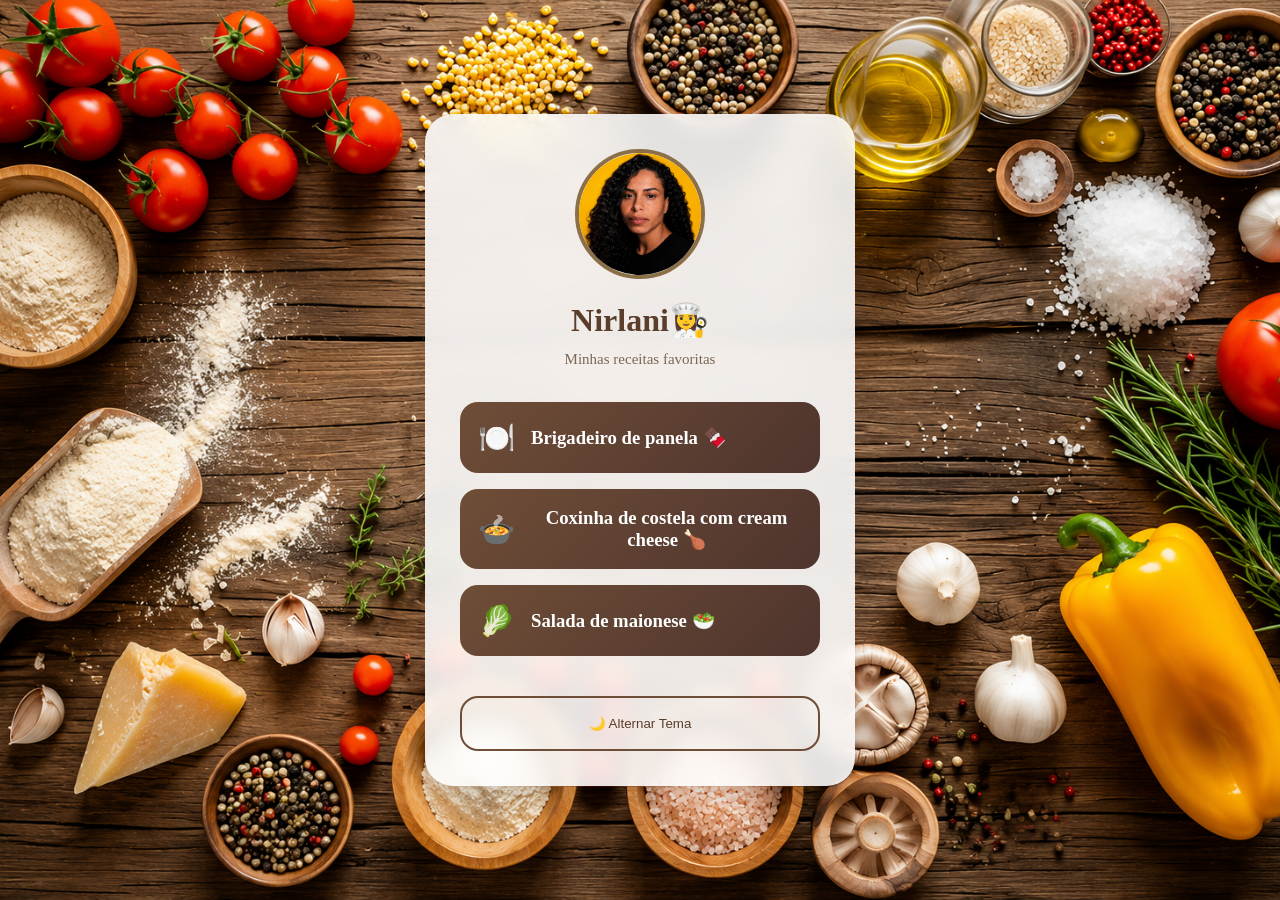
<file: meuprojeto/index.html>
<!DOCTYPE html>
<html lang="pt-BR">
<head>
<meta charset="UTF-8">
<meta name="viewport" content="width=device-width, initial-scale=1.0">
<title> Minhas receitas favoritas </title>

<link rel="stylesheet" href="styles.css">
</head>

<body>

<div class="container text-center">

<img src="profile.avif" alt="Foto" class="avatar">

<h1 class="title">Nirlani👩‍🍳</h1>

<p class="subtitle">
Minhas receitas favoritas
</p>

<div class="links">

<a href="https://www.tudogostoso.com.br/receita/4276-brigadeiro-de-panela.html"target="_blank" class="btn btn-primary">

  <div class="link-content">
   <span class="emoji">🍽️</span>
   <h3>Brigadeiro de panela 🍫</h3>
  </div>

</a>  


<a href="https://www.estadao.com.br/paladar/receita/coxinha-de-costela/"target="_blank"class="btn btn-primary">

 <div class="link-content">
    <span class="emoji">🍲</span>
    <h3>Coxinha de costela com cream cheese 🍗</h3>
 </div>

</a>

<a href="https://www.tudogostoso.com.br/receita/4709-salada-de-maionese.html"target="_blank"class="btn btn-primary">
   
<div class="link-content">
    <span class="emoji">🥬</span>
    <h3>Salada de maionese 🥗</h3>
</div>


</a>


<button class="btn btn-outline" onclick="toggleTheme()">
🌙 Alternar Tema
</button>

</div>

<script src="script.js"></script>

</body>
</html>
</file>
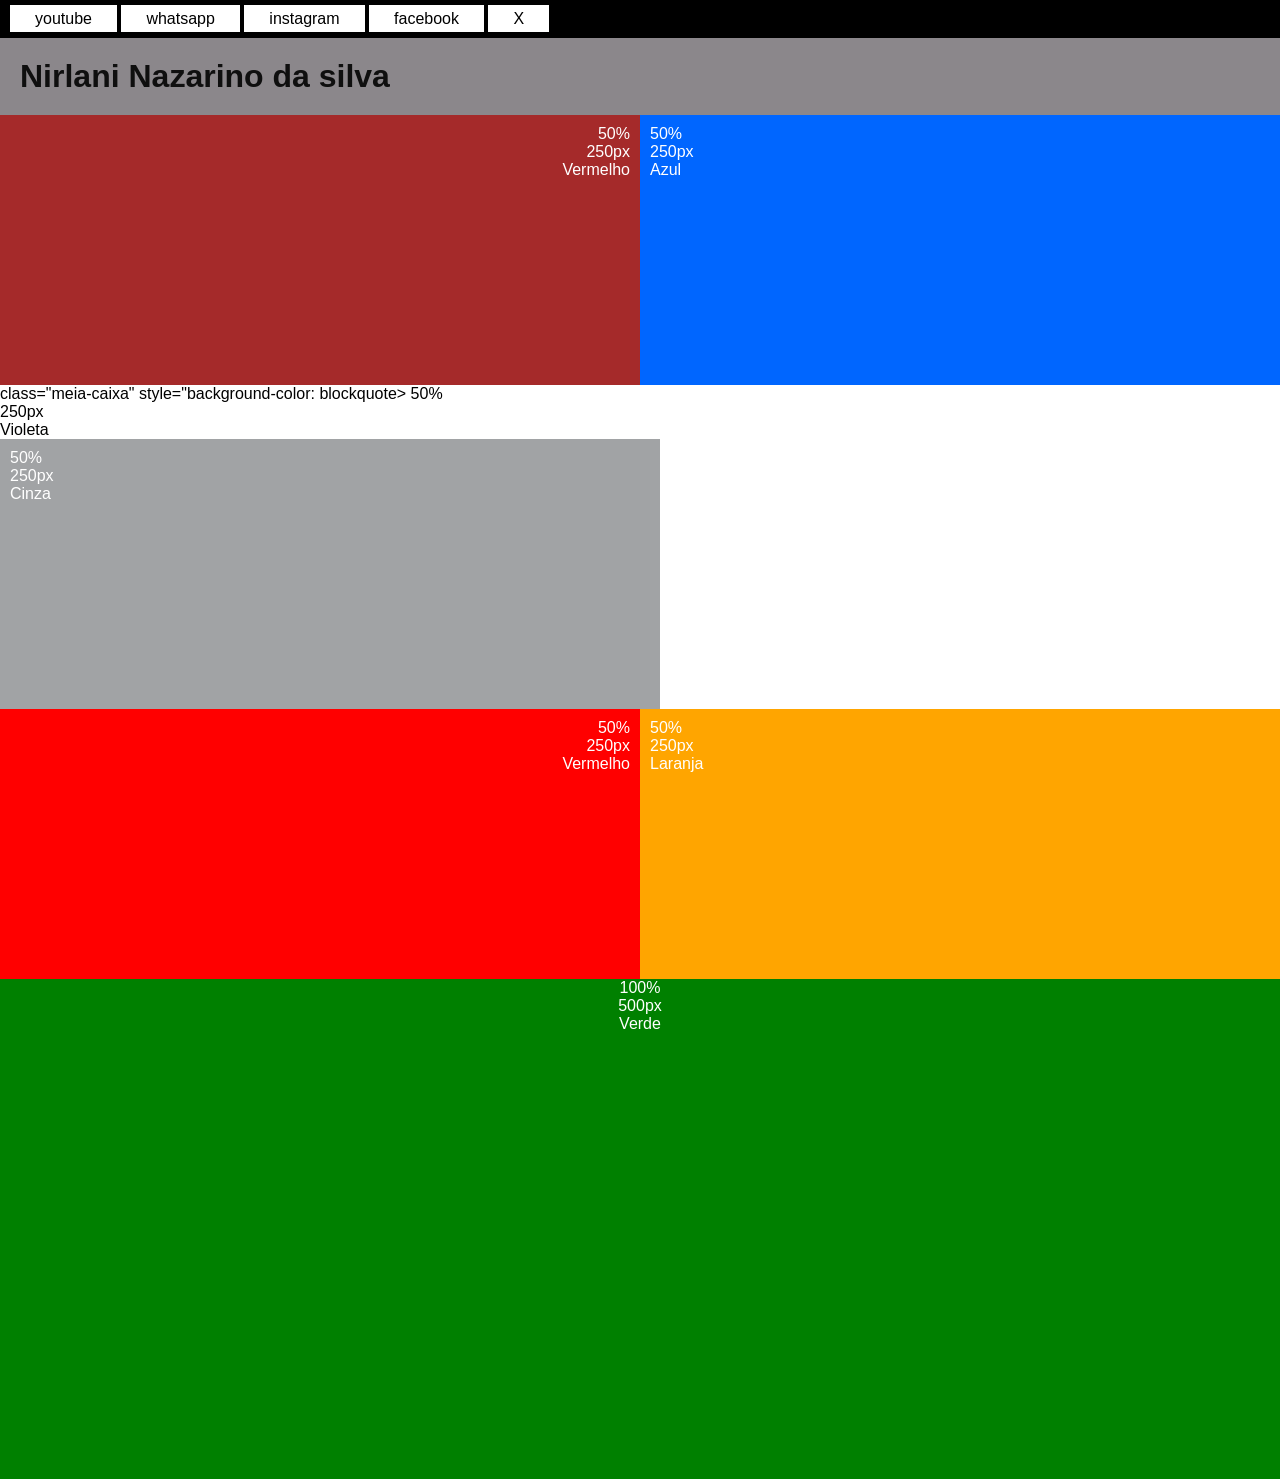
<file: modelo/index.html>
<html lang="en">

<head>
    <meta charset="UTF-8">
    <meta name="viewport" content="width=device-width, initial-scale=1.0">
    <title>Document</title>

    <link rel="stylesheet" href="estilos.css">
</head>

<body>
    <div class="barra-navegacao">
        <a href="https://www.youtube.com/" class="link">youtube</a>
        <a href="https://wa.me/" class="link">whatsapp</a>
        <a href="https://www.instagram.com/" class="link">instagram</a>
        <a href="https://www.facebook.com/?locale=pt_BR" class="link">facebook</a>
        <a href="https://x.com/?lang=pt" class="link">X</a>
    </div>
    <h1>Nirlani Nazarino da silva</h1>

    <div class="wrapper">

        <div class="meia-caixa texto-direita" style="background-color:brown;">
            50%<br>
            250px<br>
            Vermelho 
        </div>
    <div>
    </div class="wrapper">

        <div class="meia-caixa" style="background-color:rgb(0, 102, 255);">
            50%<br>
            250px<br>
            Azul
        </div>
    </div>
    <div class="wrapper">

        </div> class="meia-caixa" style="background-color: blockquote>
            50%<br>
            250px<br>
            Violeta
        </div>
        <div>
        <div class="meia-caixa" style="background-color:rgb(161, 163, 165);">
            50%<br>
            250px<br>
            Cinza
        </div>
    </div>
    <div class="wrapper">

        <div class="meia-caixa texto-direita">
            50%<br>
            250px<br>
            Vermelho
        </div>
        <div class="meia-caixa" style="background-color: orange">
            50%<br>
            250px<br>
            Laranja
        </div>
    </div>


            <div class="caixa-completa texto-centro">
                100%<br>
                500px<br>
                Verde
            </div>
</body>

</html>
</file>
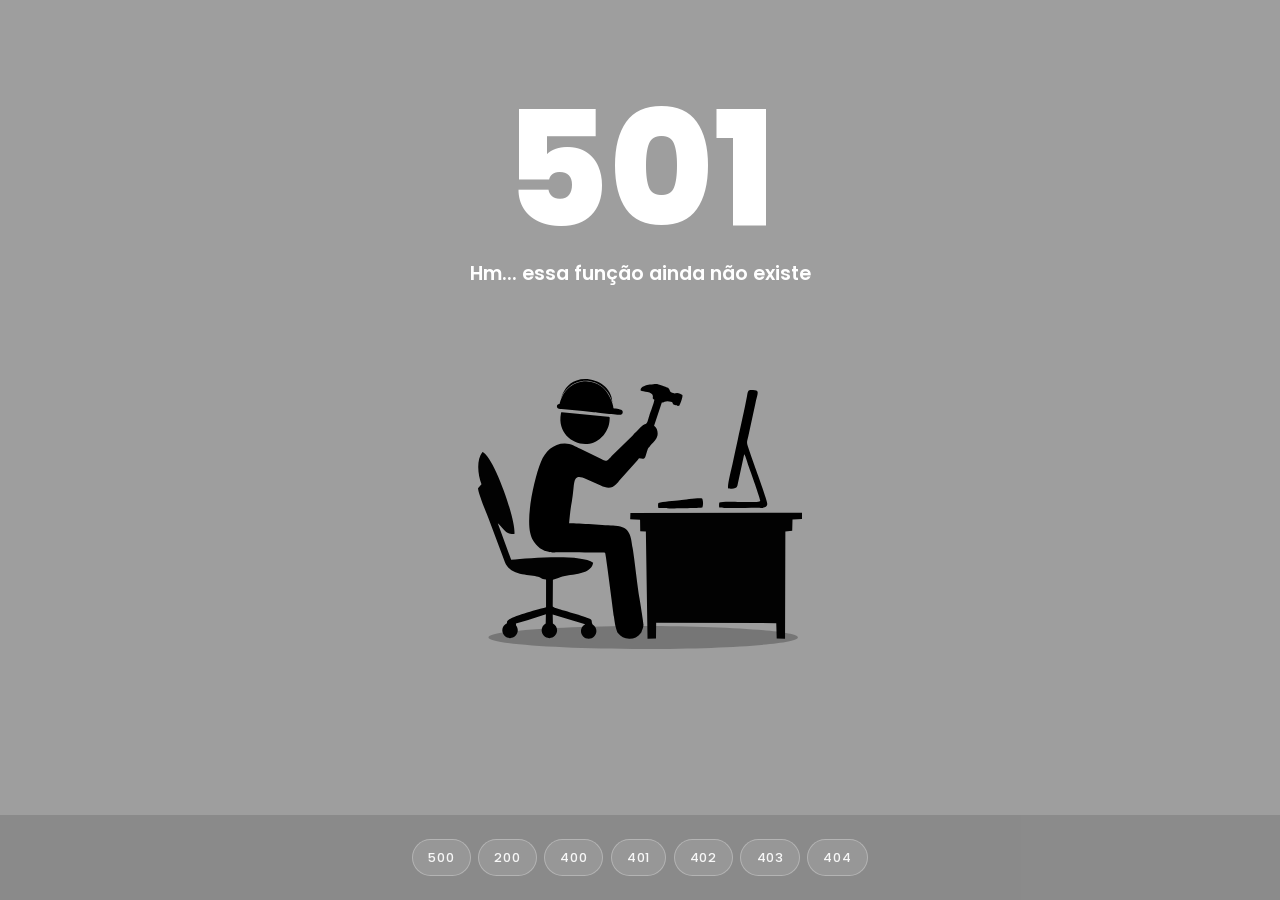
<file: PROVA/index.html>
<html lang="pt-br">
<head>
  <!-- INDEX -->
  <meta name="robots" content="index, follow">
  <meta name="author" content="Isaque Costa">
  <meta http-equiv=" Content-Type" content="text/html; charset=UTF-8">
  <meta name="viewport" content="width=device-width,initial-scale=1,maximum-scale=1,user-scalable=0,viewport-fit=cover">
  <!-- DESCRIPTION -->
  <title>Erro Codes</title>
  <meta content="Erro Codes" property="og:title">
  <meta content="Desenvolvido por Isaque Costa" name="description">
  <meta content="Desenvolvido por Isaque Costa" property="og:description">
  <meta name="Keywords"
    content="ios, android, responsivo, minimalista, design, simples, bonito, isaque.it, isaque costa">
  <!--FAVICONS -->
  <link rel="apple-touch-icon" href="https://cdn.isaque.it/assets/icons/apple-icon-180.png">
  <!-- ASSETS -->
  <link href="https://fonts.googleapis.com/css?family=Open+Sans:400,700%7CPoppins:400,500" rel="stylesheet">
  <link href="custom.css" rel="stylesheet">
</head>

<body>
  <div id="bg-base"></div>
  <div id="bg-ripple"></div>
  <div class="main-area">
    <span>
      <h1 id="codigo">501</h1>
      <h5 id="mensagem">Hm... essa função ainda não existe</h5>
    </span>
    <img id="imagem" src="assets/501.svg">
  </div>
  <div class="barra-navegacao">
    <span class="btn-hover" data-id="500" data-color="#1B75D2" data-message="Eita... o servidor surtou po aqui">500</span>
    <span class="btn-hover" data-id="200" data-color="#33CC66" data-message="Yay! tudo certo, pode seguir">200</span>
    <span class="btn-hover" data-id="400" data-color="#820CCD" data-message="Ih... essarequisição veio torta">400</span>
    <span class="btn-hover" data-id="401" data-color="#F9152A" data-message="Ei! cadê o login?">401</span>
    <span class="btn-hover" data-id="402" data-color="#28A745" data-message="Poxa... a carteira pediu arrego">402</span>
    <span class="btn-hover" data-id="403" data-color="#F9152A" data-message="Calma lá... aqui é àrea VIP">403</span>
    <span class="btn-hover" data-id="404" data-color="#F46701" data-message="Opps... página não encontrada">404</span>
  </div>
  <script src="app.js"></script>
</body>

</html>
</file>
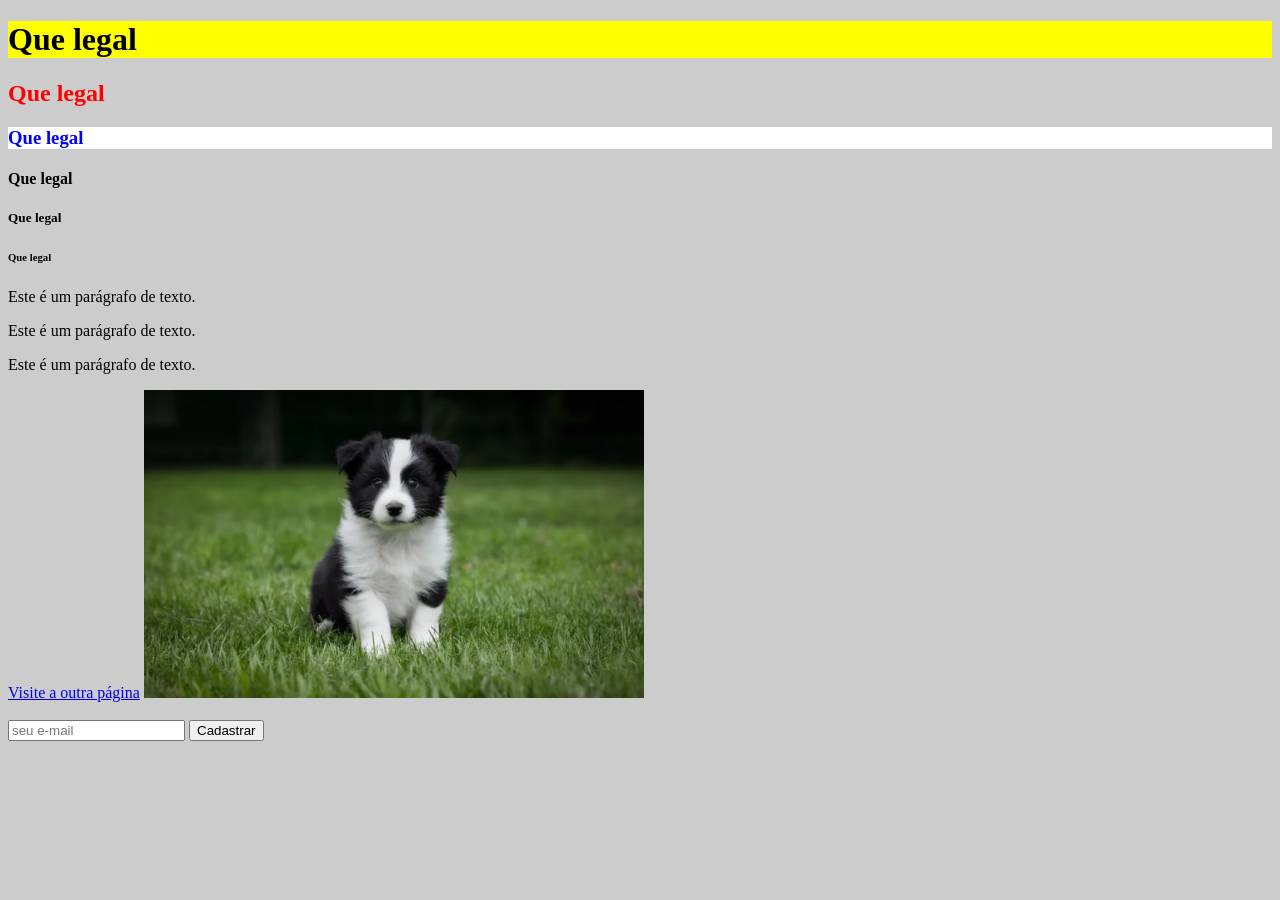
<file: youtube/index.html>
<!DOCTYPE html>
<html lang="en">

<head>
    <meta charset="UTF-8">
    <meta name="viewport" content="width=device-width, initial-scale=1.0">
    <title>Aula de css</title>
    <link rel="stylesheet" href="css/style.css">
    <style>
        body{
            background: #ccc;
        }
            
        h2 {    color:red;
                    
        }
    </style>
</head>

<body>
    <!-- TITULOS DE H1 ATÉ H6-->
      <h1 style= "background: yellow">Que legal</h1>
      <h2>Que legal</h2>
      <h3>Que legal</h3>
      <h4>Que legal</h4>
      <h5>Que legal</h5>
      <h6>Que legal</h6>

    <!-- PARAGRAFOS-->
     <P>Este é um parágrafo de texto.</P>
     <p>Este é um parágrafo de texto.</p>
     <p>Este é um parágrafo de texto.</p>



    <!-- Links-->
     <a href="pagina2.html">Visite a outra página</a>
     

     
    <!-- IMAGENS-->
     <img style="width: 500px;" src="cachorro.avif" alt="Imagem de exemplo">
    
     <br><br>

    <!-- FORMULÁRIOS -->
    <form>
         <input type="email" placeholder="seu e-mail">
         <button>Cadastrar</button>
    </form>
</body>
</htm
</file>
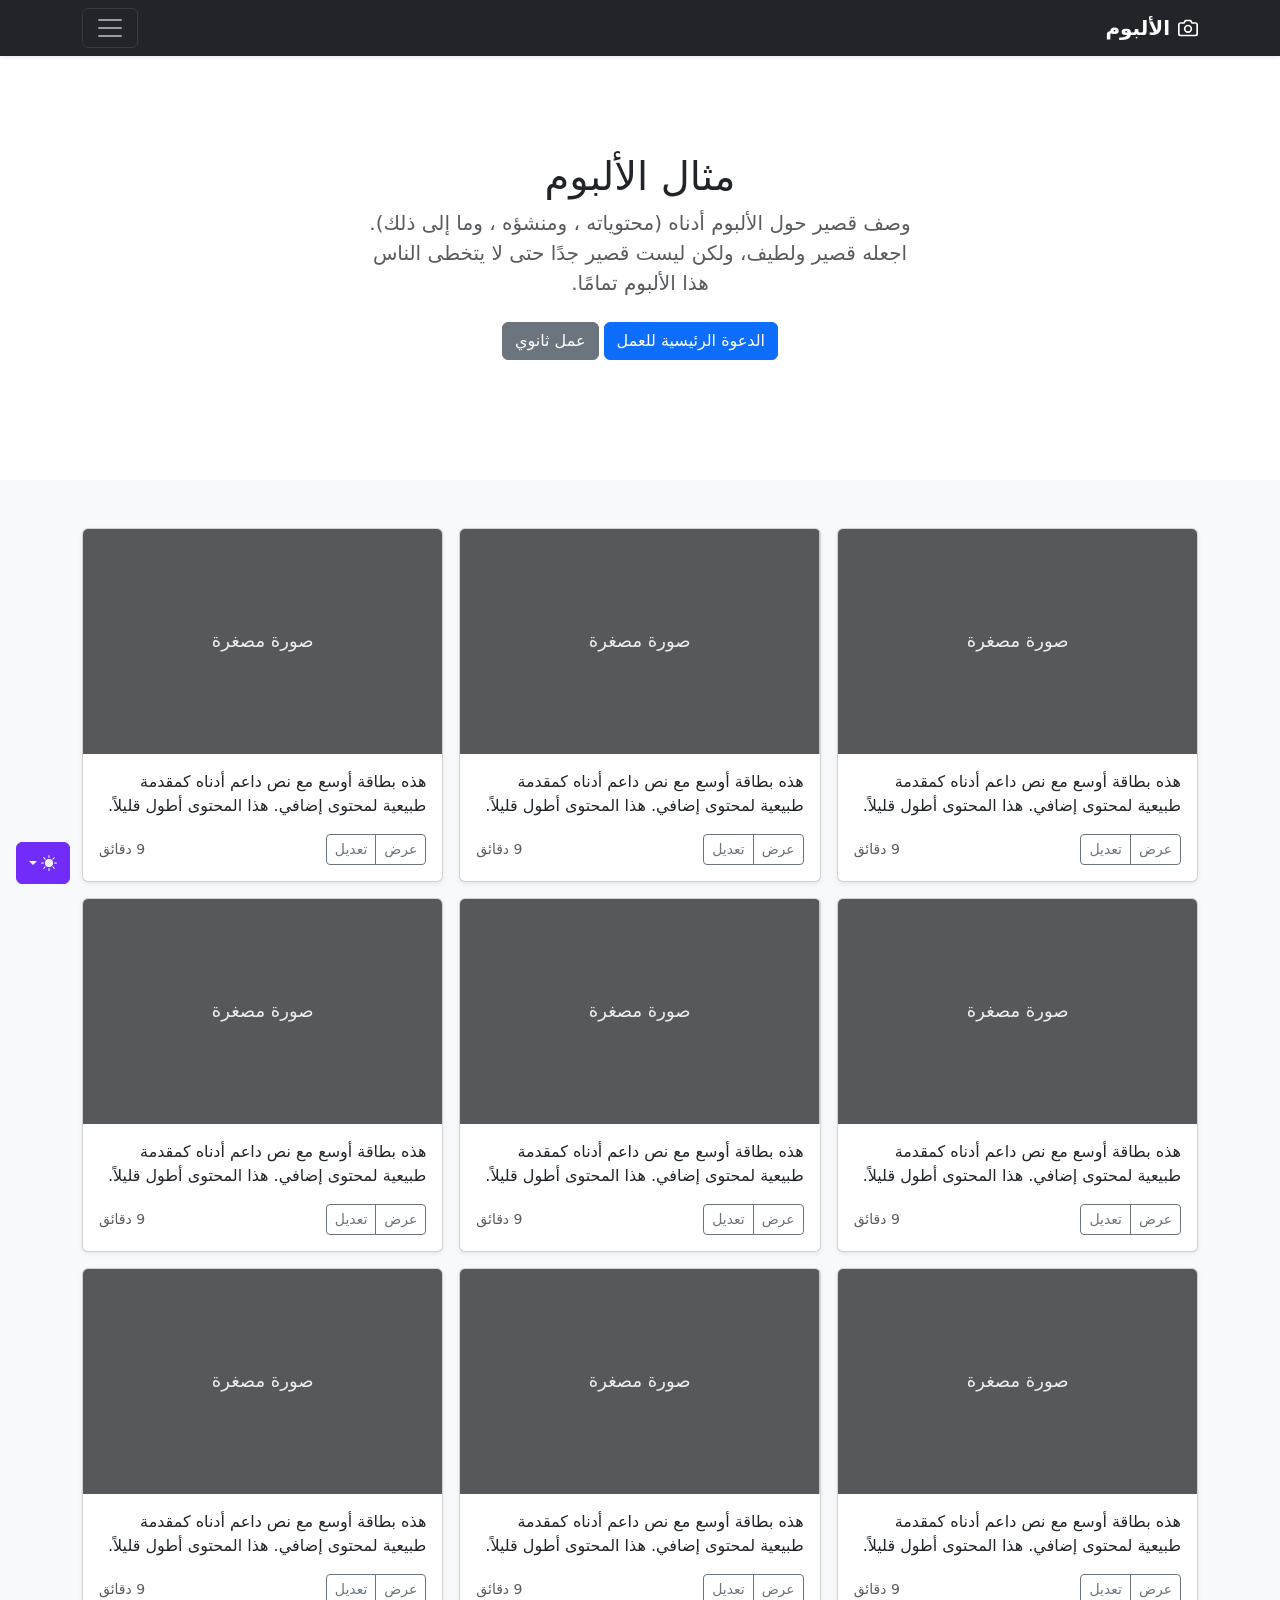
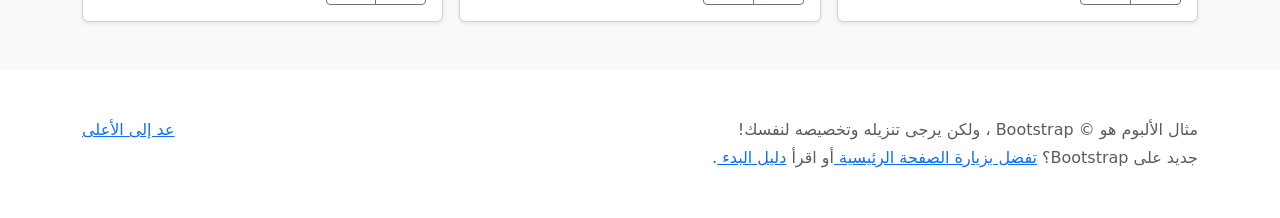
<file: bootstrap/album-rtl/index.html>
<!doctype html>
<html lang="ar" dir="rtl" data-bs-theme="auto">
  <head>
    <meta charset="utf-8" />
    <meta name="viewport" content="width=device-width, initial-scale=1" />
    <meta name="description" content="" />
    <meta
      name="author"
      content="Mark Otto, Jacob Thornton, and Bootstrap contributors"
    />
    <meta name="generator" content="Astro v5.13.2" />
    <title>مثال الألبوم · Bootstrap v5.3</title>
    <link
      rel="canonical"
      href="https://getbootstrap.com/docs/5.3/examples/album-rtl/"
    />
    <script src="../assets/js/color-modes.js"></script>
    <link href="../assets/dist/css/bootstrap.rtl.min.css" rel="stylesheet" />
    <meta name="theme-color" content="#712cf9" />
    <style>
      .bd-placeholder-img {
        font-size: 1.125rem;
        text-anchor: middle;
        -webkit-user-select: none;
        -moz-user-select: none;
        user-select: none;
      }
      @media (min-width: 768px) {
        .bd-placeholder-img-lg {
          font-size: 3.5rem;
        }
      }
      .b-example-divider {
        width: 100%;
        height: 3rem;
        background-color: #0000001a;
        border: solid rgba(0, 0, 0, 0.15);
        border-width: 1px 0;
        box-shadow:
          inset 0 0.5em 1.5em #0000001a,
          inset 0 0.125em 0.5em #00000026;
      }
      .b-example-vr {
        flex-shrink: 0;
        width: 1.5rem;
        height: 100vh;
      }
      .bi {
        vertical-align: -0.125em;
        fill: currentColor;
      }
      .nav-scroller {
        position: relative;
        z-index: 2;
        height: 2.75rem;
        overflow-y: hidden;
      }
      .nav-scroller .nav {
        display: flex;
        flex-wrap: nowrap;
        padding-bottom: 1rem;
        margin-top: -1px;
        overflow-x: auto;
        text-align: center;
        white-space: nowrap;
        -webkit-overflow-scrolling: touch;
      }
      .btn-bd-primary {
        --bd-violet-bg: #712cf9;
        --bd-violet-rgb: 112.520718, 44.062154, 249.437846;
        --bs-btn-font-weight: 600;
        --bs-btn-color: var(--bs-white);
        --bs-btn-bg: var(--bd-violet-bg);
        --bs-btn-border-color: var(--bd-violet-bg);
        --bs-btn-hover-color: var(--bs-white);
        --bs-btn-hover-bg: #6528e0;
        --bs-btn-hover-border-color: #6528e0;
        --bs-btn-focus-shadow-rgb: var(--bd-violet-rgb);
        --bs-btn-active-color: var(--bs-btn-hover-color);
        --bs-btn-active-bg: #5a23c8;
        --bs-btn-active-border-color: #5a23c8;
      }
      .bd-mode-toggle {
        z-index: 1500;
      }
      .bd-mode-toggle .bi {
        width: 1em;
        height: 1em;
      }
      .bd-mode-toggle .dropdown-menu .active .bi {
        display: block !important;
      }
    </style>
  </head>
  <body>
    <svg xmlns="http://www.w3.org/2000/svg" class="d-none">
      <symbol id="check2" viewBox="0 0 16 16">
        <path
          d="M13.854 3.646a.5.5 0 0 1 0 .708l-7 7a.5.5 0 0 1-.708 0l-3.5-3.5a.5.5 0 1 1 .708-.708L6.5 10.293l6.646-6.647a.5.5 0 0 1 .708 0z"
        ></path>
      </symbol>
      <symbol id="circle-half" viewBox="0 0 16 16">
        <path
          d="M8 15A7 7 0 1 0 8 1v14zm0 1A8 8 0 1 1 8 0a8 8 0 0 1 0 16z"
        ></path>
      </symbol>
      <symbol id="moon-stars-fill" viewBox="0 0 16 16">
        <path
          d="M6 .278a.768.768 0 0 1 .08.858 7.208 7.208 0 0 0-.878 3.46c0 4.021 3.278 7.277 7.318 7.277.527 0 1.04-.055 1.533-.16a.787.787 0 0 1 .81.316.733.733 0 0 1-.031.893A8.349 8.349 0 0 1 8.344 16C3.734 16 0 12.286 0 7.71 0 4.266 2.114 1.312 5.124.06A.752.752 0 0 1 6 .278z"
        ></path>
        <path
          d="M10.794 3.148a.217.217 0 0 1 .412 0l.387 1.162c.173.518.579.924 1.097 1.097l1.162.387a.217.217 0 0 1 0 .412l-1.162.387a1.734 1.734 0 0 0-1.097 1.097l-.387 1.162a.217.217 0 0 1-.412 0l-.387-1.162A1.734 1.734 0 0 0 9.31 6.593l-1.162-.387a.217.217 0 0 1 0-.412l1.162-.387a1.734 1.734 0 0 0 1.097-1.097l.387-1.162zM13.863.099a.145.145 0 0 1 .274 0l.258.774c.115.346.386.617.732.732l.774.258a.145.145 0 0 1 0 .274l-.774.258a1.156 1.156 0 0 0-.732.732l-.258.774a.145.145 0 0 1-.274 0l-.258-.774a1.156 1.156 0 0 0-.732-.732l-.774-.258a.145.145 0 0 1 0-.274l.774-.258c.346-.115.617-.386.732-.732L13.863.1z"
        ></path>
      </symbol>
      <symbol id="sun-fill" viewBox="0 0 16 16">
        <path
          d="M8 12a4 4 0 1 0 0-8 4 4 0 0 0 0 8zM8 0a.5.5 0 0 1 .5.5v2a.5.5 0 0 1-1 0v-2A.5.5 0 0 1 8 0zm0 13a.5.5 0 0 1 .5.5v2a.5.5 0 0 1-1 0v-2A.5.5 0 0 1 8 13zm8-5a.5.5 0 0 1-.5.5h-2a.5.5 0 0 1 0-1h2a.5.5 0 0 1 .5.5zM3 8a.5.5 0 0 1-.5.5h-2a.5.5 0 0 1 0-1h2A.5.5 0 0 1 3 8zm10.657-5.657a.5.5 0 0 1 0 .707l-1.414 1.415a.5.5 0 1 1-.707-.708l1.414-1.414a.5.5 0 0 1 .707 0zm-9.193 9.193a.5.5 0 0 1 0 .707L3.05 13.657a.5.5 0 0 1-.707-.707l1.414-1.414a.5.5 0 0 1 .707 0zm9.193 2.121a.5.5 0 0 1-.707 0l-1.414-1.414a.5.5 0 0 1 .707-.707l1.414 1.414a.5.5 0 0 1 0 .707zM4.464 4.465a.5.5 0 0 1-.707 0L2.343 3.05a.5.5 0 1 1 .707-.707l1.414 1.414a.5.5 0 0 1 0 .708z"
        ></path>
      </symbol>
    </svg>
    <div
      class="dropdown position-fixed bottom-0 end-0 mb-3 me-3 bd-mode-toggle"
    >
      <button
        class="btn btn-bd-primary py-2 dropdown-toggle d-flex align-items-center"
        id="bd-theme"
        type="button"
        aria-expanded="false"
        data-bs-toggle="dropdown"
        aria-label="Toggle theme (auto)"
      >
        <svg class="bi my-1 theme-icon-active" aria-hidden="true">
          <use href="#circle-half"></use>
        </svg>
        <span class="visually-hidden" id="bd-theme-text">Toggle theme</span>
      </button>
      <ul
        class="dropdown-menu dropdown-menu-end shadow"
        aria-labelledby="bd-theme-text"
      >
        <li>
          <button
            type="button"
            class="dropdown-item d-flex align-items-center"
            data-bs-theme-value="light"
            aria-pressed="false"
          >
            <svg class="bi me-2 opacity-50" aria-hidden="true">
              <use href="#sun-fill"></use>
            </svg>
            Light
            <svg class="bi ms-auto d-none" aria-hidden="true">
              <use href="#check2"></use>
            </svg>
          </button>
        </li>
        <li>
          <button
            type="button"
            class="dropdown-item d-flex align-items-center"
            data-bs-theme-value="dark"
            aria-pressed="false"
          >
            <svg class="bi me-2 opacity-50" aria-hidden="true">
              <use href="#moon-stars-fill"></use>
            </svg>
            Dark
            <svg class="bi ms-auto d-none" aria-hidden="true">
              <use href="#check2"></use>
            </svg>
          </button>
        </li>
        <li>
          <button
            type="button"
            class="dropdown-item d-flex align-items-center active"
            data-bs-theme-value="auto"
            aria-pressed="true"
          >
            <svg class="bi me-2 opacity-50" aria-hidden="true">
              <use href="#circle-half"></use>
            </svg>
            Auto
            <svg class="bi ms-auto d-none" aria-hidden="true">
              <use href="#check2"></use>
            </svg>
          </button>
        </li>
      </ul>
    </div>
    <header data-bs-theme="dark">
      <div class="collapse text-bg-dark" id="navbarHeader">
        <div class="container">
          <div class="row">
            <div class="col-sm-8 col-md-7 py-4">
              <h4>حول</h4>
              <p class="text-body-secondary">
                أضف بعض المعلومات حول الألبوم، المؤلف، أو أي سياق خلفية آخر.
                اجعلها بضع جمل حتى يتمكن الزوار من التقاط بعض التلميحات المفيدة.
                ثم اربطها ببعض مواقع التواصل الاجتماعي أو معلومات الاتصال.
              </p>
            </div>
            <div class="col-sm-4 offset-md-1 py-4">
              <h4>تواصل معي</h4>
              <ul class="list-unstyled">
                <li><a href="#" class="text-white">تابعني على تويتر</a></li>
                <li>
                  <a href="#" class="text-white">شاركني الإعجاب في فيسبوك</a>
                </li>
                <li>
                  <a href="#" class="text-white"
                    >راسلني على البريد الإلكتروني</a
                  >
                </li>
              </ul>
            </div>
          </div>
        </div>
      </div>
      <div class="navbar navbar-dark bg-dark shadow-sm">
        <div class="container">
          <a href="#" class="navbar-brand d-flex align-items-center">
            <svg
              xmlns="http://www.w3.org/2000/svg"
              width="20"
              height="20"
              fill="none"
              stroke="currentColor"
              stroke-linecap="round"
              stroke-linejoin="round"
              stroke-width="2"
              aria-hidden="true"
              class="me-2"
              viewBox="0 0 24 24"
            >
              <path
                d="M23 19a2 2 0 0 1-2 2H3a2 2 0 0 1-2-2V8a2 2 0 0 1 2-2h4l2-3h6l2 3h4a2 2 0 0 1 2 2z"
              ></path>
              <circle cx="12" cy="13" r="4"></circle>
            </svg>
            <strong>الألبوم</strong>
          </a>
          <button
            class="navbar-toggler"
            type="button"
            data-bs-toggle="collapse"
            data-bs-target="#navbarHeader"
            aria-controls="navbarHeader"
            aria-expanded="false"
            aria-label="تبديل التنقل"
          >
            <span class="navbar-toggler-icon"></span>
          </button>
        </div>
      </div>
    </header>
    <main>
      <section class="py-5 text-center container">
        <div class="row py-lg-5">
          <div class="col-lg-6 col-md-8 mx-auto">
            <h1 class="fw-light">مثال الألبوم</h1>
            <p class="lead text-body-secondary">
              وصف قصير حول الألبوم أدناه (محتوياته ، ومنشؤه ، وما إلى ذلك).
              اجعله قصير ولطيف، ولكن ليست قصير جدًا حتى لا يتخطى الناس هذا
              الألبوم تمامًا.
            </p>
            <p>
              <a href="#" class="btn btn-primary my-2">الدعوة الرئيسية للعمل</a>
              <a href="#" class="btn btn-secondary my-2">عمل ثانوي</a>
            </p>
          </div>
        </div>
      </section>
      <div class="album py-5 bg-body-tertiary">
        <div class="container">
          <div class="row row-cols-1 row-cols-sm-2 row-cols-md-3 g-3">
            <div class="col">
              <div class="card shadow-sm">
                <svg
                  aria-label="Placeholder: صورة مصغرة"
                  class="bd-placeholder-img card-img-top"
                  height="225"
                  preserveAspectRatio="xMidYMid slice"
                  role="img"
                  width="100%"
                  xmlns="http://www.w3.org/2000/svg"
                >
                  <title>Placeholder</title>
                  <rect width="100%" height="100%" fill="#55595c"></rect>
                  <text x="50%" y="50%" fill="#eceeef" dy=".3em">
                    صورة مصغرة
                  </text>
                </svg>
                <div class="card-body">
                  <p class="card-text">
                    هذه بطاقة أوسع مع نص داعم أدناه كمقدمة طبيعية لمحتوى إضافي.
                    هذا المحتوى أطول قليلاً.
                  </p>
                  <div
                    class="d-flex justify-content-between align-items-center"
                  >
                    <div class="btn-group">
                      <button
                        type="button"
                        class="btn btn-sm btn-outline-secondary"
                      >
                        عرض
                      </button>
                      <button
                        type="button"
                        class="btn btn-sm btn-outline-secondary"
                      >
                        تعديل
                      </button>
                    </div>
                    <small class="text-body-secondary">9 دقائق</small>
                  </div>
                </div>
              </div>
            </div>
            <div class="col">
              <div class="card shadow-sm">
                <svg
                  aria-label="Placeholder: صورة مصغرة"
                  class="bd-placeholder-img card-img-top"
                  height="225"
                  preserveAspectRatio="xMidYMid slice"
                  role="img"
                  width="100%"
                  xmlns="http://www.w3.org/2000/svg"
                >
                  <title>Placeholder</title>
                  <rect width="100%" height="100%" fill="#55595c"></rect>
                  <text x="50%" y="50%" fill="#eceeef" dy=".3em">
                    صورة مصغرة
                  </text>
                </svg>
                <div class="card-body">
                  <p class="card-text">
                    هذه بطاقة أوسع مع نص داعم أدناه كمقدمة طبيعية لمحتوى إضافي.
                    هذا المحتوى أطول قليلاً.
                  </p>
                  <div
                    class="d-flex justify-content-between align-items-center"
                  >
                    <div class="btn-group">
                      <button
                        type="button"
                        class="btn btn-sm btn-outline-secondary"
                      >
                        عرض
                      </button>
                      <button
                        type="button"
                        class="btn btn-sm btn-outline-secondary"
                      >
                        تعديل
                      </button>
                    </div>
                    <small class="text-body-secondary">9 دقائق</small>
                  </div>
                </div>
              </div>
            </div>
            <div class="col">
              <div class="card shadow-sm">
                <svg
                  aria-label="Placeholder: صورة مصغرة"
                  class="bd-placeholder-img card-img-top"
                  height="225"
                  preserveAspectRatio="xMidYMid slice"
                  role="img"
                  width="100%"
                  xmlns="http://www.w3.org/2000/svg"
                >
                  <title>Placeholder</title>
                  <rect width="100%" height="100%" fill="#55595c"></rect>
                  <text x="50%" y="50%" fill="#eceeef" dy=".3em">
                    صورة مصغرة
                  </text>
                </svg>
                <div class="card-body">
                  <p class="card-text">
                    هذه بطاقة أوسع مع نص داعم أدناه كمقدمة طبيعية لمحتوى إضافي.
                    هذا المحتوى أطول قليلاً.
                  </p>
                  <div
                    class="d-flex justify-content-between align-items-center"
                  >
                    <div class="btn-group">
                      <button
                        type="button"
                        class="btn btn-sm btn-outline-secondary"
                      >
                        عرض
                      </button>
                      <button
                        type="button"
                        class="btn btn-sm btn-outline-secondary"
                      >
                        تعديل
                      </button>
                    </div>
                    <small class="text-body-secondary">9 دقائق</small>
                  </div>
                </div>
              </div>
            </div>
            <div class="col">
              <div class="card shadow-sm">
                <svg
                  aria-label="Placeholder: صورة مصغرة"
                  class="bd-placeholder-img card-img-top"
                  height="225"
                  preserveAspectRatio="xMidYMid slice"
                  role="img"
                  width="100%"
                  xmlns="http://www.w3.org/2000/svg"
                >
                  <title>Placeholder</title>
                  <rect width="100%" height="100%" fill="#55595c"></rect>
                  <text x="50%" y="50%" fill="#eceeef" dy=".3em">
                    صورة مصغرة
                  </text>
                </svg>
                <div class="card-body">
                  <p class="card-text">
                    هذه بطاقة أوسع مع نص داعم أدناه كمقدمة طبيعية لمحتوى إضافي.
                    هذا المحتوى أطول قليلاً.
                  </p>
                  <div
                    class="d-flex justify-content-between align-items-center"
                  >
                    <div class="btn-group">
                      <button
                        type="button"
                        class="btn btn-sm btn-outline-secondary"
                      >
                        عرض
                      </button>
                      <button
                        type="button"
                        class="btn btn-sm btn-outline-secondary"
                      >
                        تعديل
                      </button>
                    </div>
                    <small class="text-body-secondary">9 دقائق</small>
                  </div>
                </div>
              </div>
            </div>
            <div class="col">
              <div class="card shadow-sm">
                <svg
                  aria-label="Placeholder: صورة مصغرة"
                  class="bd-placeholder-img card-img-top"
                  height="225"
                  preserveAspectRatio="xMidYMid slice"
                  role="img"
                  width="100%"
                  xmlns="http://www.w3.org/2000/svg"
                >
                  <title>Placeholder</title>
                  <rect width="100%" height="100%" fill="#55595c"></rect>
                  <text x="50%" y="50%" fill="#eceeef" dy=".3em">
                    صورة مصغرة
                  </text>
                </svg>
                <div class="card-body">
                  <p class="card-text">
                    هذه بطاقة أوسع مع نص داعم أدناه كمقدمة طبيعية لمحتوى إضافي.
                    هذا المحتوى أطول قليلاً.
                  </p>
                  <div
                    class="d-flex justify-content-between align-items-center"
                  >
                    <div class="btn-group">
                      <button
                        type="button"
                        class="btn btn-sm btn-outline-secondary"
                      >
                        عرض
                      </button>
                      <button
                        type="button"
                        class="btn btn-sm btn-outline-secondary"
                      >
                        تعديل
                      </button>
                    </div>
                    <small class="text-body-secondary">9 دقائق</small>
                  </div>
                </div>
              </div>
            </div>
            <div class="col">
              <div class="card shadow-sm">
                <svg
                  aria-label="Placeholder: صورة مصغرة"
                  class="bd-placeholder-img card-img-top"
                  height="225"
                  preserveAspectRatio="xMidYMid slice"
                  role="img"
                  width="100%"
                  xmlns="http://www.w3.org/2000/svg"
                >
                  <title>Placeholder</title>
                  <rect width="100%" height="100%" fill="#55595c"></rect>
                  <text x="50%" y="50%" fill="#eceeef" dy=".3em">
                    صورة مصغرة
                  </text>
                </svg>
                <div class="card-body">
                  <p class="card-text">
                    هذه بطاقة أوسع مع نص داعم أدناه كمقدمة طبيعية لمحتوى إضافي.
                    هذا المحتوى أطول قليلاً.
                  </p>
                  <div
                    class="d-flex justify-content-between align-items-center"
                  >
                    <div class="btn-group">
                      <button
                        type="button"
                        class="btn btn-sm btn-outline-secondary"
                      >
                        عرض
                      </button>
                      <button
                        type="button"
                        class="btn btn-sm btn-outline-secondary"
                      >
                        تعديل
                      </button>
                    </div>
                    <small class="text-body-secondary">9 دقائق</small>
                  </div>
                </div>
              </div>
            </div>
            <div class="col">
              <div class="card shadow-sm">
                <svg
                  aria-label="Placeholder: صورة مصغرة"
                  class="bd-placeholder-img card-img-top"
                  height="225"
                  preserveAspectRatio="xMidYMid slice"
                  role="img"
                  width="100%"
                  xmlns="http://www.w3.org/2000/svg"
                >
                  <title>Placeholder</title>
                  <rect width="100%" height="100%" fill="#55595c"></rect>
                  <text x="50%" y="50%" fill="#eceeef" dy=".3em">
                    صورة مصغرة
                  </text>
                </svg>
                <div class="card-body">
                  <p class="card-text">
                    هذه بطاقة أوسع مع نص داعم أدناه كمقدمة طبيعية لمحتوى إضافي.
                    هذا المحتوى أطول قليلاً.
                  </p>
                  <div
                    class="d-flex justify-content-between align-items-center"
                  >
                    <div class="btn-group">
                      <button
                        type="button"
                        class="btn btn-sm btn-outline-secondary"
                      >
                        عرض
                      </button>
                      <button
                        type="button"
                        class="btn btn-sm btn-outline-secondary"
                      >
                        تعديل
                      </button>
                    </div>
                    <small class="text-body-secondary">9 دقائق</small>
                  </div>
                </div>
              </div>
            </div>
            <div class="col">
              <div class="card shadow-sm">
                <svg
                  aria-label="Placeholder: صورة مصغرة"
                  class="bd-placeholder-img card-img-top"
                  height="225"
                  preserveAspectRatio="xMidYMid slice"
                  role="img"
                  width="100%"
                  xmlns="http://www.w3.org/2000/svg"
                >
                  <title>Placeholder</title>
                  <rect width="100%" height="100%" fill="#55595c"></rect>
                  <text x="50%" y="50%" fill="#eceeef" dy=".3em">
                    صورة مصغرة
                  </text>
                </svg>
                <div class="card-body">
                  <p class="card-text">
                    هذه بطاقة أوسع مع نص داعم أدناه كمقدمة طبيعية لمحتوى إضافي.
                    هذا المحتوى أطول قليلاً.
                  </p>
                  <div
                    class="d-flex justify-content-between align-items-center"
                  >
                    <div class="btn-group">
                      <button
                        type="button"
                        class="btn btn-sm btn-outline-secondary"
                      >
                        عرض
                      </button>
                      <button
                        type="button"
                        class="btn btn-sm btn-outline-secondary"
                      >
                        تعديل
                      </button>
                    </div>
                    <small class="text-body-secondary">9 دقائق</small>
                  </div>
                </div>
              </div>
            </div>
            <div class="col">
              <div class="card shadow-sm">
                <svg
                  aria-label="Placeholder: صورة مصغرة"
                  class="bd-placeholder-img card-img-top"
                  height="225"
                  preserveAspectRatio="xMidYMid slice"
                  role="img"
                  width="100%"
                  xmlns="http://www.w3.org/2000/svg"
                >
                  <title>Placeholder</title>
                  <rect width="100%" height="100%" fill="#55595c"></rect>
                  <text x="50%" y="50%" fill="#eceeef" dy=".3em">
                    صورة مصغرة
                  </text>
                </svg>
                <div class="card-body">
                  <p class="card-text">
                    هذه بطاقة أوسع مع نص داعم أدناه كمقدمة طبيعية لمحتوى إضافي.
                    هذا المحتوى أطول قليلاً.
                  </p>
                  <div
                    class="d-flex justify-content-between align-items-center"
                  >
                    <div class="btn-group">
                      <button
                        type="button"
                        class="btn btn-sm btn-outline-secondary"
                      >
                        عرض
                      </button>
                      <button
                        type="button"
                        class="btn btn-sm btn-outline-secondary"
                      >
                        تعديل
                      </button>
                    </div>
                    <small class="text-body-secondary">9 دقائق</small>
                  </div>
                </div>
              </div>
            </div>
          </div>
        </div>
      </div>
    </main>
    <footer class="text-body-secondary py-5">
      <div class="container">
        <p class="float-end mb-1"><a href="#">عد إلى الأعلى</a></p>
        <p class="mb-1">
          مثال الألبوم هو © Bootstrap ، ولكن يرجى تنزيله وتخصيصه لنفسك!
        </p>
        <p class="mb-0">
          جديد على Bootstrap؟ <a href="/"> تفضل بزيارة الصفحة الرئيسية </a> أو
          اقرأ <a href="../getting-started/introduction"> دليل البدء </a>.
        </p>
      </div>
    </footer>
    <script
      src="../assets/dist/js/bootstrap.bundle.min.js"
      class="astro-vvvwv3sm"
    ></script>
  </body>
</html>
</file>
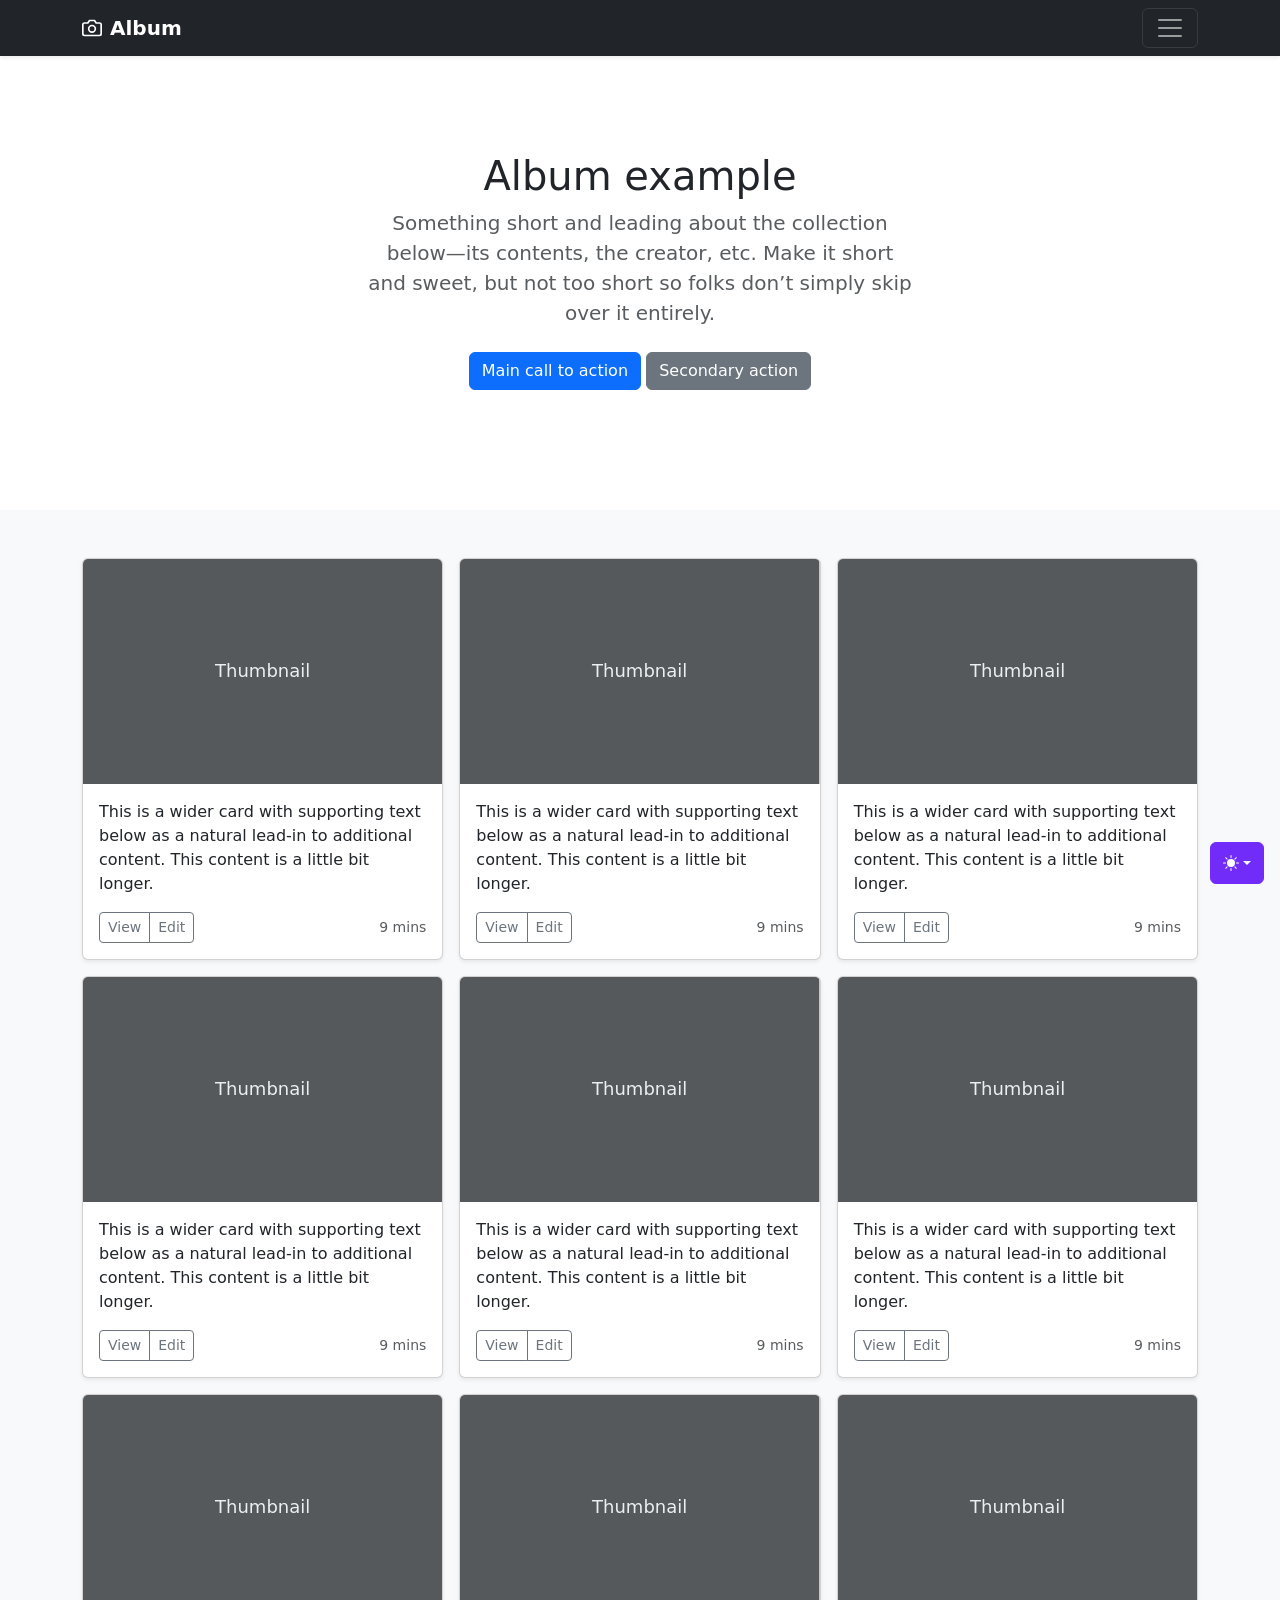
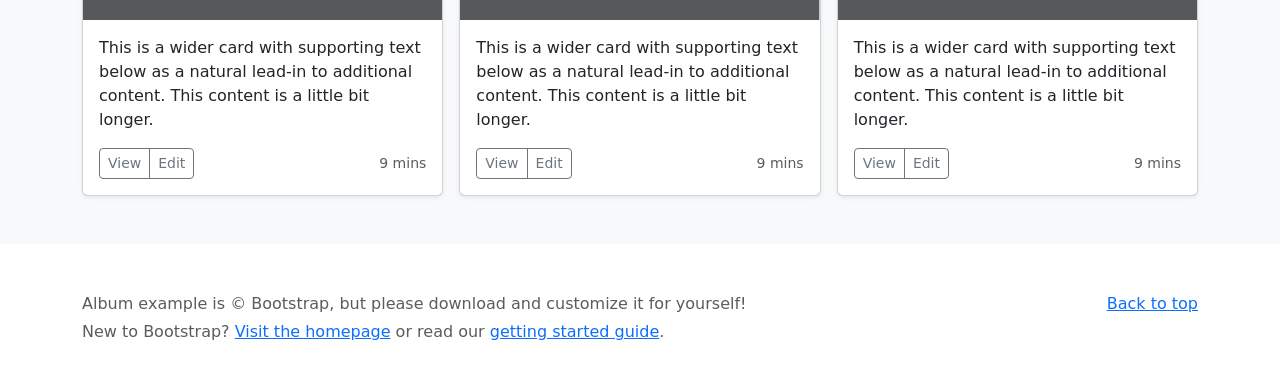
<file: bootstrap/album/index.html>
<!doctype html>
<html lang="en" data-bs-theme="auto">
  <head>
    <meta charset="utf-8" />
    <meta name="viewport" content="width=device-width, initial-scale=1" />
    <meta name="description" content="" />
    <meta
      name="author"
      content="Mark Otto, Jacob Thornton, and Bootstrap contributors"
    />
    <meta name="generator" content="Astro v5.13.2" />
    <title>Album example · Bootstrap v5.3</title>
    <link
      rel="canonical"
      href="https://getbootstrap.com/docs/5.3/examples/album/"
    />
    <script src="../assets/js/color-modes.js"></script>
    <link href="../assets/dist/css/bootstrap.min.css" rel="stylesheet" />
    <meta name="theme-color" content="#712cf9" />
    <style>
      .bd-placeholder-img {
        font-size: 1.125rem;
        text-anchor: middle;
        -webkit-user-select: none;
        -moz-user-select: none;
        user-select: none;
      }
      @media (min-width: 768px) {
        .bd-placeholder-img-lg {
          font-size: 3.5rem;
        }
      }
      .b-example-divider {
        width: 100%;
        height: 3rem;
        background-color: #0000001a;
        border: solid rgba(0, 0, 0, 0.15);
        border-width: 1px 0;
        box-shadow:
          inset 0 0.5em 1.5em #0000001a,
          inset 0 0.125em 0.5em #00000026;
      }
      .b-example-vr {
        flex-shrink: 0;
        width: 1.5rem;
        height: 100vh;
      }
      .bi {
        vertical-align: -0.125em;
        fill: currentColor;
      }
      .nav-scroller {
        position: relative;
        z-index: 2;
        height: 2.75rem;
        overflow-y: hidden;
      }
      .nav-scroller .nav {
        display: flex;
        flex-wrap: nowrap;
        padding-bottom: 1rem;
        margin-top: -1px;
        overflow-x: auto;
        text-align: center;
        white-space: nowrap;
        -webkit-overflow-scrolling: touch;
      }
      .btn-bd-primary {
        --bd-violet-bg: #712cf9;
        --bd-violet-rgb: 112.520718, 44.062154, 249.437846;
        --bs-btn-font-weight: 600;
        --bs-btn-color: var(--bs-white);
        --bs-btn-bg: var(--bd-violet-bg);
        --bs-btn-border-color: var(--bd-violet-bg);
        --bs-btn-hover-color: var(--bs-white);
        --bs-btn-hover-bg: #6528e0;
        --bs-btn-hover-border-color: #6528e0;
        --bs-btn-focus-shadow-rgb: var(--bd-violet-rgb);
        --bs-btn-active-color: var(--bs-btn-hover-color);
        --bs-btn-active-bg: #5a23c8;
        --bs-btn-active-border-color: #5a23c8;
      }
      .bd-mode-toggle {
        z-index: 1500;
      }
      .bd-mode-toggle .bi {
        width: 1em;
        height: 1em;
      }
      .bd-mode-toggle .dropdown-menu .active .bi {
        display: block !important;
      }
    </style>
  </head>
  <body>
    <svg xmlns="http://www.w3.org/2000/svg" class="d-none">
      <symbol id="check2" viewBox="0 0 16 16">
        <path
          d="M13.854 3.646a.5.5 0 0 1 0 .708l-7 7a.5.5 0 0 1-.708 0l-3.5-3.5a.5.5 0 1 1 .708-.708L6.5 10.293l6.646-6.647a.5.5 0 0 1 .708 0z"
        ></path>
      </symbol>
      <symbol id="circle-half" viewBox="0 0 16 16">
        <path
          d="M8 15A7 7 0 1 0 8 1v14zm0 1A8 8 0 1 1 8 0a8 8 0 0 1 0 16z"
        ></path>
      </symbol>
      <symbol id="moon-stars-fill" viewBox="0 0 16 16">
        <path
          d="M6 .278a.768.768 0 0 1 .08.858 7.208 7.208 0 0 0-.878 3.46c0 4.021 3.278 7.277 7.318 7.277.527 0 1.04-.055 1.533-.16a.787.787 0 0 1 .81.316.733.733 0 0 1-.031.893A8.349 8.349 0 0 1 8.344 16C3.734 16 0 12.286 0 7.71 0 4.266 2.114 1.312 5.124.06A.752.752 0 0 1 6 .278z"
        ></path>
        <path
          d="M10.794 3.148a.217.217 0 0 1 .412 0l.387 1.162c.173.518.579.924 1.097 1.097l1.162.387a.217.217 0 0 1 0 .412l-1.162.387a1.734 1.734 0 0 0-1.097 1.097l-.387 1.162a.217.217 0 0 1-.412 0l-.387-1.162A1.734 1.734 0 0 0 9.31 6.593l-1.162-.387a.217.217 0 0 1 0-.412l1.162-.387a1.734 1.734 0 0 0 1.097-1.097l.387-1.162zM13.863.099a.145.145 0 0 1 .274 0l.258.774c.115.346.386.617.732.732l.774.258a.145.145 0 0 1 0 .274l-.774.258a1.156 1.156 0 0 0-.732.732l-.258.774a.145.145 0 0 1-.274 0l-.258-.774a1.156 1.156 0 0 0-.732-.732l-.774-.258a.145.145 0 0 1 0-.274l.774-.258c.346-.115.617-.386.732-.732L13.863.1z"
        ></path>
      </symbol>
      <symbol id="sun-fill" viewBox="0 0 16 16">
        <path
          d="M8 12a4 4 0 1 0 0-8 4 4 0 0 0 0 8zM8 0a.5.5 0 0 1 .5.5v2a.5.5 0 0 1-1 0v-2A.5.5 0 0 1 8 0zm0 13a.5.5 0 0 1 .5.5v2a.5.5 0 0 1-1 0v-2A.5.5 0 0 1 8 13zm8-5a.5.5 0 0 1-.5.5h-2a.5.5 0 0 1 0-1h2a.5.5 0 0 1 .5.5zM3 8a.5.5 0 0 1-.5.5h-2a.5.5 0 0 1 0-1h2A.5.5 0 0 1 3 8zm10.657-5.657a.5.5 0 0 1 0 .707l-1.414 1.415a.5.5 0 1 1-.707-.708l1.414-1.414a.5.5 0 0 1 .707 0zm-9.193 9.193a.5.5 0 0 1 0 .707L3.05 13.657a.5.5 0 0 1-.707-.707l1.414-1.414a.5.5 0 0 1 .707 0zm9.193 2.121a.5.5 0 0 1-.707 0l-1.414-1.414a.5.5 0 0 1 .707-.707l1.414 1.414a.5.5 0 0 1 0 .707zM4.464 4.465a.5.5 0 0 1-.707 0L2.343 3.05a.5.5 0 1 1 .707-.707l1.414 1.414a.5.5 0 0 1 0 .708z"
        ></path>
      </symbol>
    </svg>
    <div
      class="dropdown position-fixed bottom-0 end-0 mb-3 me-3 bd-mode-toggle"
    >
      <button
        class="btn btn-bd-primary py-2 dropdown-toggle d-flex align-items-center"
        id="bd-theme"
        type="button"
        aria-expanded="false"
        data-bs-toggle="dropdown"
        aria-label="Toggle theme (auto)"
      >
        <svg class="bi my-1 theme-icon-active" aria-hidden="true">
          <use href="#circle-half"></use>
        </svg>
        <span class="visually-hidden" id="bd-theme-text">Toggle theme</span>
      </button>
      <ul
        class="dropdown-menu dropdown-menu-end shadow"
        aria-labelledby="bd-theme-text"
      >
        <li>
          <button
            type="button"
            class="dropdown-item d-flex align-items-center"
            data-bs-theme-value="light"
            aria-pressed="false"
          >
            <svg class="bi me-2 opacity-50" aria-hidden="true">
              <use href="#sun-fill"></use>
            </svg>
            Light
            <svg class="bi ms-auto d-none" aria-hidden="true">
              <use href="#check2"></use>
            </svg>
          </button>
        </li>
        <li>
          <button
            type="button"
            class="dropdown-item d-flex align-items-center"
            data-bs-theme-value="dark"
            aria-pressed="false"
          >
            <svg class="bi me-2 opacity-50" aria-hidden="true">
              <use href="#moon-stars-fill"></use>
            </svg>
            Dark
            <svg class="bi ms-auto d-none" aria-hidden="true">
              <use href="#check2"></use>
            </svg>
          </button>
        </li>
        <li>
          <button
            type="button"
            class="dropdown-item d-flex align-items-center active"
            data-bs-theme-value="auto"
            aria-pressed="true"
          >
            <svg class="bi me-2 opacity-50" aria-hidden="true">
              <use href="#circle-half"></use>
            </svg>
            Auto
            <svg class="bi ms-auto d-none" aria-hidden="true">
              <use href="#check2"></use>
            </svg>
          </button>
        </li>
      </ul>
    </div>
    <header data-bs-theme="dark">
      <div class="collapse text-bg-dark" id="navbarHeader">
        <div class="container">
          <div class="row">
            <div class="col-sm-8 col-md-7 py-4">
              <h4>About</h4>
              <p class="text-body-secondary">
                Add some information about the album below, the author, or any
                other background context. Make it a few sentences long so folks
                can pick up some informative tidbits. Then, link them off to
                some social networking sites or contact information.
              </p>
            </div>
            <div class="col-sm-4 offset-md-1 py-4">
              <h4>Contact</h4>
              <ul class="list-unstyled">
                <li><a href="#" class="text-white">Follow on X</a></li>
                <li><a href="#" class="text-white">Like on Facebook</a></li>
                <li><a href="#" class="text-white">Email me</a></li>
              </ul>
            </div>
          </div>
        </div>
      </div>
      <div class="navbar navbar-dark bg-dark shadow-sm">
        <div class="container">
          <a href="#" class="navbar-brand d-flex align-items-center">
            <svg
              xmlns="http://www.w3.org/2000/svg"
              width="20"
              height="20"
              fill="none"
              stroke="currentColor"
              stroke-linecap="round"
              stroke-linejoin="round"
              stroke-width="2"
              aria-hidden="true"
              class="me-2"
              viewBox="0 0 24 24"
            >
              <path
                d="M23 19a2 2 0 0 1-2 2H3a2 2 0 0 1-2-2V8a2 2 0 0 1 2-2h4l2-3h6l2 3h4a2 2 0 0 1 2 2z"
              ></path>
              <circle cx="12" cy="13" r="4"></circle>
            </svg>
            <strong>Album</strong>
          </a>
          <button
            class="navbar-toggler"
            type="button"
            data-bs-toggle="collapse"
            data-bs-target="#navbarHeader"
            aria-controls="navbarHeader"
            aria-expanded="false"
            aria-label="Toggle navigation"
          >
            <span class="navbar-toggler-icon"></span>
          </button>
        </div>
      </div>
    </header>
    <main>
      <section class="py-5 text-center container">
        <div class="row py-lg-5">
          <div class="col-lg-6 col-md-8 mx-auto">
            <h1 class="fw-light">Album example</h1>
            <p class="lead text-body-secondary">
              Something short and leading about the collection below—its
              contents, the creator, etc. Make it short and sweet, but not too
              short so folks don’t simply skip over it entirely.
            </p>
            <p>
              <a href="#" class="btn btn-primary my-2">Main call to action</a>
              <a href="#" class="btn btn-secondary my-2">Secondary action</a>
            </p>
          </div>
        </div>
      </section>
      <div class="album py-5 bg-body-tertiary">
        <div class="container">
          <div class="row row-cols-1 row-cols-sm-2 row-cols-md-3 g-3">
            <div class="col">
              <div class="card shadow-sm">
                <svg
                  aria-label="Placeholder: Thumbnail"
                  class="bd-placeholder-img card-img-top"
                  height="225"
                  preserveAspectRatio="xMidYMid slice"
                  role="img"
                  width="100%"
                  xmlns="http://www.w3.org/2000/svg"
                >
                  <title>Placeholder</title>
                  <rect width="100%" height="100%" fill="#55595c"></rect>
                  <text x="50%" y="50%" fill="#eceeef" dy=".3em">
                    Thumbnail
                  </text>
                </svg>
                <div class="card-body">
                  <p class="card-text">
                    This is a wider card with supporting text below as a natural
                    lead-in to additional content. This content is a little bit
                    longer.
                  </p>
                  <div
                    class="d-flex justify-content-between align-items-center"
                  >
                    <div class="btn-group">
                      <button
                        type="button"
                        class="btn btn-sm btn-outline-secondary"
                      >
                        View
                      </button>
                      <button
                        type="button"
                        class="btn btn-sm btn-outline-secondary"
                      >
                        Edit
                      </button>
                    </div>
                    <small class="text-body-secondary">9 mins</small>
                  </div>
                </div>
              </div>
            </div>
            <div class="col">
              <div class="card shadow-sm">
                <svg
                  aria-label="Placeholder: Thumbnail"
                  class="bd-placeholder-img card-img-top"
                  height="225"
                  preserveAspectRatio="xMidYMid slice"
                  role="img"
                  width="100%"
                  xmlns="http://www.w3.org/2000/svg"
                >
                  <title>Placeholder</title>
                  <rect width="100%" height="100%" fill="#55595c"></rect>
                  <text x="50%" y="50%" fill="#eceeef" dy=".3em">
                    Thumbnail
                  </text>
                </svg>
                <div class="card-body">
                  <p class="card-text">
                    This is a wider card with supporting text below as a natural
                    lead-in to additional content. This content is a little bit
                    longer.
                  </p>
                  <div
                    class="d-flex justify-content-between align-items-center"
                  >
                    <div class="btn-group">
                      <button
                        type="button"
                        class="btn btn-sm btn-outline-secondary"
                      >
                        View
                      </button>
                      <button
                        type="button"
                        class="btn btn-sm btn-outline-secondary"
                      >
                        Edit
                      </button>
                    </div>
                    <small class="text-body-secondary">9 mins</small>
                  </div>
                </div>
              </div>
            </div>
            <div class="col">
              <div class="card shadow-sm">
                <svg
                  aria-label="Placeholder: Thumbnail"
                  class="bd-placeholder-img card-img-top"
                  height="225"
                  preserveAspectRatio="xMidYMid slice"
                  role="img"
                  width="100%"
                  xmlns="http://www.w3.org/2000/svg"
                >
                  <title>Placeholder</title>
                  <rect width="100%" height="100%" fill="#55595c"></rect>
                  <text x="50%" y="50%" fill="#eceeef" dy=".3em">
                    Thumbnail
                  </text>
                </svg>
                <div class="card-body">
                  <p class="card-text">
                    This is a wider card with supporting text below as a natural
                    lead-in to additional content. This content is a little bit
                    longer.
                  </p>
                  <div
                    class="d-flex justify-content-between align-items-center"
                  >
                    <div class="btn-group">
                      <button
                        type="button"
                        class="btn btn-sm btn-outline-secondary"
                      >
                        View
                      </button>
                      <button
                        type="button"
                        class="btn btn-sm btn-outline-secondary"
                      >
                        Edit
                      </button>
                    </div>
                    <small class="text-body-secondary">9 mins</small>
                  </div>
                </div>
              </div>
            </div>
            <div class="col">
              <div class="card shadow-sm">
                <svg
                  aria-label="Placeholder: Thumbnail"
                  class="bd-placeholder-img card-img-top"
                  height="225"
                  preserveAspectRatio="xMidYMid slice"
                  role="img"
                  width="100%"
                  xmlns="http://www.w3.org/2000/svg"
                >
                  <title>Placeholder</title>
                  <rect width="100%" height="100%" fill="#55595c"></rect>
                  <text x="50%" y="50%" fill="#eceeef" dy=".3em">
                    Thumbnail
                  </text>
                </svg>
                <div class="card-body">
                  <p class="card-text">
                    This is a wider card with supporting text below as a natural
                    lead-in to additional content. This content is a little bit
                    longer.
                  </p>
                  <div
                    class="d-flex justify-content-between align-items-center"
                  >
                    <div class="btn-group">
                      <button
                        type="button"
                        class="btn btn-sm btn-outline-secondary"
                      >
                        View
                      </button>
                      <button
                        type="button"
                        class="btn btn-sm btn-outline-secondary"
                      >
                        Edit
                      </button>
                    </div>
                    <small class="text-body-secondary">9 mins</small>
                  </div>
                </div>
              </div>
            </div>
            <div class="col">
              <div class="card shadow-sm">
                <svg
                  aria-label="Placeholder: Thumbnail"
                  class="bd-placeholder-img card-img-top"
                  height="225"
                  preserveAspectRatio="xMidYMid slice"
                  role="img"
                  width="100%"
                  xmlns="http://www.w3.org/2000/svg"
                >
                  <title>Placeholder</title>
                  <rect width="100%" height="100%" fill="#55595c"></rect>
                  <text x="50%" y="50%" fill="#eceeef" dy=".3em">
                    Thumbnail
                  </text>
                </svg>
                <div class="card-body">
                  <p class="card-text">
                    This is a wider card with supporting text below as a natural
                    lead-in to additional content. This content is a little bit
                    longer.
                  </p>
                  <div
                    class="d-flex justify-content-between align-items-center"
                  >
                    <div class="btn-group">
                      <button
                        type="button"
                        class="btn btn-sm btn-outline-secondary"
                      >
                        View
                      </button>
                      <button
                        type="button"
                        class="btn btn-sm btn-outline-secondary"
                      >
                        Edit
                      </button>
                    </div>
                    <small class="text-body-secondary">9 mins</small>
                  </div>
                </div>
              </div>
            </div>
            <div class="col">
              <div class="card shadow-sm">
                <svg
                  aria-label="Placeholder: Thumbnail"
                  class="bd-placeholder-img card-img-top"
                  height="225"
                  preserveAspectRatio="xMidYMid slice"
                  role="img"
                  width="100%"
                  xmlns="http://www.w3.org/2000/svg"
                >
                  <title>Placeholder</title>
                  <rect width="100%" height="100%" fill="#55595c"></rect>
                  <text x="50%" y="50%" fill="#eceeef" dy=".3em">
                    Thumbnail
                  </text>
                </svg>
                <div class="card-body">
                  <p class="card-text">
                    This is a wider card with supporting text below as a natural
                    lead-in to additional content. This content is a little bit
                    longer.
                  </p>
                  <div
                    class="d-flex justify-content-between align-items-center"
                  >
                    <div class="btn-group">
                      <button
                        type="button"
                        class="btn btn-sm btn-outline-secondary"
                      >
                        View
                      </button>
                      <button
                        type="button"
                        class="btn btn-sm btn-outline-secondary"
                      >
                        Edit
                      </button>
                    </div>
                    <small class="text-body-secondary">9 mins</small>
                  </div>
                </div>
              </div>
            </div>
            <div class="col">
              <div class="card shadow-sm">
                <svg
                  aria-label="Placeholder: Thumbnail"
                  class="bd-placeholder-img card-img-top"
                  height="225"
                  preserveAspectRatio="xMidYMid slice"
                  role="img"
                  width="100%"
                  xmlns="http://www.w3.org/2000/svg"
                >
                  <title>Placeholder</title>
                  <rect width="100%" height="100%" fill="#55595c"></rect>
                  <text x="50%" y="50%" fill="#eceeef" dy=".3em">
                    Thumbnail
                  </text>
                </svg>
                <div class="card-body">
                  <p class="card-text">
                    This is a wider card with supporting text below as a natural
                    lead-in to additional content. This content is a little bit
                    longer.
                  </p>
                  <div
                    class="d-flex justify-content-between align-items-center"
                  >
                    <div class="btn-group">
                      <button
                        type="button"
                        class="btn btn-sm btn-outline-secondary"
                      >
                        View
                      </button>
                      <button
                        type="button"
                        class="btn btn-sm btn-outline-secondary"
                      >
                        Edit
                      </button>
                    </div>
                    <small class="text-body-secondary">9 mins</small>
                  </div>
                </div>
              </div>
            </div>
            <div class="col">
              <div class="card shadow-sm">
                <svg
                  aria-label="Placeholder: Thumbnail"
                  class="bd-placeholder-img card-img-top"
                  height="225"
                  preserveAspectRatio="xMidYMid slice"
                  role="img"
                  width="100%"
                  xmlns="http://www.w3.org/2000/svg"
                >
                  <title>Placeholder</title>
                  <rect width="100%" height="100%" fill="#55595c"></rect>
                  <text x="50%" y="50%" fill="#eceeef" dy=".3em">
                    Thumbnail
                  </text>
                </svg>
                <div class="card-body">
                  <p class="card-text">
                    This is a wider card with supporting text below as a natural
                    lead-in to additional content. This content is a little bit
                    longer.
                  </p>
                  <div
                    class="d-flex justify-content-between align-items-center"
                  >
                    <div class="btn-group">
                      <button
                        type="button"
                        class="btn btn-sm btn-outline-secondary"
                      >
                        View
                      </button>
                      <button
                        type="button"
                        class="btn btn-sm btn-outline-secondary"
                      >
                        Edit
                      </button>
                    </div>
                    <small class="text-body-secondary">9 mins</small>
                  </div>
                </div>
              </div>
            </div>
            <div class="col">
              <div class="card shadow-sm">
                <svg
                  aria-label="Placeholder: Thumbnail"
                  class="bd-placeholder-img card-img-top"
                  height="225"
                  preserveAspectRatio="xMidYMid slice"
                  role="img"
                  width="100%"
                  xmlns="http://www.w3.org/2000/svg"
                >
                  <title>Placeholder</title>
                  <rect width="100%" height="100%" fill="#55595c"></rect>
                  <text x="50%" y="50%" fill="#eceeef" dy=".3em">
                    Thumbnail
                  </text>
                </svg>
                <div class="card-body">
                  <p class="card-text">
                    This is a wider card with supporting text below as a natural
                    lead-in to additional content. This content is a little bit
                    longer.
                  </p>
                  <div
                    class="d-flex justify-content-between align-items-center"
                  >
                    <div class="btn-group">
                      <button
                        type="button"
                        class="btn btn-sm btn-outline-secondary"
                      >
                        View
                      </button>
                      <button
                        type="button"
                        class="btn btn-sm btn-outline-secondary"
                      >
                        Edit
                      </button>
                    </div>
                    <small class="text-body-secondary">9 mins</small>
                  </div>
                </div>
              </div>
            </div>
          </div>
        </div>
      </div>
    </main>
    <footer class="text-body-secondary py-5">
      <div class="container">
        <p class="float-end mb-1"><a href="#">Back to top</a></p>
        <p class="mb-1">
          Album example is &copy; Bootstrap, but please download and customize
          it for yourself!
        </p>
        <p class="mb-0">
          New to Bootstrap? <a href="/">Visit the homepage</a> or read our
          <a href="../getting-started/introduction">getting started guide</a>.
        </p>
      </div>
    </footer>
    <script
      src="../assets/dist/js/bootstrap.bundle.min.js"
      class="astro-vvvwv3sm"
    ></script>
  </body>
</html>
</file>
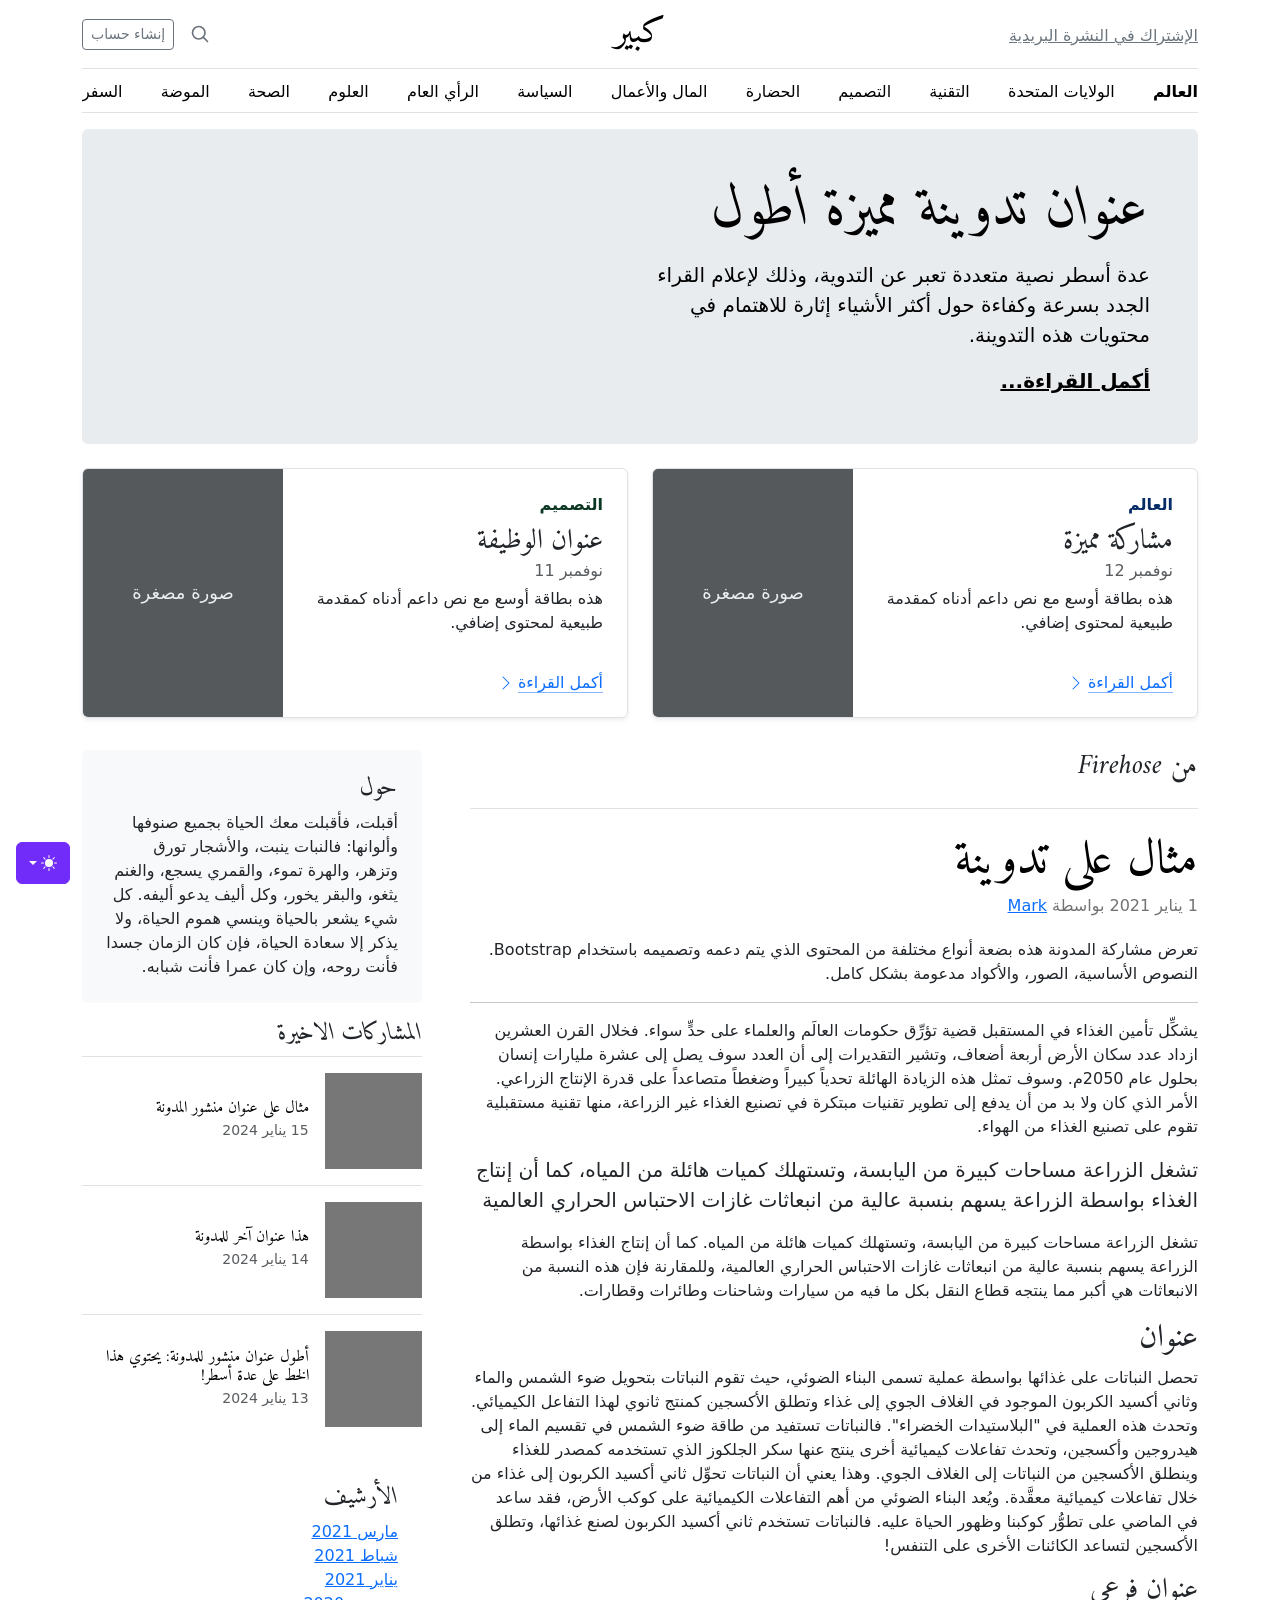
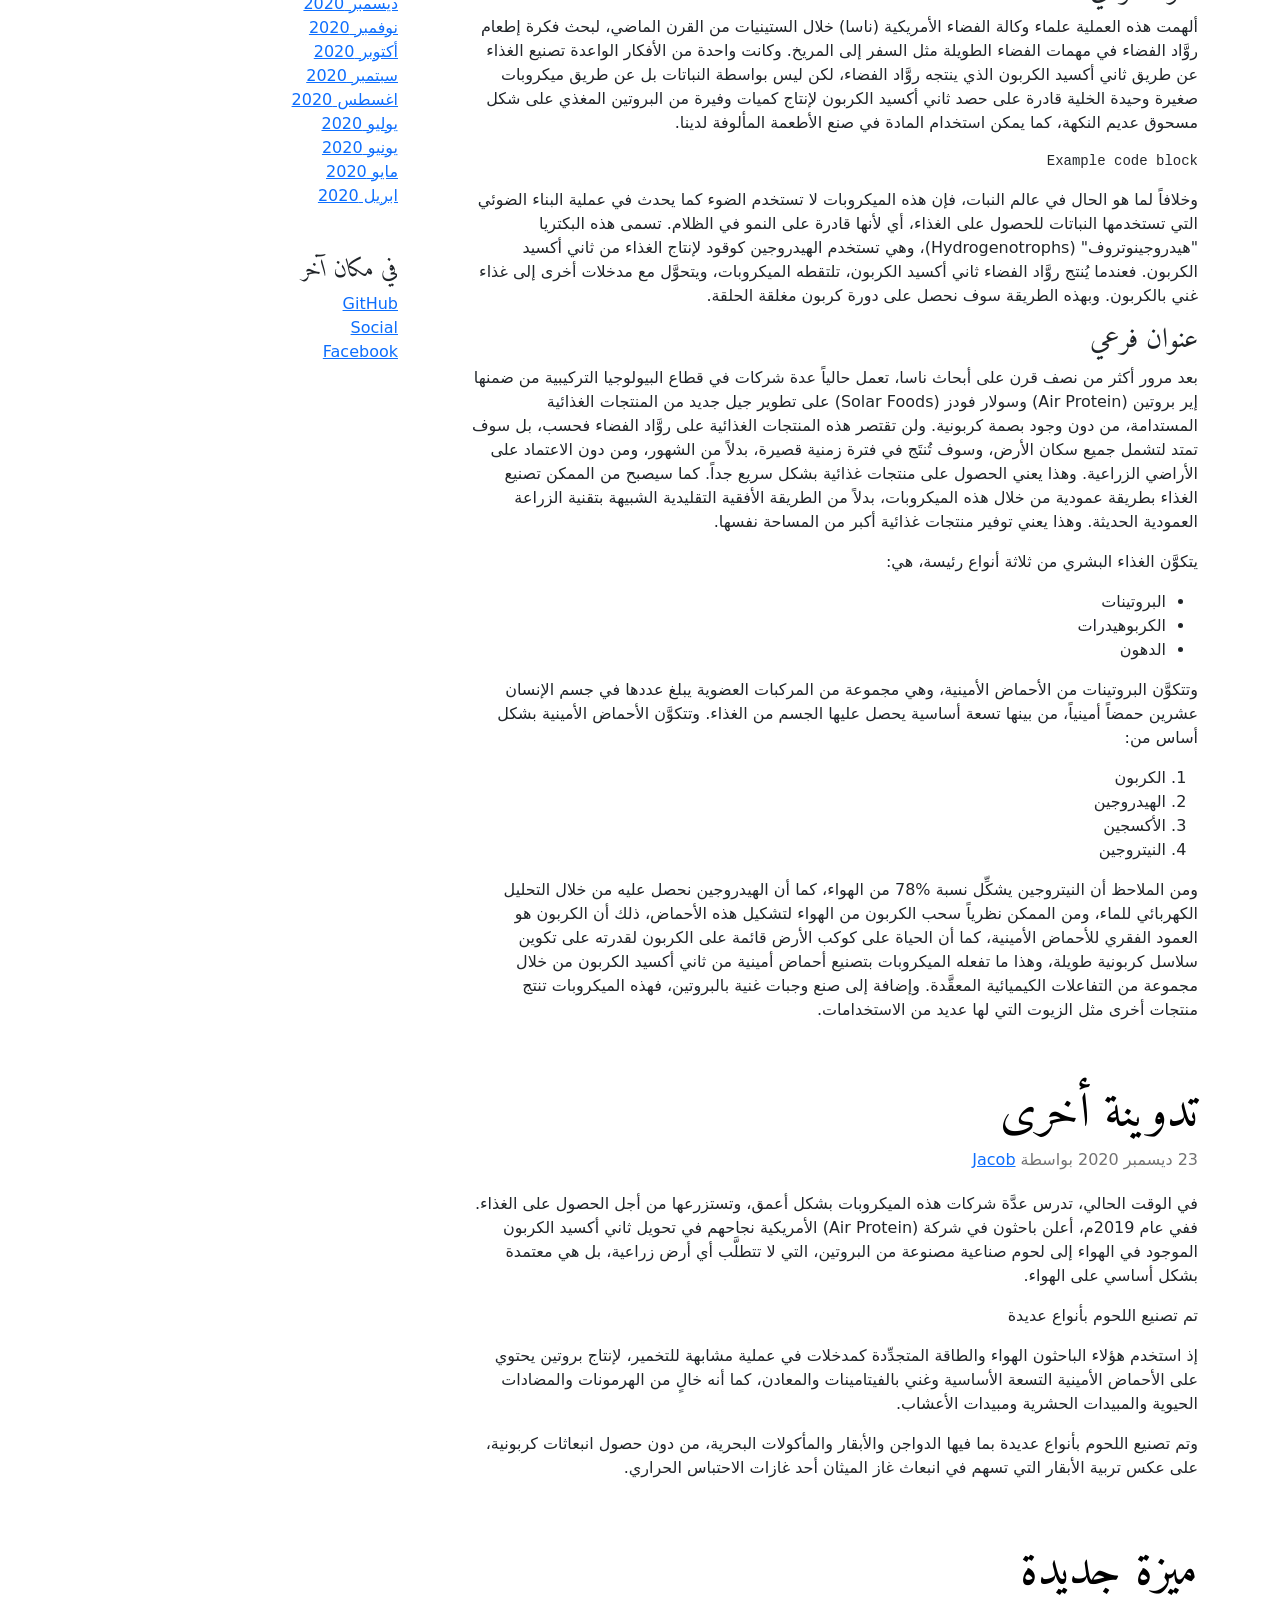
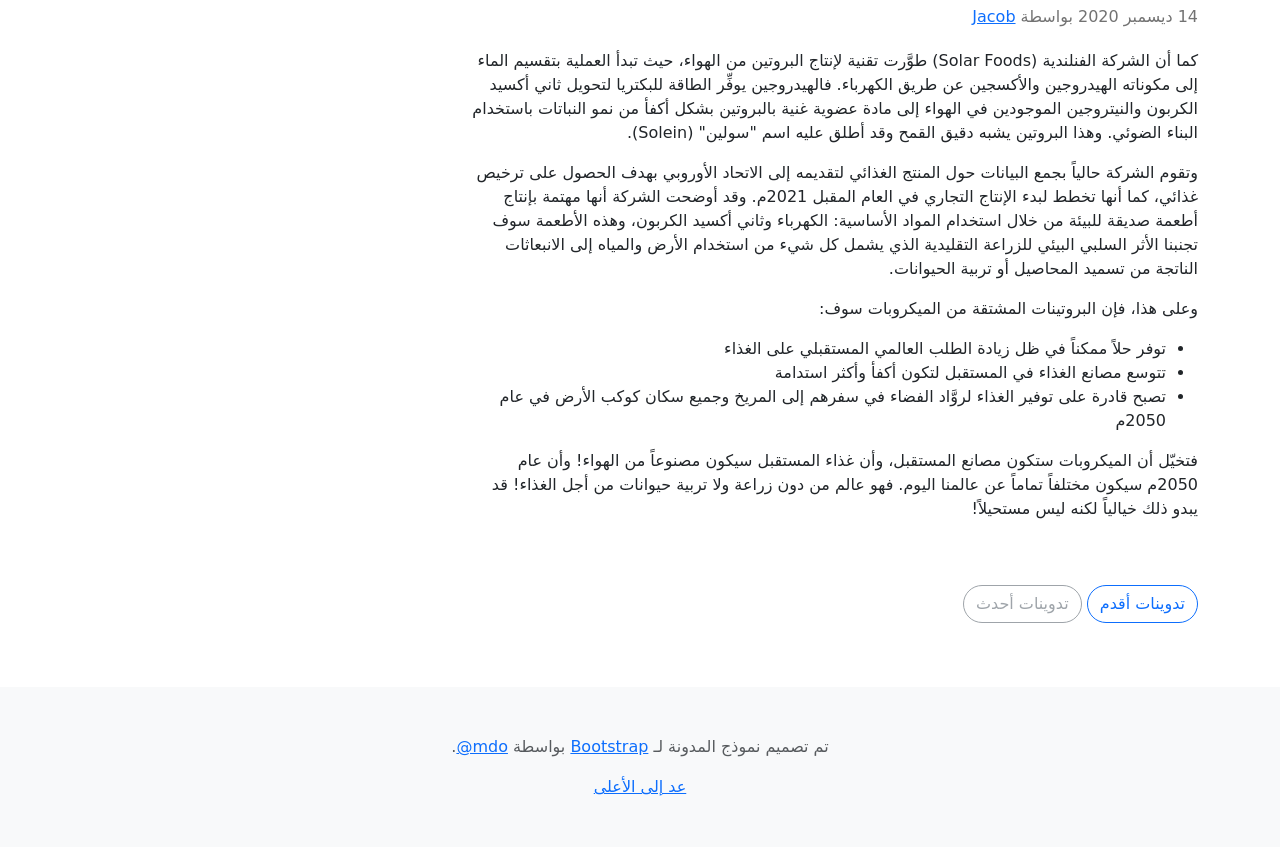
<file: bootstrap/blog-rtl/index.html>
<!doctype html>
<html lang="ar" dir="rtl" data-bs-theme="auto">
  <head>
    <meta charset="utf-8" />
    <meta name="viewport" content="width=device-width, initial-scale=1" />
    <meta name="description" content="" />
    <meta
      name="author"
      content="Mark Otto, Jacob Thornton, and Bootstrap contributors"
    />
    <meta name="generator" content="Astro v5.13.2" />
    <title>قالب المدونة · Bootstrap v5.3</title>
    <link
      rel="canonical"
      href="https://getbootstrap.com/docs/5.3/examples/blog-rtl/"
    />
    <script src="../assets/js/color-modes.js"></script>
    <link href="../assets/dist/css/bootstrap.rtl.min.css" rel="stylesheet" />
    <meta name="theme-color" content="#712cf9" />
    <link
      href="https://fonts.googleapis.com/css?family=Amiri:wght@400;700&display=swap"
      rel="stylesheet"
    />
    <link href="../blog/blog.rtl.css" rel="stylesheet" />
    <style>
      .bd-placeholder-img {
        font-size: 1.125rem;
        text-anchor: middle;
        -webkit-user-select: none;
        -moz-user-select: none;
        user-select: none;
      }
      @media (min-width: 768px) {
        .bd-placeholder-img-lg {
          font-size: 3.5rem;
        }
      }
      .b-example-divider {
        width: 100%;
        height: 3rem;
        background-color: #0000001a;
        border: solid rgba(0, 0, 0, 0.15);
        border-width: 1px 0;
        box-shadow:
          inset 0 0.5em 1.5em #0000001a,
          inset 0 0.125em 0.5em #00000026;
      }
      .b-example-vr {
        flex-shrink: 0;
        width: 1.5rem;
        height: 100vh;
      }
      .bi {
        vertical-align: -0.125em;
        fill: currentColor;
      }
      .nav-scroller {
        position: relative;
        z-index: 2;
        height: 2.75rem;
        overflow-y: hidden;
      }
      .nav-scroller .nav {
        display: flex;
        flex-wrap: nowrap;
        padding-bottom: 1rem;
        margin-top: -1px;
        overflow-x: auto;
        text-align: center;
        white-space: nowrap;
        -webkit-overflow-scrolling: touch;
      }
      .btn-bd-primary {
        --bd-violet-bg: #712cf9;
        --bd-violet-rgb: 112.520718, 44.062154, 249.437846;
        --bs-btn-font-weight: 600;
        --bs-btn-color: var(--bs-white);
        --bs-btn-bg: var(--bd-violet-bg);
        --bs-btn-border-color: var(--bd-violet-bg);
        --bs-btn-hover-color: var(--bs-white);
        --bs-btn-hover-bg: #6528e0;
        --bs-btn-hover-border-color: #6528e0;
        --bs-btn-focus-shadow-rgb: var(--bd-violet-rgb);
        --bs-btn-active-color: var(--bs-btn-hover-color);
        --bs-btn-active-bg: #5a23c8;
        --bs-btn-active-border-color: #5a23c8;
      }
      .bd-mode-toggle {
        z-index: 1500;
      }
      .bd-mode-toggle .bi {
        width: 1em;
        height: 1em;
      }
      .bd-mode-toggle .dropdown-menu .active .bi {
        display: block !important;
      }
    </style>
  </head>
  <body>
    <svg xmlns="http://www.w3.org/2000/svg" class="d-none">
      <symbol id="check2" viewBox="0 0 16 16">
        <path
          d="M13.854 3.646a.5.5 0 0 1 0 .708l-7 7a.5.5 0 0 1-.708 0l-3.5-3.5a.5.5 0 1 1 .708-.708L6.5 10.293l6.646-6.647a.5.5 0 0 1 .708 0z"
        ></path>
      </symbol>
      <symbol id="circle-half" viewBox="0 0 16 16">
        <path
          d="M8 15A7 7 0 1 0 8 1v14zm0 1A8 8 0 1 1 8 0a8 8 0 0 1 0 16z"
        ></path>
      </symbol>
      <symbol id="moon-stars-fill" viewBox="0 0 16 16">
        <path
          d="M6 .278a.768.768 0 0 1 .08.858 7.208 7.208 0 0 0-.878 3.46c0 4.021 3.278 7.277 7.318 7.277.527 0 1.04-.055 1.533-.16a.787.787 0 0 1 .81.316.733.733 0 0 1-.031.893A8.349 8.349 0 0 1 8.344 16C3.734 16 0 12.286 0 7.71 0 4.266 2.114 1.312 5.124.06A.752.752 0 0 1 6 .278z"
        ></path>
        <path
          d="M10.794 3.148a.217.217 0 0 1 .412 0l.387 1.162c.173.518.579.924 1.097 1.097l1.162.387a.217.217 0 0 1 0 .412l-1.162.387a1.734 1.734 0 0 0-1.097 1.097l-.387 1.162a.217.217 0 0 1-.412 0l-.387-1.162A1.734 1.734 0 0 0 9.31 6.593l-1.162-.387a.217.217 0 0 1 0-.412l1.162-.387a1.734 1.734 0 0 0 1.097-1.097l.387-1.162zM13.863.099a.145.145 0 0 1 .274 0l.258.774c.115.346.386.617.732.732l.774.258a.145.145 0 0 1 0 .274l-.774.258a1.156 1.156 0 0 0-.732.732l-.258.774a.145.145 0 0 1-.274 0l-.258-.774a1.156 1.156 0 0 0-.732-.732l-.774-.258a.145.145 0 0 1 0-.274l.774-.258c.346-.115.617-.386.732-.732L13.863.1z"
        ></path>
      </symbol>
      <symbol id="sun-fill" viewBox="0 0 16 16">
        <path
          d="M8 12a4 4 0 1 0 0-8 4 4 0 0 0 0 8zM8 0a.5.5 0 0 1 .5.5v2a.5.5 0 0 1-1 0v-2A.5.5 0 0 1 8 0zm0 13a.5.5 0 0 1 .5.5v2a.5.5 0 0 1-1 0v-2A.5.5 0 0 1 8 13zm8-5a.5.5 0 0 1-.5.5h-2a.5.5 0 0 1 0-1h2a.5.5 0 0 1 .5.5zM3 8a.5.5 0 0 1-.5.5h-2a.5.5 0 0 1 0-1h2A.5.5 0 0 1 3 8zm10.657-5.657a.5.5 0 0 1 0 .707l-1.414 1.415a.5.5 0 1 1-.707-.708l1.414-1.414a.5.5 0 0 1 .707 0zm-9.193 9.193a.5.5 0 0 1 0 .707L3.05 13.657a.5.5 0 0 1-.707-.707l1.414-1.414a.5.5 0 0 1 .707 0zm9.193 2.121a.5.5 0 0 1-.707 0l-1.414-1.414a.5.5 0 0 1 .707-.707l1.414 1.414a.5.5 0 0 1 0 .707zM4.464 4.465a.5.5 0 0 1-.707 0L2.343 3.05a.5.5 0 1 1 .707-.707l1.414 1.414a.5.5 0 0 1 0 .708z"
        ></path>
      </symbol>
    </svg>
    <div
      class="dropdown position-fixed bottom-0 end-0 mb-3 me-3 bd-mode-toggle"
    >
      <button
        class="btn btn-bd-primary py-2 dropdown-toggle d-flex align-items-center"
        id="bd-theme"
        type="button"
        aria-expanded="false"
        data-bs-toggle="dropdown"
        aria-label="Toggle theme (auto)"
      >
        <svg class="bi my-1 theme-icon-active" aria-hidden="true">
          <use href="#circle-half"></use>
        </svg>
        <span class="visually-hidden" id="bd-theme-text">Toggle theme</span>
      </button>
      <ul
        class="dropdown-menu dropdown-menu-end shadow"
        aria-labelledby="bd-theme-text"
      >
        <li>
          <button
            type="button"
            class="dropdown-item d-flex align-items-center"
            data-bs-theme-value="light"
            aria-pressed="false"
          >
            <svg class="bi me-2 opacity-50" aria-hidden="true">
              <use href="#sun-fill"></use>
            </svg>
            Light
            <svg class="bi ms-auto d-none" aria-hidden="true">
              <use href="#check2"></use>
            </svg>
          </button>
        </li>
        <li>
          <button
            type="button"
            class="dropdown-item d-flex align-items-center"
            data-bs-theme-value="dark"
            aria-pressed="false"
          >
            <svg class="bi me-2 opacity-50" aria-hidden="true">
              <use href="#moon-stars-fill"></use>
            </svg>
            Dark
            <svg class="bi ms-auto d-none" aria-hidden="true">
              <use href="#check2"></use>
            </svg>
          </button>
        </li>
        <li>
          <button
            type="button"
            class="dropdown-item d-flex align-items-center active"
            data-bs-theme-value="auto"
            aria-pressed="true"
          >
            <svg class="bi me-2 opacity-50" aria-hidden="true">
              <use href="#circle-half"></use>
            </svg>
            Auto
            <svg class="bi ms-auto d-none" aria-hidden="true">
              <use href="#check2"></use>
            </svg>
          </button>
        </li>
      </ul>
    </div>
    <svg xmlns="http://www.w3.org/2000/svg" class="d-none">
      <symbol
        id="aperture"
        fill="none"
        stroke="currentColor"
        stroke-linecap="round"
        stroke-linejoin="round"
        stroke-width="2"
        viewBox="0 0 24 24"
      >
        <circle cx="12" cy="12" r="10"></circle>
        <path
          d="M14.31 8l5.74 9.94M9.69 8h11.48M7.38 12l5.74-9.94M9.69 16L3.95 6.06M14.31 16H2.83m13.79-4l-5.74 9.94"
        ></path>
      </symbol>
      <symbol id="cart" viewBox="0 0 16 16">
        <path
          d="M0 1.5A.5.5 0 0 1 .5 1H2a.5.5 0 0 1 .485.379L2.89 3H14.5a.5.5 0 0 1 .49.598l-1 5a.5.5 0 0 1-.465.401l-9.397.472L4.415 11H13a.5.5 0 0 1 0 1H4a.5.5 0 0 1-.491-.408L2.01 3.607 1.61 2H.5a.5.5 0 0 1-.5-.5zM3.102 4l.84 4.479 9.144-.459L13.89 4H3.102zM5 12a2 2 0 1 0 0 4 2 2 0 0 0 0-4zm7 0a2 2 0 1 0 0 4 2 2 0 0 0 0-4zm-7 1a1 1 0 1 1 0 2 1 1 0 0 1 0-2zm7 0a1 1 0 1 1 0 2 1 1 0 0 1 0-2z"
        ></path>
      </symbol>
      <symbol id="chevron-right" viewBox="0 0 16 16">
        <path
          fill-rule="evenodd"
          d="M4.646 1.646a.5.5 0 0 1 .708 0l6 6a.5.5 0 0 1 0 .708l-6 6a.5.5 0 0 1-.708-.708L10.293 8 4.646 2.354a.5.5 0 0 1 0-.708z"
        ></path>
      </symbol>
    </svg>
    <div class="container">
      <header class="border-bottom lh-1 py-3">
        <div class="row flex-nowrap justify-content-between align-items-center">
          <div class="col-4 pt-1">
            <a class="link-secondary" href="#">الإشتراك في النشرة البريدية</a>
          </div>
          <div class="col-4 text-center">
            <a
              class="blog-header-logo text-body-emphasis text-decoration-none"
              href="#"
              >كبير</a
            >
          </div>
          <div class="col-4 d-flex justify-content-end align-items-center">
            <a class="link-secondary" href="#" aria-label="بحث">
              <svg
                xmlns="http://www.w3.org/2000/svg"
                width="20"
                height="20"
                fill="none"
                stroke="currentColor"
                stroke-linecap="round"
                stroke-linejoin="round"
                stroke-width="2"
                class="mx-3"
                role="img"
                viewBox="0 0 24 24"
              >
                <title>بحث</title>
                <circle cx="10.5" cy="10.5" r="7.5"></circle>
                <path d="M21 21l-5.2-5.2"></path>
              </svg>
            </a>
            <a class="btn btn-sm btn-outline-secondary" href="#">إنشاء حساب</a>
          </div>
        </div>
      </header>
      <div class="nav-scroller py-1 mb-3 border-bottom">
        <nav class="nav nav-underline justify-content-between">
          <a class="nav-item nav-link link-body-emphasis active" href="#"
            >العالم</a
          >
          <a class="nav-item nav-link link-body-emphasis" href="#"
            >الولايات المتحدة</a
          >
          <a class="nav-item nav-link link-body-emphasis" href="#">التقنية</a>
          <a class="nav-item nav-link link-body-emphasis" href="#">التصميم</a>
          <a class="nav-item nav-link link-body-emphasis" href="#">الحضارة</a>
          <a class="nav-item nav-link link-body-emphasis" href="#"
            >المال والأعمال</a
          >
          <a class="nav-item nav-link link-body-emphasis" href="#">السياسة</a>
          <a class="nav-item nav-link link-body-emphasis" href="#"
            >الرأي العام</a
          >
          <a class="nav-item nav-link link-body-emphasis" href="#">العلوم</a>
          <a class="nav-item nav-link link-body-emphasis" href="#">الصحة</a>
          <a class="nav-item nav-link link-body-emphasis" href="#">الموضة</a>
          <a class="nav-item nav-link link-body-emphasis" href="#">السفر</a>
        </nav>
      </div>
    </div>
    <main class="container">
      <div class="p-4 p-md-5 mb-4 rounded text-body-emphasis bg-body-secondary">
        <div class="col-lg-6 px-0">
          <h1 class="display-4 fst-italic">عنوان تدوينة مميزة أطول</h1>
          <p class="lead my-3">
            عدة أسطر نصية متعددة تعبر عن التدوية، وذلك لإعلام القراء الجدد بسرعة
            وكفاءة حول أكثر الأشياء إثارة للاهتمام في محتويات هذه التدوينة.
          </p>
          <p class="lead mb-0">
            <a href="#" class="text-body-emphasis fw-bold">أكمل القراءة...</a>
          </p>
        </div>
      </div>
      <div class="row mb-2">
        <div class="col-md-6">
          <div
            class="row g-0 border rounded overflow-hidden flex-md-row mb-4 shadow-sm h-md-250 position-relative"
          >
            <div class="col p-4 d-flex flex-column position-static">
              <strong class="d-inline-block mb-2 text-primary-emphasis"
                >العالم</strong
              >
              <h3 class="mb-0">مشاركة مميزة</h3>
              <div class="mb-1 text-body-secondary">نوفمبر 12</div>
              <p class="card-text mb-auto">
                هذه بطاقة أوسع مع نص داعم أدناه كمقدمة طبيعية لمحتوى إضافي.
              </p>
              <a
                href="#"
                class="icon-link gap-1 icon-link-hover stretched-link"
              >
                أكمل القراءة
                <svg class="bi" aria-hidden="true">
                  <use xlink:href="#chevron-right"></use>
                </svg>
              </a>
            </div>
            <div class="col-auto d-none d-lg-block">
              <svg
                aria-label="Placeholder: صورة مصغرة"
                class="bd-placeholder-img"
                height="250"
                preserveAspectRatio="xMidYMid slice"
                role="img"
                width="200"
                xmlns="http://www.w3.org/2000/svg"
              >
                <title>Placeholder</title>
                <rect width="100%" height="100%" fill="#55595c"></rect>
                <text x="50%" y="50%" fill="#eceeef" dy=".3em">صورة مصغرة</text>
              </svg>
            </div>
          </div>
        </div>
        <div class="col-md-6">
          <div
            class="row g-0 border rounded overflow-hidden flex-md-row mb-4 shadow-sm h-md-250 position-relative"
          >
            <div class="col p-4 d-flex flex-column position-static">
              <strong class="d-inline-block mb-2 text-success-emphasis"
                >التصميم</strong
              >
              <h3 class="mb-0">عنوان الوظيفة</h3>
              <div class="mb-1 text-body-secondary">نوفمبر 11</div>
              <p class="mb-auto">
                هذه بطاقة أوسع مع نص داعم أدناه كمقدمة طبيعية لمحتوى إضافي.
              </p>
              <a
                href="#"
                class="icon-link gap-1 icon-link-hover stretched-link"
              >
                أكمل القراءة
                <svg class="bi" aria-hidden="true">
                  <use xlink:href="#chevron-right"></use>
                </svg>
              </a>
            </div>
            <div class="col-auto d-none d-lg-block">
              <svg
                aria-label="Placeholder: صورة مصغرة"
                class="bd-placeholder-img"
                height="250"
                preserveAspectRatio="xMidYMid slice"
                role="img"
                width="200"
                xmlns="http://www.w3.org/2000/svg"
              >
                <title>Placeholder</title>
                <rect width="100%" height="100%" fill="#55595c"></rect>
                <text x="50%" y="50%" fill="#eceeef" dy=".3em">صورة مصغرة</text>
              </svg>
            </div>
          </div>
        </div>
      </div>
      <div class="row g-5">
        <div class="col-md-8">
          <h3 class="pb-4 mb-4 fst-italic border-bottom">من Firehose</h3>
          <article class="blog-post">
            <h2 class="display-5 link-body-emphasis mb-1">مثال على تدوينة</h2>
            <p class="blog-post-meta">
              1 يناير 2021 بواسطة <a href="#"> Mark </a>
            </p>
            <p>
              تعرض مشاركة المدونة هذه بضعة أنواع مختلفة من المحتوى الذي يتم دعمه
              وتصميمه باستخدام Bootstrap. النصوص الأساسية، الصور، والأكواد
              مدعومة بشكل كامل.
            </p>
            <hr />
            <p>
              يشكِّل تأمين الغذاء في المستقبل قضية تؤرِّق حكومات العالَم
              والعلماء على حدٍّ سواء. فخلال القرن العشرين ازداد عدد سكان الأرض
              أربعة أضعاف، وتشير التقديرات إلى أن العدد سوف يصل إلى عشرة مليارات
              إنسان بحلول عام 2050م. وسوف تمثل هذه الزيادة الهائلة تحدياً كبيراً
              وضغطاً متصاعداً على قدرة الإنتاج الزراعي. الأمر الذي كان ولا بد من
              أن يدفع إلى تطوير تقنيات مبتكرة في تصنيع الغذاء غير الزراعة، منها
              تقنية مستقبلية تقوم على تصنيع الغذاء من الهواء.
            </p>
            <blockquote class="blockquote">
              <p>
                تشغل الزراعة مساحات كبيرة من اليابسة، وتستهلك كميات هائلة من
                المياه، كما أن إنتاج الغذاء بواسطة الزراعة يسهم بنسبة عالية من
                انبعاثات غازات الاحتباس الحراري العالمية
              </p>
            </blockquote>
            <p>
              تشغل الزراعة مساحات كبيرة من اليابسة، وتستهلك كميات هائلة من
              المياه. كما أن إنتاج الغذاء بواسطة الزراعة يسهم بنسبة عالية من
              انبعاثات غازات الاحتباس الحراري العالمية، وللمقارنة فإن هذه النسبة
              من الانبعاثات هي أكبر مما ينتجه قطاع النقل بكل ما فيه من سيارات
              وشاحنات وطائرات وقطارات.
            </p>
            <h2>عنوان</h2>
            <p>
              تحصل النباتات على غذائها بواسطة عملية تسمى البناء الضوئي، حيث تقوم
              النباتات بتحويل ضوء الشمس والماء وثاني أكسيد الكربون الموجود في
              الغلاف الجوي إلى غذاء وتطلق الأكسجين كمنتج ثانوي لهذا التفاعل
              الكيميائي. وتحدث هذه العملية في "البلاستيدات الخضراء". فالنباتات
              تستفيد من طاقة ضوء الشمس في تقسيم الماء إلى هيدروجين وأكسجين،
              وتحدث تفاعلات كيميائية أخرى ينتج عنها سكر الجلكوز الذي تستخدمه
              كمصدر للغذاء وينطلق الأكسجين من النباتات إلى الغلاف الجوي. وهذا
              يعني أن النباتات تحوِّل ثاني أكسيد الكربون إلى غذاء من خلال
              تفاعلات كيميائية معقَّدة. ويُعد البناء الضوئي من أهم التفاعلات
              الكيميائية على كوكب الأرض، فقد ساعد في الماضي على تطوُّر كوكبنا
              وظهور الحياة عليه. فالنباتات تستخدم ثاني أكسيد الكربون لصنع
              غذائها، وتطلق الأكسجين لتساعد الكائنات الأخرى على التنفس!
            </p>
            <h3>عنوان فرعي</h3>
            <p>
              ألهمت هذه العملية علماء وكالة الفضاء الأمريكية (ناسا) خلال
              الستينيات من القرن الماضي، لبحث فكرة إطعام روَّاد الفضاء في مهمات
              الفضاء الطويلة مثل السفر إلى المريخ. وكانت واحدة من الأفكار
              الواعدة تصنيع الغذاء عن طريق ثاني أكسيد الكربون الذي ينتجه روَّاد
              الفضاء، لكن ليس بواسطة النباتات بل عن طريق ميكروبات صغيرة وحيدة
              الخلية قادرة على حصد ثاني أكسيد الكربون لإنتاج كميات وفيرة من
              البروتين المغذي على شكل مسحوق عديم النكهة، كما يمكن استخدام المادة
              في صنع الأطعمة المألوفة لدينا.
            </p>
            <pre><code>Example code block</code></pre>
            <p>
              وخلافاً لما هو الحال في عالم النبات، فإن هذه الميكروبات لا تستخدم
              الضوء كما يحدث في عملية البناء الضوئي التي تستخدمها النباتات
              للحصول على الغذاء، أي لأنها قادرة على النمو في الظلام. تسمى هذه
              البكتريا "هيدروجينوتروف" (Hydrogenotrophs)، وهي تستخدم الهيدروجين
              كوقود لإنتاج الغذاء من ثاني أكسيد الكربون. فعندما يُنتج روَّاد
              الفضاء ثاني أكسيد الكربون، تلتقطه الميكروبات، ويتحوَّل مع مدخلات
              أخرى إلى غذاء غني بالكربون. وبهذه الطريقة سوف نحصل على دورة كربون
              مغلقة الحلقة.
            </p>
            <h3>عنوان فرعي</h3>
            <p>
              بعد مرور أكثر من نصف قرن على أبحاث ناسا، تعمل حالياً عدة شركات في
              قطاع البيولوجيا التركيبية من ضمنها إير بروتين (Air Protein) وسولار
              فودز (Solar Foods) على تطوير جيل جديد من المنتجات الغذائية
              المستدامة، من دون وجود بصمة كربونية. ولن تقتصر هذه المنتجات
              الغذائية على روَّاد الفضاء فحسب، بل سوف تمتد لتشمل جميع سكان
              الأرض، وسوف تُنتَج في فترة زمنية قصيرة، بدلاً من الشهور، ومن دون
              الاعتماد على الأراضي الزراعية. وهذا يعني الحصول على منتجات غذائية
              بشكل سريع جداً. كما سيصبح من الممكن تصنيع الغذاء بطريقة عمودية من
              خلال هذه الميكروبات، بدلاً من الطريقة الأفقية التقليدية الشبيهة
              بتقنية الزراعة العمودية الحديثة. وهذا يعني توفير منتجات غذائية
              أكبر من المساحة نفسها.
            </p>
            <p>يتكوَّن الغذاء البشري من ثلاثة أنواع رئيسة، هي:</p>
            <ul>
              <li>البروتينات</li>
              <li>الكربوهيدرات</li>
              <li>الدهون</li>
            </ul>
            <p>
              وتتكوَّن البروتينات من الأحماض الأمينية، وهي مجموعة من المركبات
              العضوية يبلغ عددها في جسم الإنسان عشرين حمضاً أمينياً، من بينها
              تسعة أساسية يحصل عليها الجسم من الغذاء. وتتكوَّن الأحماض الأمينية
              بشكل أساس من:
            </p>
            <ol>
              <li>الكربون</li>
              <li>الهيدروجين</li>
              <li>الأكسجين</li>
              <li>النيتروجين</li>
            </ol>
            <p>
              ومن الملاحظ أن النيتروجين يشكِّل نسبة %78 من الهواء، كما أن
              الهيدروجين نحصل عليه من خلال التحليل الكهربائي للماء، ومن الممكن
              نظرياً سحب الكربون من الهواء لتشكيل هذه الأحماض، ذلك أن الكربون هو
              العمود الفقري للأحماض الأمينية، كما أن الحياة على كوكب الأرض قائمة
              على الكربون لقدرته على تكوين سلاسل كربونية طويلة، وهذا ما تفعله
              الميكروبات بتصنيع أحماض أمينية من ثاني أكسيد الكربون من خلال
              مجموعة من التفاعلات الكيميائية المعقَّدة. وإضافة إلى صنع وجبات
              غنية بالبروتين، فهذه الميكروبات تنتج منتجات أخرى مثل الزيوت التي
              لها عديد من الاستخدامات.
            </p>
          </article>
          <article class="blog-post">
            <h2 class="display-5 link-body-emphasis mb-1">تدوينة أخرى</h2>
            <p class="blog-post-meta">
              23 ديسمبر 2020 بواسطة <a href="#">Jacob</a>
            </p>
            <p>
              في الوقت الحالي، تدرس عدَّة شركات هذه الميكروبات بشكل أعمق،
              وتستزرعها من أجل الحصول على الغذاء. ففي عام 2019م، أعلن باحثون في
              شركة (Air Protein) الأمريكية نجاحهم في تحويل ثاني أكسيد الكربون
              الموجود في الهواء إلى لحوم صناعية مصنوعة من البروتين، التي لا
              تتطلَّب أي أرض زراعية، بل هي معتمدة بشكل أساسي على الهواء.
            </p>
            <blockquote><p>تم تصنيع اللحوم بأنواع عديدة</p></blockquote>
            <p>
              إذ استخدم هؤلاء الباحثون الهواء والطاقة المتجدِّدة كمدخلات في
              عملية مشابهة للتخمير، لإنتاج بروتين يحتوي على الأحماض الأمينية
              التسعة الأساسية وغني بالفيتامينات والمعادن، كما أنه خالٍ من
              الهرمونات والمضادات الحيوية والمبيدات الحشرية ومبيدات الأعشاب.
            </p>
            <p>
              وتم تصنيع اللحوم بأنواع عديدة بما فيها الدواجن والأبقار والمأكولات
              البحرية، من دون حصول انبعاثات كربونية، على عكس تربية الأبقار التي
              تسهم في انبعاث غاز الميثان أحد غازات الاحتباس الحراري.
            </p>
          </article>
          <article class="blog-post">
            <h2 class="display-5 link-body-emphasis mb-1">ميزة جديدة</h2>
            <p class="blog-post-meta">
              14 ديسمبر 2020 بواسطة <a href="#">Jacob</a>
            </p>
            <p>
              كما أن الشركة الفنلندية (Solar Foods) طوَّرت تقنية لإنتاج البروتين
              من الهواء، حيث تبدأ العملية بتقسيم الماء إلى مكوناته الهيدروجين
              والأكسجين عن طريق الكهرباء. فالهيدروجين يوفِّر الطاقة للبكتريا
              لتحويل ثاني أكسيد الكربون والنيتروجين الموجودين في الهواء إلى مادة
              عضوية غنية بالبروتين بشكل أكفأ من نمو النباتات باستخدام البناء
              الضوئي. وهذا البروتين يشبه دقيق القمح وقد أطلق عليه اسم "سولين"
              (Solein).
            </p>
            <p>
              وتقوم الشركة حالياً بجمع البيانات حول المنتج الغذائي لتقديمه إلى
              الاتحاد الأوروبي بهدف الحصول على ترخيص غذائي، كما أنها تخطط لبدء
              الإنتاج التجاري في العام المقبل 2021م. وقد أوضحت الشركة أنها مهتمة
              بإنتاج أطعمة صديقة للبيئة من خلال استخدام المواد الأساسية:
              الكهرباء وثاني أكسيد الكربون، وهذه الأطعمة سوف تجنبنا الأثر السلبي
              البيئي للزراعة التقليدية الذي يشمل كل شيء من استخدام الأرض والمياه
              إلى الانبعاثات الناتجة من تسميد المحاصيل أو تربية الحيوانات.
            </p>
            <p>وعلى هذا، فإن البروتينات المشتقة من الميكروبات سوف:</p>
            <ul>
              <li>
                توفر حلاً ممكناً في ظل زيادة الطلب العالمي المستقبلي على الغذاء
              </li>
              <li>تتوسع مصانع الغذاء في المستقبل لتكون أكفأ وأكثر استدامة</li>
              <li>
                تصبح قادرة على توفير الغذاء لروَّاد الفضاء في سفرهم إلى المريخ
                وجميع سكان كوكب الأرض في عام 2050م
              </li>
            </ul>
            <p>
              فتخيّل أن الميكروبات ستكون مصانع المستقبل، وأن غذاء المستقبل سيكون
              مصنوعاً من الهواء! وأن عام 2050م سيكون مختلفاً تماماً عن عالمنا
              اليوم. فهو عالم من دون زراعة ولا تربية حيوانات من أجل الغذاء! قد
              يبدو ذلك خيالياً لكنه ليس مستحيلاً!
            </p>
          </article>
          <nav class="blog-pagination" aria-label="Pagination">
            <a class="btn btn-outline-primary rounded-pill" href="#"
              >تدوينات أقدم</a
            >
            <a
              class="btn btn-outline-secondary rounded-pill disabled"
              aria-disabled="true"
              >تدوينات أحدث</a
            >
          </nav>
        </div>
        <div class="col-md-4">
          <div class="position-sticky" style="top: 2rem">
            <div class="p-4 mb-3 bg-body-tertiary rounded">
              <h4 class="fst-italic">حول</h4>
              <p class="mb-0">
                أقبلت، فأقبلت معك الحياة بجميع صنوفها وألوانها: فالنبات ينبت،
                والأشجار تورق وتزهر، والهرة تموء، والقمري يسجع، والغنم يثغو،
                والبقر يخور، وكل أليف يدعو أليفه. كل شيء يشعر بالحياة وينسي هموم
                الحياة، ولا يذكر إلا سعادة الحياة، فإن كان الزمان جسدا فأنت
                روحه، وإن كان عمرا فأنت شبابه.
              </p>
            </div>
            <div>
              <h4 class="fst-italic">المشاركات الاخيرة</h4>
              <ul class="list-unstyled">
                <li>
                  <a
                    class="d-flex flex-column flex-lg-row gap-3 align-items-start align-items-lg-center py-3 link-body-emphasis text-decoration-none border-top"
                    href="#"
                  >
                    <svg
                      aria-hidden="true"
                      class="bd-placeholder-img"
                      height="96"
                      preserveAspectRatio="xMidYMid slice"
                      width="100%"
                      xmlns="http://www.w3.org/2000/svg"
                    >
                      <rect width="100%" height="100%" fill="#777"></rect>
                    </svg>
                    <div class="col-lg-8">
                      <h6 class="mb-0">مثال على عنوان منشور المدونة</h6>
                      <small class="text-body-secondary">15 يناير 2024</small>
                    </div>
                  </a>
                </li>
                <li>
                  <a
                    class="d-flex flex-column flex-lg-row gap-3 align-items-start align-items-lg-center py-3 link-body-emphasis text-decoration-none border-top"
                    href="#"
                  >
                    <svg
                      aria-hidden="true"
                      class="bd-placeholder-img"
                      height="96"
                      preserveAspectRatio="xMidYMid slice"
                      width="100%"
                      xmlns="http://www.w3.org/2000/svg"
                    >
                      <rect width="100%" height="100%" fill="#777"></rect>
                    </svg>
                    <div class="col-lg-8">
                      <h6 class="mb-0">هذا عنوان آخر للمدونة</h6>
                      <small class="text-body-secondary">14 يناير 2024</small>
                    </div>
                  </a>
                </li>
                <li>
                  <a
                    class="d-flex flex-column flex-lg-row gap-3 align-items-start align-items-lg-center py-3 link-body-emphasis text-decoration-none border-top"
                    href="#"
                  >
                    <svg
                      aria-hidden="true"
                      class="bd-placeholder-img"
                      height="96"
                      preserveAspectRatio="xMidYMid slice"
                      width="100%"
                      xmlns="http://www.w3.org/2000/svg"
                    >
                      <rect width="100%" height="100%" fill="#777"></rect>
                    </svg>
                    <div class="col-lg-8">
                      <h6 class="mb-0">
                        أطول عنوان منشور للمدونة: يحتوي هذا الخط على عدة أسطر!
                      </h6>
                      <small class="text-body-secondary">13 يناير 2024</small>
                    </div>
                  </a>
                </li>
              </ul>
            </div>
            <div class="p-4">
              <h4 class="fst-italic">الأرشيف</h4>
              <ol class="list-unstyled mb-0">
                <li><a href="#">مارس 2021</a></li>
                <li><a href="#">شباط 2021</a></li>
                <li><a href="#">يناير 2021</a></li>
                <li><a href="#">ديسمبر 2020</a></li>
                <li><a href="#">نوفمبر 2020</a></li>
                <li><a href="#">أكتوبر 2020</a></li>
                <li><a href="#">سبتمبر 2020</a></li>
                <li><a href="#">اغسطس 2020</a></li>
                <li><a href="#">يوليو 2020</a></li>
                <li><a href="#">يونيو 2020</a></li>
                <li><a href="#">مايو 2020</a></li>
                <li><a href="#">ابريل 2020</a></li>
              </ol>
            </div>
            <div class="p-4">
              <h4 class="fst-italic">في مكان آخر</h4>
              <ol class="list-unstyled">
                <li><a href="#">GitHub</a></li>
                <li><a href="#">Social</a></li>
                <li><a href="#">Facebook</a></li>
              </ol>
            </div>
          </div>
        </div>
      </div>
    </main>
    <footer class="py-5 text-center text-body-secondary bg-body-tertiary">
      <p>
        تم تصميم نموذج المدونة لـ
        <a href="https://getbootstrap.com/">Bootstrap</a> بواسطة
        <a href="https://x.com/mdo"><bdi lang="en" dir="ltr">@mdo</bdi></a
        >.
      </p>
      <p class="mb-0"><a href="#">عد إلى الأعلى</a></p>
    </footer>
    <script
      src="../assets/dist/js/bootstrap.bundle.min.js"
      class="astro-vvvwv3sm"
    ></script>
  </body>
</html>
</file>
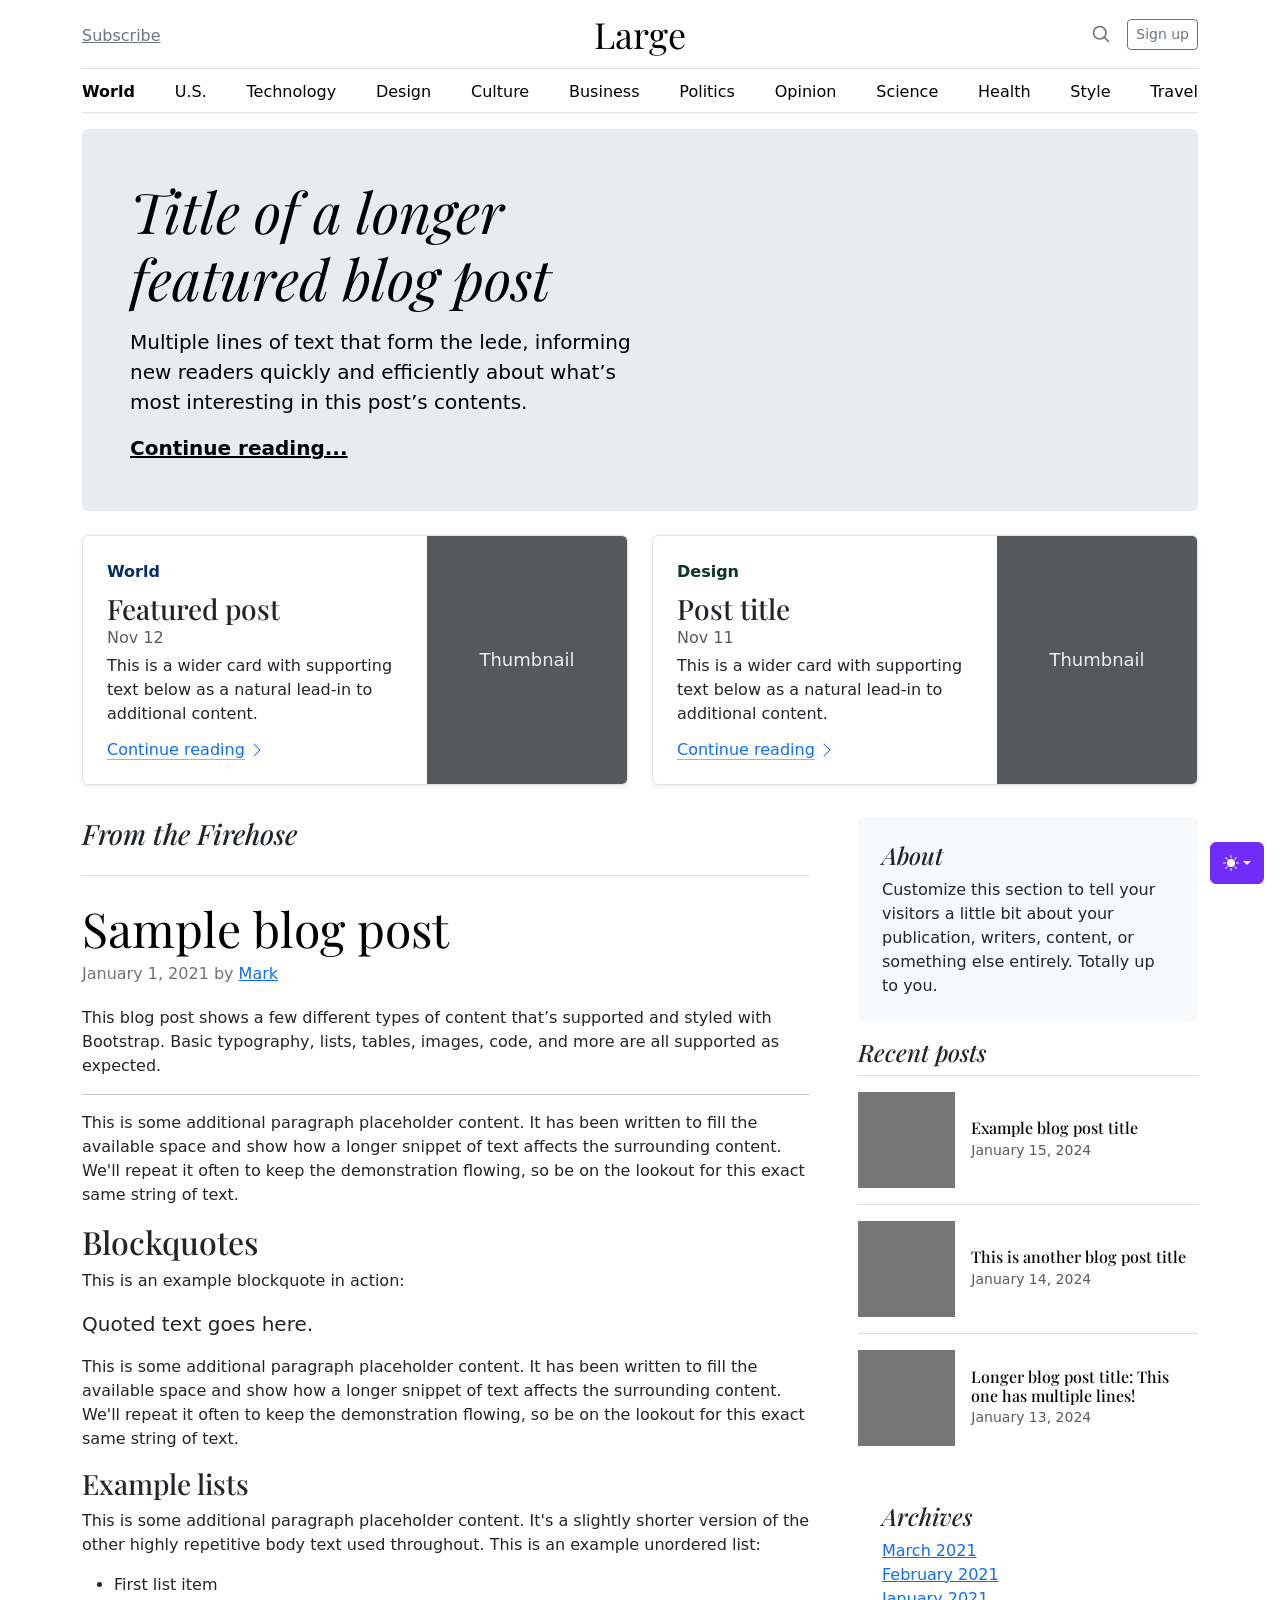
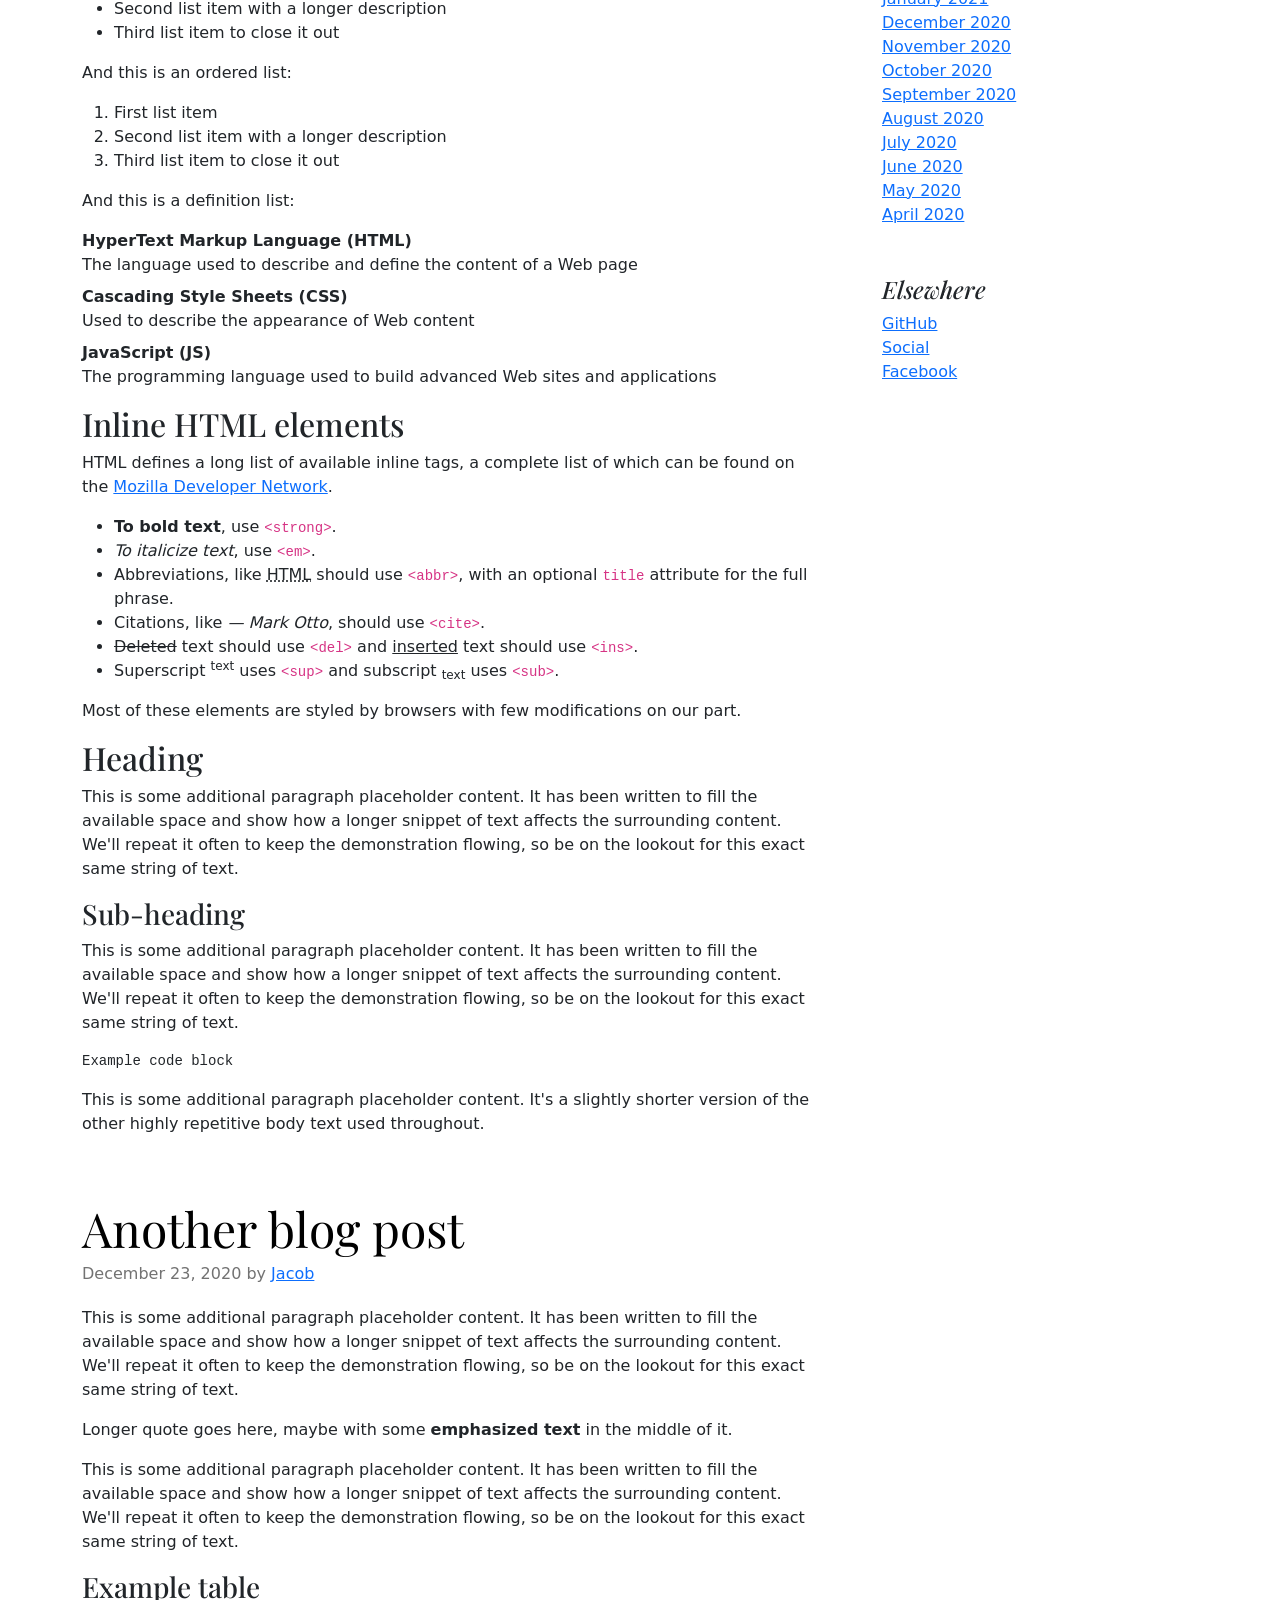
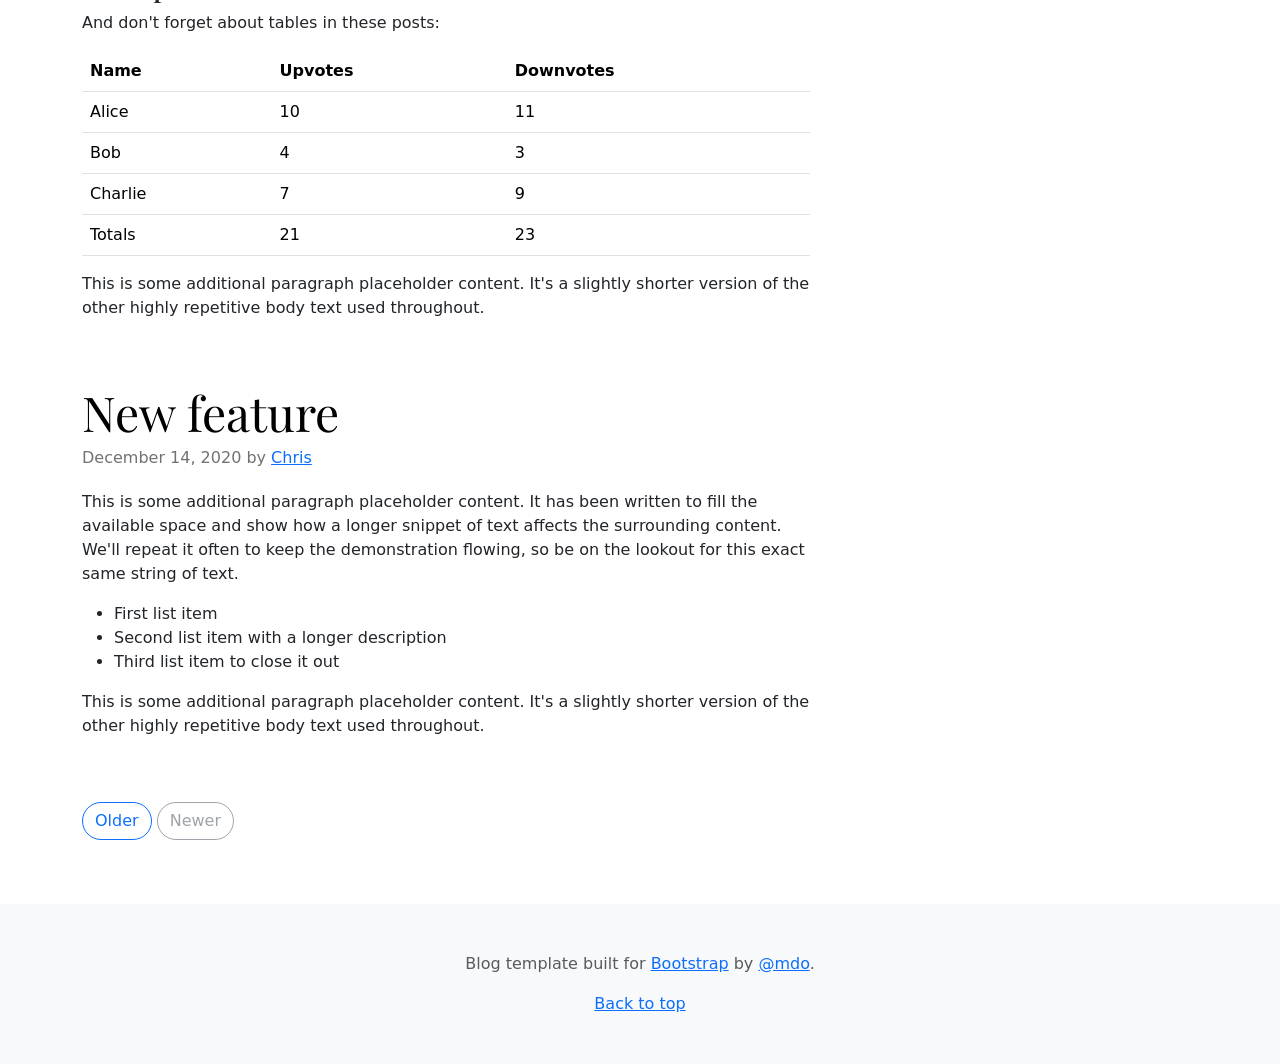
<file: bootstrap/blog/index.html>
<!doctype html>
<html lang="en" data-bs-theme="auto">
  <head>
    <meta charset="utf-8" />
    <meta name="viewport" content="width=device-width, initial-scale=1" />
    <meta name="description" content="" />
    <meta
      name="author"
      content="Mark Otto, Jacob Thornton, and Bootstrap contributors"
    />
    <meta name="generator" content="Astro v5.13.2" />
    <title>Blog Template · Bootstrap v5.3</title>
    <link
      rel="canonical"
      href="https://getbootstrap.com/docs/5.3/examples/blog/"
    />
    <script src="../assets/js/color-modes.js"></script>
    <link href="../assets/dist/css/bootstrap.min.css" rel="stylesheet" />
    <meta name="theme-color" content="#712cf9" />
    <link
      href="https://fonts.googleapis.com/css?family=Playfair+Display:700,900&display=swap"
      rel="stylesheet"
    />
    <link href="blog.css" rel="stylesheet" />
    <style>
      .bd-placeholder-img {
        font-size: 1.125rem;
        text-anchor: middle;
        -webkit-user-select: none;
        -moz-user-select: none;
        user-select: none;
      }
      @media (min-width: 768px) {
        .bd-placeholder-img-lg {
          font-size: 3.5rem;
        }
      }
      .b-example-divider {
        width: 100%;
        height: 3rem;
        background-color: #0000001a;
        border: solid rgba(0, 0, 0, 0.15);
        border-width: 1px 0;
        box-shadow:
          inset 0 0.5em 1.5em #0000001a,
          inset 0 0.125em 0.5em #00000026;
      }
      .b-example-vr {
        flex-shrink: 0;
        width: 1.5rem;
        height: 100vh;
      }
      .bi {
        vertical-align: -0.125em;
        fill: currentColor;
      }
      .nav-scroller {
        position: relative;
        z-index: 2;
        height: 2.75rem;
        overflow-y: hidden;
      }
      .nav-scroller .nav {
        display: flex;
        flex-wrap: nowrap;
        padding-bottom: 1rem;
        margin-top: -1px;
        overflow-x: auto;
        text-align: center;
        white-space: nowrap;
        -webkit-overflow-scrolling: touch;
      }
      .btn-bd-primary {
        --bd-violet-bg: #712cf9;
        --bd-violet-rgb: 112.520718, 44.062154, 249.437846;
        --bs-btn-font-weight: 600;
        --bs-btn-color: var(--bs-white);
        --bs-btn-bg: var(--bd-violet-bg);
        --bs-btn-border-color: var(--bd-violet-bg);
        --bs-btn-hover-color: var(--bs-white);
        --bs-btn-hover-bg: #6528e0;
        --bs-btn-hover-border-color: #6528e0;
        --bs-btn-focus-shadow-rgb: var(--bd-violet-rgb);
        --bs-btn-active-color: var(--bs-btn-hover-color);
        --bs-btn-active-bg: #5a23c8;
        --bs-btn-active-border-color: #5a23c8;
      }
      .bd-mode-toggle {
        z-index: 1500;
      }
      .bd-mode-toggle .bi {
        width: 1em;
        height: 1em;
      }
      .bd-mode-toggle .dropdown-menu .active .bi {
        display: block !important;
      }
    </style>
  </head>
  <body>
    <svg xmlns="http://www.w3.org/2000/svg" class="d-none">
      <symbol id="check2" viewBox="0 0 16 16">
        <path
          d="M13.854 3.646a.5.5 0 0 1 0 .708l-7 7a.5.5 0 0 1-.708 0l-3.5-3.5a.5.5 0 1 1 .708-.708L6.5 10.293l6.646-6.647a.5.5 0 0 1 .708 0z"
        ></path>
      </symbol>
      <symbol id="circle-half" viewBox="0 0 16 16">
        <path
          d="M8 15A7 7 0 1 0 8 1v14zm0 1A8 8 0 1 1 8 0a8 8 0 0 1 0 16z"
        ></path>
      </symbol>
      <symbol id="moon-stars-fill" viewBox="0 0 16 16">
        <path
          d="M6 .278a.768.768 0 0 1 .08.858 7.208 7.208 0 0 0-.878 3.46c0 4.021 3.278 7.277 7.318 7.277.527 0 1.04-.055 1.533-.16a.787.787 0 0 1 .81.316.733.733 0 0 1-.031.893A8.349 8.349 0 0 1 8.344 16C3.734 16 0 12.286 0 7.71 0 4.266 2.114 1.312 5.124.06A.752.752 0 0 1 6 .278z"
        ></path>
        <path
          d="M10.794 3.148a.217.217 0 0 1 .412 0l.387 1.162c.173.518.579.924 1.097 1.097l1.162.387a.217.217 0 0 1 0 .412l-1.162.387a1.734 1.734 0 0 0-1.097 1.097l-.387 1.162a.217.217 0 0 1-.412 0l-.387-1.162A1.734 1.734 0 0 0 9.31 6.593l-1.162-.387a.217.217 0 0 1 0-.412l1.162-.387a1.734 1.734 0 0 0 1.097-1.097l.387-1.162zM13.863.099a.145.145 0 0 1 .274 0l.258.774c.115.346.386.617.732.732l.774.258a.145.145 0 0 1 0 .274l-.774.258a1.156 1.156 0 0 0-.732.732l-.258.774a.145.145 0 0 1-.274 0l-.258-.774a1.156 1.156 0 0 0-.732-.732l-.774-.258a.145.145 0 0 1 0-.274l.774-.258c.346-.115.617-.386.732-.732L13.863.1z"
        ></path>
      </symbol>
      <symbol id="sun-fill" viewBox="0 0 16 16">
        <path
          d="M8 12a4 4 0 1 0 0-8 4 4 0 0 0 0 8zM8 0a.5.5 0 0 1 .5.5v2a.5.5 0 0 1-1 0v-2A.5.5 0 0 1 8 0zm0 13a.5.5 0 0 1 .5.5v2a.5.5 0 0 1-1 0v-2A.5.5 0 0 1 8 13zm8-5a.5.5 0 0 1-.5.5h-2a.5.5 0 0 1 0-1h2a.5.5 0 0 1 .5.5zM3 8a.5.5 0 0 1-.5.5h-2a.5.5 0 0 1 0-1h2A.5.5 0 0 1 3 8zm10.657-5.657a.5.5 0 0 1 0 .707l-1.414 1.415a.5.5 0 1 1-.707-.708l1.414-1.414a.5.5 0 0 1 .707 0zm-9.193 9.193a.5.5 0 0 1 0 .707L3.05 13.657a.5.5 0 0 1-.707-.707l1.414-1.414a.5.5 0 0 1 .707 0zm9.193 2.121a.5.5 0 0 1-.707 0l-1.414-1.414a.5.5 0 0 1 .707-.707l1.414 1.414a.5.5 0 0 1 0 .707zM4.464 4.465a.5.5 0 0 1-.707 0L2.343 3.05a.5.5 0 1 1 .707-.707l1.414 1.414a.5.5 0 0 1 0 .708z"
        ></path>
      </symbol>
    </svg>
    <div
      class="dropdown position-fixed bottom-0 end-0 mb-3 me-3 bd-mode-toggle"
    >
      <button
        class="btn btn-bd-primary py-2 dropdown-toggle d-flex align-items-center"
        id="bd-theme"
        type="button"
        aria-expanded="false"
        data-bs-toggle="dropdown"
        aria-label="Toggle theme (auto)"
      >
        <svg class="bi my-1 theme-icon-active" aria-hidden="true">
          <use href="#circle-half"></use>
        </svg>
        <span class="visually-hidden" id="bd-theme-text">Toggle theme</span>
      </button>
      <ul
        class="dropdown-menu dropdown-menu-end shadow"
        aria-labelledby="bd-theme-text"
      >
        <li>
          <button
            type="button"
            class="dropdown-item d-flex align-items-center"
            data-bs-theme-value="light"
            aria-pressed="false"
          >
            <svg class="bi me-2 opacity-50" aria-hidden="true">
              <use href="#sun-fill"></use>
            </svg>
            Light
            <svg class="bi ms-auto d-none" aria-hidden="true">
              <use href="#check2"></use>
            </svg>
          </button>
        </li>
        <li>
          <button
            type="button"
            class="dropdown-item d-flex align-items-center"
            data-bs-theme-value="dark"
            aria-pressed="false"
          >
            <svg class="bi me-2 opacity-50" aria-hidden="true">
              <use href="#moon-stars-fill"></use>
            </svg>
            Dark
            <svg class="bi ms-auto d-none" aria-hidden="true">
              <use href="#check2"></use>
            </svg>
          </button>
        </li>
        <li>
          <button
            type="button"
            class="dropdown-item d-flex align-items-center active"
            data-bs-theme-value="auto"
            aria-pressed="true"
          >
            <svg class="bi me-2 opacity-50" aria-hidden="true">
              <use href="#circle-half"></use>
            </svg>
            Auto
            <svg class="bi ms-auto d-none" aria-hidden="true">
              <use href="#check2"></use>
            </svg>
          </button>
        </li>
      </ul>
    </div>
    <svg xmlns="http://www.w3.org/2000/svg" class="d-none">
      <symbol
        id="aperture"
        fill="none"
        stroke="currentColor"
        stroke-linecap="round"
        stroke-linejoin="round"
        stroke-width="2"
        viewBox="0 0 24 24"
      >
        <circle cx="12" cy="12" r="10"></circle>
        <path
          d="M14.31 8l5.74 9.94M9.69 8h11.48M7.38 12l5.74-9.94M9.69 16L3.95 6.06M14.31 16H2.83m13.79-4l-5.74 9.94"
        ></path>
      </symbol>
      <symbol id="cart" viewBox="0 0 16 16">
        <path
          d="M0 1.5A.5.5 0 0 1 .5 1H2a.5.5 0 0 1 .485.379L2.89 3H14.5a.5.5 0 0 1 .49.598l-1 5a.5.5 0 0 1-.465.401l-9.397.472L4.415 11H13a.5.5 0 0 1 0 1H4a.5.5 0 0 1-.491-.408L2.01 3.607 1.61 2H.5a.5.5 0 0 1-.5-.5zM3.102 4l.84 4.479 9.144-.459L13.89 4H3.102zM5 12a2 2 0 1 0 0 4 2 2 0 0 0 0-4zm7 0a2 2 0 1 0 0 4 2 2 0 0 0 0-4zm-7 1a1 1 0 1 1 0 2 1 1 0 0 1 0-2zm7 0a1 1 0 1 1 0 2 1 1 0 0 1 0-2z"
        ></path>
      </symbol>
      <symbol id="chevron-right" viewBox="0 0 16 16">
        <path
          fill-rule="evenodd"
          d="M4.646 1.646a.5.5 0 0 1 .708 0l6 6a.5.5 0 0 1 0 .708l-6 6a.5.5 0 0 1-.708-.708L10.293 8 4.646 2.354a.5.5 0 0 1 0-.708z"
        ></path>
      </symbol>
    </svg>
    <div class="container">
      <header class="border-bottom lh-1 py-3">
        <div class="row flex-nowrap justify-content-between align-items-center">
          <div class="col-4 pt-1">
            <a class="link-secondary" href="#">Subscribe</a>
          </div>
          <div class="col-4 text-center">
            <a
              class="blog-header-logo text-body-emphasis text-decoration-none"
              href="#"
              >Large</a
            >
          </div>
          <div class="col-4 d-flex justify-content-end align-items-center">
            <a class="link-secondary" href="#" aria-label="Search">
              <svg
                xmlns="http://www.w3.org/2000/svg"
                width="20"
                height="20"
                fill="none"
                stroke="currentColor"
                stroke-linecap="round"
                stroke-linejoin="round"
                stroke-width="2"
                class="mx-3"
                role="img"
                viewBox="0 0 24 24"
              >
                <title>Search</title>
                <circle cx="10.5" cy="10.5" r="7.5"></circle>
                <path d="M21 21l-5.2-5.2"></path>
              </svg>
            </a>
            <a class="btn btn-sm btn-outline-secondary" href="#">Sign up</a>
          </div>
        </div>
      </header>
      <div class="nav-scroller py-1 mb-3 border-bottom">
        <nav class="nav nav-underline justify-content-between">
          <a class="nav-item nav-link link-body-emphasis active" href="#"
            >World</a
          >
          <a class="nav-item nav-link link-body-emphasis" href="#">U.S.</a>
          <a class="nav-item nav-link link-body-emphasis" href="#"
            >Technology</a
          >
          <a class="nav-item nav-link link-body-emphasis" href="#">Design</a>
          <a class="nav-item nav-link link-body-emphasis" href="#">Culture</a>
          <a class="nav-item nav-link link-body-emphasis" href="#">Business</a>
          <a class="nav-item nav-link link-body-emphasis" href="#">Politics</a>
          <a class="nav-item nav-link link-body-emphasis" href="#">Opinion</a>
          <a class="nav-item nav-link link-body-emphasis" href="#">Science</a>
          <a class="nav-item nav-link link-body-emphasis" href="#">Health</a>
          <a class="nav-item nav-link link-body-emphasis" href="#">Style</a>
          <a class="nav-item nav-link link-body-emphasis" href="#">Travel</a>
        </nav>
      </div>
    </div>
    <main class="container">
      <div class="p-4 p-md-5 mb-4 rounded text-body-emphasis bg-body-secondary">
        <div class="col-lg-6 px-0">
          <h1 class="display-4 fst-italic">
            Title of a longer featured blog post
          </h1>
          <p class="lead my-3">
            Multiple lines of text that form the lede, informing new readers
            quickly and efficiently about what’s most interesting in this post’s
            contents.
          </p>
          <p class="lead mb-0">
            <a href="#" class="text-body-emphasis fw-bold"
              >Continue reading...</a
            >
          </p>
        </div>
      </div>
      <div class="row mb-2">
        <div class="col-md-6">
          <div
            class="row g-0 border rounded overflow-hidden flex-md-row mb-4 shadow-sm h-md-250 position-relative"
          >
            <div class="col p-4 d-flex flex-column position-static">
              <strong class="d-inline-block mb-2 text-primary-emphasis"
                >World</strong
              >
              <h3 class="mb-0">Featured post</h3>
              <div class="mb-1 text-body-secondary">Nov 12</div>
              <p class="card-text mb-auto">
                This is a wider card with supporting text below as a natural
                lead-in to additional content.
              </p>
              <a
                href="#"
                class="icon-link gap-1 icon-link-hover stretched-link"
              >
                Continue reading
                <svg class="bi" aria-hidden="true">
                  <use xlink:href="#chevron-right"></use>
                </svg>
              </a>
            </div>
            <div class="col-auto d-none d-lg-block">
              <svg
                aria-label="Placeholder: Thumbnail"
                class="bd-placeholder-img"
                height="250"
                preserveAspectRatio="xMidYMid slice"
                role="img"
                width="200"
                xmlns="http://www.w3.org/2000/svg"
              >
                <title>Placeholder</title>
                <rect width="100%" height="100%" fill="#55595c"></rect>
                <text x="50%" y="50%" fill="#eceeef" dy=".3em">Thumbnail</text>
              </svg>
            </div>
          </div>
        </div>
        <div class="col-md-6">
          <div
            class="row g-0 border rounded overflow-hidden flex-md-row mb-4 shadow-sm h-md-250 position-relative"
          >
            <div class="col p-4 d-flex flex-column position-static">
              <strong class="d-inline-block mb-2 text-success-emphasis"
                >Design</strong
              >
              <h3 class="mb-0">Post title</h3>
              <div class="mb-1 text-body-secondary">Nov 11</div>
              <p class="mb-auto">
                This is a wider card with supporting text below as a natural
                lead-in to additional content.
              </p>
              <a
                href="#"
                class="icon-link gap-1 icon-link-hover stretched-link"
              >
                Continue reading
                <svg class="bi" aria-hidden="true">
                  <use xlink:href="#chevron-right"></use>
                </svg>
              </a>
            </div>
            <div class="col-auto d-none d-lg-block">
              <svg
                aria-label="Placeholder: Thumbnail"
                class="bd-placeholder-img"
                height="250"
                preserveAspectRatio="xMidYMid slice"
                role="img"
                width="200"
                xmlns="http://www.w3.org/2000/svg"
              >
                <title>Placeholder</title>
                <rect width="100%" height="100%" fill="#55595c"></rect>
                <text x="50%" y="50%" fill="#eceeef" dy=".3em">Thumbnail</text>
              </svg>
            </div>
          </div>
        </div>
      </div>
      <div class="row g-5">
        <div class="col-md-8">
          <h3 class="pb-4 mb-4 fst-italic border-bottom">From the Firehose</h3>
          <article class="blog-post">
            <h2 class="display-5 link-body-emphasis mb-1">Sample blog post</h2>
            <p class="blog-post-meta">
              January 1, 2021 by <a href="#">Mark</a>
            </p>
            <p>
              This blog post shows a few different types of content that’s
              supported and styled with Bootstrap. Basic typography, lists,
              tables, images, code, and more are all supported as expected.
            </p>
            <hr />
            <p>
              This is some additional paragraph placeholder content. It has been
              written to fill the available space and show how a longer snippet
              of text affects the surrounding content. We'll repeat it often to
              keep the demonstration flowing, so be on the lookout for this
              exact same string of text.
            </p>
            <h2>Blockquotes</h2>
            <p>This is an example blockquote in action:</p>
            <blockquote class="blockquote">
              <p>Quoted text goes here.</p>
            </blockquote>
            <p>
              This is some additional paragraph placeholder content. It has been
              written to fill the available space and show how a longer snippet
              of text affects the surrounding content. We'll repeat it often to
              keep the demonstration flowing, so be on the lookout for this
              exact same string of text.
            </p>
            <h3>Example lists</h3>
            <p>
              This is some additional paragraph placeholder content. It's a
              slightly shorter version of the other highly repetitive body text
              used throughout. This is an example unordered list:
            </p>
            <ul>
              <li>First list item</li>
              <li>Second list item with a longer description</li>
              <li>Third list item to close it out</li>
            </ul>
            <p>And this is an ordered list:</p>
            <ol>
              <li>First list item</li>
              <li>Second list item with a longer description</li>
              <li>Third list item to close it out</li>
            </ol>
            <p>And this is a definition list:</p>
            <dl>
              <dt>HyperText Markup Language (HTML)</dt>
              <dd>
                The language used to describe and define the content of a Web
                page
              </dd>
              <dt>Cascading Style Sheets (CSS)</dt>
              <dd>Used to describe the appearance of Web content</dd>
              <dt>JavaScript (JS)</dt>
              <dd>
                The programming language used to build advanced Web sites and
                applications
              </dd>
            </dl>
            <h2>Inline HTML elements</h2>
            <p>
              HTML defines a long list of available inline tags, a complete list
              of which can be found on the
              <a
                href="https://developer.mozilla.org/en-US/docs/Web/HTML/Element"
                >Mozilla Developer Network</a
              >.
            </p>
            <ul>
              <li>
                <strong>To bold text</strong>, use
                <code class="language-plaintext highlighter-rouge"
                  >&lt;strong&gt;</code
                >.
              </li>
              <li>
                <em>To italicize text</em>, use
                <code class="language-plaintext highlighter-rouge"
                  >&lt;em&gt;</code
                >.
              </li>
              <li>
                Abbreviations, like
                <abbr title="HyperText Markup Language">HTML</abbr> should use
                <code class="language-plaintext highlighter-rouge"
                  >&lt;abbr&gt;</code
                >, with an optional
                <code class="language-plaintext highlighter-rouge">title</code>
                attribute for the full phrase.
              </li>
              <li>
                Citations, like <cite>— Mark Otto</cite>, should use
                <code class="language-plaintext highlighter-rouge"
                  >&lt;cite&gt;</code
                >.
              </li>
              <li>
                <del>Deleted</del> text should use
                <code class="language-plaintext highlighter-rouge"
                  >&lt;del&gt;</code
                >
                and <ins>inserted</ins> text should use
                <code class="language-plaintext highlighter-rouge"
                  >&lt;ins&gt;</code
                >.
              </li>
              <li>
                Superscript <sup>text</sup> uses
                <code class="language-plaintext highlighter-rouge"
                  >&lt;sup&gt;</code
                >
                and subscript <sub>text</sub> uses
                <code class="language-plaintext highlighter-rouge"
                  >&lt;sub&gt;</code
                >.
              </li>
            </ul>
            <p>
              Most of these elements are styled by browsers with few
              modifications on our part.
            </p>
            <h2>Heading</h2>
            <p>
              This is some additional paragraph placeholder content. It has been
              written to fill the available space and show how a longer snippet
              of text affects the surrounding content. We'll repeat it often to
              keep the demonstration flowing, so be on the lookout for this
              exact same string of text.
            </p>
            <h3>Sub-heading</h3>
            <p>
              This is some additional paragraph placeholder content. It has been
              written to fill the available space and show how a longer snippet
              of text affects the surrounding content. We'll repeat it often to
              keep the demonstration flowing, so be on the lookout for this
              exact same string of text.
            </p>
            <pre><code>Example code block</code></pre>
            <p>
              This is some additional paragraph placeholder content. It's a
              slightly shorter version of the other highly repetitive body text
              used throughout.
            </p>
          </article>
          <article class="blog-post">
            <h2 class="display-5 link-body-emphasis mb-1">Another blog post</h2>
            <p class="blog-post-meta">
              December 23, 2020 by <a href="#">Jacob</a>
            </p>
            <p>
              This is some additional paragraph placeholder content. It has been
              written to fill the available space and show how a longer snippet
              of text affects the surrounding content. We'll repeat it often to
              keep the demonstration flowing, so be on the lookout for this
              exact same string of text.
            </p>
            <blockquote>
              <p>
                Longer quote goes here, maybe with some
                <strong>emphasized text</strong> in the middle of it.
              </p>
            </blockquote>
            <p>
              This is some additional paragraph placeholder content. It has been
              written to fill the available space and show how a longer snippet
              of text affects the surrounding content. We'll repeat it often to
              keep the demonstration flowing, so be on the lookout for this
              exact same string of text.
            </p>
            <h3>Example table</h3>
            <p>And don't forget about tables in these posts:</p>
            <table class="table">
              <thead>
                <tr>
                  <th>Name</th>
                  <th>Upvotes</th>
                  <th>Downvotes</th>
                </tr>
              </thead>
              <tbody>
                <tr>
                  <td>Alice</td>
                  <td>10</td>
                  <td>11</td>
                </tr>
                <tr>
                  <td>Bob</td>
                  <td>4</td>
                  <td>3</td>
                </tr>
                <tr>
                  <td>Charlie</td>
                  <td>7</td>
                  <td>9</td>
                </tr>
              </tbody>
              <tfoot>
                <tr>
                  <td>Totals</td>
                  <td>21</td>
                  <td>23</td>
                </tr>
              </tfoot>
            </table>
            <p>
              This is some additional paragraph placeholder content. It's a
              slightly shorter version of the other highly repetitive body text
              used throughout.
            </p>
          </article>
          <article class="blog-post">
            <h2 class="display-5 link-body-emphasis mb-1">New feature</h2>
            <p class="blog-post-meta">
              December 14, 2020 by <a href="#">Chris</a>
            </p>
            <p>
              This is some additional paragraph placeholder content. It has been
              written to fill the available space and show how a longer snippet
              of text affects the surrounding content. We'll repeat it often to
              keep the demonstration flowing, so be on the lookout for this
              exact same string of text.
            </p>
            <ul>
              <li>First list item</li>
              <li>Second list item with a longer description</li>
              <li>Third list item to close it out</li>
            </ul>
            <p>
              This is some additional paragraph placeholder content. It's a
              slightly shorter version of the other highly repetitive body text
              used throughout.
            </p>
          </article>
          <nav class="blog-pagination" aria-label="Pagination">
            <a class="btn btn-outline-primary rounded-pill" href="#">Older</a>
            <a
              class="btn btn-outline-secondary rounded-pill disabled"
              aria-disabled="true"
              >Newer</a
            >
          </nav>
        </div>
        <div class="col-md-4">
          <div class="position-sticky" style="top: 2rem">
            <div class="p-4 mb-3 bg-body-tertiary rounded">
              <h4 class="fst-italic">About</h4>
              <p class="mb-0">
                Customize this section to tell your visitors a little bit about
                your publication, writers, content, or something else entirely.
                Totally up to you.
              </p>
            </div>
            <div>
              <h4 class="fst-italic">Recent posts</h4>
              <ul class="list-unstyled">
                <li>
                  <a
                    class="d-flex flex-column flex-lg-row gap-3 align-items-start align-items-lg-center py-3 link-body-emphasis text-decoration-none border-top"
                    href="#"
                  >
                    <svg
                      aria-hidden="true"
                      class="bd-placeholder-img"
                      height="96"
                      preserveAspectRatio="xMidYMid slice"
                      width="100%"
                      xmlns="http://www.w3.org/2000/svg"
                    >
                      <rect width="100%" height="100%" fill="#777"></rect>
                    </svg>
                    <div class="col-lg-8">
                      <h6 class="mb-0">Example blog post title</h6>
                      <small class="text-body-secondary"
                        >January 15, 2024</small
                      >
                    </div>
                  </a>
                </li>
                <li>
                  <a
                    class="d-flex flex-column flex-lg-row gap-3 align-items-start align-items-lg-center py-3 link-body-emphasis text-decoration-none border-top"
                    href="#"
                  >
                    <svg
                      aria-hidden="true"
                      class="bd-placeholder-img"
                      height="96"
                      preserveAspectRatio="xMidYMid slice"
                      width="100%"
                      xmlns="http://www.w3.org/2000/svg"
                    >
                      <rect width="100%" height="100%" fill="#777"></rect>
                    </svg>
                    <div class="col-lg-8">
                      <h6 class="mb-0">This is another blog post title</h6>
                      <small class="text-body-secondary"
                        >January 14, 2024</small
                      >
                    </div>
                  </a>
                </li>
                <li>
                  <a
                    class="d-flex flex-column flex-lg-row gap-3 align-items-start align-items-lg-center py-3 link-body-emphasis text-decoration-none border-top"
                    href="#"
                  >
                    <svg
                      aria-hidden="true"
                      class="bd-placeholder-img"
                      height="96"
                      preserveAspectRatio="xMidYMid slice"
                      width="100%"
                      xmlns="http://www.w3.org/2000/svg"
                    >
                      <rect width="100%" height="100%" fill="#777"></rect>
                    </svg>
                    <div class="col-lg-8">
                      <h6 class="mb-0">
                        Longer blog post title: This one has multiple lines!
                      </h6>
                      <small class="text-body-secondary"
                        >January 13, 2024</small
                      >
                    </div>
                  </a>
                </li>
              </ul>
            </div>
            <div class="p-4">
              <h4 class="fst-italic">Archives</h4>
              <ol class="list-unstyled mb-0">
                <li><a href="#">March 2021</a></li>
                <li><a href="#">February 2021</a></li>
                <li><a href="#">January 2021</a></li>
                <li><a href="#">December 2020</a></li>
                <li><a href="#">November 2020</a></li>
                <li><a href="#">October 2020</a></li>
                <li><a href="#">September 2020</a></li>
                <li><a href="#">August 2020</a></li>
                <li><a href="#">July 2020</a></li>
                <li><a href="#">June 2020</a></li>
                <li><a href="#">May 2020</a></li>
                <li><a href="#">April 2020</a></li>
              </ol>
            </div>
            <div class="p-4">
              <h4 class="fst-italic">Elsewhere</h4>
              <ol class="list-unstyled">
                <li><a href="#">GitHub</a></li>
                <li><a href="#">Social</a></li>
                <li><a href="#">Facebook</a></li>
              </ol>
            </div>
          </div>
        </div>
      </div>
    </main>
    <footer class="py-5 text-center text-body-secondary bg-body-tertiary">
      <p>
        Blog template built for
        <a href="https://getbootstrap.com/">Bootstrap</a> by
        <a href="https://x.com/mdo">@mdo</a>.
      </p>
      <p class="mb-0"><a href="#">Back to top</a></p>
    </footer>
    <script
      src="../assets/dist/js/bootstrap.bundle.min.js"
      class="astro-vvvwv3sm"
    ></script>
  </body>
</html>
</file>
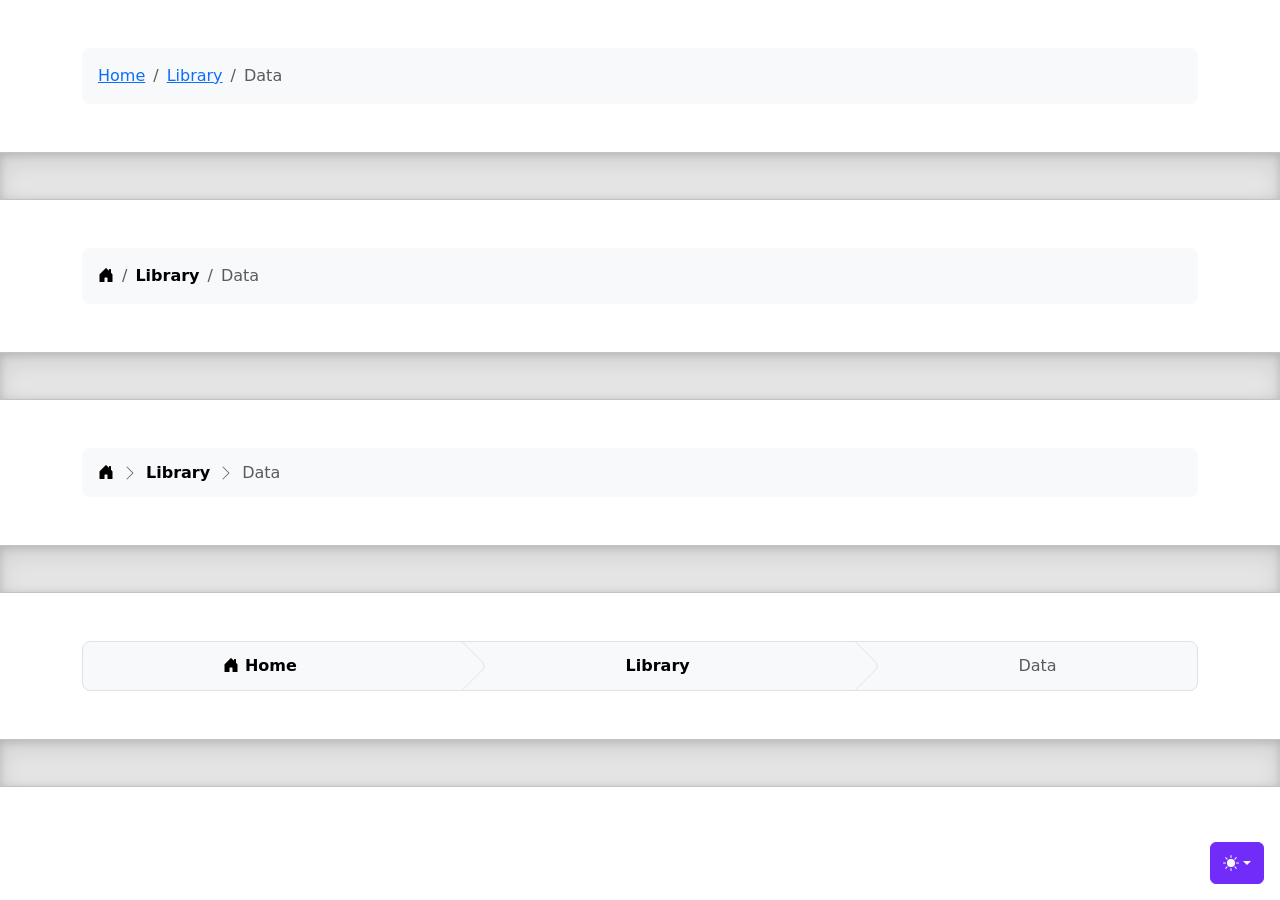
<file: bootstrap/breadcrumbs/index.html>
<!doctype html>
<html lang="en" data-bs-theme="auto">
  <head>
    <meta charset="utf-8" />
    <meta name="viewport" content="width=device-width, initial-scale=1" />
    <meta name="description" content="" />
    <meta
      name="author"
      content="Mark Otto, Jacob Thornton, and Bootstrap contributors"
    />
    <meta name="generator" content="Astro v5.13.2" />
    <title>Breadcrumbs · Bootstrap v5.3</title>
    <link
      rel="canonical"
      href="https://getbootstrap.com/docs/5.3/examples/breadcrumbs/"
    />
    <script src="../assets/js/color-modes.js"></script>
    <link href="../assets/dist/css/bootstrap.min.css" rel="stylesheet" />
    <meta name="theme-color" content="#712cf9" />
    <link href="breadcrumbs.css" rel="stylesheet" />
    <style>
      .bd-placeholder-img {
        font-size: 1.125rem;
        text-anchor: middle;
        -webkit-user-select: none;
        -moz-user-select: none;
        user-select: none;
      }
      @media (min-width: 768px) {
        .bd-placeholder-img-lg {
          font-size: 3.5rem;
        }
      }
      .b-example-divider {
        width: 100%;
        height: 3rem;
        background-color: #0000001a;
        border: solid rgba(0, 0, 0, 0.15);
        border-width: 1px 0;
        box-shadow:
          inset 0 0.5em 1.5em #0000001a,
          inset 0 0.125em 0.5em #00000026;
      }
      .b-example-vr {
        flex-shrink: 0;
        width: 1.5rem;
        height: 100vh;
      }
      .bi {
        vertical-align: -0.125em;
        fill: currentColor;
      }
      .nav-scroller {
        position: relative;
        z-index: 2;
        height: 2.75rem;
        overflow-y: hidden;
      }
      .nav-scroller .nav {
        display: flex;
        flex-wrap: nowrap;
        padding-bottom: 1rem;
        margin-top: -1px;
        overflow-x: auto;
        text-align: center;
        white-space: nowrap;
        -webkit-overflow-scrolling: touch;
      }
      .btn-bd-primary {
        --bd-violet-bg: #712cf9;
        --bd-violet-rgb: 112.520718, 44.062154, 249.437846;
        --bs-btn-font-weight: 600;
        --bs-btn-color: var(--bs-white);
        --bs-btn-bg: var(--bd-violet-bg);
        --bs-btn-border-color: var(--bd-violet-bg);
        --bs-btn-hover-color: var(--bs-white);
        --bs-btn-hover-bg: #6528e0;
        --bs-btn-hover-border-color: #6528e0;
        --bs-btn-focus-shadow-rgb: var(--bd-violet-rgb);
        --bs-btn-active-color: var(--bs-btn-hover-color);
        --bs-btn-active-bg: #5a23c8;
        --bs-btn-active-border-color: #5a23c8;
      }
      .bd-mode-toggle {
        z-index: 1500;
      }
      .bd-mode-toggle .bi {
        width: 1em;
        height: 1em;
      }
      .bd-mode-toggle .dropdown-menu .active .bi {
        display: block !important;
      }
    </style>
  </head>
  <body>
    <svg xmlns="http://www.w3.org/2000/svg" class="d-none">
      <symbol id="check2" viewBox="0 0 16 16">
        <path
          d="M13.854 3.646a.5.5 0 0 1 0 .708l-7 7a.5.5 0 0 1-.708 0l-3.5-3.5a.5.5 0 1 1 .708-.708L6.5 10.293l6.646-6.647a.5.5 0 0 1 .708 0z"
        ></path>
      </symbol>
      <symbol id="circle-half" viewBox="0 0 16 16">
        <path
          d="M8 15A7 7 0 1 0 8 1v14zm0 1A8 8 0 1 1 8 0a8 8 0 0 1 0 16z"
        ></path>
      </symbol>
      <symbol id="moon-stars-fill" viewBox="0 0 16 16">
        <path
          d="M6 .278a.768.768 0 0 1 .08.858 7.208 7.208 0 0 0-.878 3.46c0 4.021 3.278 7.277 7.318 7.277.527 0 1.04-.055 1.533-.16a.787.787 0 0 1 .81.316.733.733 0 0 1-.031.893A8.349 8.349 0 0 1 8.344 16C3.734 16 0 12.286 0 7.71 0 4.266 2.114 1.312 5.124.06A.752.752 0 0 1 6 .278z"
        ></path>
        <path
          d="M10.794 3.148a.217.217 0 0 1 .412 0l.387 1.162c.173.518.579.924 1.097 1.097l1.162.387a.217.217 0 0 1 0 .412l-1.162.387a1.734 1.734 0 0 0-1.097 1.097l-.387 1.162a.217.217 0 0 1-.412 0l-.387-1.162A1.734 1.734 0 0 0 9.31 6.593l-1.162-.387a.217.217 0 0 1 0-.412l1.162-.387a1.734 1.734 0 0 0 1.097-1.097l.387-1.162zM13.863.099a.145.145 0 0 1 .274 0l.258.774c.115.346.386.617.732.732l.774.258a.145.145 0 0 1 0 .274l-.774.258a1.156 1.156 0 0 0-.732.732l-.258.774a.145.145 0 0 1-.274 0l-.258-.774a1.156 1.156 0 0 0-.732-.732l-.774-.258a.145.145 0 0 1 0-.274l.774-.258c.346-.115.617-.386.732-.732L13.863.1z"
        ></path>
      </symbol>
      <symbol id="sun-fill" viewBox="0 0 16 16">
        <path
          d="M8 12a4 4 0 1 0 0-8 4 4 0 0 0 0 8zM8 0a.5.5 0 0 1 .5.5v2a.5.5 0 0 1-1 0v-2A.5.5 0 0 1 8 0zm0 13a.5.5 0 0 1 .5.5v2a.5.5 0 0 1-1 0v-2A.5.5 0 0 1 8 13zm8-5a.5.5 0 0 1-.5.5h-2a.5.5 0 0 1 0-1h2a.5.5 0 0 1 .5.5zM3 8a.5.5 0 0 1-.5.5h-2a.5.5 0 0 1 0-1h2A.5.5 0 0 1 3 8zm10.657-5.657a.5.5 0 0 1 0 .707l-1.414 1.415a.5.5 0 1 1-.707-.708l1.414-1.414a.5.5 0 0 1 .707 0zm-9.193 9.193a.5.5 0 0 1 0 .707L3.05 13.657a.5.5 0 0 1-.707-.707l1.414-1.414a.5.5 0 0 1 .707 0zm9.193 2.121a.5.5 0 0 1-.707 0l-1.414-1.414a.5.5 0 0 1 .707-.707l1.414 1.414a.5.5 0 0 1 0 .707zM4.464 4.465a.5.5 0 0 1-.707 0L2.343 3.05a.5.5 0 1 1 .707-.707l1.414 1.414a.5.5 0 0 1 0 .708z"
        ></path>
      </symbol>
    </svg>
    <div
      class="dropdown position-fixed bottom-0 end-0 mb-3 me-3 bd-mode-toggle"
    >
      <button
        class="btn btn-bd-primary py-2 dropdown-toggle d-flex align-items-center"
        id="bd-theme"
        type="button"
        aria-expanded="false"
        data-bs-toggle="dropdown"
        aria-label="Toggle theme (auto)"
      >
        <svg class="bi my-1 theme-icon-active" aria-hidden="true">
          <use href="#circle-half"></use>
        </svg>
        <span class="visually-hidden" id="bd-theme-text">Toggle theme</span>
      </button>
      <ul
        class="dropdown-menu dropdown-menu-end shadow"
        aria-labelledby="bd-theme-text"
      >
        <li>
          <button
            type="button"
            class="dropdown-item d-flex align-items-center"
            data-bs-theme-value="light"
            aria-pressed="false"
          >
            <svg class="bi me-2 opacity-50" aria-hidden="true">
              <use href="#sun-fill"></use>
            </svg>
            Light
            <svg class="bi ms-auto d-none" aria-hidden="true">
              <use href="#check2"></use>
            </svg>
          </button>
        </li>
        <li>
          <button
            type="button"
            class="dropdown-item d-flex align-items-center"
            data-bs-theme-value="dark"
            aria-pressed="false"
          >
            <svg class="bi me-2 opacity-50" aria-hidden="true">
              <use href="#moon-stars-fill"></use>
            </svg>
            Dark
            <svg class="bi ms-auto d-none" aria-hidden="true">
              <use href="#check2"></use>
            </svg>
          </button>
        </li>
        <li>
          <button
            type="button"
            class="dropdown-item d-flex align-items-center active"
            data-bs-theme-value="auto"
            aria-pressed="true"
          >
            <svg class="bi me-2 opacity-50" aria-hidden="true">
              <use href="#circle-half"></use>
            </svg>
            Auto
            <svg class="bi ms-auto d-none" aria-hidden="true">
              <use href="#check2"></use>
            </svg>
          </button>
        </li>
      </ul>
    </div>
    <svg xmlns="http://www.w3.org/2000/svg" class="d-none">
      <symbol id="house-door-fill" viewBox="0 0 16 16">
        <path
          d="M6.5 14.5v-3.505c0-.245.25-.495.5-.495h2c.25 0 .5.25.5.5v3.5a.5.5 0 0 0 .5.5h4a.5.5 0 0 0 .5-.5v-7a.5.5 0 0 0-.146-.354L13 5.793V2.5a.5.5 0 0 0-.5-.5h-1a.5.5 0 0 0-.5.5v1.293L8.354 1.146a.5.5 0 0 0-.708 0l-6 6A.5.5 0 0 0 1.5 7.5v7a.5.5 0 0 0 .5.5h4a.5.5 0 0 0 .5-.5z"
        ></path>
      </symbol>
    </svg>
    <div class="container my-5">
      <nav aria-label="breadcrumb">
        <ol class="breadcrumb p-3 bg-body-tertiary rounded-3">
          <li class="breadcrumb-item"><a href="#">Home</a></li>
          <li class="breadcrumb-item"><a href="#">Library</a></li>
          <li class="breadcrumb-item active" aria-current="page">Data</li>
        </ol>
      </nav>
    </div>
    <div class="b-example-divider"></div>
    <div class="container my-5">
      <nav aria-label="breadcrumb">
        <ol class="breadcrumb p-3 bg-body-tertiary rounded-3">
          <li class="breadcrumb-item">
            <a class="link-body-emphasis" href="#">
              <svg class="bi" width="16" height="16" aria-hidden="true">
                <use xlink:href="#house-door-fill"></use>
              </svg>
              <span class="visually-hidden">Home</span>
            </a>
          </li>
          <li class="breadcrumb-item">
            <a
              class="link-body-emphasis fw-semibold text-decoration-none"
              href="#"
              >Library</a
            >
          </li>
          <li class="breadcrumb-item active" aria-current="page">Data</li>
        </ol>
      </nav>
    </div>
    <div class="b-example-divider"></div>
    <div class="container my-5">
      <nav aria-label="breadcrumb">
        <ol
          class="breadcrumb breadcrumb-chevron p-3 bg-body-tertiary rounded-3"
        >
          <li class="breadcrumb-item">
            <a class="link-body-emphasis" href="#">
              <svg class="bi" width="16" height="16" aria-hidden="true">
                <use xlink:href="#house-door-fill"></use>
              </svg>
              <span class="visually-hidden">Home</span>
            </a>
          </li>
          <li class="breadcrumb-item">
            <a
              class="link-body-emphasis fw-semibold text-decoration-none"
              href="#"
              >Library</a
            >
          </li>
          <li class="breadcrumb-item active" aria-current="page">Data</li>
        </ol>
      </nav>
    </div>
    <div class="b-example-divider"></div>
    <div class="container my-5">
      <nav aria-label="breadcrumb">
        <ol
          class="breadcrumb breadcrumb-custom overflow-hidden text-center bg-body-tertiary border rounded-3"
        >
          <li class="breadcrumb-item">
            <a
              class="link-body-emphasis fw-semibold text-decoration-none"
              href="#"
            >
              <svg class="bi" width="16" height="16" aria-hidden="true">
                <use xlink:href="#house-door-fill"></use>
              </svg>
              Home
            </a>
          </li>
          <li class="breadcrumb-item">
            <a
              class="link-body-emphasis fw-semibold text-decoration-none"
              href="#"
              >Library</a
            >
          </li>
          <li class="breadcrumb-item active" aria-current="page">Data</li>
        </ol>
      </nav>
    </div>
    <div class="b-example-divider"></div>
    <script
      src="../assets/dist/js/bootstrap.bundle.min.js"
      class="astro-vvvwv3sm"
    ></script>
  </body>
</html>
</file>
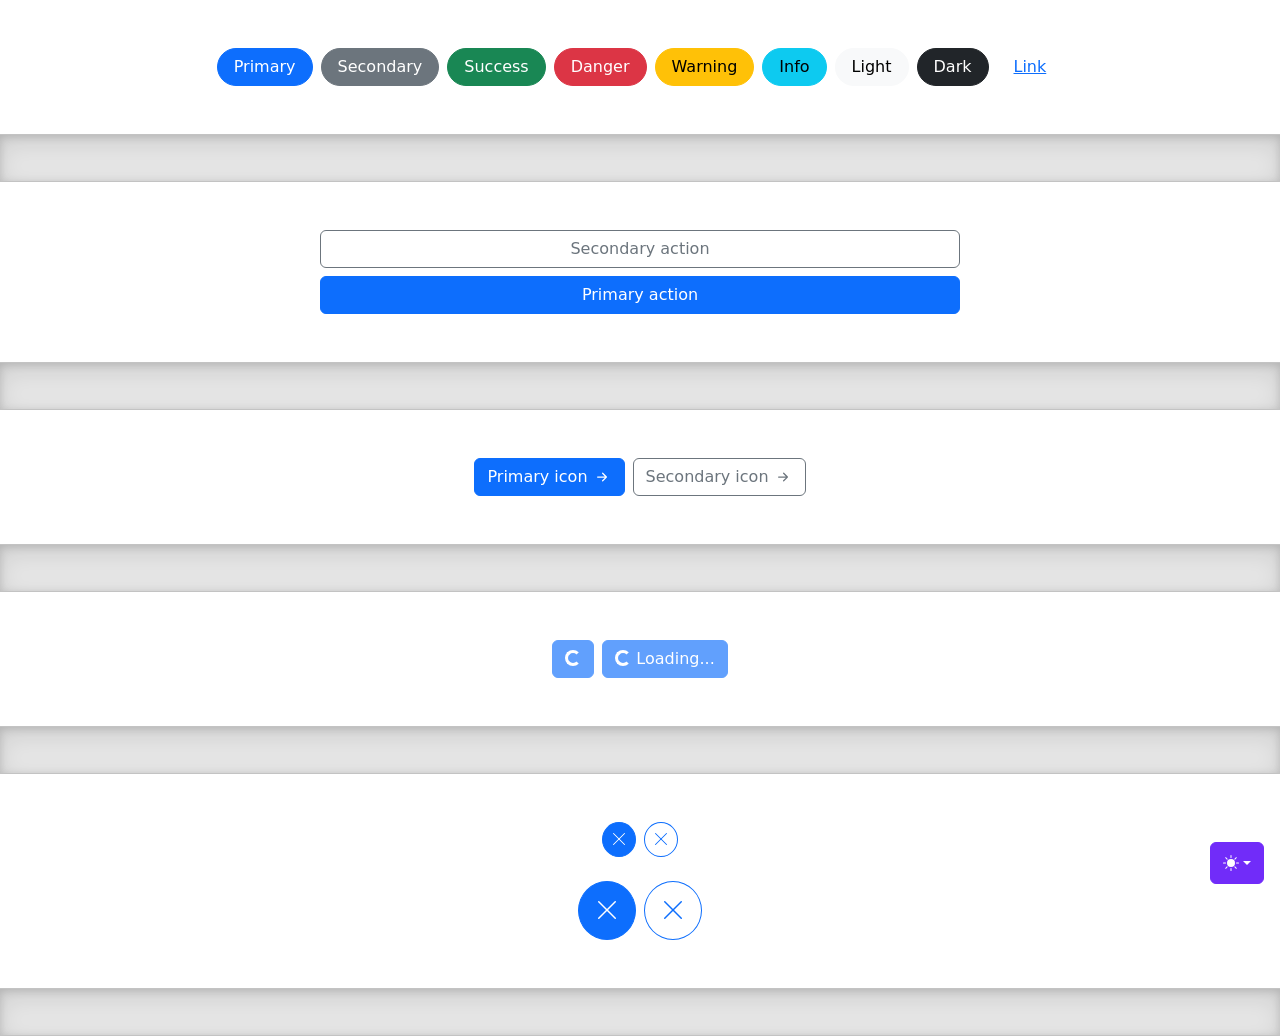
<file: bootstrap/buttons/index.html>
<!doctype html>
<html lang="en" data-bs-theme="auto">
  <head>
    <meta charset="utf-8" />
    <meta name="viewport" content="width=device-width, initial-scale=1" />
    <meta name="description" content="" />
    <meta
      name="author"
      content="Mark Otto, Jacob Thornton, and Bootstrap contributors"
    />
    <meta name="generator" content="Astro v5.13.2" />
    <title>Buttons · Bootstrap v5.3</title>
    <link
      rel="canonical"
      href="https://getbootstrap.com/docs/5.3/examples/buttons/"
    />
    <script src="../assets/js/color-modes.js"></script>
    <link href="../assets/dist/css/bootstrap.min.css" rel="stylesheet" />
    <meta name="theme-color" content="#712cf9" />
    <style>
      .bd-placeholder-img {
        font-size: 1.125rem;
        text-anchor: middle;
        -webkit-user-select: none;
        -moz-user-select: none;
        user-select: none;
      }
      @media (min-width: 768px) {
        .bd-placeholder-img-lg {
          font-size: 3.5rem;
        }
      }
      .b-example-divider {
        width: 100%;
        height: 3rem;
        background-color: #0000001a;
        border: solid rgba(0, 0, 0, 0.15);
        border-width: 1px 0;
        box-shadow:
          inset 0 0.5em 1.5em #0000001a,
          inset 0 0.125em 0.5em #00000026;
      }
      .b-example-vr {
        flex-shrink: 0;
        width: 1.5rem;
        height: 100vh;
      }
      .bi {
        vertical-align: -0.125em;
        fill: currentColor;
      }
      .nav-scroller {
        position: relative;
        z-index: 2;
        height: 2.75rem;
        overflow-y: hidden;
      }
      .nav-scroller .nav {
        display: flex;
        flex-wrap: nowrap;
        padding-bottom: 1rem;
        margin-top: -1px;
        overflow-x: auto;
        text-align: center;
        white-space: nowrap;
        -webkit-overflow-scrolling: touch;
      }
      .btn-bd-primary {
        --bd-violet-bg: #712cf9;
        --bd-violet-rgb: 112.520718, 44.062154, 249.437846;
        --bs-btn-font-weight: 600;
        --bs-btn-color: var(--bs-white);
        --bs-btn-bg: var(--bd-violet-bg);
        --bs-btn-border-color: var(--bd-violet-bg);
        --bs-btn-hover-color: var(--bs-white);
        --bs-btn-hover-bg: #6528e0;
        --bs-btn-hover-border-color: #6528e0;
        --bs-btn-focus-shadow-rgb: var(--bd-violet-rgb);
        --bs-btn-active-color: var(--bs-btn-hover-color);
        --bs-btn-active-bg: #5a23c8;
        --bs-btn-active-border-color: #5a23c8;
      }
      .bd-mode-toggle {
        z-index: 1500;
      }
      .bd-mode-toggle .bi {
        width: 1em;
        height: 1em;
      }
      .bd-mode-toggle .dropdown-menu .active .bi {
        display: block !important;
      }
    </style>
  </head>
  <body>
    <svg xmlns="http://www.w3.org/2000/svg" class="d-none">
      <symbol id="check2" viewBox="0 0 16 16">
        <path
          d="M13.854 3.646a.5.5 0 0 1 0 .708l-7 7a.5.5 0 0 1-.708 0l-3.5-3.5a.5.5 0 1 1 .708-.708L6.5 10.293l6.646-6.647a.5.5 0 0 1 .708 0z"
        ></path>
      </symbol>
      <symbol id="circle-half" viewBox="0 0 16 16">
        <path
          d="M8 15A7 7 0 1 0 8 1v14zm0 1A8 8 0 1 1 8 0a8 8 0 0 1 0 16z"
        ></path>
      </symbol>
      <symbol id="moon-stars-fill" viewBox="0 0 16 16">
        <path
          d="M6 .278a.768.768 0 0 1 .08.858 7.208 7.208 0 0 0-.878 3.46c0 4.021 3.278 7.277 7.318 7.277.527 0 1.04-.055 1.533-.16a.787.787 0 0 1 .81.316.733.733 0 0 1-.031.893A8.349 8.349 0 0 1 8.344 16C3.734 16 0 12.286 0 7.71 0 4.266 2.114 1.312 5.124.06A.752.752 0 0 1 6 .278z"
        ></path>
        <path
          d="M10.794 3.148a.217.217 0 0 1 .412 0l.387 1.162c.173.518.579.924 1.097 1.097l1.162.387a.217.217 0 0 1 0 .412l-1.162.387a1.734 1.734 0 0 0-1.097 1.097l-.387 1.162a.217.217 0 0 1-.412 0l-.387-1.162A1.734 1.734 0 0 0 9.31 6.593l-1.162-.387a.217.217 0 0 1 0-.412l1.162-.387a1.734 1.734 0 0 0 1.097-1.097l.387-1.162zM13.863.099a.145.145 0 0 1 .274 0l.258.774c.115.346.386.617.732.732l.774.258a.145.145 0 0 1 0 .274l-.774.258a1.156 1.156 0 0 0-.732.732l-.258.774a.145.145 0 0 1-.274 0l-.258-.774a1.156 1.156 0 0 0-.732-.732l-.774-.258a.145.145 0 0 1 0-.274l.774-.258c.346-.115.617-.386.732-.732L13.863.1z"
        ></path>
      </symbol>
      <symbol id="sun-fill" viewBox="0 0 16 16">
        <path
          d="M8 12a4 4 0 1 0 0-8 4 4 0 0 0 0 8zM8 0a.5.5 0 0 1 .5.5v2a.5.5 0 0 1-1 0v-2A.5.5 0 0 1 8 0zm0 13a.5.5 0 0 1 .5.5v2a.5.5 0 0 1-1 0v-2A.5.5 0 0 1 8 13zm8-5a.5.5 0 0 1-.5.5h-2a.5.5 0 0 1 0-1h2a.5.5 0 0 1 .5.5zM3 8a.5.5 0 0 1-.5.5h-2a.5.5 0 0 1 0-1h2A.5.5 0 0 1 3 8zm10.657-5.657a.5.5 0 0 1 0 .707l-1.414 1.415a.5.5 0 1 1-.707-.708l1.414-1.414a.5.5 0 0 1 .707 0zm-9.193 9.193a.5.5 0 0 1 0 .707L3.05 13.657a.5.5 0 0 1-.707-.707l1.414-1.414a.5.5 0 0 1 .707 0zm9.193 2.121a.5.5 0 0 1-.707 0l-1.414-1.414a.5.5 0 0 1 .707-.707l1.414 1.414a.5.5 0 0 1 0 .707zM4.464 4.465a.5.5 0 0 1-.707 0L2.343 3.05a.5.5 0 1 1 .707-.707l1.414 1.414a.5.5 0 0 1 0 .708z"
        ></path>
      </symbol>
    </svg>
    <div
      class="dropdown position-fixed bottom-0 end-0 mb-3 me-3 bd-mode-toggle"
    >
      <button
        class="btn btn-bd-primary py-2 dropdown-toggle d-flex align-items-center"
        id="bd-theme"
        type="button"
        aria-expanded="false"
        data-bs-toggle="dropdown"
        aria-label="Toggle theme (auto)"
      >
        <svg class="bi my-1 theme-icon-active" aria-hidden="true">
          <use href="#circle-half"></use>
        </svg>
        <span class="visually-hidden" id="bd-theme-text">Toggle theme</span>
      </button>
      <ul
        class="dropdown-menu dropdown-menu-end shadow"
        aria-labelledby="bd-theme-text"
      >
        <li>
          <button
            type="button"
            class="dropdown-item d-flex align-items-center"
            data-bs-theme-value="light"
            aria-pressed="false"
          >
            <svg class="bi me-2 opacity-50" aria-hidden="true">
              <use href="#sun-fill"></use>
            </svg>
            Light
            <svg class="bi ms-auto d-none" aria-hidden="true">
              <use href="#check2"></use>
            </svg>
          </button>
        </li>
        <li>
          <button
            type="button"
            class="dropdown-item d-flex align-items-center"
            data-bs-theme-value="dark"
            aria-pressed="false"
          >
            <svg class="bi me-2 opacity-50" aria-hidden="true">
              <use href="#moon-stars-fill"></use>
            </svg>
            Dark
            <svg class="bi ms-auto d-none" aria-hidden="true">
              <use href="#check2"></use>
            </svg>
          </button>
        </li>
        <li>
          <button
            type="button"
            class="dropdown-item d-flex align-items-center active"
            data-bs-theme-value="auto"
            aria-pressed="true"
          >
            <svg class="bi me-2 opacity-50" aria-hidden="true">
              <use href="#circle-half"></use>
            </svg>
            Auto
            <svg class="bi ms-auto d-none" aria-hidden="true">
              <use href="#check2"></use>
            </svg>
          </button>
        </li>
      </ul>
    </div>
    <svg xmlns="http://www.w3.org/2000/svg" class="d-none">
      <symbol id="arrow-right-short" viewBox="0 0 16 16">
        <path
          fill-rule="evenodd"
          d="M4 8a.5.5 0 0 1 .5-.5h5.793L8.146 5.354a.5.5 0 1 1 .708-.708l3 3a.5.5 0 0 1 0 .708l-3 3a.5.5 0 0 1-.708-.708L10.293 8.5H4.5A.5.5 0 0 1 4 8z"
        ></path>
      </symbol>
      <symbol id="x-lg" viewBox="0 0 16 16">
        <path
          fill-rule="evenodd"
          d="M13.854 2.146a.5.5 0 0 1 0 .708l-11 11a.5.5 0 0 1-.708-.708l11-11a.5.5 0 0 1 .708 0Z"
        ></path>
        <path
          fill-rule="evenodd"
          d="M2.146 2.146a.5.5 0 0 0 0 .708l11 11a.5.5 0 0 0 .708-.708l-11-11a.5.5 0 0 0-.708 0Z"
        ></path>
      </symbol>
    </svg>
    <div class="d-flex gap-2 justify-content-center py-5">
      <button class="btn btn-primary rounded-pill px-3" type="button">
        Primary
      </button>
      <button class="btn btn-secondary rounded-pill px-3" type="button">
        Secondary
      </button>
      <button class="btn btn-success rounded-pill px-3" type="button">
        Success
      </button>
      <button class="btn btn-danger rounded-pill px-3" type="button">
        Danger
      </button>
      <button class="btn btn-warning rounded-pill px-3" type="button">
        Warning
      </button>
      <button class="btn btn-info rounded-pill px-3" type="button">Info</button>
      <button class="btn btn-light rounded-pill px-3" type="button">
        Light
      </button>
      <button class="btn btn-dark rounded-pill px-3" type="button">Dark</button>
      <button class="btn btn-link rounded-pill px-3" type="button">Link</button>
    </div>
    <div class="b-example-divider"></div>
    <div class="col-lg-6 col-xxl-4 my-5 mx-auto">
      <div class="d-grid gap-2">
        <button class="btn btn-outline-secondary" type="button">
          Secondary action
        </button>
        <button class="btn btn-primary" type="button">Primary action</button>
      </div>
    </div>
    <div class="b-example-divider"></div>
    <div class="d-flex gap-2 justify-content-center py-5">
      <button
        class="btn btn-primary d-inline-flex align-items-center"
        type="button"
      >
        Primary icon
        <svg class="bi ms-1" width="20" height="20" aria-hidden="true">
          <use xlink:href="#arrow-right-short"></use>
        </svg>
      </button>
      <button
        class="btn btn-outline-secondary d-inline-flex align-items-center"
        type="button"
      >
        Secondary icon
        <svg class="bi ms-1" width="20" height="20" aria-hidden="true">
          <use xlink:href="#arrow-right-short"></use>
        </svg>
      </button>
    </div>
    <div class="b-example-divider"></div>
    <div class="d-flex gap-2 justify-content-center py-5">
      <button class="btn btn-primary" type="button" disabled>
        <span
          class="spinner-border spinner-border-sm"
          aria-hidden="true"
        ></span>
        <span class="visually-hidden" role="status">Loading...</span>
      </button>
      <button class="btn btn-primary" type="button" disabled>
        <span
          class="spinner-border spinner-border-sm"
          aria-hidden="true"
        ></span>
        <span role="status">Loading...</span>
      </button>
    </div>
    <div class="b-example-divider"></div>
    <div class="d-flex gap-2 justify-content-center pt-5 pb-4">
      <button class="btn btn-primary rounded-circle p-2 lh-1" type="button">
        <svg class="bi" width="16" height="16" aria-hidden="true">
          <use xlink:href="#x-lg"></use>
        </svg>
        <span class="visually-hidden">Dismiss</span>
      </button>
      <button
        class="btn btn-outline-primary rounded-circle p-2 lh-1"
        type="button"
      >
        <svg class="bi" width="16" height="16" aria-hidden="true">
          <use xlink:href="#x-lg"></use>
        </svg>
        <span class="visually-hidden">Dismiss</span>
      </button>
    </div>
    <div class="d-flex gap-2 justify-content-center pb-5">
      <button class="btn btn-primary rounded-circle p-3 lh-1" type="button">
        <svg class="bi" width="24" height="24" aria-hidden="true">
          <use xlink:href="#x-lg"></use>
        </svg>
        <span class="visually-hidden">Dismiss</span>
      </button>
      <button
        class="btn btn-outline-primary rounded-circle p-3 lh-1"
        type="button"
      >
        <svg class="bi" width="24" height="24" aria-hidden="true">
          <use xlink:href="#x-lg"></use>
        </svg>
        <span class="visually-hidden">Dismiss</span>
      </button>
    </div>
    <div class="b-example-divider"></div>
    <script
      src="../assets/dist/js/bootstrap.bundle.min.js"
      class="astro-vvvwv3sm"
    ></script>
  </body>
</html>
</file>
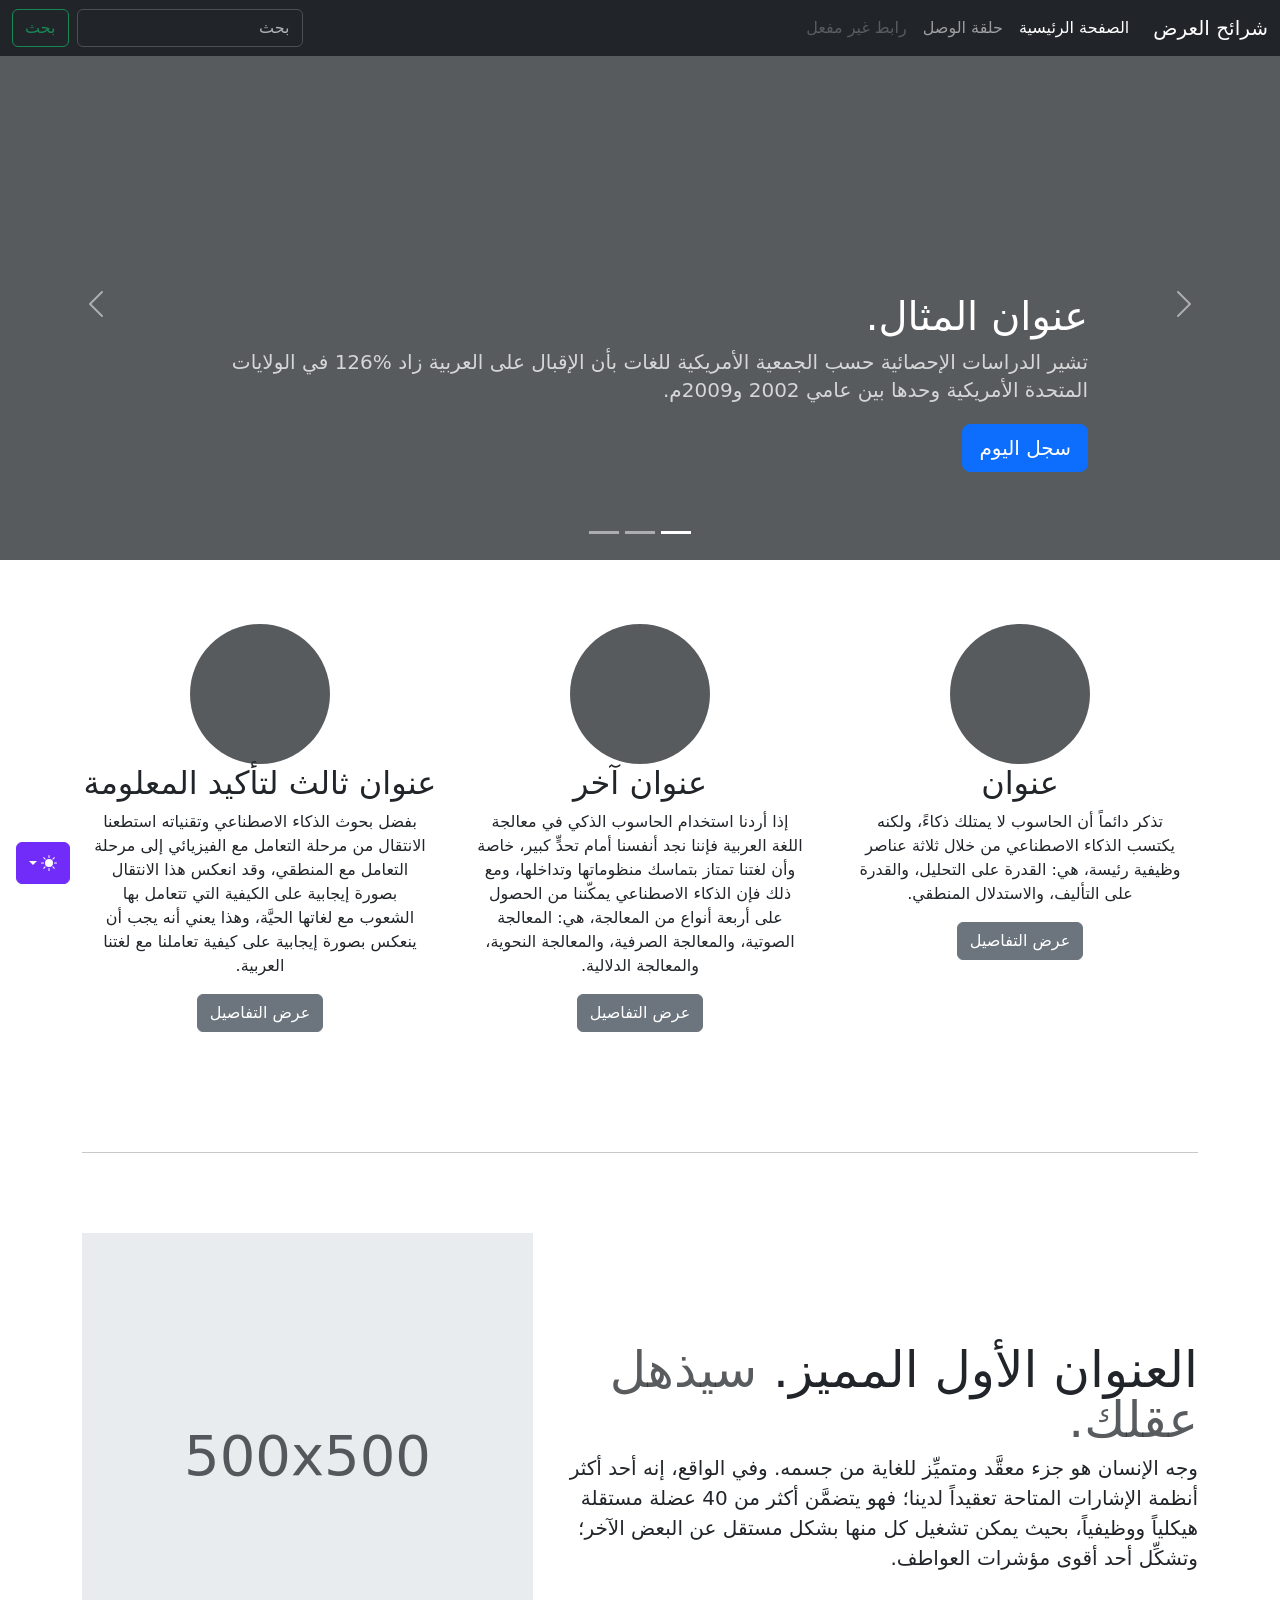
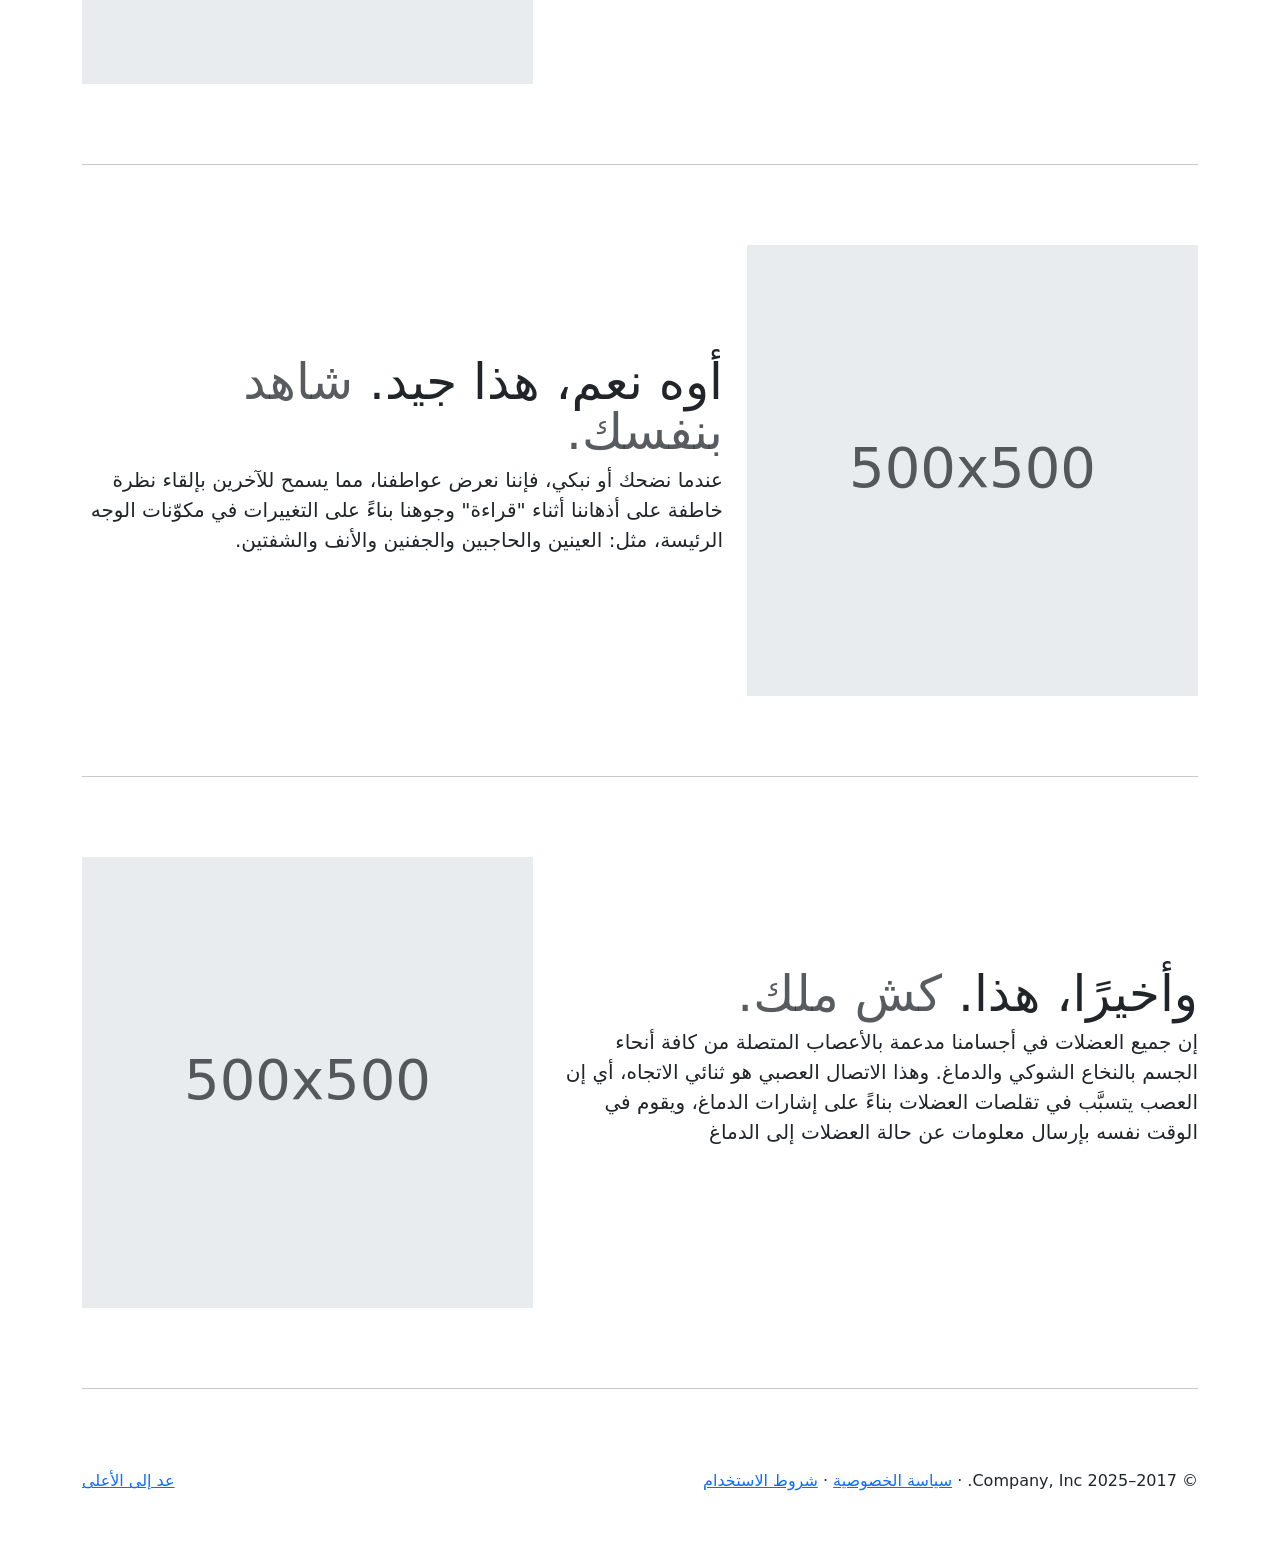
<file: bootstrap/carousel-rtl/index.html>
<!doctype html>
<html lang="ar" dir="rtl" data-bs-theme="auto">
  <head>
    <meta charset="utf-8" />
    <meta name="viewport" content="width=device-width, initial-scale=1" />
    <meta name="description" content="" />
    <meta
      name="author"
      content="Mark Otto, Jacob Thornton, and Bootstrap contributors"
    />
    <meta name="generator" content="Astro v5.13.2" />
    <title>قالب شرائح العرض · Bootstrap v5.3</title>
    <link
      rel="canonical"
      href="https://getbootstrap.com/docs/5.3/examples/carousel-rtl/"
    />
    <script src="../assets/js/color-modes.js"></script>
    <link href="../assets/dist/css/bootstrap.rtl.min.css" rel="stylesheet" />
    <meta name="theme-color" content="#712cf9" />
    <link href="../carousel/carousel.rtl.css" rel="stylesheet" />
    <style>
      .bd-placeholder-img {
        font-size: 1.125rem;
        text-anchor: middle;
        -webkit-user-select: none;
        -moz-user-select: none;
        user-select: none;
      }
      @media (min-width: 768px) {
        .bd-placeholder-img-lg {
          font-size: 3.5rem;
        }
      }
      .b-example-divider {
        width: 100%;
        height: 3rem;
        background-color: #0000001a;
        border: solid rgba(0, 0, 0, 0.15);
        border-width: 1px 0;
        box-shadow:
          inset 0 0.5em 1.5em #0000001a,
          inset 0 0.125em 0.5em #00000026;
      }
      .b-example-vr {
        flex-shrink: 0;
        width: 1.5rem;
        height: 100vh;
      }
      .bi {
        vertical-align: -0.125em;
        fill: currentColor;
      }
      .nav-scroller {
        position: relative;
        z-index: 2;
        height: 2.75rem;
        overflow-y: hidden;
      }
      .nav-scroller .nav {
        display: flex;
        flex-wrap: nowrap;
        padding-bottom: 1rem;
        margin-top: -1px;
        overflow-x: auto;
        text-align: center;
        white-space: nowrap;
        -webkit-overflow-scrolling: touch;
      }
      .btn-bd-primary {
        --bd-violet-bg: #712cf9;
        --bd-violet-rgb: 112.520718, 44.062154, 249.437846;
        --bs-btn-font-weight: 600;
        --bs-btn-color: var(--bs-white);
        --bs-btn-bg: var(--bd-violet-bg);
        --bs-btn-border-color: var(--bd-violet-bg);
        --bs-btn-hover-color: var(--bs-white);
        --bs-btn-hover-bg: #6528e0;
        --bs-btn-hover-border-color: #6528e0;
        --bs-btn-focus-shadow-rgb: var(--bd-violet-rgb);
        --bs-btn-active-color: var(--bs-btn-hover-color);
        --bs-btn-active-bg: #5a23c8;
        --bs-btn-active-border-color: #5a23c8;
      }
      .bd-mode-toggle {
        z-index: 1500;
      }
      .bd-mode-toggle .bi {
        width: 1em;
        height: 1em;
      }
      .bd-mode-toggle .dropdown-menu .active .bi {
        display: block !important;
      }
    </style>
  </head>
  <body>
    <svg xmlns="http://www.w3.org/2000/svg" class="d-none">
      <symbol id="check2" viewBox="0 0 16 16">
        <path
          d="M13.854 3.646a.5.5 0 0 1 0 .708l-7 7a.5.5 0 0 1-.708 0l-3.5-3.5a.5.5 0 1 1 .708-.708L6.5 10.293l6.646-6.647a.5.5 0 0 1 .708 0z"
        ></path>
      </symbol>
      <symbol id="circle-half" viewBox="0 0 16 16">
        <path
          d="M8 15A7 7 0 1 0 8 1v14zm0 1A8 8 0 1 1 8 0a8 8 0 0 1 0 16z"
        ></path>
      </symbol>
      <symbol id="moon-stars-fill" viewBox="0 0 16 16">
        <path
          d="M6 .278a.768.768 0 0 1 .08.858 7.208 7.208 0 0 0-.878 3.46c0 4.021 3.278 7.277 7.318 7.277.527 0 1.04-.055 1.533-.16a.787.787 0 0 1 .81.316.733.733 0 0 1-.031.893A8.349 8.349 0 0 1 8.344 16C3.734 16 0 12.286 0 7.71 0 4.266 2.114 1.312 5.124.06A.752.752 0 0 1 6 .278z"
        ></path>
        <path
          d="M10.794 3.148a.217.217 0 0 1 .412 0l.387 1.162c.173.518.579.924 1.097 1.097l1.162.387a.217.217 0 0 1 0 .412l-1.162.387a1.734 1.734 0 0 0-1.097 1.097l-.387 1.162a.217.217 0 0 1-.412 0l-.387-1.162A1.734 1.734 0 0 0 9.31 6.593l-1.162-.387a.217.217 0 0 1 0-.412l1.162-.387a1.734 1.734 0 0 0 1.097-1.097l.387-1.162zM13.863.099a.145.145 0 0 1 .274 0l.258.774c.115.346.386.617.732.732l.774.258a.145.145 0 0 1 0 .274l-.774.258a1.156 1.156 0 0 0-.732.732l-.258.774a.145.145 0 0 1-.274 0l-.258-.774a1.156 1.156 0 0 0-.732-.732l-.774-.258a.145.145 0 0 1 0-.274l.774-.258c.346-.115.617-.386.732-.732L13.863.1z"
        ></path>
      </symbol>
      <symbol id="sun-fill" viewBox="0 0 16 16">
        <path
          d="M8 12a4 4 0 1 0 0-8 4 4 0 0 0 0 8zM8 0a.5.5 0 0 1 .5.5v2a.5.5 0 0 1-1 0v-2A.5.5 0 0 1 8 0zm0 13a.5.5 0 0 1 .5.5v2a.5.5 0 0 1-1 0v-2A.5.5 0 0 1 8 13zm8-5a.5.5 0 0 1-.5.5h-2a.5.5 0 0 1 0-1h2a.5.5 0 0 1 .5.5zM3 8a.5.5 0 0 1-.5.5h-2a.5.5 0 0 1 0-1h2A.5.5 0 0 1 3 8zm10.657-5.657a.5.5 0 0 1 0 .707l-1.414 1.415a.5.5 0 1 1-.707-.708l1.414-1.414a.5.5 0 0 1 .707 0zm-9.193 9.193a.5.5 0 0 1 0 .707L3.05 13.657a.5.5 0 0 1-.707-.707l1.414-1.414a.5.5 0 0 1 .707 0zm9.193 2.121a.5.5 0 0 1-.707 0l-1.414-1.414a.5.5 0 0 1 .707-.707l1.414 1.414a.5.5 0 0 1 0 .707zM4.464 4.465a.5.5 0 0 1-.707 0L2.343 3.05a.5.5 0 1 1 .707-.707l1.414 1.414a.5.5 0 0 1 0 .708z"
        ></path>
      </symbol>
    </svg>
    <div
      class="dropdown position-fixed bottom-0 end-0 mb-3 me-3 bd-mode-toggle"
    >
      <button
        class="btn btn-bd-primary py-2 dropdown-toggle d-flex align-items-center"
        id="bd-theme"
        type="button"
        aria-expanded="false"
        data-bs-toggle="dropdown"
        aria-label="Toggle theme (auto)"
      >
        <svg class="bi my-1 theme-icon-active" aria-hidden="true">
          <use href="#circle-half"></use>
        </svg>
        <span class="visually-hidden" id="bd-theme-text">Toggle theme</span>
      </button>
      <ul
        class="dropdown-menu dropdown-menu-end shadow"
        aria-labelledby="bd-theme-text"
      >
        <li>
          <button
            type="button"
            class="dropdown-item d-flex align-items-center"
            data-bs-theme-value="light"
            aria-pressed="false"
          >
            <svg class="bi me-2 opacity-50" aria-hidden="true">
              <use href="#sun-fill"></use>
            </svg>
            Light
            <svg class="bi ms-auto d-none" aria-hidden="true">
              <use href="#check2"></use>
            </svg>
          </button>
        </li>
        <li>
          <button
            type="button"
            class="dropdown-item d-flex align-items-center"
            data-bs-theme-value="dark"
            aria-pressed="false"
          >
            <svg class="bi me-2 opacity-50" aria-hidden="true">
              <use href="#moon-stars-fill"></use>
            </svg>
            Dark
            <svg class="bi ms-auto d-none" aria-hidden="true">
              <use href="#check2"></use>
            </svg>
          </button>
        </li>
        <li>
          <button
            type="button"
            class="dropdown-item d-flex align-items-center active"
            data-bs-theme-value="auto"
            aria-pressed="true"
          >
            <svg class="bi me-2 opacity-50" aria-hidden="true">
              <use href="#circle-half"></use>
            </svg>
            Auto
            <svg class="bi ms-auto d-none" aria-hidden="true">
              <use href="#check2"></use>
            </svg>
          </button>
        </li>
      </ul>
    </div>
    <header data-bs-theme="dark">
      <nav class="navbar navbar-expand-md navbar-dark fixed-top bg-dark">
        <div class="container-fluid">
          <a class="navbar-brand" href="#">شرائح العرض</a>
          <button
            class="navbar-toggler"
            type="button"
            data-bs-toggle="collapse"
            data-bs-target="#navbarCollapse"
            aria-controls="navbarCollapse"
            aria-expanded="false"
            aria-label="تبديل التنقل"
          >
            <span class="navbar-toggler-icon"></span>
          </button>
          <div class="collapse navbar-collapse" id="navbarCollapse">
            <ul class="navbar-nav me-auto mb-2 mb-md-0">
              <li class="nav-item">
                <a class="nav-link active" aria-current="page" href="#"
                  >الصفحة الرئيسية</a
                >
              </li>
              <li class="nav-item">
                <a class="nav-link" href="#">حلقة الوصل</a>
              </li>
              <li class="nav-item">
                <a class="nav-link disabled" aria-disabled="true"
                  >رابط غير مفعل</a
                >
              </li>
            </ul>
            <form class="d-flex" role="search">
              <input
                class="form-control me-2"
                type="search"
                placeholder="بحث"
                aria-label="بحث"
              />
              <button class="btn btn-outline-success" type="submit">بحث</button>
            </form>
          </div>
        </div>
      </nav>
    </header>
    <main>
      <div id="myCarousel" class="carousel slide mb-6" data-bs-ride="carousel">
        <div class="carousel-indicators">
          <button
            type="button"
            data-bs-target="#myCarousel"
            data-bs-slide-to="0"
            class="active"
            aria-current="true"
            aria-label="Slide 1"
          ></button>
          <button
            type="button"
            data-bs-target="#myCarousel"
            data-bs-slide-to="1"
            aria-label="Slide 2"
          ></button>
          <button
            type="button"
            data-bs-target="#myCarousel"
            data-bs-slide-to="2"
            aria-label="Slide 3"
          ></button>
        </div>
        <div class="carousel-inner">
          <div class="carousel-item active">
            <svg
              aria-hidden="true"
              class="bd-placeholder-img"
              height="100%"
              preserveAspectRatio="xMidYMid slice"
              width="100%"
              xmlns="http://www.w3.org/2000/svg"
            >
              <rect
                width="100%"
                height="100%"
                fill="var(--bs-secondary-color)"
              ></rect>
            </svg>
            <div class="container">
              <div class="carousel-caption text-start">
                <h1>عنوان المثال.</h1>
                <p class="opacity-75">
                  تشير الدراسات الإحصائية حسب الجمعية الأمريكية للغات بأن
                  الإقبال على العربية زاد %126 في الولايات المتحدة الأمريكية
                  وحدها بين عامي 2002 و2009م.
                </p>
                <p><a class="btn btn-lg btn-primary" href="#">سجل اليوم</a></p>
              </div>
            </div>
          </div>
          <div class="carousel-item">
            <svg
              aria-hidden="true"
              class="bd-placeholder-img"
              height="100%"
              preserveAspectRatio="xMidYMid slice"
              width="100%"
              xmlns="http://www.w3.org/2000/svg"
            >
              <rect
                width="100%"
                height="100%"
                fill="var(--bs-secondary-color)"
              ></rect>
            </svg>
            <div class="container">
              <div class="carousel-caption">
                <h1>عنوان مثال آخر.</h1>
                <p>
                  حسب المجلس الثقافي البريطاني فإن تعليم الإنجليزية داخل
                  بريطانيا يسهم في تعزيز اقتصادها بما يتجاوز ملياري جنيه سنوياً،
                  كما أنه وفر أكثر من 26 ألف وظيفة.
                </p>
                <p><a class="btn btn-lg btn-primary" href="#">أعرف أكثر</a></p>
              </div>
            </div>
          </div>
          <div class="carousel-item">
            <svg
              aria-hidden="true"
              class="bd-placeholder-img"
              height="100%"
              preserveAspectRatio="xMidYMid slice"
              width="100%"
              xmlns="http://www.w3.org/2000/svg"
            >
              <rect
                width="100%"
                height="100%"
                fill="var(--bs-secondary-color)"
              ></rect>
            </svg>
            <div class="container">
              <div class="carousel-caption text-end">
                <h1>واحد أكثر لقياس جيد.</h1>
                <p>
                  الإحصاءات لحجم الاستثمار اللغوي خارج بريطانيا تتفاوت من سنة
                  لأخرى إلا أن المدير التنفيذي للمجلس الثقافي البريطاني إدي
                  بايرز يرى أن استثمار تعليم الإنجليزية في الخارج لا يحسب على
                  المستوى المالي فحسب بل على المستوى السياسي أيضاً.
                </p>
                <p>
                  <a class="btn btn-lg btn-primary" href="#">تصفح المعرض</a>
                </p>
              </div>
            </div>
          </div>
        </div>
        <button
          class="carousel-control-prev"
          type="button"
          data-bs-target="#myCarousel"
          data-bs-slide="prev"
        >
          <span class="carousel-control-prev-icon" aria-hidden="true"></span>
          <span class="visually-hidden">السابق</span>
        </button>
        <button
          class="carousel-control-next"
          type="button"
          data-bs-target="#myCarousel"
          data-bs-slide="next"
        >
          <span class="carousel-control-next-icon" aria-hidden="true"></span>
          <span class="visually-hidden">التالي</span>
        </button>
      </div>
      <!-- Marketing messaging and featurettes
  ================================================== -->
      <!-- Wrap the rest of the page in another container to center all the content. -->
      <div class="container marketing">
        <!-- Three columns of text below the carousel -->
        <div class="row">
          <div class="col-lg-4">
            <svg
              aria-label="Placeholder"
              class="bd-placeholder-img rounded-circle"
              height="140"
              preserveAspectRatio="xMidYMid slice"
              role="img"
              width="140"
              xmlns="http://www.w3.org/2000/svg"
            >
              <title>Placeholder</title>
              <rect
                width="100%"
                height="100%"
                fill="var(--bs-secondary-color)"
              ></rect>
            </svg>
            <h2 class="fw-normal">عنوان</h2>
            <p>
              تذكر دائماً أن الحاسوب لا يمتلك ذكاءً، ولكنه يكتسب الذكاء
              الاصطناعي من خلال ثلاثة عناصر وظيفية رئيسة، هي: القدرة على
              التحليل، والقدرة على التأليف، والاستدلال المنطقي.
            </p>
            <p><a class="btn btn-secondary" href="#">عرض التفاصيل</a></p>
          </div>
          <!-- /.col-lg-4 -->
          <div class="col-lg-4">
            <svg
              aria-label="Placeholder"
              class="bd-placeholder-img rounded-circle"
              height="140"
              preserveAspectRatio="xMidYMid slice"
              role="img"
              width="140"
              xmlns="http://www.w3.org/2000/svg"
            >
              <title>Placeholder</title>
              <rect
                width="100%"
                height="100%"
                fill="var(--bs-secondary-color)"
              ></rect>
            </svg>
            <h2 class="fw-normal">عنوان آخر</h2>
            <p>
              إذا أردنا استخدام الحاسوب الذكي في معالجة اللغة العربية فإننا نجد
              أنفسنا أمام تحدٍّ كبير، خاصة وأن لغتنا تمتاز بتماسك منظوماتها
              وتداخلها، ومع ذلك فإن الذكاء الاصطناعي يمكّننا من الحصول على أربعة
              أنواع من المعالجة، هي: المعالجة الصوتية، والمعالجة الصرفية،
              والمعالجة النحوية، والمعالجة الدلالية.
            </p>
            <p><a class="btn btn-secondary" href="#">عرض التفاصيل</a></p>
          </div>
          <!-- /.col-lg-4 -->
          <div class="col-lg-4">
            <svg
              aria-label="Placeholder"
              class="bd-placeholder-img rounded-circle"
              height="140"
              preserveAspectRatio="xMidYMid slice"
              role="img"
              width="140"
              xmlns="http://www.w3.org/2000/svg"
            >
              <title>Placeholder</title>
              <rect
                width="100%"
                height="100%"
                fill="var(--bs-secondary-color)"
              ></rect>
            </svg>
            <h2 class="fw-normal">عنوان ثالث لتأكيد المعلومة</h2>
            <p>
              بفضل بحوث الذكاء الاصطناعي وتقنياته استطعنا الانتقال من مرحلة
              التعامل مع الفيزيائي إلى مرحلة التعامل مع المنطقي، وقد انعكس هذا
              الانتقال بصورة إيجابية على الكيفية التي تتعامل بها الشعوب مع
              لغاتها الحيَّة، وهذا يعني أنه يجب أن ينعكس بصورة إيجابية على كيفية
              تعاملنا مع لغتنا العربية.
            </p>
            <p><a class="btn btn-secondary" href="#">عرض التفاصيل</a></p>
          </div>
          <!-- /.col-lg-4 -->
        </div>
        <!-- /.row -->
        <!-- START THE FEATURETTES -->
        <hr class="featurette-divider" />
        <div class="row featurette">
          <div class="col-md-7">
            <h2 class="featurette-heading fw-normal lh-1">
              العنوان الأول المميز.
              <span class="text-body-secondary"> سيذهل عقلك. </span>
            </h2>
            <p class="lead">
              وجه الإنسان هو جزء معقَّد ومتميِّز للغاية من جسمه. وفي الواقع، إنه
              أحد أكثر أنظمة الإشارات المتاحة تعقيداً لدينا؛ فهو يتضمَّن أكثر من
              40 عضلة مستقلة هيكلياً ووظيفياً، بحيث يمكن تشغيل كل منها بشكل
              مستقل عن البعض الآخر؛ وتشكِّل أحد أقوى مؤشرات العواطف.
            </p>
          </div>
          <div class="col-md-5">
            <svg
              aria-label="Placeholder: 500x500"
              class="bd-placeholder-img bd-placeholder-img-lg featurette-image img-fluid mx-auto"
              height="500"
              preserveAspectRatio="xMidYMid slice"
              role="img"
              width="500"
              xmlns="http://www.w3.org/2000/svg"
            >
              <title>Placeholder</title>
              <rect
                width="100%"
                height="100%"
                fill="var(--bs-secondary-bg)"
              ></rect>
              <text x="50%" y="50%" fill="var(--bs-secondary-color)" dy=".3em">
                500x500
              </text>
            </svg>
          </div>
        </div>
        <hr class="featurette-divider" />
        <div class="row featurette">
          <div class="col-md-7 order-md-2">
            <h2 class="featurette-heading fw-normal lh-1">
              أوه نعم، هذا جيد.
              <span class="text-body-secondary"> شاهد بنفسك. </span>
            </h2>
            <p class="lead">
              عندما نضحك أو نبكي، فإننا نعرض عواطفنا، مما يسمح للآخرين بإلقاء
              نظرة خاطفة على أذهاننا أثناء "قراءة" وجوهنا بناءً على التغييرات في
              مكوّنات الوجه الرئيسة، مثل: العينين والحاجبين والجفنين والأنف
              والشفتين.
            </p>
          </div>
          <div class="col-md-5 order-md-1">
            <svg
              aria-label="Placeholder: 500x500"
              class="bd-placeholder-img bd-placeholder-img-lg featurette-image img-fluid mx-auto"
              height="500"
              preserveAspectRatio="xMidYMid slice"
              role="img"
              width="500"
              xmlns="http://www.w3.org/2000/svg"
            >
              <title>Placeholder</title>
              <rect
                width="100%"
                height="100%"
                fill="var(--bs-secondary-bg)"
              ></rect>
              <text x="50%" y="50%" fill="var(--bs-secondary-color)" dy=".3em">
                500x500
              </text>
            </svg>
          </div>
        </div>
        <hr class="featurette-divider" />
        <div class="row featurette">
          <div class="col-md-7">
            <h2 class="featurette-heading fw-normal lh-1">
              وأخيرًا، هذا. <span class="text-body-secondary"> كش ملك. </span>
            </h2>
            <p class="lead">
              إن جميع العضلات في أجسامنا مدعمة بالأعصاب المتصلة من كافة أنحاء
              الجسم بالنخاع الشوكي والدماغ. وهذا الاتصال العصبي هو ثنائي
              الاتجاه، أي إن العصب يتسبَّب في تقلصات العضلات بناءً على إشارات
              الدماغ، ويقوم في الوقت نفسه بإرسال معلومات عن حالة العضلات إلى
              الدماغ
            </p>
          </div>
          <div class="col-md-5">
            <svg
              aria-label="Placeholder: 500x500"
              class="bd-placeholder-img bd-placeholder-img-lg featurette-image img-fluid mx-auto"
              height="500"
              preserveAspectRatio="xMidYMid slice"
              role="img"
              width="500"
              xmlns="http://www.w3.org/2000/svg"
            >
              <title>Placeholder</title>
              <rect
                width="100%"
                height="100%"
                fill="var(--bs-secondary-bg)"
              ></rect>
              <text x="50%" y="50%" fill="var(--bs-secondary-color)" dy=".3em">
                500x500
              </text>
            </svg>
          </div>
        </div>
        <hr class="featurette-divider" />
        <!-- /END THE FEATURETTES -->
      </div>
      <!-- /.container -->
      <!-- FOOTER -->
      <footer class="container">
        <p class="float-end"><a href="#">عد إلى الأعلى</a></p>
        <p>
          &copy; 2017–2025 Company, Inc. &middot;
          <a href="#">سياسة الخصوصية</a> &middot; <a href="#">شروط الاستخدام</a>
        </p>
      </footer>
    </main>
    <script
      src="../assets/dist/js/bootstrap.bundle.min.js"
      class="astro-vvvwv3sm"
    ></script>
  </body>
</html>
</file>
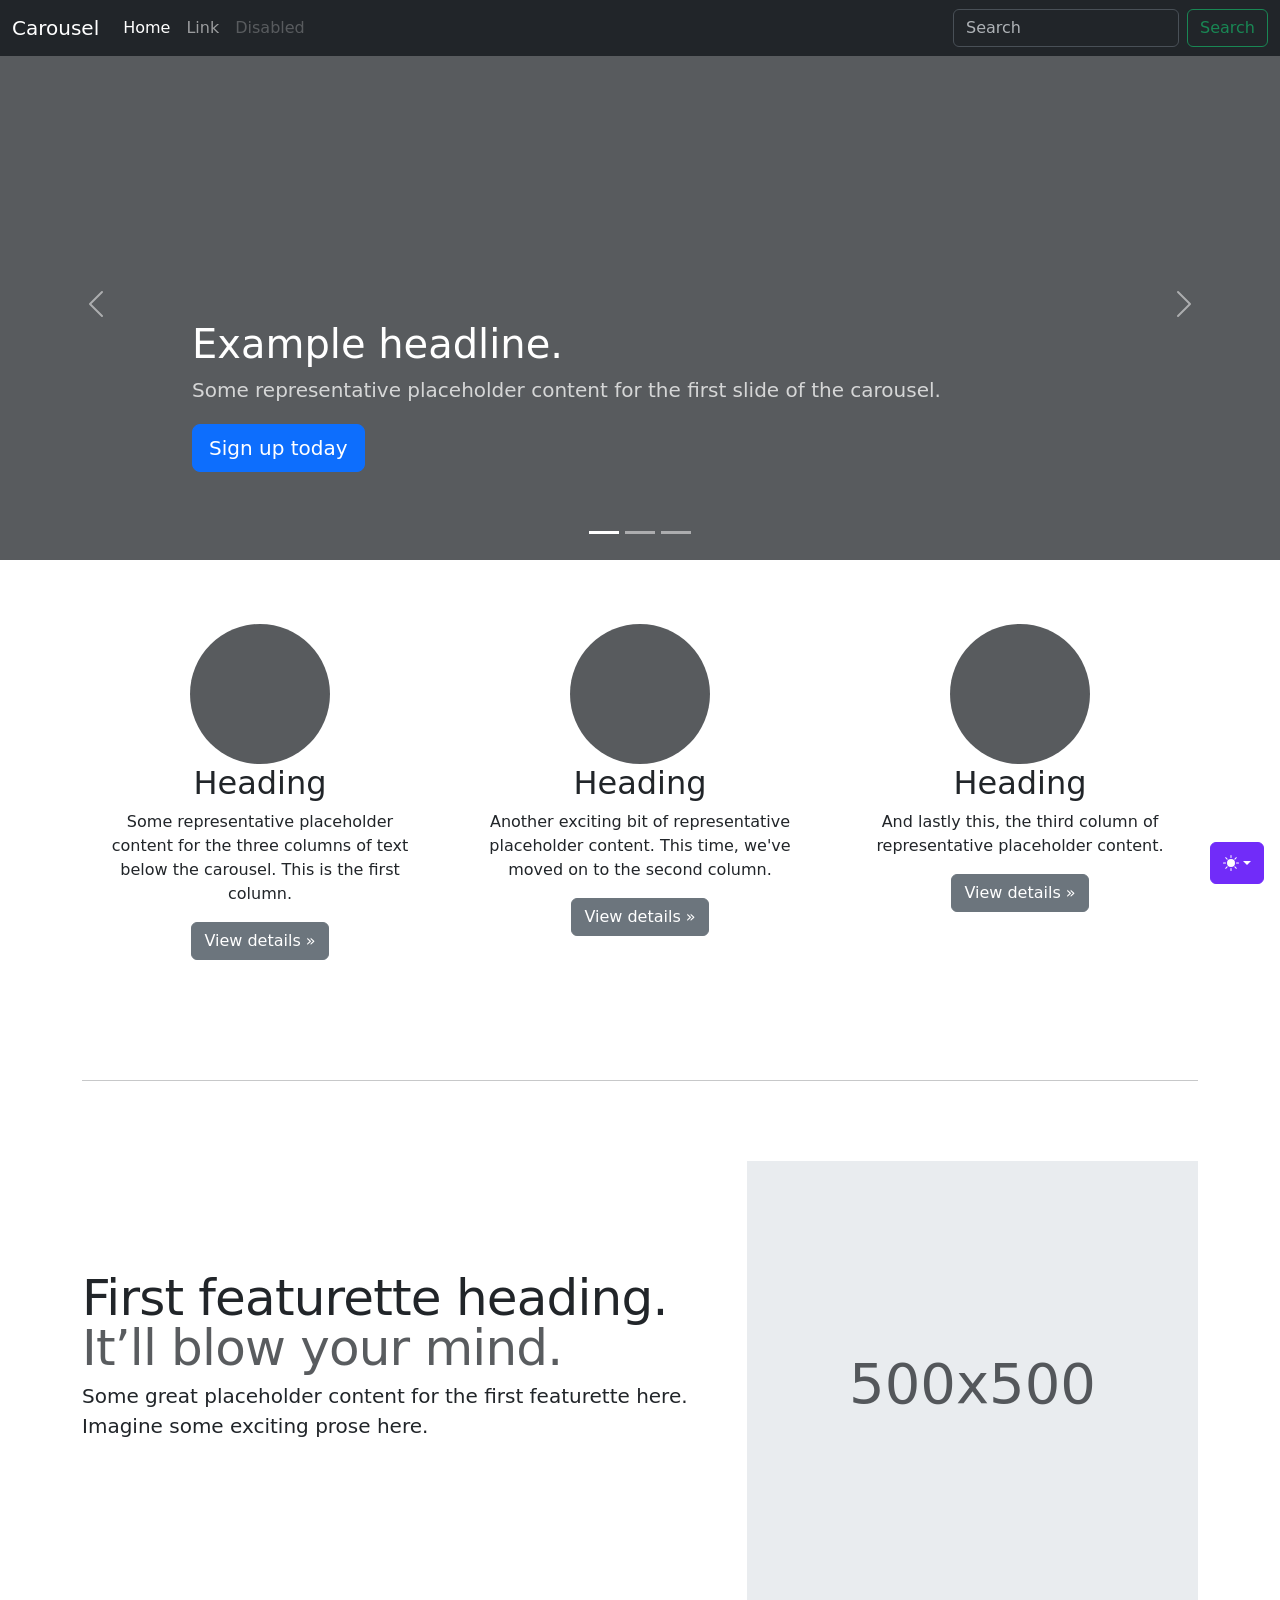
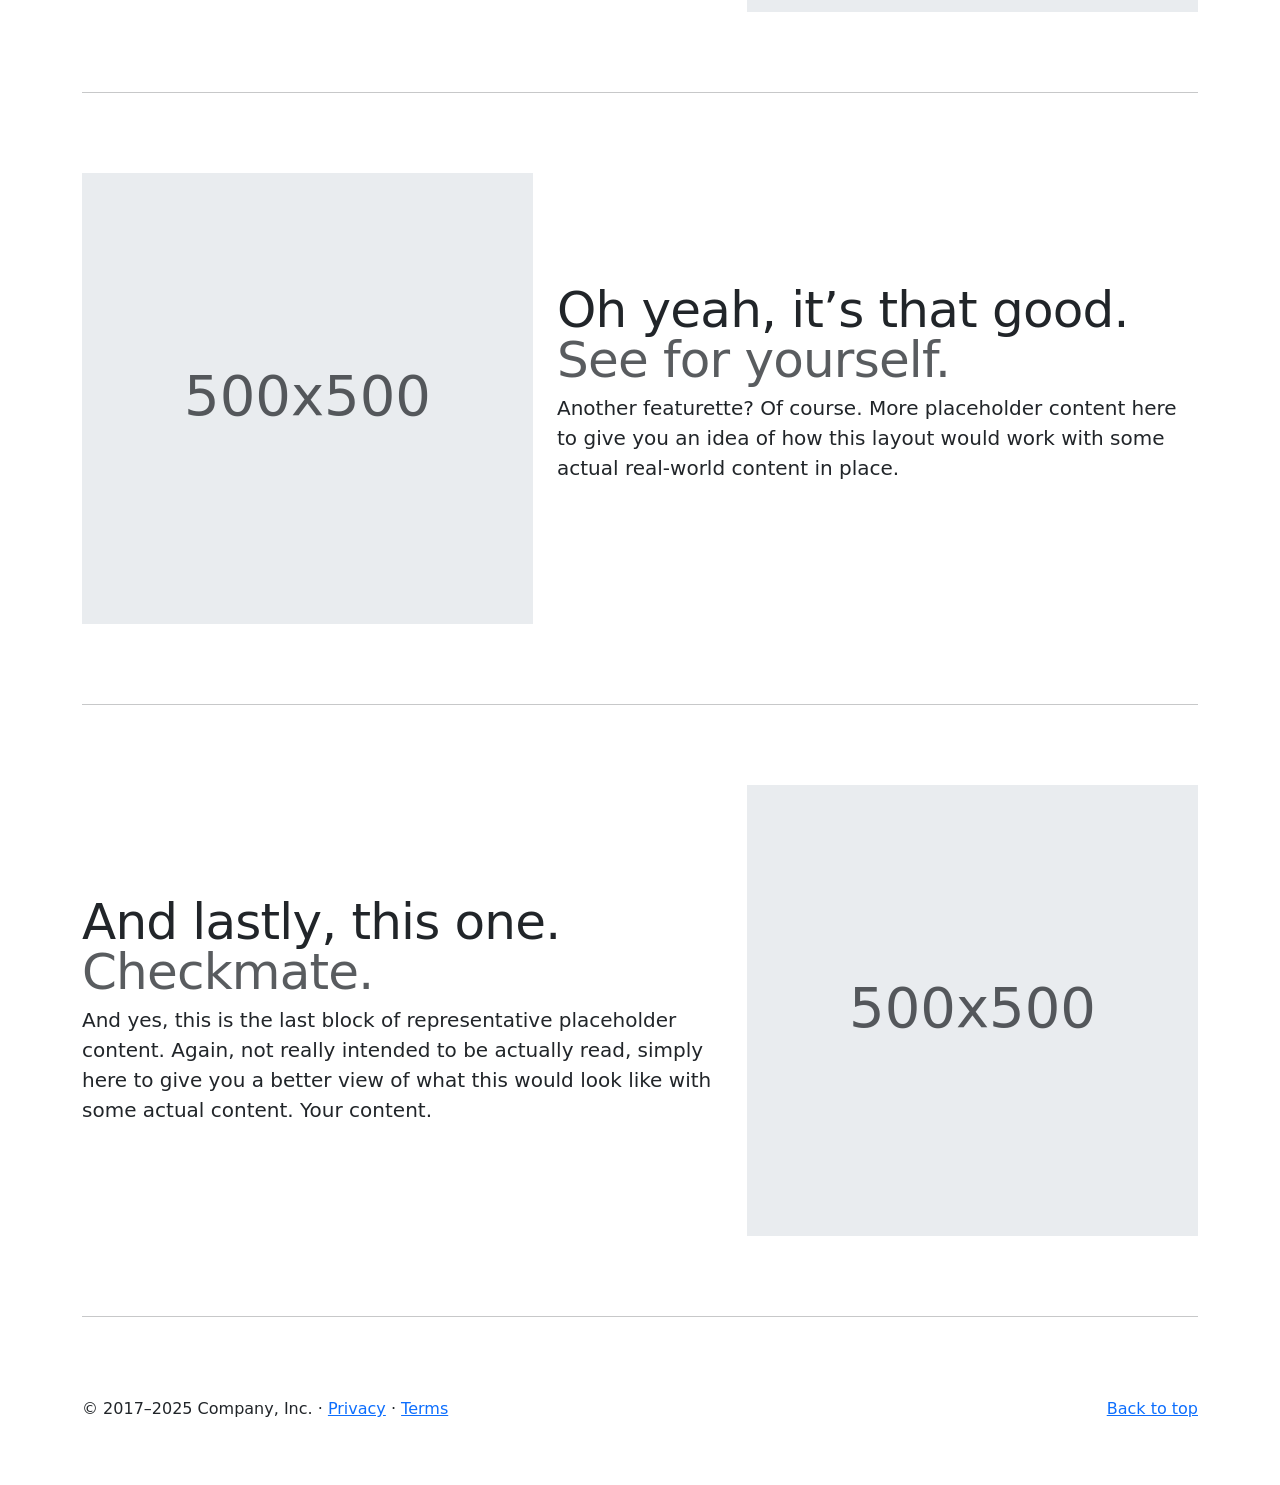
<file: bootstrap/carousel/index.html>
<!doctype html>
<html lang="en" data-bs-theme="auto">
  <head>
    <meta charset="utf-8" />
    <meta name="viewport" content="width=device-width, initial-scale=1" />
    <meta name="description" content="" />
    <meta
      name="author"
      content="Mark Otto, Jacob Thornton, and Bootstrap contributors"
    />
    <meta name="generator" content="Astro v5.13.2" />
    <title>Carousel Template · Bootstrap v5.3</title>
    <link
      rel="canonical"
      href="https://getbootstrap.com/docs/5.3/examples/carousel/"
    />
    <script src="../assets/js/color-modes.js"></script>
    <link href="../assets/dist/css/bootstrap.min.css" rel="stylesheet" />
    <meta name="theme-color" content="#712cf9" />
    <link href="carousel.css" rel="stylesheet" />
    <style>
      .bd-placeholder-img {
        font-size: 1.125rem;
        text-anchor: middle;
        -webkit-user-select: none;
        -moz-user-select: none;
        user-select: none;
      }
      @media (min-width: 768px) {
        .bd-placeholder-img-lg {
          font-size: 3.5rem;
        }
      }
      .b-example-divider {
        width: 100%;
        height: 3rem;
        background-color: #0000001a;
        border: solid rgba(0, 0, 0, 0.15);
        border-width: 1px 0;
        box-shadow:
          inset 0 0.5em 1.5em #0000001a,
          inset 0 0.125em 0.5em #00000026;
      }
      .b-example-vr {
        flex-shrink: 0;
        width: 1.5rem;
        height: 100vh;
      }
      .bi {
        vertical-align: -0.125em;
        fill: currentColor;
      }
      .nav-scroller {
        position: relative;
        z-index: 2;
        height: 2.75rem;
        overflow-y: hidden;
      }
      .nav-scroller .nav {
        display: flex;
        flex-wrap: nowrap;
        padding-bottom: 1rem;
        margin-top: -1px;
        overflow-x: auto;
        text-align: center;
        white-space: nowrap;
        -webkit-overflow-scrolling: touch;
      }
      .btn-bd-primary {
        --bd-violet-bg: #712cf9;
        --bd-violet-rgb: 112.520718, 44.062154, 249.437846;
        --bs-btn-font-weight: 600;
        --bs-btn-color: var(--bs-white);
        --bs-btn-bg: var(--bd-violet-bg);
        --bs-btn-border-color: var(--bd-violet-bg);
        --bs-btn-hover-color: var(--bs-white);
        --bs-btn-hover-bg: #6528e0;
        --bs-btn-hover-border-color: #6528e0;
        --bs-btn-focus-shadow-rgb: var(--bd-violet-rgb);
        --bs-btn-active-color: var(--bs-btn-hover-color);
        --bs-btn-active-bg: #5a23c8;
        --bs-btn-active-border-color: #5a23c8;
      }
      .bd-mode-toggle {
        z-index: 1500;
      }
      .bd-mode-toggle .bi {
        width: 1em;
        height: 1em;
      }
      .bd-mode-toggle .dropdown-menu .active .bi {
        display: block !important;
      }
    </style>
  </head>
  <body>
    <svg xmlns="http://www.w3.org/2000/svg" class="d-none">
      <symbol id="check2" viewBox="0 0 16 16">
        <path
          d="M13.854 3.646a.5.5 0 0 1 0 .708l-7 7a.5.5 0 0 1-.708 0l-3.5-3.5a.5.5 0 1 1 .708-.708L6.5 10.293l6.646-6.647a.5.5 0 0 1 .708 0z"
        ></path>
      </symbol>
      <symbol id="circle-half" viewBox="0 0 16 16">
        <path
          d="M8 15A7 7 0 1 0 8 1v14zm0 1A8 8 0 1 1 8 0a8 8 0 0 1 0 16z"
        ></path>
      </symbol>
      <symbol id="moon-stars-fill" viewBox="0 0 16 16">
        <path
          d="M6 .278a.768.768 0 0 1 .08.858 7.208 7.208 0 0 0-.878 3.46c0 4.021 3.278 7.277 7.318 7.277.527 0 1.04-.055 1.533-.16a.787.787 0 0 1 .81.316.733.733 0 0 1-.031.893A8.349 8.349 0 0 1 8.344 16C3.734 16 0 12.286 0 7.71 0 4.266 2.114 1.312 5.124.06A.752.752 0 0 1 6 .278z"
        ></path>
        <path
          d="M10.794 3.148a.217.217 0 0 1 .412 0l.387 1.162c.173.518.579.924 1.097 1.097l1.162.387a.217.217 0 0 1 0 .412l-1.162.387a1.734 1.734 0 0 0-1.097 1.097l-.387 1.162a.217.217 0 0 1-.412 0l-.387-1.162A1.734 1.734 0 0 0 9.31 6.593l-1.162-.387a.217.217 0 0 1 0-.412l1.162-.387a1.734 1.734 0 0 0 1.097-1.097l.387-1.162zM13.863.099a.145.145 0 0 1 .274 0l.258.774c.115.346.386.617.732.732l.774.258a.145.145 0 0 1 0 .274l-.774.258a1.156 1.156 0 0 0-.732.732l-.258.774a.145.145 0 0 1-.274 0l-.258-.774a1.156 1.156 0 0 0-.732-.732l-.774-.258a.145.145 0 0 1 0-.274l.774-.258c.346-.115.617-.386.732-.732L13.863.1z"
        ></path>
      </symbol>
      <symbol id="sun-fill" viewBox="0 0 16 16">
        <path
          d="M8 12a4 4 0 1 0 0-8 4 4 0 0 0 0 8zM8 0a.5.5 0 0 1 .5.5v2a.5.5 0 0 1-1 0v-2A.5.5 0 0 1 8 0zm0 13a.5.5 0 0 1 .5.5v2a.5.5 0 0 1-1 0v-2A.5.5 0 0 1 8 13zm8-5a.5.5 0 0 1-.5.5h-2a.5.5 0 0 1 0-1h2a.5.5 0 0 1 .5.5zM3 8a.5.5 0 0 1-.5.5h-2a.5.5 0 0 1 0-1h2A.5.5 0 0 1 3 8zm10.657-5.657a.5.5 0 0 1 0 .707l-1.414 1.415a.5.5 0 1 1-.707-.708l1.414-1.414a.5.5 0 0 1 .707 0zm-9.193 9.193a.5.5 0 0 1 0 .707L3.05 13.657a.5.5 0 0 1-.707-.707l1.414-1.414a.5.5 0 0 1 .707 0zm9.193 2.121a.5.5 0 0 1-.707 0l-1.414-1.414a.5.5 0 0 1 .707-.707l1.414 1.414a.5.5 0 0 1 0 .707zM4.464 4.465a.5.5 0 0 1-.707 0L2.343 3.05a.5.5 0 1 1 .707-.707l1.414 1.414a.5.5 0 0 1 0 .708z"
        ></path>
      </symbol>
    </svg>
    <div
      class="dropdown position-fixed bottom-0 end-0 mb-3 me-3 bd-mode-toggle"
    >
      <button
        class="btn btn-bd-primary py-2 dropdown-toggle d-flex align-items-center"
        id="bd-theme"
        type="button"
        aria-expanded="false"
        data-bs-toggle="dropdown"
        aria-label="Toggle theme (auto)"
      >
        <svg class="bi my-1 theme-icon-active" aria-hidden="true">
          <use href="#circle-half"></use>
        </svg>
        <span class="visually-hidden" id="bd-theme-text">Toggle theme</span>
      </button>
      <ul
        class="dropdown-menu dropdown-menu-end shadow"
        aria-labelledby="bd-theme-text"
      >
        <li>
          <button
            type="button"
            class="dropdown-item d-flex align-items-center"
            data-bs-theme-value="light"
            aria-pressed="false"
          >
            <svg class="bi me-2 opacity-50" aria-hidden="true">
              <use href="#sun-fill"></use>
            </svg>
            Light
            <svg class="bi ms-auto d-none" aria-hidden="true">
              <use href="#check2"></use>
            </svg>
          </button>
        </li>
        <li>
          <button
            type="button"
            class="dropdown-item d-flex align-items-center"
            data-bs-theme-value="dark"
            aria-pressed="false"
          >
            <svg class="bi me-2 opacity-50" aria-hidden="true">
              <use href="#moon-stars-fill"></use>
            </svg>
            Dark
            <svg class="bi ms-auto d-none" aria-hidden="true">
              <use href="#check2"></use>
            </svg>
          </button>
        </li>
        <li>
          <button
            type="button"
            class="dropdown-item d-flex align-items-center active"
            data-bs-theme-value="auto"
            aria-pressed="true"
          >
            <svg class="bi me-2 opacity-50" aria-hidden="true">
              <use href="#circle-half"></use>
            </svg>
            Auto
            <svg class="bi ms-auto d-none" aria-hidden="true">
              <use href="#check2"></use>
            </svg>
          </button>
        </li>
      </ul>
    </div>
    <header data-bs-theme="dark">
      <nav class="navbar navbar-expand-md navbar-dark fixed-top bg-dark">
        <div class="container-fluid">
          <a class="navbar-brand" href="#">Carousel</a>
          <button
            class="navbar-toggler"
            type="button"
            data-bs-toggle="collapse"
            data-bs-target="#navbarCollapse"
            aria-controls="navbarCollapse"
            aria-expanded="false"
            aria-label="Toggle navigation"
          >
            <span class="navbar-toggler-icon"></span>
          </button>
          <div class="collapse navbar-collapse" id="navbarCollapse">
            <ul class="navbar-nav me-auto mb-2 mb-md-0">
              <li class="nav-item">
                <a class="nav-link active" aria-current="page" href="#">Home</a>
              </li>
              <li class="nav-item"><a class="nav-link" href="#">Link</a></li>
              <li class="nav-item">
                <a class="nav-link disabled" aria-disabled="true">Disabled</a>
              </li>
            </ul>
            <form class="d-flex" role="search">
              <input
                class="form-control me-2"
                type="search"
                placeholder="Search"
                aria-label="Search"
              />
              <button class="btn btn-outline-success" type="submit">
                Search
              </button>
            </form>
          </div>
        </div>
      </nav>
    </header>
    <main>
      <div id="myCarousel" class="carousel slide mb-6" data-bs-ride="carousel">
        <div class="carousel-indicators">
          <button
            type="button"
            data-bs-target="#myCarousel"
            data-bs-slide-to="0"
            class="active"
            aria-current="true"
            aria-label="Slide 1"
          ></button>
          <button
            type="button"
            data-bs-target="#myCarousel"
            data-bs-slide-to="1"
            aria-label="Slide 2"
          ></button>
          <button
            type="button"
            data-bs-target="#myCarousel"
            data-bs-slide-to="2"
            aria-label="Slide 3"
          ></button>
        </div>
        <div class="carousel-inner">
          <div class="carousel-item active">
            <svg
              aria-hidden="true"
              class="bd-placeholder-img"
              height="100%"
              preserveAspectRatio="xMidYMid slice"
              width="100%"
              xmlns="http://www.w3.org/2000/svg"
            >
              <rect
                width="100%"
                height="100%"
                fill="var(--bs-secondary-color)"
              ></rect>
            </svg>
            <div class="container">
              <div class="carousel-caption text-start">
                <h1>Example headline.</h1>
                <p class="opacity-75">
                  Some representative placeholder content for the first slide of
                  the carousel.
                </p>
                <p>
                  <a class="btn btn-lg btn-primary" href="#">Sign up today</a>
                </p>
              </div>
            </div>
          </div>
          <div class="carousel-item">
            <svg
              aria-hidden="true"
              class="bd-placeholder-img"
              height="100%"
              preserveAspectRatio="xMidYMid slice"
              width="100%"
              xmlns="http://www.w3.org/2000/svg"
            >
              <rect
                width="100%"
                height="100%"
                fill="var(--bs-secondary-color)"
              ></rect>
            </svg>
            <div class="container">
              <div class="carousel-caption">
                <h1>Another example headline.</h1>
                <p>
                  Some representative placeholder content for the second slide
                  of the carousel.
                </p>
                <p><a class="btn btn-lg btn-primary" href="#">Learn more</a></p>
              </div>
            </div>
          </div>
          <div class="carousel-item">
            <svg
              aria-hidden="true"
              class="bd-placeholder-img"
              height="100%"
              preserveAspectRatio="xMidYMid slice"
              width="100%"
              xmlns="http://www.w3.org/2000/svg"
            >
              <rect
                width="100%"
                height="100%"
                fill="var(--bs-secondary-color)"
              ></rect>
            </svg>
            <div class="container">
              <div class="carousel-caption text-end">
                <h1>One more for good measure.</h1>
                <p>
                  Some representative placeholder content for the third slide of
                  this carousel.
                </p>
                <p>
                  <a class="btn btn-lg btn-primary" href="#">Browse gallery</a>
                </p>
              </div>
            </div>
          </div>
        </div>
        <button
          class="carousel-control-prev"
          type="button"
          data-bs-target="#myCarousel"
          data-bs-slide="prev"
        >
          <span class="carousel-control-prev-icon" aria-hidden="true"></span>
          <span class="visually-hidden">Previous</span>
        </button>
        <button
          class="carousel-control-next"
          type="button"
          data-bs-target="#myCarousel"
          data-bs-slide="next"
        >
          <span class="carousel-control-next-icon" aria-hidden="true"></span>
          <span class="visually-hidden">Next</span>
        </button>
      </div>
      <!-- Marketing messaging and featurettes
  ================================================== -->
      <!-- Wrap the rest of the page in another container to center all the content. -->
      <div class="container marketing">
        <!-- Three columns of text below the carousel -->
        <div class="row">
          <div class="col-lg-4">
            <svg
              aria-label="Placeholder"
              class="bd-placeholder-img rounded-circle"
              height="140"
              preserveAspectRatio="xMidYMid slice"
              role="img"
              width="140"
              xmlns="http://www.w3.org/2000/svg"
            >
              <title>Placeholder</title>
              <rect
                width="100%"
                height="100%"
                fill="var(--bs-secondary-color)"
              ></rect>
            </svg>
            <h2 class="fw-normal">Heading</h2>
            <p>
              Some representative placeholder content for the three columns of
              text below the carousel. This is the first column.
            </p>
            <p>
              <a class="btn btn-secondary" href="#">View details &raquo;</a>
            </p>
          </div>
          <!-- /.col-lg-4 -->
          <div class="col-lg-4">
            <svg
              aria-label="Placeholder"
              class="bd-placeholder-img rounded-circle"
              height="140"
              preserveAspectRatio="xMidYMid slice"
              role="img"
              width="140"
              xmlns="http://www.w3.org/2000/svg"
            >
              <title>Placeholder</title>
              <rect
                width="100%"
                height="100%"
                fill="var(--bs-secondary-color)"
              ></rect>
            </svg>
            <h2 class="fw-normal">Heading</h2>
            <p>
              Another exciting bit of representative placeholder content. This
              time, we've moved on to the second column.
            </p>
            <p>
              <a class="btn btn-secondary" href="#">View details &raquo;</a>
            </p>
          </div>
          <!-- /.col-lg-4 -->
          <div class="col-lg-4">
            <svg
              aria-label="Placeholder"
              class="bd-placeholder-img rounded-circle"
              height="140"
              preserveAspectRatio="xMidYMid slice"
              role="img"
              width="140"
              xmlns="http://www.w3.org/2000/svg"
            >
              <title>Placeholder</title>
              <rect
                width="100%"
                height="100%"
                fill="var(--bs-secondary-color)"
              ></rect>
            </svg>
            <h2 class="fw-normal">Heading</h2>
            <p>
              And lastly this, the third column of representative placeholder
              content.
            </p>
            <p>
              <a class="btn btn-secondary" href="#">View details &raquo;</a>
            </p>
          </div>
          <!-- /.col-lg-4 -->
        </div>
        <!-- /.row -->
        <!-- START THE FEATURETTES -->
        <hr class="featurette-divider" />
        <div class="row featurette">
          <div class="col-md-7">
            <h2 class="featurette-heading fw-normal lh-1">
              First featurette heading.
              <span class="text-body-secondary">It’ll blow your mind.</span>
            </h2>
            <p class="lead">
              Some great placeholder content for the first featurette here.
              Imagine some exciting prose here.
            </p>
          </div>
          <div class="col-md-5">
            <svg
              aria-label="Placeholder: 500x500"
              class="bd-placeholder-img bd-placeholder-img-lg featurette-image img-fluid mx-auto"
              height="500"
              preserveAspectRatio="xMidYMid slice"
              role="img"
              width="500"
              xmlns="http://www.w3.org/2000/svg"
            >
              <title>Placeholder</title>
              <rect
                width="100%"
                height="100%"
                fill="var(--bs-secondary-bg)"
              ></rect>
              <text x="50%" y="50%" fill="var(--bs-secondary-color)" dy=".3em">
                500x500
              </text>
            </svg>
          </div>
        </div>
        <hr class="featurette-divider" />
        <div class="row featurette">
          <div class="col-md-7 order-md-2">
            <h2 class="featurette-heading fw-normal lh-1">
              Oh yeah, it’s that good.
              <span class="text-body-secondary">See for yourself.</span>
            </h2>
            <p class="lead">
              Another featurette? Of course. More placeholder content here to
              give you an idea of how this layout would work with some actual
              real-world content in place.
            </p>
          </div>
          <div class="col-md-5 order-md-1">
            <svg
              aria-label="Placeholder: 500x500"
              class="bd-placeholder-img bd-placeholder-img-lg featurette-image img-fluid mx-auto"
              height="500"
              preserveAspectRatio="xMidYMid slice"
              role="img"
              width="500"
              xmlns="http://www.w3.org/2000/svg"
            >
              <title>Placeholder</title>
              <rect
                width="100%"
                height="100%"
                fill="var(--bs-secondary-bg)"
              ></rect>
              <text x="50%" y="50%" fill="var(--bs-secondary-color)" dy=".3em">
                500x500
              </text>
            </svg>
          </div>
        </div>
        <hr class="featurette-divider" />
        <div class="row featurette">
          <div class="col-md-7">
            <h2 class="featurette-heading fw-normal lh-1">
              And lastly, this one.
              <span class="text-body-secondary">Checkmate.</span>
            </h2>
            <p class="lead">
              And yes, this is the last block of representative placeholder
              content. Again, not really intended to be actually read, simply
              here to give you a better view of what this would look like with
              some actual content. Your content.
            </p>
          </div>
          <div class="col-md-5">
            <svg
              aria-label="Placeholder: 500x500"
              class="bd-placeholder-img bd-placeholder-img-lg featurette-image img-fluid mx-auto"
              height="500"
              preserveAspectRatio="xMidYMid slice"
              role="img"
              width="500"
              xmlns="http://www.w3.org/2000/svg"
            >
              <title>Placeholder</title>
              <rect
                width="100%"
                height="100%"
                fill="var(--bs-secondary-bg)"
              ></rect>
              <text x="50%" y="50%" fill="var(--bs-secondary-color)" dy=".3em">
                500x500
              </text>
            </svg>
          </div>
        </div>
        <hr class="featurette-divider" />
        <!-- /END THE FEATURETTES -->
      </div>
      <!-- /.container -->
      <!-- FOOTER -->
      <footer class="container">
        <p class="float-end"><a href="#">Back to top</a></p>
        <p>
          &copy; 2017–2025 Company, Inc. &middot;
          <a href="#">Privacy</a> &middot; <a href="#">Terms</a>
        </p>
      </footer>
    </main>
    <script
      src="../assets/dist/js/bootstrap.bundle.min.js"
      class="astro-vvvwv3sm"
    ></script>
  </body>
</html>
</file>
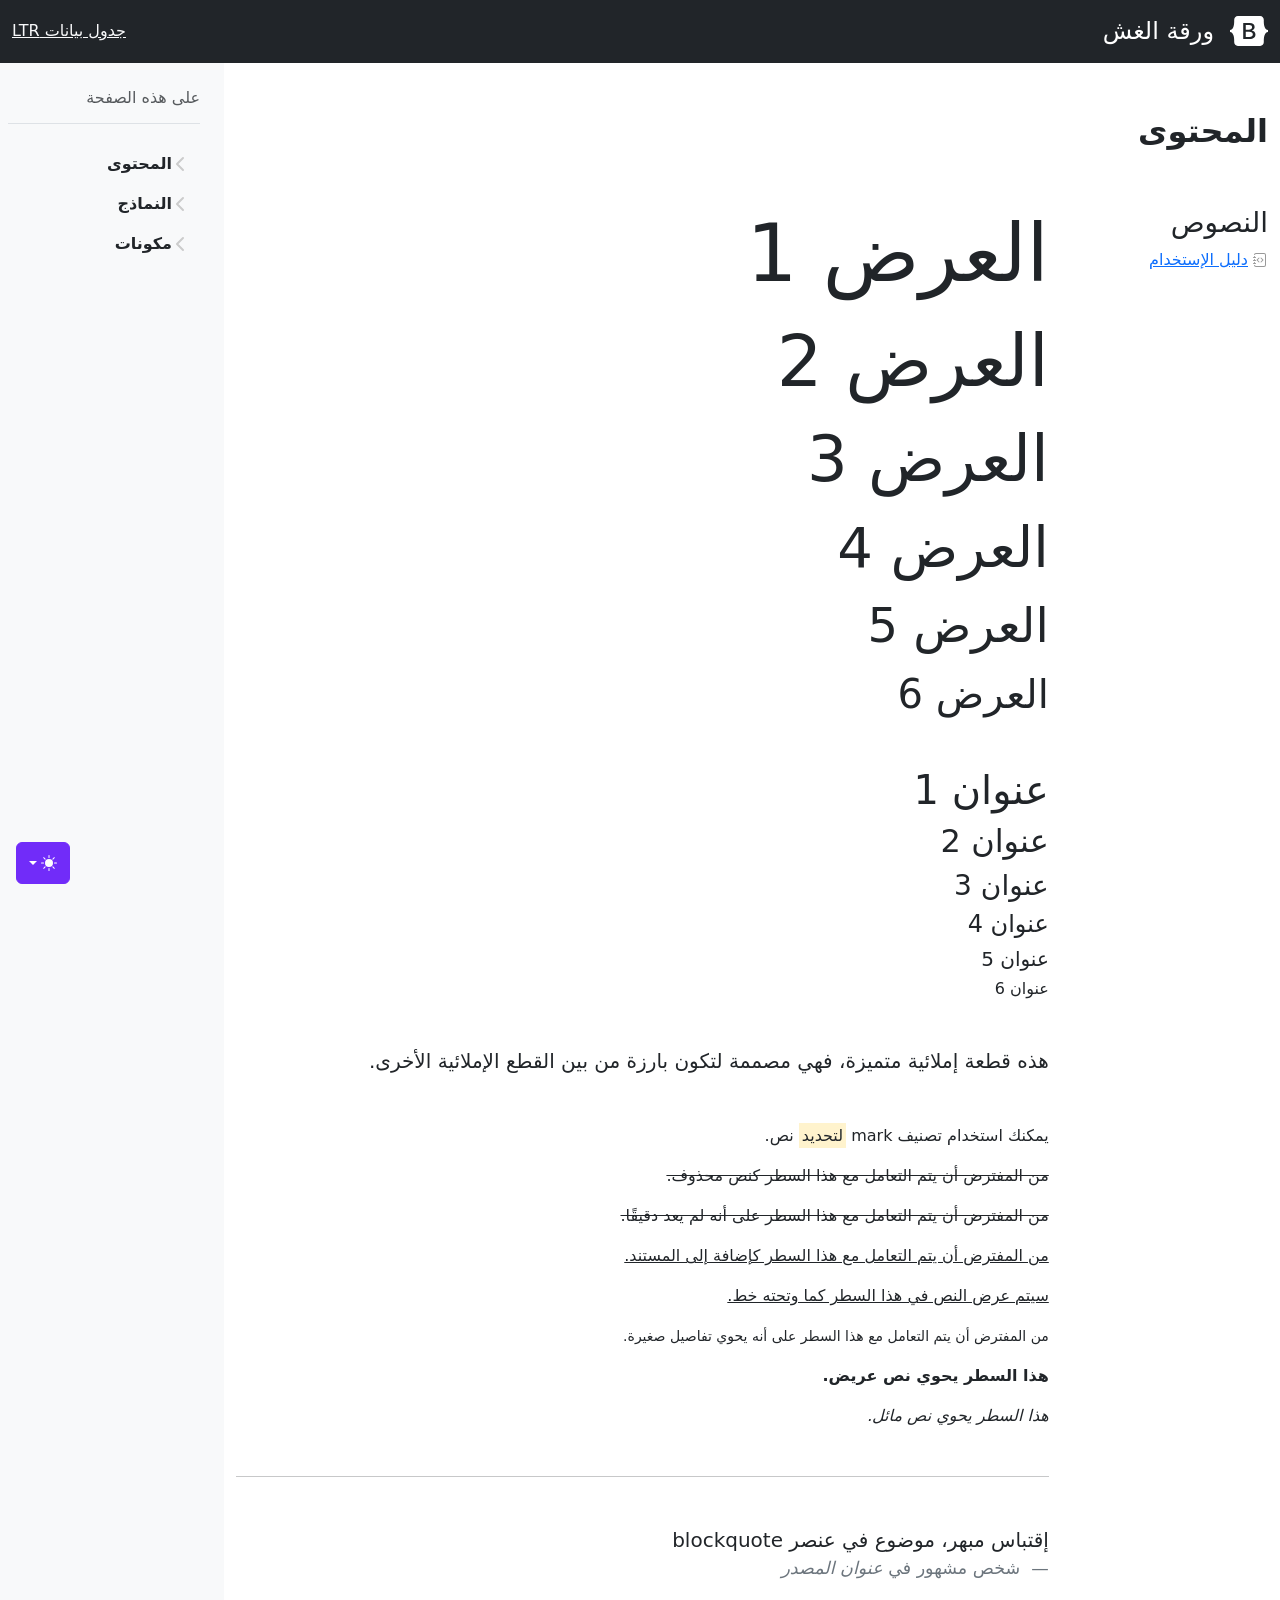
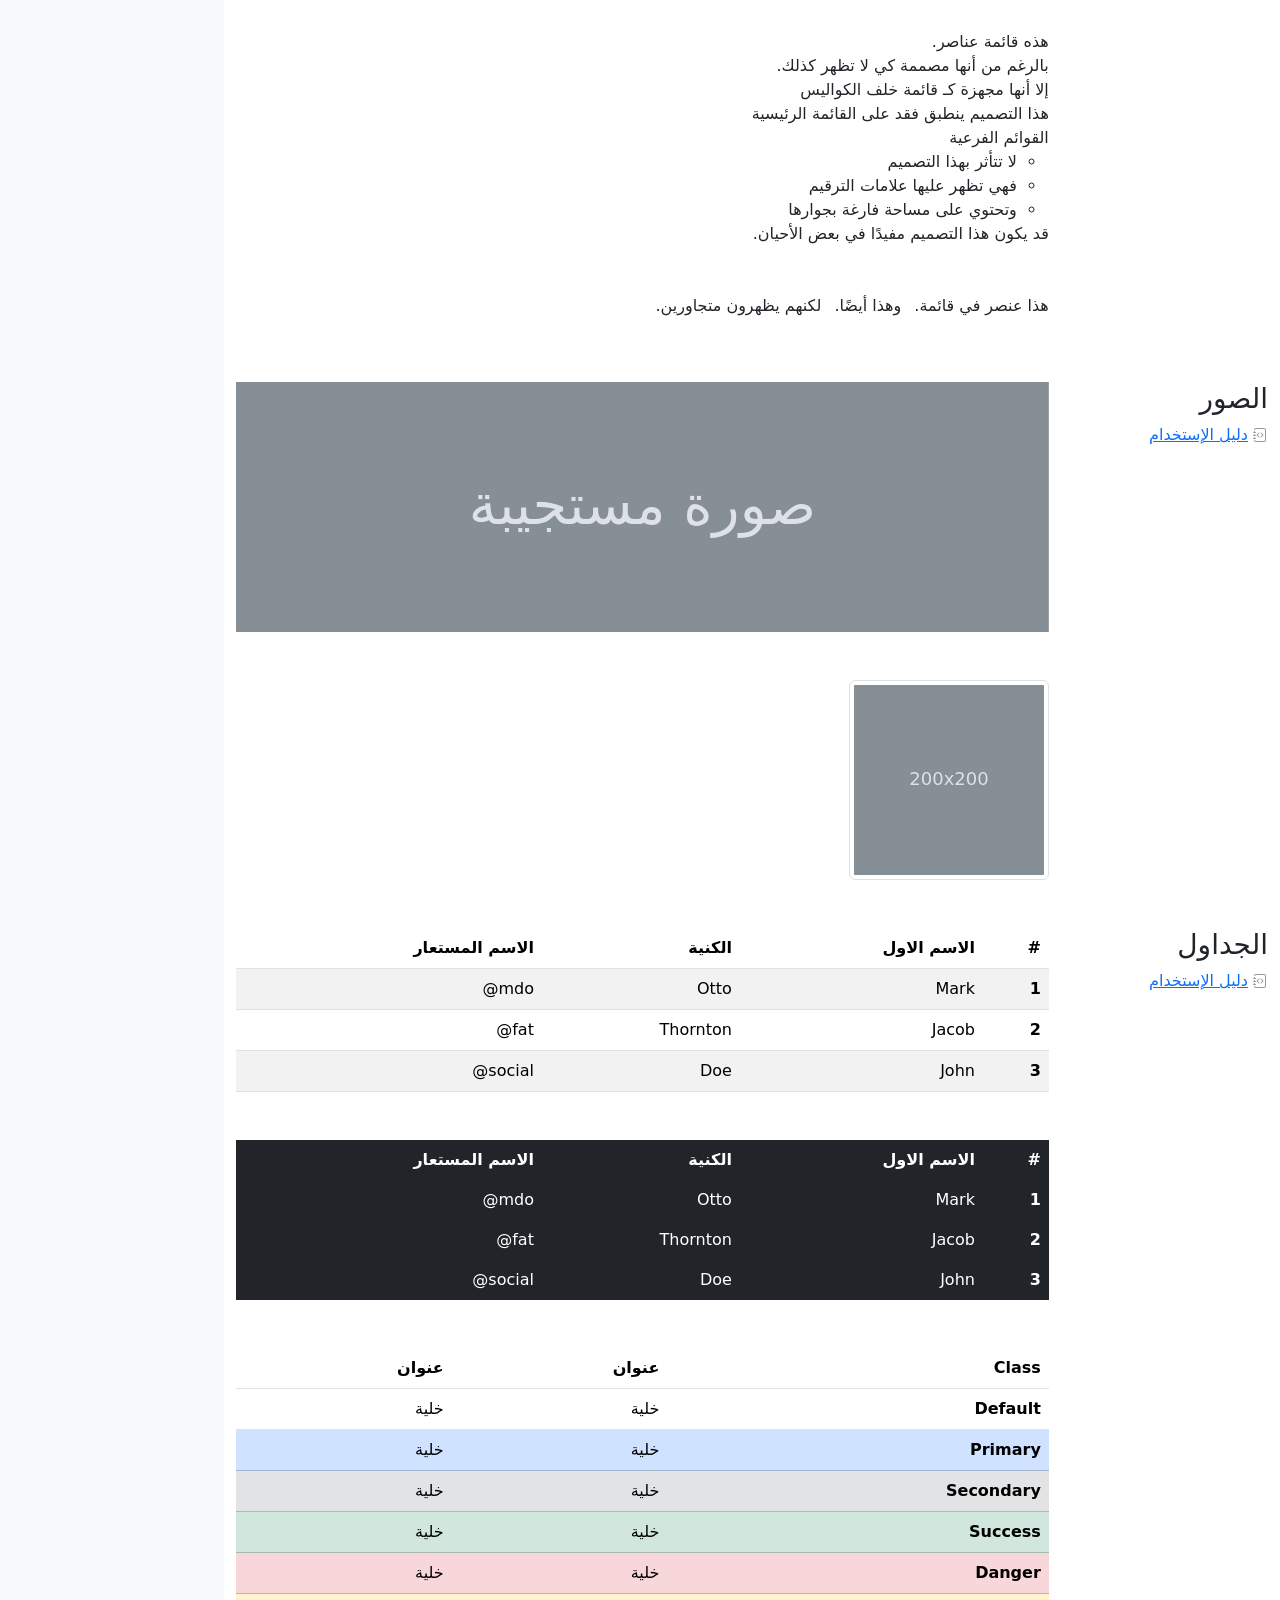
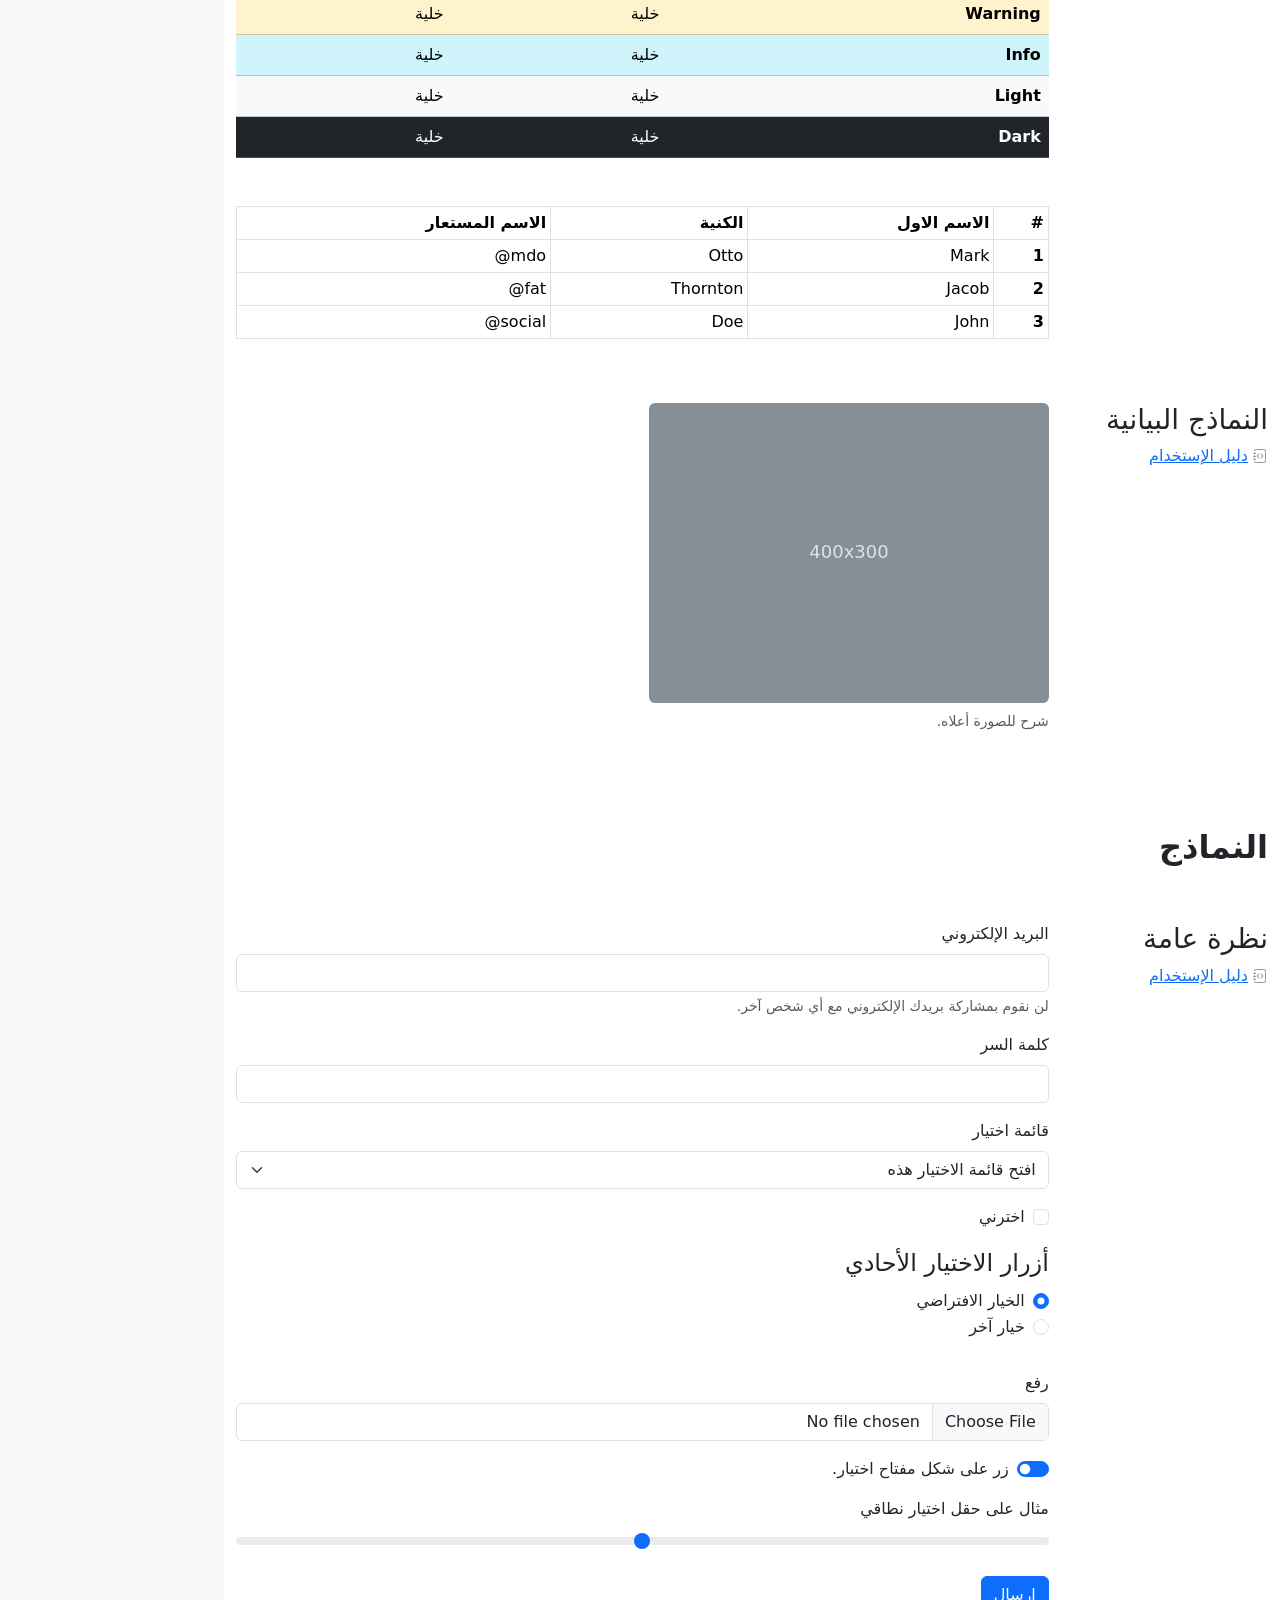
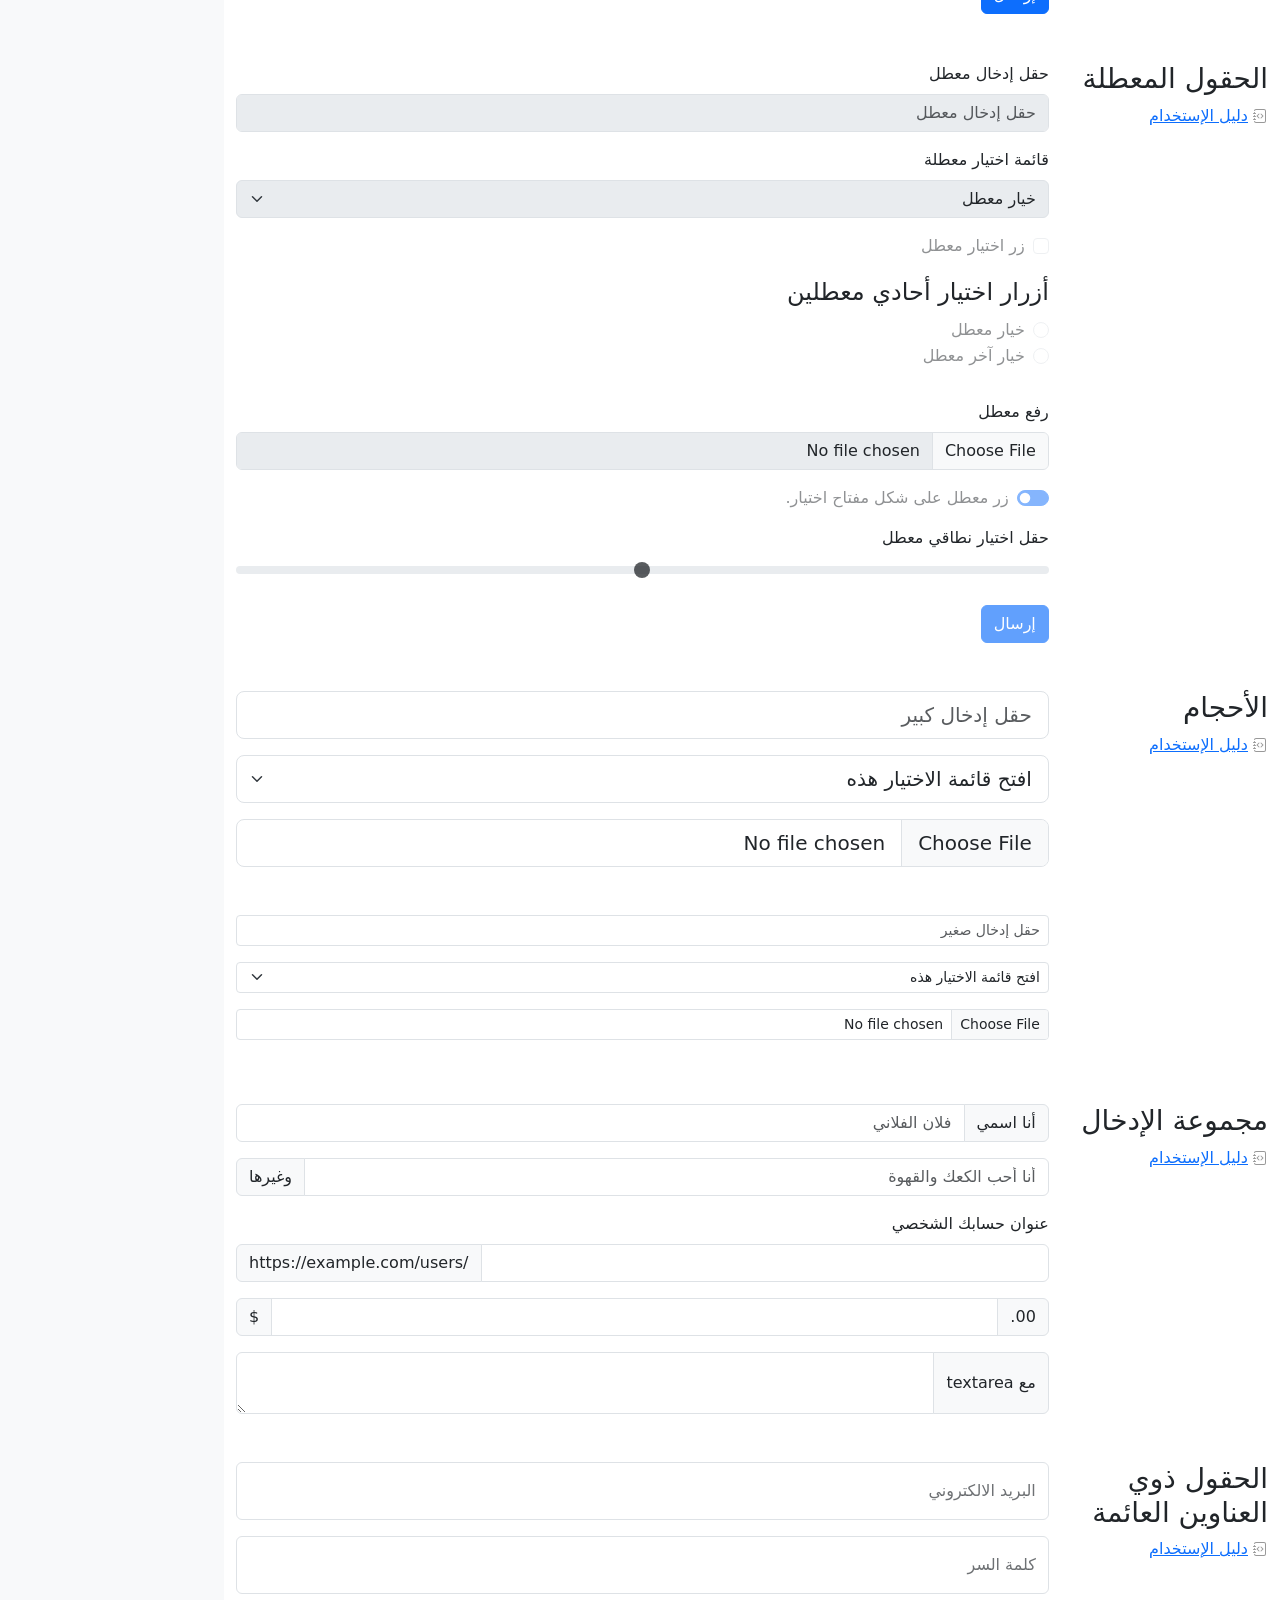
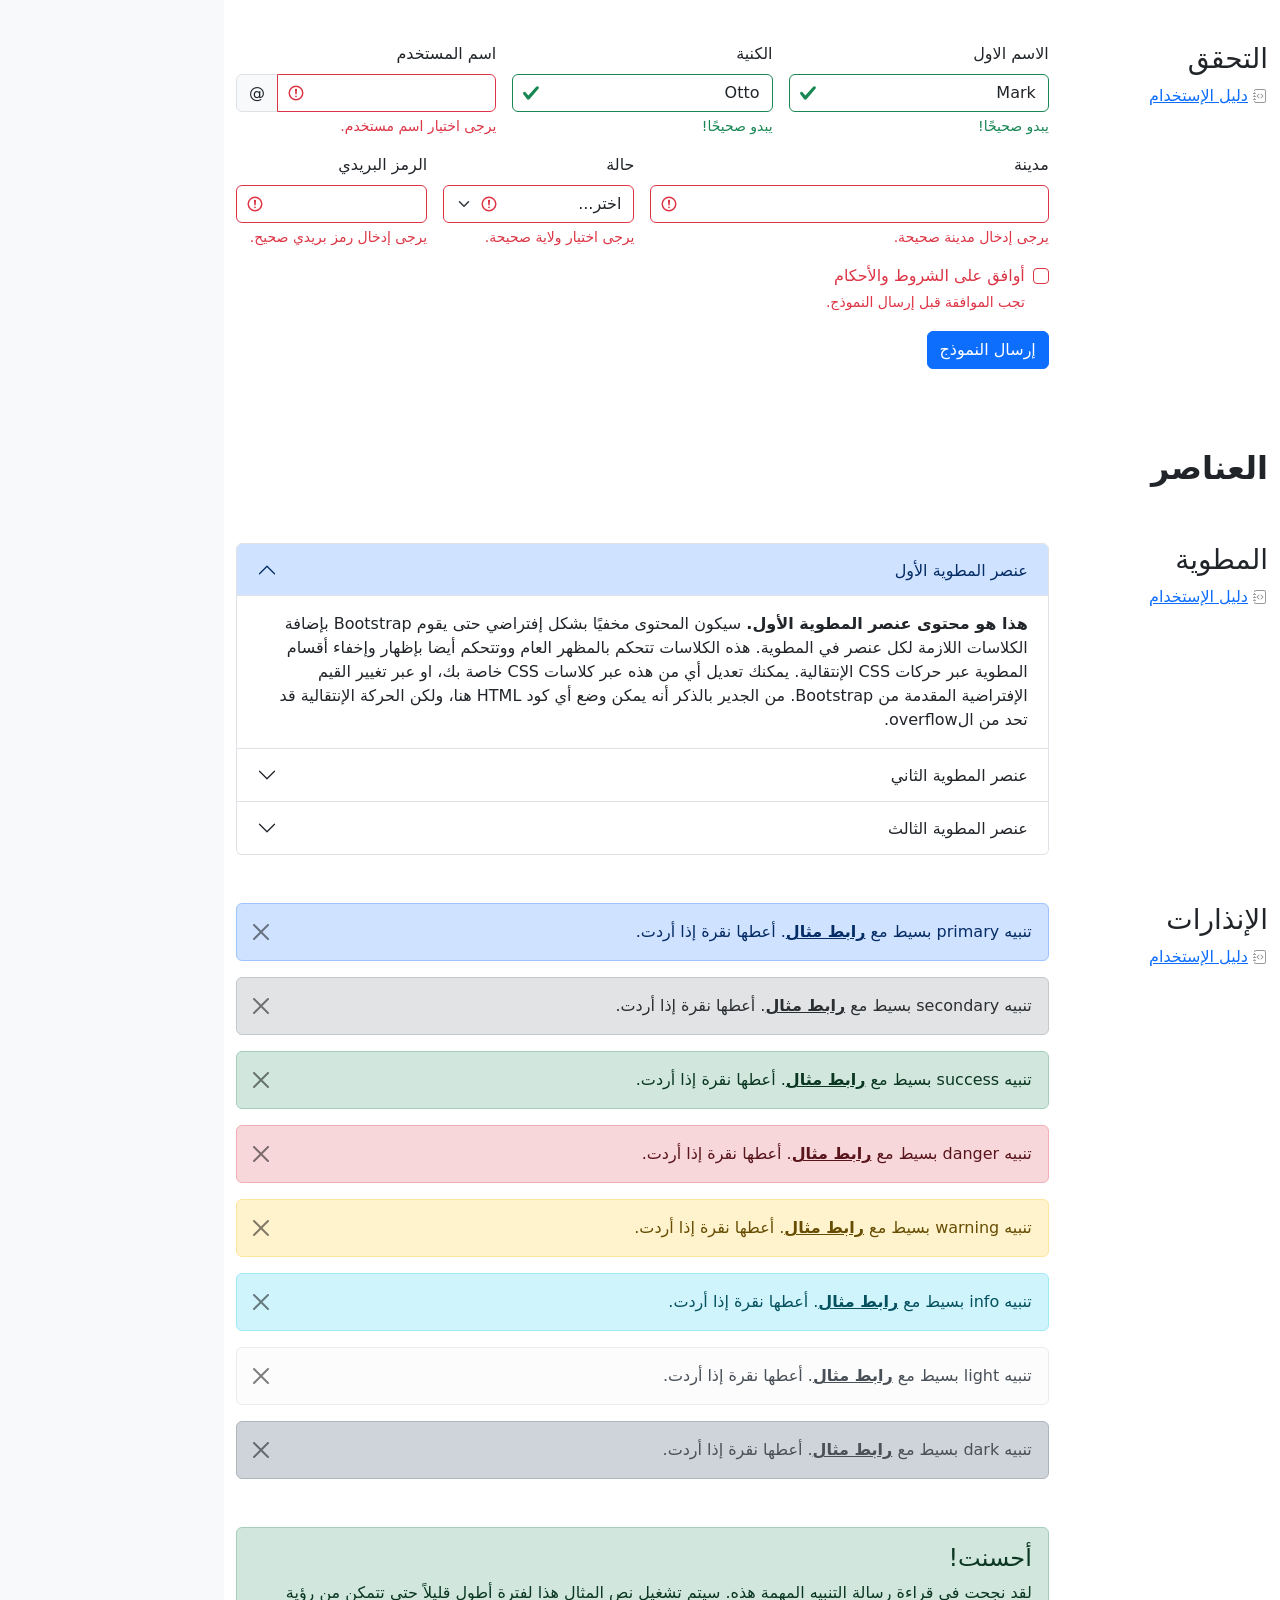
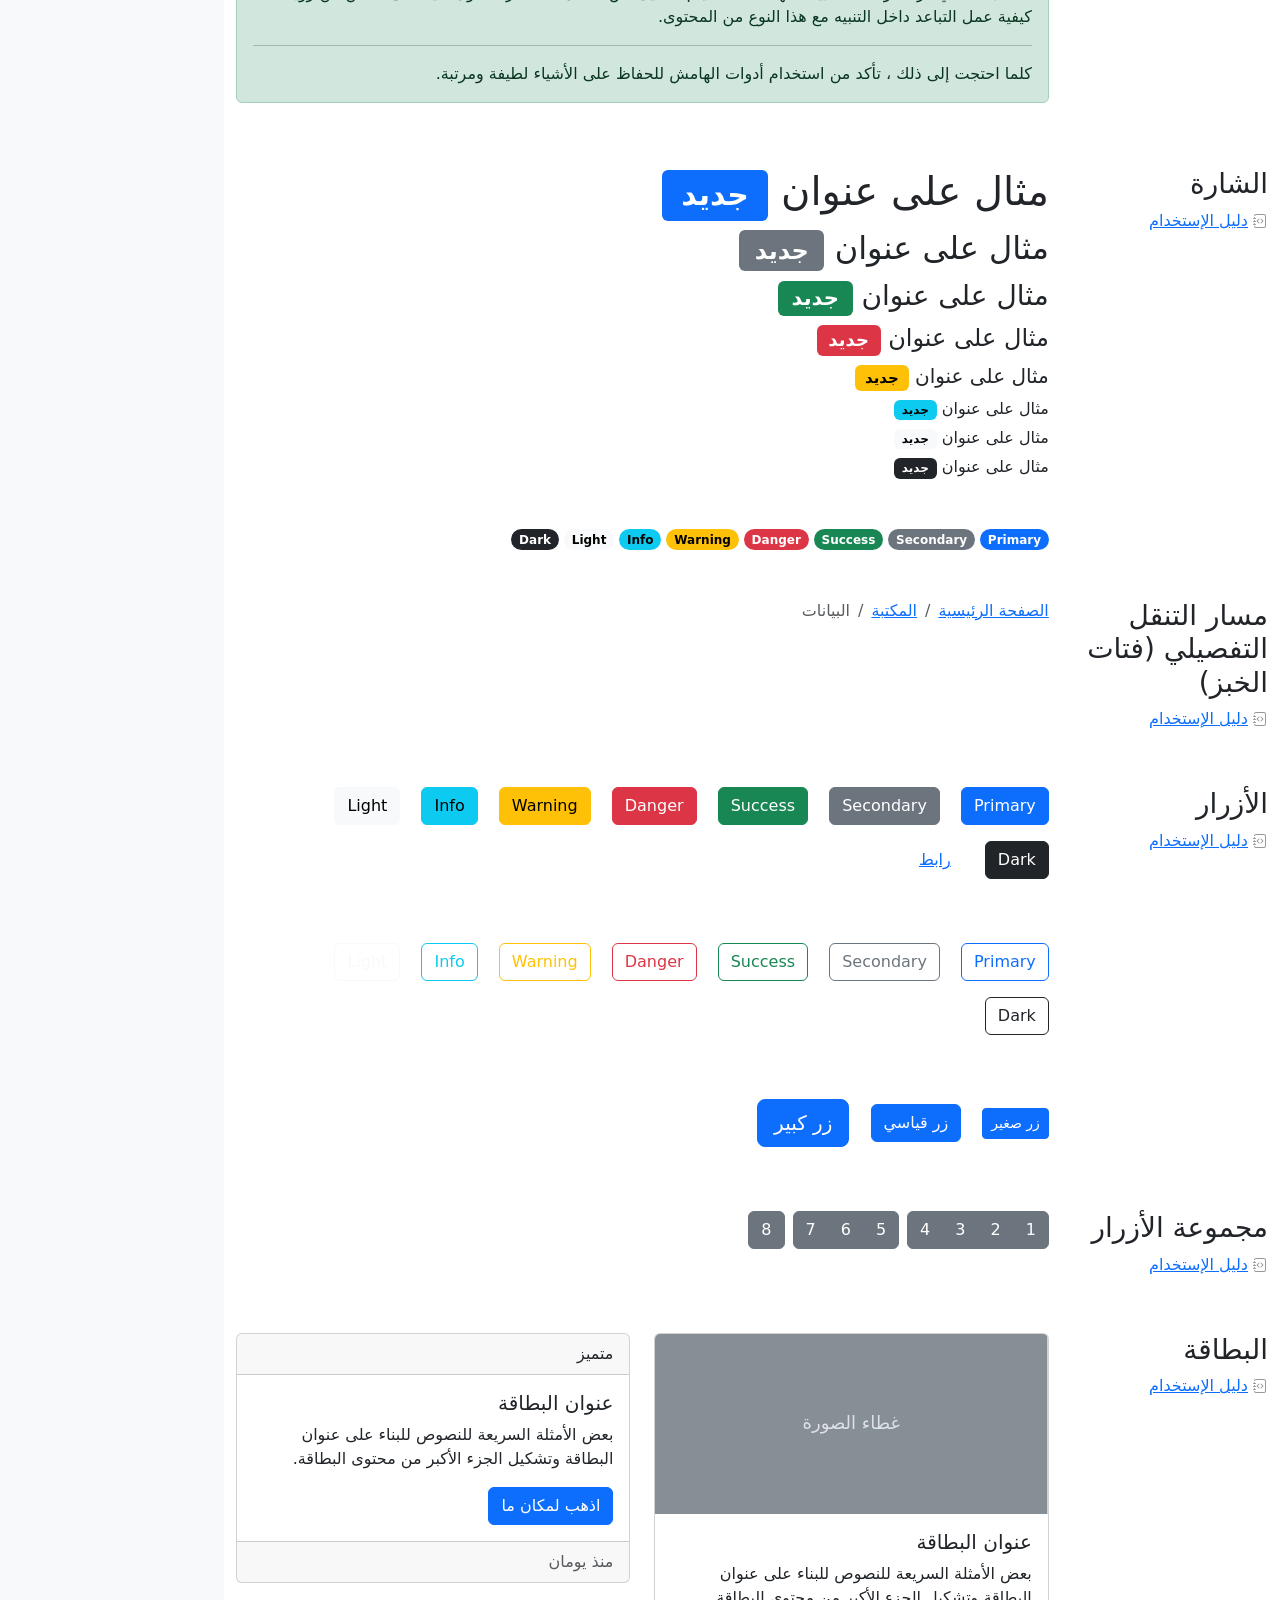
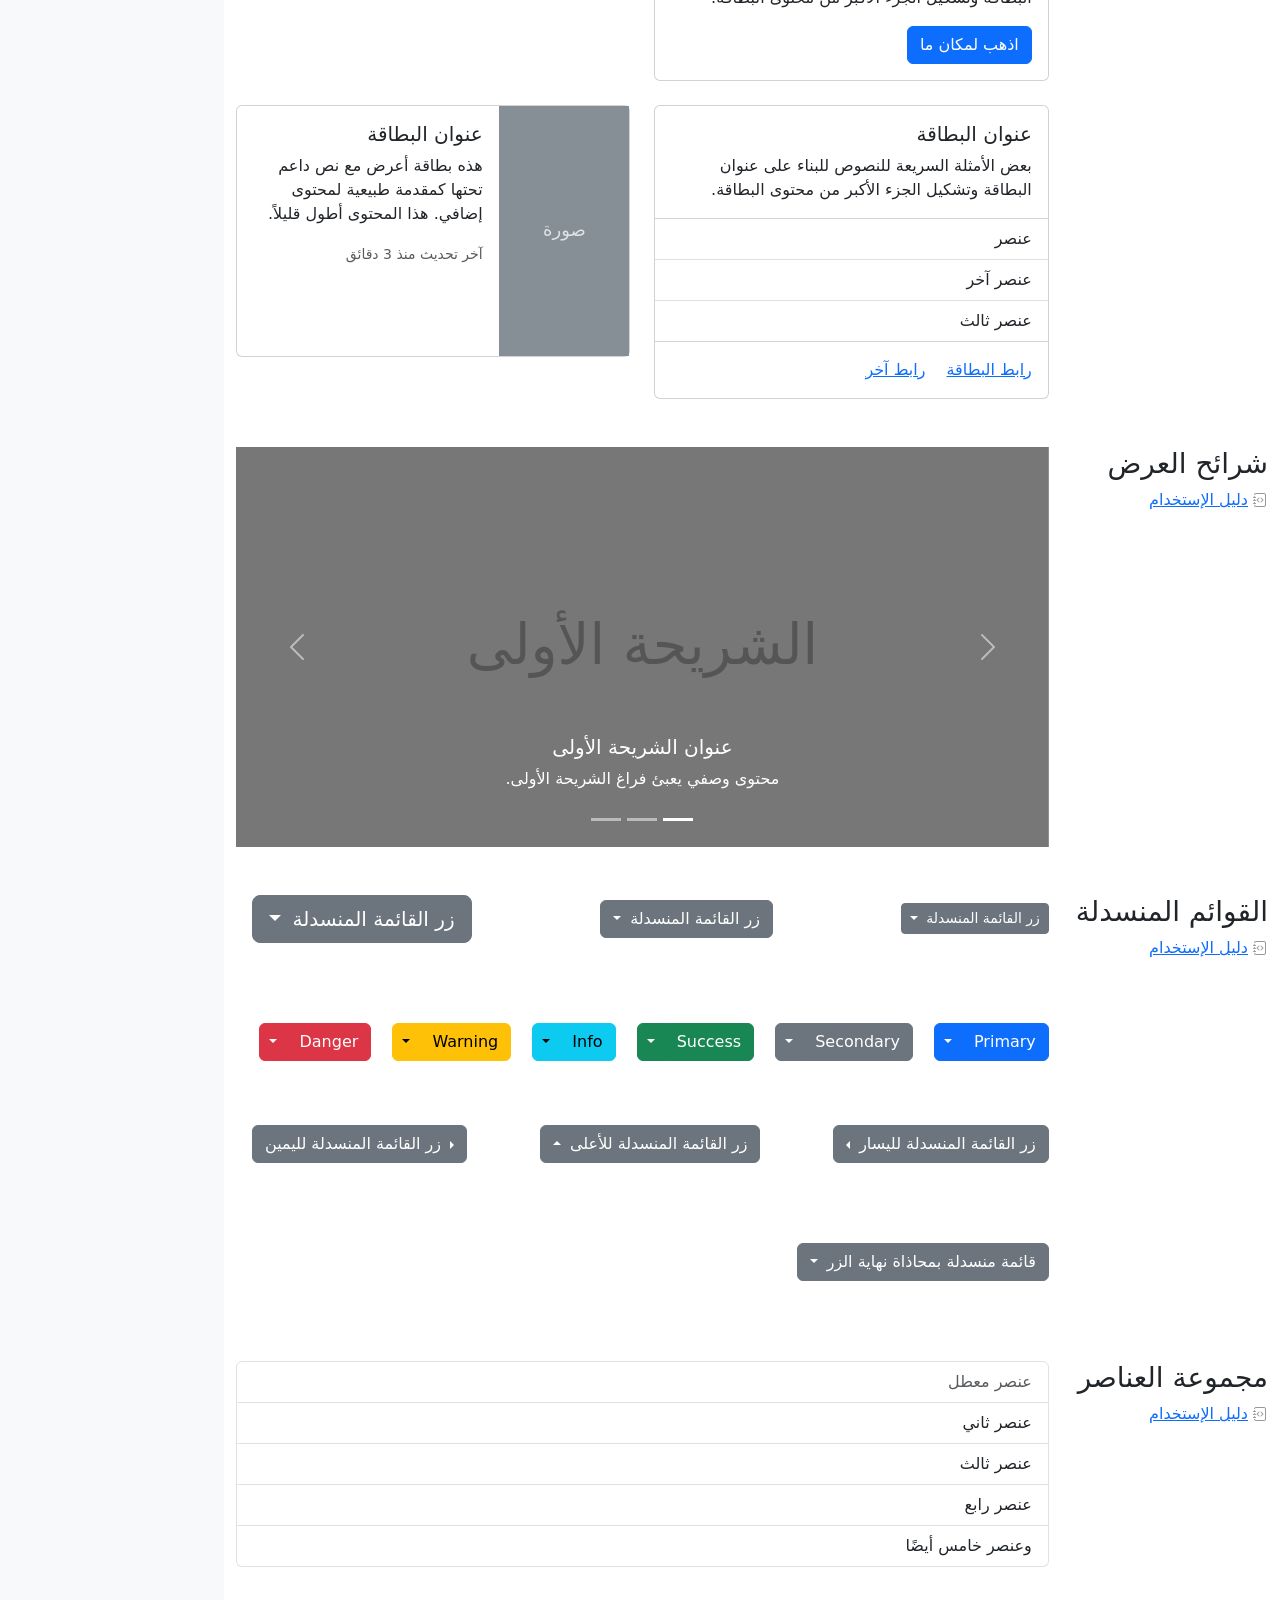
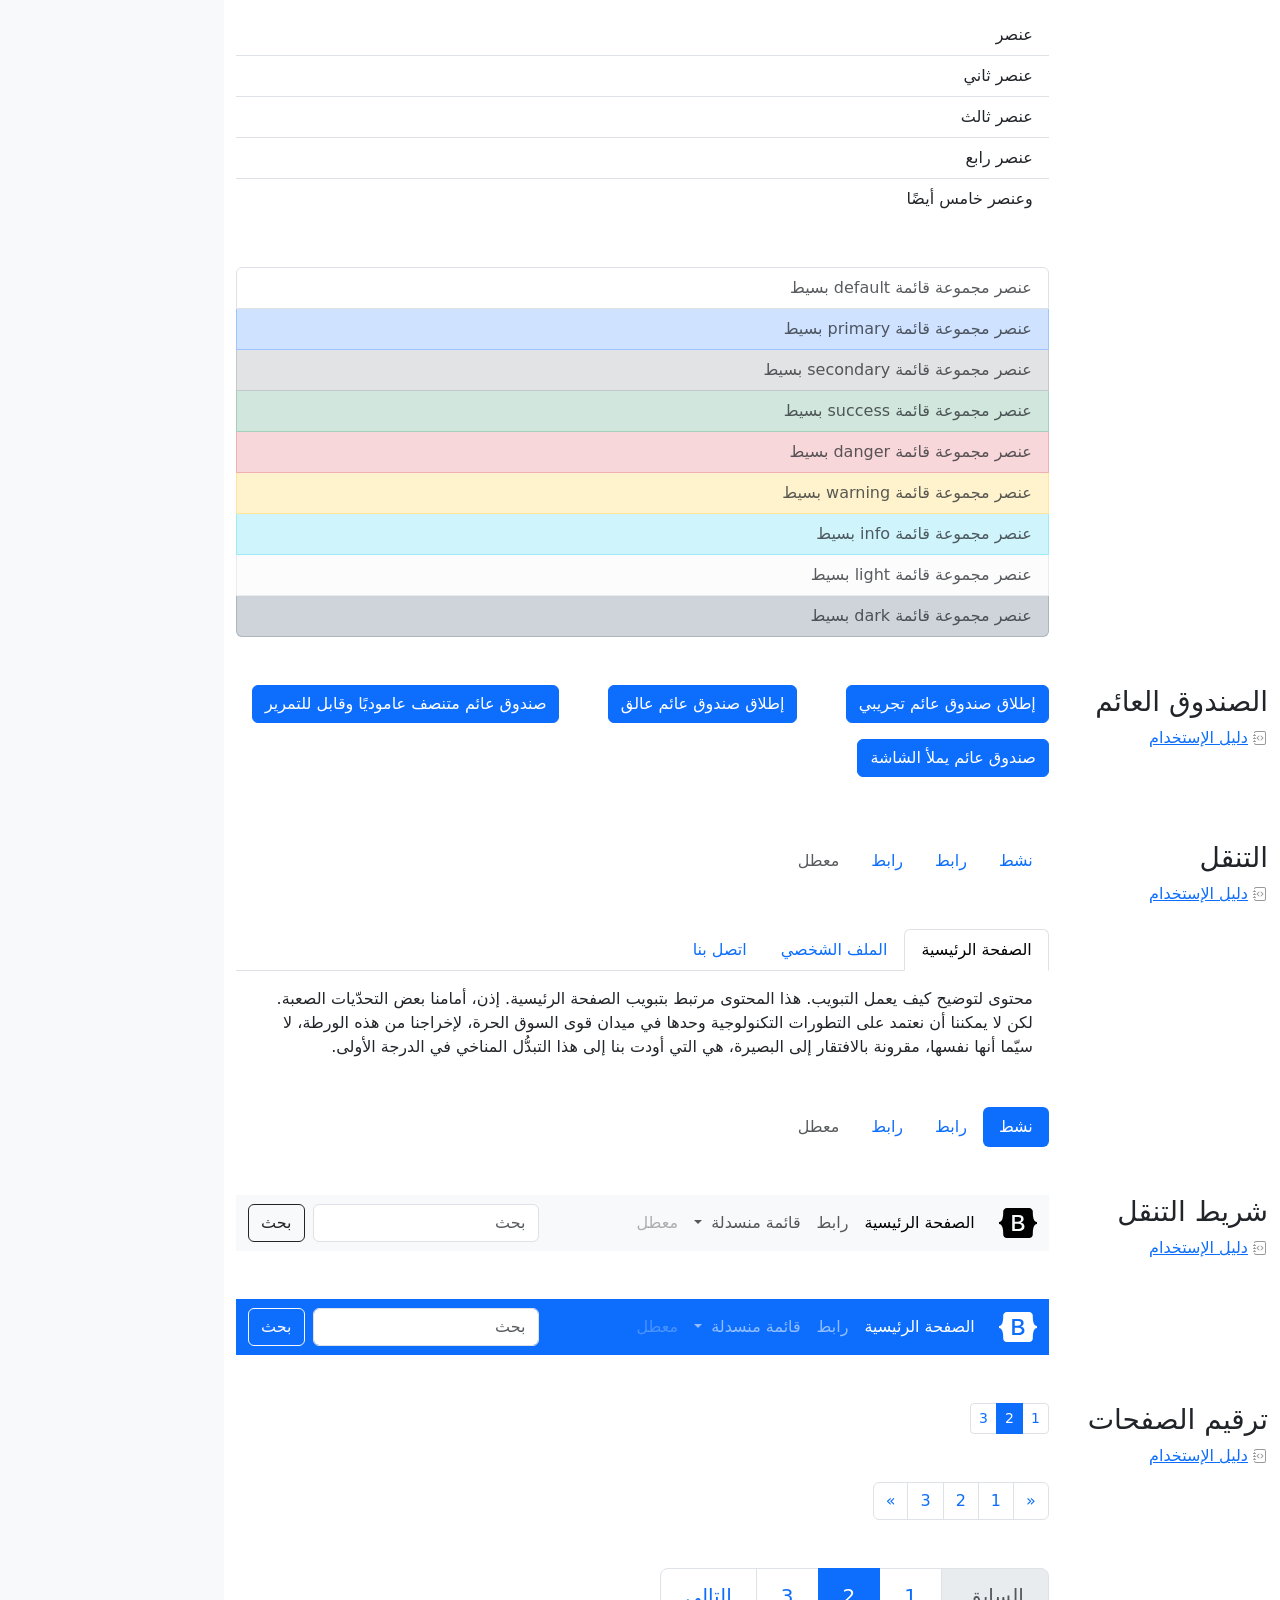
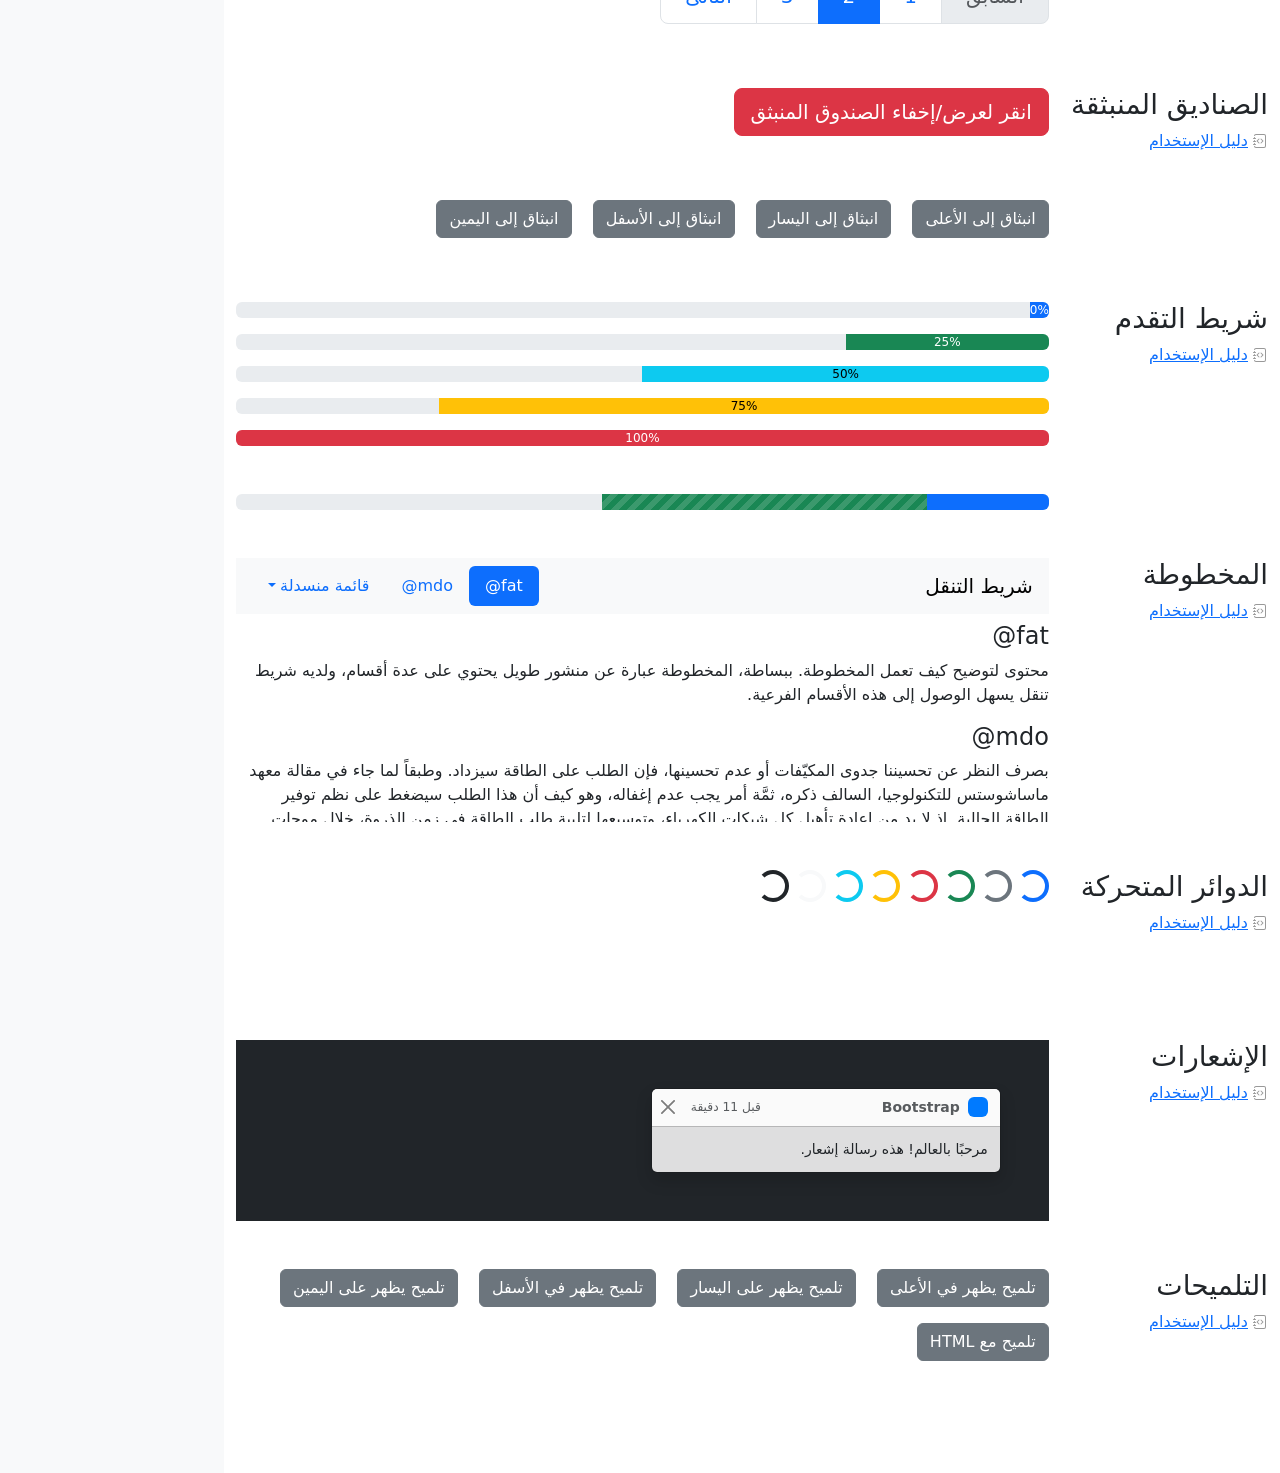
<file: bootstrap/cheatsheet-rtl/index.html>
<!doctype html>
<html lang="ar" dir="rtl" data-bs-theme="auto">
  <head>
    <meta charset="utf-8" />
    <meta name="viewport" content="width=device-width, initial-scale=1" />
    <meta name="description" content="" />
    <meta
      name="author"
      content="Mark Otto, Jacob Thornton, and Bootstrap contributors"
    />
    <meta name="generator" content="Astro v5.13.2" />
    <title>ورقة الغش · Bootstrap v5.3</title>
    <link
      rel="canonical"
      href="https://getbootstrap.com/docs/5.3/examples/cheatsheet-rtl/"
    />
    <script src="../assets/js/color-modes.js"></script>
    <link href="../assets/dist/css/bootstrap.rtl.min.css" rel="stylesheet" />
    <meta name="theme-color" content="#712cf9" />
    <link href="../cheatsheet/cheatsheet.rtl.css" rel="stylesheet" />
    <style>
      .bd-placeholder-img {
        font-size: 1.125rem;
        text-anchor: middle;
        -webkit-user-select: none;
        -moz-user-select: none;
        user-select: none;
      }
      @media (min-width: 768px) {
        .bd-placeholder-img-lg {
          font-size: 3.5rem;
        }
      }
      .b-example-divider {
        width: 100%;
        height: 3rem;
        background-color: #0000001a;
        border: solid rgba(0, 0, 0, 0.15);
        border-width: 1px 0;
        box-shadow:
          inset 0 0.5em 1.5em #0000001a,
          inset 0 0.125em 0.5em #00000026;
      }
      .b-example-vr {
        flex-shrink: 0;
        width: 1.5rem;
        height: 100vh;
      }
      .bi {
        vertical-align: -0.125em;
        fill: currentColor;
      }
      .nav-scroller {
        position: relative;
        z-index: 2;
        height: 2.75rem;
        overflow-y: hidden;
      }
      .nav-scroller .nav {
        display: flex;
        flex-wrap: nowrap;
        padding-bottom: 1rem;
        margin-top: -1px;
        overflow-x: auto;
        text-align: center;
        white-space: nowrap;
        -webkit-overflow-scrolling: touch;
      }
      .btn-bd-primary {
        --bd-violet-bg: #712cf9;
        --bd-violet-rgb: 112.520718, 44.062154, 249.437846;
        --bs-btn-font-weight: 600;
        --bs-btn-color: var(--bs-white);
        --bs-btn-bg: var(--bd-violet-bg);
        --bs-btn-border-color: var(--bd-violet-bg);
        --bs-btn-hover-color: var(--bs-white);
        --bs-btn-hover-bg: #6528e0;
        --bs-btn-hover-border-color: #6528e0;
        --bs-btn-focus-shadow-rgb: var(--bd-violet-rgb);
        --bs-btn-active-color: var(--bs-btn-hover-color);
        --bs-btn-active-bg: #5a23c8;
        --bs-btn-active-border-color: #5a23c8;
      }
      .bd-mode-toggle {
        z-index: 1500;
      }
      .bd-mode-toggle .bi {
        width: 1em;
        height: 1em;
      }
      .bd-mode-toggle .dropdown-menu .active .bi {
        display: block !important;
      }
    </style>
  </head>
  <body class="bg-body-tertiary">
    <svg xmlns="http://www.w3.org/2000/svg" class="d-none">
      <symbol id="check2" viewBox="0 0 16 16">
        <path
          d="M13.854 3.646a.5.5 0 0 1 0 .708l-7 7a.5.5 0 0 1-.708 0l-3.5-3.5a.5.5 0 1 1 .708-.708L6.5 10.293l6.646-6.647a.5.5 0 0 1 .708 0z"
        ></path>
      </symbol>
      <symbol id="circle-half" viewBox="0 0 16 16">
        <path
          d="M8 15A7 7 0 1 0 8 1v14zm0 1A8 8 0 1 1 8 0a8 8 0 0 1 0 16z"
        ></path>
      </symbol>
      <symbol id="moon-stars-fill" viewBox="0 0 16 16">
        <path
          d="M6 .278a.768.768 0 0 1 .08.858 7.208 7.208 0 0 0-.878 3.46c0 4.021 3.278 7.277 7.318 7.277.527 0 1.04-.055 1.533-.16a.787.787 0 0 1 .81.316.733.733 0 0 1-.031.893A8.349 8.349 0 0 1 8.344 16C3.734 16 0 12.286 0 7.71 0 4.266 2.114 1.312 5.124.06A.752.752 0 0 1 6 .278z"
        ></path>
        <path
          d="M10.794 3.148a.217.217 0 0 1 .412 0l.387 1.162c.173.518.579.924 1.097 1.097l1.162.387a.217.217 0 0 1 0 .412l-1.162.387a1.734 1.734 0 0 0-1.097 1.097l-.387 1.162a.217.217 0 0 1-.412 0l-.387-1.162A1.734 1.734 0 0 0 9.31 6.593l-1.162-.387a.217.217 0 0 1 0-.412l1.162-.387a1.734 1.734 0 0 0 1.097-1.097l.387-1.162zM13.863.099a.145.145 0 0 1 .274 0l.258.774c.115.346.386.617.732.732l.774.258a.145.145 0 0 1 0 .274l-.774.258a1.156 1.156 0 0 0-.732.732l-.258.774a.145.145 0 0 1-.274 0l-.258-.774a1.156 1.156 0 0 0-.732-.732l-.774-.258a.145.145 0 0 1 0-.274l.774-.258c.346-.115.617-.386.732-.732L13.863.1z"
        ></path>
      </symbol>
      <symbol id="sun-fill" viewBox="0 0 16 16">
        <path
          d="M8 12a4 4 0 1 0 0-8 4 4 0 0 0 0 8zM8 0a.5.5 0 0 1 .5.5v2a.5.5 0 0 1-1 0v-2A.5.5 0 0 1 8 0zm0 13a.5.5 0 0 1 .5.5v2a.5.5 0 0 1-1 0v-2A.5.5 0 0 1 8 13zm8-5a.5.5 0 0 1-.5.5h-2a.5.5 0 0 1 0-1h2a.5.5 0 0 1 .5.5zM3 8a.5.5 0 0 1-.5.5h-2a.5.5 0 0 1 0-1h2A.5.5 0 0 1 3 8zm10.657-5.657a.5.5 0 0 1 0 .707l-1.414 1.415a.5.5 0 1 1-.707-.708l1.414-1.414a.5.5 0 0 1 .707 0zm-9.193 9.193a.5.5 0 0 1 0 .707L3.05 13.657a.5.5 0 0 1-.707-.707l1.414-1.414a.5.5 0 0 1 .707 0zm9.193 2.121a.5.5 0 0 1-.707 0l-1.414-1.414a.5.5 0 0 1 .707-.707l1.414 1.414a.5.5 0 0 1 0 .707zM4.464 4.465a.5.5 0 0 1-.707 0L2.343 3.05a.5.5 0 1 1 .707-.707l1.414 1.414a.5.5 0 0 1 0 .708z"
        ></path>
      </symbol>
    </svg>
    <div
      class="dropdown position-fixed bottom-0 end-0 mb-3 me-3 bd-mode-toggle"
    >
      <button
        class="btn btn-bd-primary py-2 dropdown-toggle d-flex align-items-center"
        id="bd-theme"
        type="button"
        aria-expanded="false"
        data-bs-toggle="dropdown"
        aria-label="Toggle theme (auto)"
      >
        <svg class="bi my-1 theme-icon-active" aria-hidden="true">
          <use href="#circle-half"></use>
        </svg>
        <span class="visually-hidden" id="bd-theme-text">Toggle theme</span>
      </button>
      <ul
        class="dropdown-menu dropdown-menu-end shadow"
        aria-labelledby="bd-theme-text"
      >
        <li>
          <button
            type="button"
            class="dropdown-item d-flex align-items-center"
            data-bs-theme-value="light"
            aria-pressed="false"
          >
            <svg class="bi me-2 opacity-50" aria-hidden="true">
              <use href="#sun-fill"></use>
            </svg>
            Light
            <svg class="bi ms-auto d-none" aria-hidden="true">
              <use href="#check2"></use>
            </svg>
          </button>
        </li>
        <li>
          <button
            type="button"
            class="dropdown-item d-flex align-items-center"
            data-bs-theme-value="dark"
            aria-pressed="false"
          >
            <svg class="bi me-2 opacity-50" aria-hidden="true">
              <use href="#moon-stars-fill"></use>
            </svg>
            Dark
            <svg class="bi ms-auto d-none" aria-hidden="true">
              <use href="#check2"></use>
            </svg>
          </button>
        </li>
        <li>
          <button
            type="button"
            class="dropdown-item d-flex align-items-center active"
            data-bs-theme-value="auto"
            aria-pressed="true"
          >
            <svg class="bi me-2 opacity-50" aria-hidden="true">
              <use href="#circle-half"></use>
            </svg>
            Auto
            <svg class="bi ms-auto d-none" aria-hidden="true">
              <use href="#check2"></use>
            </svg>
          </button>
        </li>
      </ul>
    </div>
    <header
      class="bd-header bg-dark py-3 d-flex align-items-stretch border-bottom border-dark"
    >
      <div class="container-fluid d-flex align-items-center">
        <h1 class="d-flex align-items-center fs-4 text-white mb-0">
          <img
            src="../assets/brand/bootstrap-logo-white.svg"
            width="38"
            height="30"
            class="me-3"
            alt="Bootstrap"
          />
          ورقة الغش
        </h1>
        <a
          href="../examples/cheatsheet/"
          class="ms-auto link-light"
          hreflang="en"
          >جدول بيانات LTR</a
        >
      </div>
    </header>
    <aside
      class="bd-aside sticky-xl-top text-body-secondary align-self-start mb-3 mb-xl-5 px-2"
    >
      <h2 class="h6 pt-4 pb-3 mb-4 border-bottom">على هذه الصفحة</h2>
      <nav class="small" id="toc">
        <ul class="list-unstyled">
          <li class="my-2">
            <button
              type="button"
              class="btn d-inline-flex align-items-center collapsed border-0"
              data-bs-toggle="collapse"
              aria-expanded="false"
              data-bs-target="#contents-collapse"
              aria-controls="contents-collapse"
            >
              المحتوى
            </button>
            <ul class="list-unstyled ps-3 collapse" id="contents-collapse">
              <li>
                <a
                  class="d-inline-flex align-items-center rounded text-decoration-none"
                  href="#typography"
                  >النصوص</a
                >
              </li>
              <li>
                <a
                  class="d-inline-flex align-items-center rounded text-decoration-none"
                  href="#images"
                  >الصور</a
                >
              </li>
              <li>
                <a
                  class="d-inline-flex align-items-center rounded text-decoration-none"
                  href="#tables"
                  >الجداول</a
                >
              </li>
              <li>
                <a
                  class="d-inline-flex align-items-center rounded text-decoration-none"
                  href="#figures"
                  >النماذج البيانية</a
                >
              </li>
            </ul>
          </li>
          <li class="my-2">
            <button
              type="button"
              class="btn d-inline-flex align-items-center collapsed border-0"
              data-bs-toggle="collapse"
              aria-expanded="false"
              data-bs-target="#forms-collapse"
              aria-controls="forms-collapse"
            >
              النماذج
            </button>
            <ul class="list-unstyled ps-3 collapse" id="forms-collapse">
              <li>
                <a
                  class="d-inline-flex align-items-center rounded text-decoration-none"
                  href="#overview"
                  >نظرة عامة</a
                >
              </li>
              <li>
                <a
                  class="d-inline-flex align-items-center rounded text-decoration-none"
                  href="#disabled-forms"
                  >الحقول المعطلة</a
                >
              </li>
              <li>
                <a
                  class="d-inline-flex align-items-center rounded text-decoration-none"
                  href="#sizing"
                  >الأحجام</a
                >
              </li>
              <li>
                <a
                  class="d-inline-flex align-items-center rounded text-decoration-none"
                  href="#input-group"
                  >مجموعة الإدخال</a
                >
              </li>
              <li>
                <a
                  class="d-inline-flex align-items-center rounded text-decoration-none"
                  href="#floating-labels"
                  >الحقول ذوي العناوين العائمة</a
                >
              </li>
              <li>
                <a
                  class="d-inline-flex align-items-center rounded text-decoration-none"
                  href="#validation"
                  >التحقق</a
                >
              </li>
            </ul>
          </li>
          <li class="my-2">
            <button
              type="button"
              class="btn d-inline-flex align-items-center collapsed border-0"
              data-bs-toggle="collapse"
              aria-expanded="false"
              data-bs-target="#components-collapse"
              aria-controls="components-collapse"
            >
              مكونات
            </button>
            <ul class="list-unstyled ps-3 collapse" id="components-collapse">
              <li>
                <a
                  class="d-inline-flex align-items-center rounded text-decoration-none"
                  href="#accordion"
                  >المطوية</a
                >
              </li>
              <li>
                <a
                  class="d-inline-flex align-items-center rounded text-decoration-none"
                  href="#alerts"
                  >الإنذارات</a
                >
              </li>
              <li>
                <a
                  class="d-inline-flex align-items-center rounded text-decoration-none"
                  href="#badge"
                  >الشارة</a
                >
              </li>
              <li>
                <a
                  class="d-inline-flex align-items-center rounded text-decoration-none"
                  href="#breadcrumb"
                  >مسار التنقل التفصيلي</a
                >
              </li>
              <li>
                <a
                  class="d-inline-flex align-items-center rounded text-decoration-none"
                  href="#buttons"
                  >الأزرار</a
                >
              </li>
              <li>
                <a
                  class="d-inline-flex align-items-center rounded text-decoration-none"
                  href="#button-group"
                  >مجموعة الأزرار</a
                >
              </li>
              <li>
                <a
                  class="d-inline-flex align-items-center rounded text-decoration-none"
                  href="#card"
                  >البطاقة</a
                >
              </li>
              <li>
                <a
                  class="d-inline-flex align-items-center rounded text-decoration-none"
                  href="#carousel"
                  >شرائح العرض</a
                >
              </li>
              <li>
                <a
                  class="d-inline-flex align-items-center rounded text-decoration-none"
                  href="#dropdowns"
                  >القوائم المنسدلة</a
                >
              </li>
              <li>
                <a
                  class="d-inline-flex align-items-center rounded text-decoration-none"
                  href="#list-group"
                  >مجموعة العناصر</a
                >
              </li>
              <li>
                <a
                  class="d-inline-flex align-items-center rounded text-decoration-none"
                  href="#modal"
                  >الصندوق العائم</a
                >
              </li>
              <li>
                <a
                  class="d-inline-flex align-items-center rounded text-decoration-none"
                  href="#navs"
                  >التنقل</a
                >
              </li>
              <li>
                <a
                  class="d-inline-flex align-items-center rounded text-decoration-none"
                  href="#navbar"
                  >شريط التنقل</a
                >
              </li>
              <li>
                <a
                  class="d-inline-flex align-items-center rounded text-decoration-none"
                  href="#pagination"
                  >ترقيم الصفحات</a
                >
              </li>
              <li>
                <a
                  class="d-inline-flex align-items-center rounded text-decoration-none"
                  href="#popovers"
                  >الصناديق المنبثقة</a
                >
              </li>
              <li>
                <a
                  class="d-inline-flex align-items-center rounded text-decoration-none"
                  href="#progress"
                  >شريط التقدم</a
                >
              </li>
              <li>
                <a
                  class="d-inline-flex align-items-center rounded text-decoration-none"
                  href="#scrollspy"
                  >المخطوطة</a
                >
              </li>
              <li>
                <a
                  class="d-inline-flex align-items-center rounded text-decoration-none"
                  href="#spinners"
                  >الدوائر المتحركة</a
                >
              </li>
              <li>
                <a
                  class="d-inline-flex align-items-center rounded text-decoration-none"
                  href="#toasts"
                  >الإشعارات</a
                >
              </li>
              <li>
                <a
                  class="d-inline-flex align-items-center rounded text-decoration-none"
                  href="#tooltips"
                  >التلميحات</a
                >
              </li>
            </ul>
          </li>
        </ul>
      </nav>
    </aside>
    <main class="bd-cheatsheet container-fluid bg-body">
      <section id="content">
        <h2 class="sticky-xl-top fw-bold pt-3 pt-xl-5 pb-2 pb-xl-3">المحتوى</h2>
        <article class="my-3" id="typography">
          <div
            class="bd-heading sticky-xl-top align-self-start mt-5 mb-3 mt-xl-0 mb-xl-2"
          >
            <h3>النصوص</h3>
            <a
              class="d-flex align-items-center"
              hreflang="en"
              href="../content/typography"
              >دليل الإستخدام</a
            >
          </div>
          <div>
            <div class="bd-example-snippet bd-code-snippet">
              <div class="bd-example m-0 border-0">
                <p class="display-1">العرض 1</p>
                <p class="display-2">العرض 2</p>
                <p class="display-3">العرض 3</p>
                <p class="display-4">العرض 4</p>
                <p class="display-5">العرض 5</p>
                <p class="display-6">العرض 6</p>
              </div>
            </div>
            <div class="bd-example-snippet bd-code-snippet">
              <div class="bd-example m-0 border-0">
                <p class="h1">عنوان 1</p>
                <p class="h2">عنوان 2</p>
                <p class="h3">عنوان 3</p>
                <p class="h4">عنوان 4</p>
                <p class="h5">عنوان 5</p>
                <p class="h6">عنوان 6</p>
              </div>
            </div>
            <div class="bd-example-snippet bd-code-snippet">
              <div class="bd-example m-0 border-0">
                <p class="lead">
                  هذه قطعة إملائية متميزة، فهي مصممة لتكون بارزة من بين القطع
                  الإملائية الأخرى.
                </p>
              </div>
            </div>
            <div class="bd-example-snippet bd-code-snippet">
              <div class="bd-example m-0 border-0">
                <p>يمكنك استخدام تصنيف mark <mark>لتحديد</mark> نص.</p>
                <p>
                  <del>من المفترض أن يتم التعامل مع هذا السطر كنص محذوف.</del>
                </p>
                <p>
                  <s
                    >من المفترض أن يتم التعامل مع هذا السطر على أنه لم يعد
                    دقيقًا.</s
                  >
                </p>
                <p>
                  <ins
                    >من المفترض أن يتم التعامل مع هذا السطر كإضافة إلى
                    المستند.</ins
                  >
                </p>
                <p><u>سيتم عرض النص في هذا السطر كما وتحته خط.</u></p>
                <p>
                  <small
                    >من المفترض أن يتم التعامل مع هذا السطر على أنه يحوي تفاصيل
                    صغيرة.</small
                  >
                </p>
                <p><strong>هذا السطر يحوي نص عريض.</strong></p>
                <p><em>هذا السطر يحوي نص مائل.</em></p>
              </div>
            </div>
            <div class="bd-example-snippet bd-code-snippet">
              <div class="bd-example m-0 border-0">
                <hr />
              </div>
            </div>
            <div class="bd-example-snippet bd-code-snippet">
              <div class="bd-example m-0 border-0">
                <blockquote class="blockquote">
                  <p>إقتباس مبهر، موضوع في عنصر blockquote</p>
                  <footer class="blockquote-footer">
                    شخص مشهور في
                    <cite title="عنوان المصدر"> عنوان المصدر </cite>
                  </footer>
                </blockquote>
              </div>
            </div>
            <div class="bd-example-snippet bd-code-snippet">
              <div class="bd-example m-0 border-0">
                <ul class="list-unstyled">
                  <li>هذه قائمة عناصر.</li>
                  <li>بالرغم من أنها مصممة كي لا تظهر كذلك.</li>
                  <li>إلا أنها مجهزة كـ قائمة خلف الكواليس</li>
                  <li>هذا التصميم ينطبق فقد على القائمة الرئيسية</li>
                  <li>
                    القوائم الفرعية
                    <ul>
                      <li>لا تتأثر بهذا التصميم</li>
                      <li>فهي تظهر عليها علامات الترقيم</li>
                      <li>وتحتوي على مساحة فارغة بجوارها</li>
                    </ul>
                  </li>
                  <li>قد يكون هذا التصميم مفيدًا في بعض الأحيان.</li>
                </ul>
              </div>
            </div>
            <div class="bd-example-snippet bd-code-snippet">
              <div class="bd-example m-0 border-0">
                <ul class="list-inline">
                  <li class="list-inline-item">هذا عنصر في قائمة.</li>
                  <li class="list-inline-item">وهذا أيضًا.</li>
                  <li class="list-inline-item">لكنهم يظهرون متجاورين.</li>
                </ul>
              </div>
            </div>
          </div>
        </article>
        <article class="my-3" id="images">
          <div
            class="bd-heading sticky-xl-top align-self-start mt-5 mb-3 mt-xl-0 mb-xl-2"
          >
            <h3>الصور</h3>
            <a
              class="d-flex align-items-center"
              hreflang="en"
              href="../content/images"
              >دليل الإستخدام</a
            >
          </div>
          <div>
            <div class="bd-example-snippet bd-code-snippet">
              <div class="bd-example m-0 border-0">
                <svg
                  aria-label="Placeholder: صورة مستجيبة"
                  class="bd-placeholder-img bd-placeholder-img-lg img-fluid"
                  height="250"
                  preserveAspectRatio="xMidYMid slice"
                  role="img"
                  width="100%"
                  xmlns="http://www.w3.org/2000/svg"
                >
                  <title>Placeholder</title>
                  <rect width="100%" height="100%" fill="#868e96" />
                  <text x="50%" y="50%" fill="#dee2e6" dy=".3em">
                    صورة مستجيبة
                  </text>
                </svg>
              </div>
            </div>
            <div class="bd-example-snippet bd-code-snippet">
              <div class="bd-example m-0 border-0">
                <svg
                  aria-label="صورة عنصر نائب مربع عام مع حدود بيضاء حولها ، مما يجعلها تشبه صورة تم التقاطها بكاميرا فورية قديمة: 200x200"
                  class="bd-placeholder-img img-thumbnail"
                  height="200"
                  preserveAspectRatio="xMidYMid slice"
                  role="img"
                  width="200"
                  xmlns="http://www.w3.org/2000/svg"
                >
                  <title>
                    صورة عنصر نائب مربع عام مع حدود بيضاء حولها ، مما يجعلها
                    تشبه صورة تم التقاطها بكاميرا فورية قديمة
                  </title>
                  <rect width="100%" height="100%" fill="#868e96" />
                  <text x="50%" y="50%" fill="#dee2e6" dy=".3em">200x200</text>
                </svg>
              </div>
            </div>
          </div>
        </article>
        <article class="my-3" id="tables">
          <div
            class="bd-heading sticky-xl-top align-self-start mt-5 mb-3 mt-xl-0 mb-xl-2"
          >
            <h3>الجداول</h3>
            <a
              class="d-flex align-items-center"
              hreflang="en"
              href="../content/tables"
              >دليل الإستخدام</a
            >
          </div>
          <div>
            <div class="bd-example-snippet bd-code-snippet">
              <div class="bd-example m-0 border-0">
                <table class="table table-striped">
                  <thead>
                    <tr>
                      <th scope="col">#</th>
                      <th scope="col">الاسم الاول</th>
                      <th scope="col">الكنية</th>
                      <th scope="col">الاسم المستعار</th>
                    </tr>
                  </thead>
                  <tbody>
                    <tr>
                      <th scope="row">1</th>
                      <td>Mark</td>
                      <td>Otto</td>
                      <td><bdo lang="en" dir="ltr">@mdo</bdo></td>
                    </tr>
                    <tr>
                      <th scope="row">2</th>
                      <td>Jacob</td>
                      <td>Thornton</td>
                      <td><bdo lang="en" dir="ltr">@fat</bdo></td>
                    </tr>
                    <tr>
                      <th scope="row">3</th>
                      <td>John</td>
                      <td>Doe</td>
                      <td><bdo lang="en" dir="ltr">@social</bdo></td>
                    </tr>
                  </tbody>
                </table>
              </div>
            </div>
            <div class="bd-example-snippet bd-code-snippet">
              <div class="bd-example m-0 border-0">
                <table class="table table-dark table-borderless">
                  <thead>
                    <tr>
                      <th scope="col">#</th>
                      <th scope="col">الاسم الاول</th>
                      <th scope="col">الكنية</th>
                      <th scope="col">الاسم المستعار</th>
                    </tr>
                  </thead>
                  <tbody>
                    <tr>
                      <th scope="row">1</th>
                      <td>Mark</td>
                      <td>Otto</td>
                      <td><bdo lang="en" dir="ltr">@mdo</bdo></td>
                    </tr>
                    <tr>
                      <th scope="row">2</th>
                      <td>Jacob</td>
                      <td>Thornton</td>
                      <td><bdo lang="en" dir="ltr">@fat</bdo></td>
                    </tr>
                    <tr>
                      <th scope="row">3</th>
                      <td>John</td>
                      <td>Doe</td>
                      <td><bdo lang="en" dir="ltr">@social</bdo></td>
                    </tr>
                  </tbody>
                </table>
              </div>
            </div>
            <div class="bd-example-snippet bd-code-snippet">
              <div class="bd-example m-0 border-0">
                <table class="table table-hover">
                  <thead>
                    <tr>
                      <th scope="col">Class</th>
                      <th scope="col">عنوان</th>
                      <th scope="col">عنوان</th>
                    </tr>
                  </thead>
                  <tbody>
                    <tr>
                      <th scope="row">Default</th>
                      <td>خلية</td>
                      <td>خلية</td>
                    </tr>
                    <tr class="table-primary">
                      <th scope="row">Primary</th>
                      <td>خلية</td>
                      <td>خلية</td>
                    </tr>
                    <tr class="table-secondary">
                      <th scope="row">Secondary</th>
                      <td>خلية</td>
                      <td>خلية</td>
                    </tr>
                    <tr class="table-success">
                      <th scope="row">Success</th>
                      <td>خلية</td>
                      <td>خلية</td>
                    </tr>
                    <tr class="table-danger">
                      <th scope="row">Danger</th>
                      <td>خلية</td>
                      <td>خلية</td>
                    </tr>
                    <tr class="table-warning">
                      <th scope="row">Warning</th>
                      <td>خلية</td>
                      <td>خلية</td>
                    </tr>
                    <tr class="table-info">
                      <th scope="row">Info</th>
                      <td>خلية</td>
                      <td>خلية</td>
                    </tr>
                    <tr class="table-light">
                      <th scope="row">Light</th>
                      <td>خلية</td>
                      <td>خلية</td>
                    </tr>
                    <tr class="table-dark">
                      <th scope="row">Dark</th>
                      <td>خلية</td>
                      <td>خلية</td>
                    </tr>
                  </tbody>
                </table>
              </div>
            </div>
            <div class="bd-example-snippet bd-code-snippet">
              <div class="bd-example m-0 border-0">
                <table class="table table-sm table-bordered">
                  <thead>
                    <tr>
                      <th scope="col">#</th>
                      <th scope="col">الاسم الاول</th>
                      <th scope="col">الكنية</th>
                      <th scope="col">الاسم المستعار</th>
                    </tr>
                  </thead>
                  <tbody>
                    <tr>
                      <th scope="row">1</th>
                      <td>Mark</td>
                      <td>Otto</td>
                      <td><bdo lang="en" dir="ltr">@mdo</bdo></td>
                    </tr>
                    <tr>
                      <th scope="row">2</th>
                      <td>Jacob</td>
                      <td>Thornton</td>
                      <td><bdo lang="en" dir="ltr">@fat</bdo></td>
                    </tr>
                    <tr>
                      <th scope="row">3</th>
                      <td>John</td>
                      <td>Doe</td>
                      <td><bdo lang="en" dir="ltr">@social</bdo></td>
                    </tr>
                  </tbody>
                </table>
              </div>
            </div>
          </div>
        </article>
        <article class="my-3" id="figures">
          <div
            class="bd-heading sticky-xl-top align-self-start mt-5 mb-3 mt-xl-0 mb-xl-2"
          >
            <h3>النماذج البيانية</h3>
            <a
              class="d-flex align-items-center"
              hreflang="en"
              href="../content/figures"
              >دليل الإستخدام</a
            >
          </div>
          <div>
            <div class="bd-example-snippet bd-code-snippet">
              <div class="bd-example m-0 border-0">
                <figure class="figure">
                  <svg
                    aria-label="Placeholder: 400x300"
                    class="bd-placeholder-img figure-img img-fluid rounded"
                    height="300"
                    preserveAspectRatio="xMidYMid slice"
                    role="img"
                    width="400"
                    xmlns="http://www.w3.org/2000/svg"
                  >
                    <title>Placeholder</title>
                    <rect width="100%" height="100%" fill="#868e96" />
                    <text x="50%" y="50%" fill="#dee2e6" dy=".3em">
                      400x300
                    </text>
                  </svg>
                  <figcaption class="figure-caption">
                    شرح للصورة أعلاه.
                  </figcaption>
                </figure>
              </div>
            </div>
          </div>
        </article>
      </section>
      <section id="forms">
        <h2 class="sticky-xl-top fw-bold pt-3 pt-xl-5 pb-2 pb-xl-3">النماذج</h2>
        <article class="my-3" id="overview">
          <div
            class="bd-heading sticky-xl-top align-self-start mt-5 mb-3 mt-xl-0 mb-xl-2"
          >
            <h3>نظرة عامة</h3>
            <a
              class="d-flex align-items-center"
              hreflang="en"
              href="../forms/overview/"
              >دليل الإستخدام</a
            >
          </div>
          <div>
            <div class="bd-example-snippet bd-code-snippet">
              <div class="bd-example m-0 border-0">
                <form>
                  <div class="mb-3">
                    <label for="exampleInputEmail1" class="form-label"
                      >البريد الإلكتروني</label
                    >
                    <input
                      type="email"
                      class="form-control"
                      id="exampleInputEmail1"
                      aria-describedby="emailHelp"
                    />
                    <div id="emailHelp" class="form-text">
                      لن نقوم بمشاركة بريدك الإلكتروني مع أي شخص آخر.
                    </div>
                  </div>
                  <div class="mb-3">
                    <label for="exampleInputPassword1" class="form-label"
                      >كلمة السر</label
                    >
                    <input
                      type="password"
                      class="form-control"
                      id="exampleInputPassword1"
                    />
                  </div>
                  <div class="mb-3">
                    <label for="exampleSelect" class="form-label"
                      >قائمة اختيار</label
                    >
                    <select class="form-select" id="exampleSelect">
                      <option selected>افتح قائمة الاختيار هذه</option>
                      <option value="1">واحد</option>
                      <option value="2">اثنان</option>
                      <option value="3">ثلاثة</option>
                    </select>
                  </div>
                  <div class="mb-3 form-check">
                    <input
                      type="checkbox"
                      class="form-check-input"
                      id="exampleCheck1"
                    />
                    <label class="form-check-label" for="exampleCheck1"
                      >اخترني</label
                    >
                  </div>
                  <fieldset class="mb-3">
                    <legend>أزرار الاختيار الأحادي</legend>
                    <div class="form-check">
                      <input
                        type="radio"
                        name="radios"
                        class="form-check-input"
                        id="exampleRadio1"
                        checked
                      />
                      <label class="form-check-label" for="exampleRadio1"
                        >الخيار الافتراضي</label
                      >
                    </div>
                    <div class="mb-3 form-check">
                      <input
                        type="radio"
                        name="radios"
                        class="form-check-input"
                        id="exampleRadio2"
                      />
                      <label class="form-check-label" for="exampleRadio2"
                        >خيار آخر</label
                      >
                    </div>
                  </fieldset>
                  <div class="mb-3">
                    <label class="form-label" for="customFile">رفع</label>
                    <input type="file" class="form-control" id="customFile" />
                  </div>
                  <div class="mb-3 form-check form-switch">
                    <input
                      class="form-check-input"
                      type="checkbox"
                      role="switch"
                      id="switchCheckChecked"
                      checked
                    />
                    <label class="form-check-label" for="switchCheckChecked"
                      >زر على شكل مفتاح اختيار.</label
                    >
                  </div>
                  <div class="mb-3">
                    <label for="customRange3" class="form-label"
                      >مثال على حقل اختيار نطاقي</label
                    >
                    <input
                      type="range"
                      class="form-range"
                      min="0"
                      max="5"
                      step="0.5"
                      id="customRange3"
                    />
                  </div>
                  <button type="submit" class="btn btn-primary">إرسال</button>
                </form>
              </div>
            </div>
          </div>
        </article>
        <article class="my-3" id="disabled-forms">
          <div
            class="bd-heading sticky-xl-top align-self-start mt-5 mb-3 mt-xl-0 mb-xl-2"
          >
            <h3>الحقول المعطلة</h3>
            <a
              class="d-flex align-items-center"
              hreflang="en"
              href="../forms/overview/#disabled-forms"
              >دليل الإستخدام</a
            >
          </div>
          <div>
            <div class="bd-example-snippet bd-code-snippet">
              <div class="bd-example m-0 border-0">
                <form>
                  <fieldset
                    disabled
                    aria-label="مثال على مجموعة الحقول المعطلة"
                  >
                    <div class="mb-3">
                      <label for="disabledTextInput" class="form-label"
                        >حقل إدخال معطل</label
                      >
                      <input
                        type="text"
                        id="disabledTextInput"
                        class="form-control"
                        placeholder="حقل إدخال معطل"
                      />
                    </div>
                    <div class="mb-3">
                      <label for="disabledSelect" class="form-label"
                        >قائمة اختيار معطلة</label
                      >
                      <select id="disabledSelect" class="form-select">
                        <option>خيار معطل</option>
                      </select>
                    </div>
                    <div class="mb-3">
                      <div class="form-check">
                        <input
                          class="form-check-input"
                          type="checkbox"
                          id="disabledFieldsetCheck"
                          disabled
                        />
                        <label
                          class="form-check-label"
                          for="disabledFieldsetCheck"
                        >
                          زر اختيار معطل
                        </label>
                      </div>
                    </div>
                    <fieldset class="mb-3">
                      <legend>أزرار اختيار أحادي معطلين</legend>
                      <div class="form-check">
                        <input
                          type="radio"
                          name="radios"
                          class="form-check-input"
                          id="disabledRadio1"
                          disabled
                        />
                        <label class="form-check-label" for="disabledRadio1"
                          >خيار معطل</label
                        >
                      </div>
                      <div class="mb-3 form-check">
                        <input
                          type="radio"
                          name="radios"
                          class="form-check-input"
                          id="disabledRadio2"
                          disabled
                        />
                        <label class="form-check-label" for="disabledRadio2"
                          >خيار آخر معطل</label
                        >
                      </div>
                    </fieldset>
                    <div class="mb-3">
                      <label class="form-label" for="disabledCustomFile"
                        >رفع معطل</label
                      >
                      <input
                        type="file"
                        class="form-control"
                        id="disabledCustomFile"
                        disabled
                      />
                    </div>
                    <div class="mb-3 form-check form-switch">
                      <input
                        class="form-check-input"
                        type="checkbox"
                        role="switch"
                        id="disabledSwitchCheckChecked"
                        checked
                        disabled
                      />
                      <label
                        class="form-check-label"
                        for="disabledSwitchCheckChecked"
                        >زر معطل على شكل مفتاح اختيار.</label
                      >
                    </div>
                    <div class="mb-3">
                      <label for="disabledRange" class="form-label"
                        >حقل اختيار نطاقي معطل</label
                      >
                      <input
                        type="range"
                        class="form-range"
                        min="0"
                        max="5"
                        step="0.5"
                        id="disabledRange"
                      />
                    </div>
                    <button type="submit" class="btn btn-primary">إرسال</button>
                  </fieldset>
                </form>
              </div>
            </div>
          </div>
        </article>
        <article class="my-3" id="sizing">
          <div
            class="bd-heading sticky-xl-top align-self-start mt-5 mb-3 mt-xl-0 mb-xl-2"
          >
            <h3>الأحجام</h3>
            <a
              class="d-flex align-items-center"
              hreflang="en"
              href="../forms/form-control#sizing"
              >دليل الإستخدام</a
            >
          </div>
          <div>
            <div class="bd-example-snippet bd-code-snippet">
              <div class="bd-example m-0 border-0">
                <div class="mb-3">
                  <input
                    class="form-control form-control-lg"
                    type="text"
                    placeholder="حقل إدخال كبير"
                    aria-label=".form-control-lg مثال"
                  />
                </div>
                <div class="mb-3">
                  <select
                    class="form-select form-select-lg"
                    aria-label=".form-select-lg مثال"
                  >
                    <option selected>افتح قائمة الاختيار هذه</option>
                    <option value="1">واحد</option>
                    <option value="2">اثنان</option>
                    <option value="3">ثلاثة</option>
                  </select>
                </div>
                <div class="mb-3">
                  <input
                    type="file"
                    class="form-control form-control-lg"
                    aria-label="مثال على إدخال ملف كبير"
                  />
                </div>
              </div>
            </div>
            <div class="bd-example-snippet bd-code-snippet">
              <div class="bd-example m-0 border-0">
                <div class="mb-3">
                  <input
                    class="form-control form-control-sm"
                    type="text"
                    placeholder="حقل إدخال صغير"
                    aria-label=".form-control-sm مثال"
                  />
                </div>
                <div class="mb-3">
                  <select
                    class="form-select form-select-sm"
                    aria-label=".form-select-sm مثال"
                  >
                    <option selected>افتح قائمة الاختيار هذه</option>
                    <option value="1">واحد</option>
                    <option value="2">اثنان</option>
                    <option value="3">ثلاثة</option>
                  </select>
                </div>
                <div class="mb-3">
                  <input
                    type="file"
                    class="form-control form-control-sm"
                    aria-label="مثال على إدخال ملف صغير"
                  />
                </div>
              </div>
            </div>
          </div>
        </article>
        <article class="my-3" id="input-group">
          <div
            class="bd-heading sticky-xl-top align-self-start mt-5 mb-3 mt-xl-0 mb-xl-2"
          >
            <h3>مجموعة الإدخال</h3>
            <a
              class="d-flex align-items-center"
              hreflang="en"
              href="../forms/input-group"
              >دليل الإستخدام</a
            >
          </div>
          <div>
            <div class="bd-example-snippet bd-code-snippet">
              <div class="bd-example m-0 border-0">
                <div class="input-group mb-3">
                  <span class="input-group-text" id="basic-addon1"
                    >أنا اسمي</span
                  >
                  <input
                    type="text"
                    class="form-control"
                    placeholder="فلان الفلاني"
                    aria-label="الاسم"
                    aria-describedby="basic-addon1"
                  />
                </div>
                <div class="input-group mb-3">
                  <input
                    type="text"
                    class="form-control"
                    placeholder="أنا أحب الكعك والقهوة"
                    aria-label="الطعام المفضل"
                    aria-describedby="basic-addon2"
                  />
                  <span class="input-group-text" id="basic-addon2">وغيرها</span>
                </div>
                <label for="basic-url" class="form-label"
                  >عنوان حسابك الشخصي</label
                >
                <div class="input-group mb-3">
                  <input
                    type="text"
                    class="form-control"
                    id="basic-url"
                    aria-describedby="basic-addon3"
                  />
                  <span class="input-group-text" id="basic-addon3"
                    ><bdo lang="en" dir="ltr"
                      >https://example.com/users/</bdo
                    ></span
                  >
                </div>
                <div class="input-group mb-3">
                  <span class="input-group-text"
                    ><bdo lang="en" dir="ltr">.00</bdo></span
                  >
                  <input
                    type="text"
                    class="form-control"
                    aria-label="المبلغ (لأقرب دولار)"
                  />
                  <span class="input-group-text">$</span>
                </div>
                <div class="input-group">
                  <span class="input-group-text">مع textarea</span>
                  <textarea
                    class="form-control"
                    aria-label="مع textarea"
                  ></textarea>
                </div>
              </div>
            </div>
          </div>
        </article>
        <article class="my-3" id="floating-labels">
          <div
            class="bd-heading sticky-xl-top align-self-start mt-5 mb-3 mt-xl-0 mb-xl-2"
          >
            <h3>الحقول ذوي العناوين العائمة</h3>
            <a class="d-flex align-items-center" href="../forms/floating-labels"
              >دليل الإستخدام</a
            >
          </div>
          <div>
            <div class="bd-example-snippet bd-code-snippet">
              <div class="bd-example m-0 border-0">
                <form>
                  <div class="form-floating mb-3">
                    <input
                      type="email"
                      class="form-control"
                      id="floatingInput"
                      placeholder="name@example.com"
                    />
                    <label for="floatingInput">البريد الالكتروني</label>
                  </div>
                  <div class="form-floating">
                    <input
                      type="password"
                      class="form-control"
                      id="floatingPassword"
                      placeholder="كلمة السر"
                    />
                    <label for="floatingPassword">كلمة السر</label>
                  </div>
                </form>
              </div>
            </div>
          </div>
        </article>
        <article class="my-3" id="validation">
          <div
            class="bd-heading sticky-xl-top align-self-start mt-5 mb-3 mt-xl-0 mb-xl-2"
          >
            <h3>التحقق</h3>
            <a
              class="d-flex align-items-center"
              hreflang="en"
              href="../forms/validation"
              >دليل الإستخدام</a
            >
          </div>
          <div>
            <div class="bd-example-snippet bd-code-snippet">
              <div class="bd-example m-0 border-0">
                <form class="row g-3">
                  <div class="col-md-4">
                    <label for="validationServer01" class="form-label"
                      >الاسم الاول</label
                    >
                    <input
                      type="text"
                      class="form-control is-valid"
                      id="validationServer01"
                      value="Mark"
                      required
                    />
                    <div class="valid-feedback">يبدو صحيحًا!</div>
                  </div>
                  <div class="col-md-4">
                    <label for="validationServer02" class="form-label"
                      >الكنية</label
                    >
                    <input
                      type="text"
                      class="form-control is-valid"
                      id="validationServer02"
                      value="Otto"
                      required
                    />
                    <div class="valid-feedback">يبدو صحيحًا!</div>
                  </div>
                  <div class="col-md-4">
                    <label for="validationServerUsername" class="form-label"
                      >اسم المستخدم</label
                    >
                    <div class="input-group has-validation">
                      <input
                        type="text"
                        class="form-control is-invalid"
                        id="validationServerUsername"
                        aria-describedby="inputGroupPrepend3"
                        required
                      />
                      <span class="input-group-text" id="inputGroupPrepend3"
                        >@</span
                      >
                      <div class="invalid-feedback">
                        يرجى اختيار اسم مستخدم.
                      </div>
                    </div>
                  </div>
                  <div class="col-md-6">
                    <label for="validationServer03" class="form-label"
                      >مدينة</label
                    >
                    <input
                      type="text"
                      class="form-control is-invalid"
                      id="validationServer03"
                      required
                    />
                    <div class="invalid-feedback">يرجى إدخال مدينة صحيحة.</div>
                  </div>
                  <div class="col-md-3">
                    <label for="validationServer04" class="form-label"
                      >حالة</label
                    >
                    <select
                      class="form-select is-invalid"
                      id="validationServer04"
                      required
                    >
                      <option selected disabled value="">اختر...</option>
                      <option>...</option>
                    </select>
                    <div class="invalid-feedback">يرجى اختيار ولاية صحيحة.</div>
                  </div>
                  <div class="col-md-3">
                    <label for="validationServer05" class="form-label"
                      >الرمز البريدي</label
                    >
                    <input
                      type="text"
                      class="form-control is-invalid"
                      id="validationServer05"
                      required
                    />
                    <div class="invalid-feedback">
                      يرجى إدخال رمز بريدي صحيح.
                    </div>
                  </div>
                  <div class="col-12">
                    <div class="form-check">
                      <input
                        class="form-check-input is-invalid"
                        type="checkbox"
                        value=""
                        id="invalidCheck3"
                        required
                      />
                      <label class="form-check-label" for="invalidCheck3">
                        أوافق على الشروط والأحكام
                      </label>
                      <div class="invalid-feedback">
                        تجب الموافقة قبل إرسال النموذج.
                      </div>
                    </div>
                  </div>
                  <div class="col-12">
                    <button class="btn btn-primary" type="submit">
                      إرسال النموذج
                    </button>
                  </div>
                </form>
              </div>
            </div>
          </div>
        </article>
      </section>
      <section id="components">
        <h2 class="sticky-xl-top fw-bold pt-3 pt-xl-5 pb-2 pb-xl-3">العناصر</h2>
        <article class="my-3" id="accordion">
          <div
            class="bd-heading sticky-xl-top align-self-start mt-5 mb-3 mt-xl-0 mb-xl-2"
          >
            <h3>المطوية</h3>
            <a
              class="d-flex align-items-center"
              hreflang="en"
              href="../components/accordion"
              >دليل الإستخدام</a
            >
          </div>
          <div>
            <div class="bd-example-snippet bd-code-snippet">
              <div class="bd-example m-0 border-0">
                <div class="accordion" id="accordionExample">
                  <div class="accordion-item">
                    <h4 class="accordion-header">
                      <button
                        class="accordion-button"
                        type="button"
                        data-bs-toggle="collapse"
                        data-bs-target="#collapseOne"
                        aria-expanded="true"
                        aria-controls="collapseOne"
                      >
                        عنصر المطوية الأول
                      </button>
                    </h4>
                    <div
                      id="collapseOne"
                      class="accordion-collapse collapse show"
                      data-bs-parent="#accordionExample"
                    >
                      <div class="accordion-body">
                        <strong>هذا هو محتوى عنصر المطوية الأول.</strong> سيكون
                        المحتوى مخفيًا بشكل إفتراضي حتى يقوم Bootstrap بإضافة
                        الكلاسات اللازمة لكل عنصر في المطوية. هذه الكلاسات تتحكم
                        بالمظهر العام ووتتحكم أيضا بإظهار وإخفاء أقسام المطوية
                        عبر حركات CSS الإنتقالية. يمكنك تعديل أي من هذه عبر
                        كلاسات CSS خاصة بك، او عبر تغيير القيم الإفتراضية
                        المقدمة من Bootstrap. من الجدير بالذكر أنه يمكن وضع أي
                        كود HTML هنا، ولكن الحركة الإنتقالية قد تحد من
                        الoverflow.
                      </div>
                    </div>
                  </div>
                  <div class="accordion-item">
                    <h4 class="accordion-header">
                      <button
                        class="accordion-button collapsed"
                        type="button"
                        data-bs-toggle="collapse"
                        data-bs-target="#collapseTwo"
                        aria-expanded="false"
                        aria-controls="collapseTwo"
                      >
                        عنصر المطوية الثاني
                      </button>
                    </h4>
                    <div
                      id="collapseTwo"
                      class="accordion-collapse collapse"
                      data-bs-parent="#accordionExample"
                    >
                      <div class="accordion-body">
                        <strong>هذا هو محتوى عنصر المطوية الثاني.</strong> سيكون
                        المحتوى مخفيًا بشكل إفتراضي حتى يقوم Bootstrap بإضافة
                        الكلاسات اللازمة لكل عنصر في المطوية. هذه الكلاسات تتحكم
                        بالمظهر العام ووتتحكم أيضا بإظهار وإخفاء أقسام المطوية
                        عبر حركات CSS الإنتقالية. يمكنك تعديل أي من هذه عبر
                        كلاسات CSS خاصة بك، او عبر تغيير القيم الإفتراضية
                        المقدمة من Bootstrap. من الجدير بالذكر أنه يمكن وضع أي
                        كود HTML هنا، ولكن الحركة الإنتقالية قد تحد من
                        الoverflow.
                      </div>
                    </div>
                  </div>
                  <div class="accordion-item">
                    <h4 class="accordion-header">
                      <button
                        class="accordion-button collapsed"
                        type="button"
                        data-bs-toggle="collapse"
                        data-bs-target="#collapseThree"
                        aria-expanded="false"
                        aria-controls="collapseThree"
                      >
                        عنصر المطوية الثالث
                      </button>
                    </h4>
                    <div
                      id="collapseThree"
                      class="accordion-collapse collapse"
                      data-bs-parent="#accordionExample"
                    >
                      <div class="accordion-body">
                        <strong>هذا هو محتوى عنصر المطوية الثالث.</strong> سيكون
                        المحتوى مخفيًا بشكل إفتراضي حتى يقوم Bootstrap بإضافة
                        الكلاسات اللازمة لكل عنصر في المطوية. هذه الكلاسات تتحكم
                        بالمظهر العام ووتتحكم أيضا بإظهار وإخفاء أقسام المطوية
                        عبر حركات CSS الإنتقالية. يمكنك تعديل أي من هذه عبر
                        كلاسات CSS خاصة بك، او عبر تغيير القيم الإفتراضية
                        المقدمة من Bootstrap. من الجدير بالذكر أنه يمكن وضع أي
                        كود HTML هنا، ولكن الحركة الإنتقالية قد تحد من
                        الoverflow.
                      </div>
                    </div>
                  </div>
                </div>
              </div>
            </div>
          </div>
        </article>
        <article class="my-3" id="alerts">
          <div
            class="bd-heading sticky-xl-top align-self-start mt-5 mb-3 mt-xl-0 mb-xl-2"
          >
            <h3>الإنذارات</h3>
            <a
              class="d-flex align-items-center"
              hreflang="en"
              href="../components/alerts"
              >دليل الإستخدام</a
            >
          </div>
          <div>
            <div class="bd-example-snippet bd-code-snippet">
              <div class="bd-example m-0 border-0">
                <div
                  class="alert alert-primary alert-dismissible fade show"
                  role="alert"
                >
                  تنبيه primary بسيط مع
                  <a href="#" class="alert-link">رابط مثال</a>. أعطها نقرة إذا
                  أردت.
                  <button
                    type="button"
                    class="btn-close"
                    data-bs-dismiss="alert"
                    aria-label="قريب"
                  ></button>
                </div>

                <div
                  class="alert alert-secondary alert-dismissible fade show"
                  role="alert"
                >
                  تنبيه secondary بسيط مع
                  <a href="#" class="alert-link">رابط مثال</a>. أعطها نقرة إذا
                  أردت.
                  <button
                    type="button"
                    class="btn-close"
                    data-bs-dismiss="alert"
                    aria-label="قريب"
                  ></button>
                </div>

                <div
                  class="alert alert-success alert-dismissible fade show"
                  role="alert"
                >
                  تنبيه success بسيط مع
                  <a href="#" class="alert-link">رابط مثال</a>. أعطها نقرة إذا
                  أردت.
                  <button
                    type="button"
                    class="btn-close"
                    data-bs-dismiss="alert"
                    aria-label="قريب"
                  ></button>
                </div>

                <div
                  class="alert alert-danger alert-dismissible fade show"
                  role="alert"
                >
                  تنبيه danger بسيط مع
                  <a href="#" class="alert-link">رابط مثال</a>. أعطها نقرة إذا
                  أردت.
                  <button
                    type="button"
                    class="btn-close"
                    data-bs-dismiss="alert"
                    aria-label="قريب"
                  ></button>
                </div>

                <div
                  class="alert alert-warning alert-dismissible fade show"
                  role="alert"
                >
                  تنبيه warning بسيط مع
                  <a href="#" class="alert-link">رابط مثال</a>. أعطها نقرة إذا
                  أردت.
                  <button
                    type="button"
                    class="btn-close"
                    data-bs-dismiss="alert"
                    aria-label="قريب"
                  ></button>
                </div>

                <div
                  class="alert alert-info alert-dismissible fade show"
                  role="alert"
                >
                  تنبيه info بسيط مع
                  <a href="#" class="alert-link">رابط مثال</a>. أعطها نقرة إذا
                  أردت.
                  <button
                    type="button"
                    class="btn-close"
                    data-bs-dismiss="alert"
                    aria-label="قريب"
                  ></button>
                </div>

                <div
                  class="alert alert-light alert-dismissible fade show"
                  role="alert"
                >
                  تنبيه light بسيط مع
                  <a href="#" class="alert-link">رابط مثال</a>. أعطها نقرة إذا
                  أردت.
                  <button
                    type="button"
                    class="btn-close"
                    data-bs-dismiss="alert"
                    aria-label="قريب"
                  ></button>
                </div>

                <div
                  class="alert alert-dark alert-dismissible fade show"
                  role="alert"
                >
                  تنبيه dark بسيط مع
                  <a href="#" class="alert-link">رابط مثال</a>. أعطها نقرة إذا
                  أردت.
                  <button
                    type="button"
                    class="btn-close"
                    data-bs-dismiss="alert"
                    aria-label="قريب"
                  ></button>
                </div>
              </div>
            </div>
            <div class="bd-example-snippet bd-code-snippet">
              <div class="bd-example m-0 border-0">
                <div class="alert alert-success" role="alert">
                  <h4 class="alert-heading">أحسنت!</h4>
                  <p>
                    لقد نجحت في قراءة رسالة التنبيه المهمة هذه. سيتم تشغيل نص
                    المثال هذا لفترة أطول قليلاً حتى تتمكن من رؤية كيفية عمل
                    التباعد داخل التنبيه مع هذا النوع من المحتوى.
                  </p>
                  <hr />
                  <p class="mb-0">
                    كلما احتجت إلى ذلك ، تأكد من استخدام أدوات الهامش للحفاظ على
                    الأشياء لطيفة ومرتبة.
                  </p>
                </div>
              </div>
            </div>
          </div>
        </article>
        <article class="my-3" id="badge">
          <div
            class="bd-heading sticky-xl-top align-self-start mt-5 mb-3 mt-xl-0 mb-xl-2"
          >
            <h3>الشارة</h3>
            <a
              class="d-flex align-items-center"
              hreflang="en"
              href="../components/badge"
              >دليل الإستخدام</a
            >
          </div>
          <div>
            <div class="bd-example-snippet bd-code-snippet">
              <div class="bd-example m-0 border-0">
                <p class="h1">
                  مثال على عنوان <span class="badge bg-primary">جديد</span>
                </p>
                <p class="h2">
                  مثال على عنوان <span class="badge bg-secondary">جديد</span>
                </p>
                <p class="h3">
                  مثال على عنوان <span class="badge bg-success">جديد</span>
                </p>
                <p class="h4">
                  مثال على عنوان <span class="badge bg-danger">جديد</span>
                </p>
                <p class="h5">
                  مثال على عنوان <span class="badge text-bg-warning">جديد</span>
                </p>
                <p class="h6">
                  مثال على عنوان <span class="badge text-bg-info">جديد</span>
                </p>
                <p class="h6">
                  مثال على عنوان <span class="badge text-bg-light">جديد</span>
                </p>
                <p class="h6">
                  مثال على عنوان <span class="badge bg-dark">جديد</span>
                </p>
              </div>
            </div>
            <div class="bd-example-snippet bd-code-snippet">
              <div class="bd-example m-0 border-0">
                <span class="badge rounded-pill bg-primary">Primary</span>

                <span class="badge rounded-pill bg-secondary">Secondary</span>

                <span class="badge rounded-pill bg-success">Success</span>

                <span class="badge rounded-pill bg-danger">Danger</span>

                <span class="badge rounded-pill text-bg-warning">Warning</span>

                <span class="badge rounded-pill text-bg-info">Info</span>

                <span class="badge rounded-pill text-bg-light">Light</span>

                <span class="badge rounded-pill bg-dark">Dark</span>
              </div>
            </div>
          </div>
        </article>
        <article class="my-3" id="breadcrumb">
          <div
            class="bd-heading sticky-xl-top align-self-start mt-5 mb-3 mt-xl-0 mb-xl-2"
          >
            <h3>مسار التنقل التفصيلي (فتات الخبز)</h3>
            <a
              class="d-flex align-items-center"
              hreflang="en"
              href="../components/breadcrumb"
              >دليل الإستخدام</a
            >
          </div>
          <div>
            <div class="bd-example-snippet bd-code-snippet">
              <div class="bd-example m-0 border-0">
                <nav aria-label="فتات الخبز">
                  <ol class="breadcrumb">
                    <li class="breadcrumb-item">
                      <a href="#">الصفحة الرئيسية</a>
                    </li>
                    <li class="breadcrumb-item"><a href="#">المكتبة</a></li>
                    <li class="breadcrumb-item active" aria-current="page">
                      البيانات
                    </li>
                  </ol>
                </nav>
              </div>
            </div>
          </div>
        </article>
        <article class="my-3" id="buttons">
          <div
            class="bd-heading sticky-xl-top align-self-start mt-5 mb-3 mt-xl-0 mb-xl-2"
          >
            <h3>الأزرار</h3>
            <a
              class="d-flex align-items-center"
              hreflang="en"
              href="../components/buttons"
              >دليل الإستخدام</a
            >
          </div>
          <div>
            <div class="bd-example-snippet bd-code-snippet">
              <div class="bd-example m-0 border-0">
                <button type="button" class="btn btn-primary">Primary</button>

                <button type="button" class="btn btn-secondary">
                  Secondary
                </button>

                <button type="button" class="btn btn-success">Success</button>

                <button type="button" class="btn btn-danger">Danger</button>

                <button type="button" class="btn btn-warning">Warning</button>

                <button type="button" class="btn btn-info">Info</button>

                <button type="button" class="btn btn-light">Light</button>

                <button type="button" class="btn btn-dark">Dark</button>

                <button type="button" class="btn btn-link">رابط</button>
              </div>
            </div>
            <div class="bd-example-snippet bd-code-snippet">
              <div class="bd-example m-0 border-0">
                <button type="button" class="btn btn-outline-primary">
                  Primary
                </button>

                <button type="button" class="btn btn-outline-secondary">
                  Secondary
                </button>

                <button type="button" class="btn btn-outline-success">
                  Success
                </button>

                <button type="button" class="btn btn-outline-danger">
                  Danger
                </button>

                <button type="button" class="btn btn-outline-warning">
                  Warning
                </button>

                <button type="button" class="btn btn-outline-info">Info</button>

                <button type="button" class="btn btn-outline-light">
                  Light
                </button>

                <button type="button" class="btn btn-outline-dark">Dark</button>
              </div>
            </div>
            <div class="bd-example-snippet bd-code-snippet">
              <div class="bd-example m-0 border-0">
                <button type="button" class="btn btn-primary btn-sm">
                  زر صغير
                </button>
                <button type="button" class="btn btn-primary">زر قياسي</button>
                <button type="button" class="btn btn-primary btn-lg">
                  زر كبير
                </button>
              </div>
            </div>
          </div>
        </article>
        <article class="my-3" id="button-group">
          <div
            class="bd-heading sticky-xl-top align-self-start mt-5 mb-3 mt-xl-0 mb-xl-2"
          >
            <h3>مجموعة الأزرار</h3>
            <a
              class="d-flex align-items-center"
              hreflang="en"
              href="../components/button-group"
              >دليل الإستخدام</a
            >
          </div>
          <div>
            <div class="bd-example-snippet bd-code-snippet">
              <div class="bd-example m-0 border-0">
                <div
                  class="btn-toolbar"
                  role="toolbar"
                  aria-label="شريط أدوات مع مجموعات أزرار"
                >
                  <div
                    class="btn-group me-2"
                    role="group"
                    aria-label="المجموعة الأولى"
                  >
                    <button type="button" class="btn btn-secondary">1</button>
                    <button type="button" class="btn btn-secondary">2</button>
                    <button type="button" class="btn btn-secondary">3</button>
                    <button type="button" class="btn btn-secondary">4</button>
                  </div>
                  <div
                    class="btn-group me-2"
                    role="group"
                    aria-label="المجموعة الثانية"
                  >
                    <button type="button" class="btn btn-secondary">5</button>
                    <button type="button" class="btn btn-secondary">6</button>
                    <button type="button" class="btn btn-secondary">7</button>
                  </div>
                  <div
                    class="btn-group"
                    role="group"
                    aria-label="المجموعة الثالثة"
                  >
                    <button type="button" class="btn btn-secondary">8</button>
                  </div>
                </div>
              </div>
            </div>
          </div>
        </article>
        <article class="my-3" id="card">
          <div
            class="bd-heading sticky-xl-top align-self-start mt-5 mb-3 mt-xl-0 mb-xl-2"
          >
            <h3>البطاقة</h3>
            <a
              class="d-flex align-items-center"
              hreflang="en"
              href="../components/card"
              >دليل الإستخدام</a
            >
          </div>
          <div>
            <div class="bd-example-snippet bd-code-snippet">
              <div class="bd-example m-0 border-0">
                <div class="row row-cols-1 row-cols-md-2 g-4">
                  <div class="col">
                    <div class="card">
                      <svg
                        aria-label="Placeholder: غطاء الصورة"
                        class="bd-placeholder-img card-img-top"
                        height="180"
                        preserveAspectRatio="xMidYMid slice"
                        role="img"
                        width="100%"
                        xmlns="http://www.w3.org/2000/svg"
                      >
                        <title>Placeholder</title>
                        <rect width="100%" height="100%" fill="#868e96" />
                        <text x="50%" y="50%" fill="#dee2e6" dy=".3em">
                          غطاء الصورة
                        </text>
                      </svg>
                      <div class="card-body">
                        <h5 class="card-title">عنوان البطاقة</h5>
                        <p class="card-text">
                          بعض الأمثلة السريعة للنصوص للبناء على عنوان البطاقة
                          وتشكيل الجزء الأكبر من محتوى البطاقة.
                        </p>
                        <a href="#" class="btn btn-primary">اذهب لمكان ما</a>
                      </div>
                    </div>
                  </div>
                  <div class="col">
                    <div class="card">
                      <div class="card-header">متميز</div>
                      <div class="card-body">
                        <h5 class="card-title">عنوان البطاقة</h5>
                        <p class="card-text">
                          بعض الأمثلة السريعة للنصوص للبناء على عنوان البطاقة
                          وتشكيل الجزء الأكبر من محتوى البطاقة.
                        </p>
                        <a href="#" class="btn btn-primary">اذهب لمكان ما</a>
                      </div>
                      <div class="card-footer text-body-secondary">
                        منذ يومان
                      </div>
                    </div>
                  </div>
                  <div class="col">
                    <div class="card">
                      <div class="card-body">
                        <h5 class="card-title">عنوان البطاقة</h5>
                        <p class="card-text">
                          بعض الأمثلة السريعة للنصوص للبناء على عنوان البطاقة
                          وتشكيل الجزء الأكبر من محتوى البطاقة.
                        </p>
                      </div>
                      <ul class="list-group list-group-flush">
                        <li class="list-group-item">عنصر</li>
                        <li class="list-group-item">عنصر آخر</li>
                        <li class="list-group-item">عنصر ثالث</li>
                      </ul>
                      <div class="card-body">
                        <a href="#" class="card-link">رابط البطاقة</a>
                        <a href="#" class="card-link">رابط آخر</a>
                      </div>
                    </div>
                  </div>
                  <div class="col">
                    <div class="card">
                      <div class="row g-0">
                        <div class="col-md-4">
                          <svg
                            aria-label="Placeholder: صورة"
                            class="bd-placeholder-img"
                            height="250"
                            preserveAspectRatio="xMidYMid slice"
                            role="img"
                            width="100%"
                            xmlns="http://www.w3.org/2000/svg"
                          >
                            <title>Placeholder</title>
                            <rect width="100%" height="100%" fill="#868e96" />
                            <text x="50%" y="50%" fill="#dee2e6" dy=".3em">
                              صورة
                            </text>
                          </svg>
                        </div>
                        <div class="col-md-8">
                          <div class="card-body">
                            <h5 class="card-title">عنوان البطاقة</h5>
                            <p class="card-text">
                              هذه بطاقة أعرض مع نص داعم تحتها كمقدمة طبيعية
                              لمحتوى إضافي. هذا المحتوى أطول قليلاً.
                            </p>
                            <p class="card-text">
                              <small class="text-body-secondary"
                                >آخر تحديث منذ 3 دقائق</small
                              >
                            </p>
                          </div>
                        </div>
                      </div>
                    </div>
                  </div>
                </div>
              </div>
            </div>
          </div>
        </article>
        <article class="my-3" id="carousel">
          <div
            class="bd-heading sticky-xl-top align-self-start mt-5 mb-3 mt-xl-0 mb-xl-2"
          >
            <h3>شرائح العرض</h3>
            <a
              class="d-flex align-items-center"
              hreflang="en"
              href="../components/carousel"
              >دليل الإستخدام</a
            >
          </div>
          <div>
            <div class="bd-example-snippet bd-code-snippet">
              <div class="bd-example m-0 border-0">
                <div
                  id="carouselExampleCaptions"
                  class="carousel slide"
                  data-bs-ride="carousel"
                >
                  <div class="carousel-indicators">
                    <button
                      type="button"
                      data-bs-target="#carouselExampleCaptions"
                      data-bs-slide-to="0"
                      class="active"
                      aria-current="true"
                      aria-label="الشريحة الأولى"
                    ></button>
                    <button
                      type="button"
                      data-bs-target="#carouselExampleCaptions"
                      data-bs-slide-to="1"
                      aria-label="الشريحة الثانية"
                    ></button>
                    <button
                      type="button"
                      data-bs-target="#carouselExampleCaptions"
                      data-bs-slide-to="2"
                      aria-label="الشريحة الثالثة"
                    ></button>
                  </div>
                  <div class="carousel-inner">
                    <div class="carousel-item active">
                      <svg
                        aria-label="Placeholder: الشريحة الأولى"
                        class="bd-placeholder-img bd-placeholder-img-lg d-block w-100"
                        height="400"
                        preserveAspectRatio="xMidYMid slice"
                        role="img"
                        width="800"
                        xmlns="http://www.w3.org/2000/svg"
                      >
                        <title>Placeholder</title>
                        <rect width="100%" height="100%" fill="#777" />
                        <text x="50%" y="50%" fill="#555" dy=".3em">
                          الشريحة الأولى
                        </text>
                      </svg>
                      <div class="carousel-caption d-none d-md-block">
                        <h5>عنوان الشريحة الأولى</h5>
                        <p>محتوى وصفي يعبئ فراغ الشريحة الأولى.</p>
                      </div>
                    </div>
                    <div class="carousel-item">
                      <svg
                        aria-label="Placeholder: الشريحة الثانية"
                        class="bd-placeholder-img bd-placeholder-img-lg d-block w-100"
                        height="400"
                        preserveAspectRatio="xMidYMid slice"
                        role="img"
                        width="800"
                        xmlns="http://www.w3.org/2000/svg"
                      >
                        <title>Placeholder</title>
                        <rect width="100%" height="100%" fill="#666" />
                        <text x="50%" y="50%" fill="#444" dy=".3em">
                          الشريحة الثانية
                        </text>
                      </svg>
                      <div class="carousel-caption d-none d-md-block">
                        <h5>عنوان الشريحة الثانية</h5>
                        <p>محتوى وصفي يعبئ فراغ الشريحة الأولى.</p>
                      </div>
                    </div>
                    <div class="carousel-item">
                      <svg
                        aria-label="Placeholder: الشريحة الثالثة"
                        class="bd-placeholder-img bd-placeholder-img-lg d-block w-100"
                        height="400"
                        preserveAspectRatio="xMidYMid slice"
                        role="img"
                        width="800"
                        xmlns="http://www.w3.org/2000/svg"
                      >
                        <title>Placeholder</title>
                        <rect width="100%" height="100%" fill="#555" />
                        <text x="50%" y="50%" fill="#333" dy=".3em">
                          الشريحة الثالثة
                        </text>
                      </svg>
                      <div class="carousel-caption d-none d-md-block">
                        <h5>عنوان الشريحة الثالثة</h5>
                        <p>محتوى وصفي يعبئ فراغ الشريحة الأولى.</p>
                      </div>
                    </div>
                  </div>
                  <button
                    class="carousel-control-prev"
                    type="button"
                    data-bs-target="#carouselExampleCaptions"
                    data-bs-slide="prev"
                  >
                    <span
                      class="carousel-control-prev-icon"
                      aria-hidden="true"
                    ></span>
                    <span class="visually-hidden">السابق</span>
                  </button>
                  <button
                    class="carousel-control-next"
                    type="button"
                    data-bs-target="#carouselExampleCaptions"
                    data-bs-slide="next"
                  >
                    <span
                      class="carousel-control-next-icon"
                      aria-hidden="true"
                    ></span>
                    <span class="visually-hidden">التالي</span>
                  </button>
                </div>
              </div>
            </div>
          </div>
        </article>
        <article class="my-3" id="dropdowns">
          <div
            class="bd-heading sticky-xl-top align-self-start mt-5 mb-3 mt-xl-0 mb-xl-2"
          >
            <h3>القوائم المنسدلة</h3>
            <a
              class="d-flex align-items-center"
              hreflang="en"
              href="../components/dropdowns"
              >دليل الإستخدام</a
            >
          </div>
          <div>
            <div class="bd-example-snippet bd-code-snippet">
              <div class="bd-example m-0 border-0">
                <div
                  class="btn-group w-100 align-items-center justify-content-between flex-wrap me-0"
                >
                  <div class="dropdown">
                    <button
                      class="btn btn-secondary btn-sm dropdown-toggle"
                      type="button"
                      data-bs-toggle="dropdown"
                      aria-expanded="false"
                    >
                      زر القائمة المنسدلة
                    </button>
                    <ul class="dropdown-menu">
                      <li>
                        <h6 class="dropdown-header">عنوان القائمة المنسدلة</h6>
                      </li>
                      <li><a class="dropdown-item" href="#">عمل</a></li>
                      <li><a class="dropdown-item" href="#">عمل آخر</a></li>
                      <li><a class="dropdown-item" href="#">شيء آخر هنا</a></li>
                      <li><hr class="dropdown-divider" /></li>
                      <li><a class="dropdown-item" href="#">رابط منفصل</a></li>
                    </ul>
                  </div>
                  <div class="dropdown">
                    <button
                      class="btn btn-secondary dropdown-toggle"
                      type="button"
                      data-bs-toggle="dropdown"
                      aria-expanded="false"
                    >
                      زر القائمة المنسدلة
                    </button>
                    <ul class="dropdown-menu">
                      <li>
                        <h6 class="dropdown-header">عنوان القائمة المنسدلة</h6>
                      </li>
                      <li><a class="dropdown-item" href="#">عمل</a></li>
                      <li><a class="dropdown-item" href="#">عمل آخر</a></li>
                      <li><a class="dropdown-item" href="#">شيء آخر هنا</a></li>
                      <li><hr class="dropdown-divider" /></li>
                      <li><a class="dropdown-item" href="#">رابط منفصل</a></li>
                    </ul>
                  </div>
                  <div class="dropdown">
                    <button
                      class="btn btn-secondary btn-lg dropdown-toggle"
                      type="button"
                      data-bs-toggle="dropdown"
                      aria-expanded="false"
                    >
                      زر القائمة المنسدلة
                    </button>
                    <ul class="dropdown-menu">
                      <li>
                        <h6 class="dropdown-header">عنوان القائمة المنسدلة</h6>
                      </li>
                      <li><a class="dropdown-item" href="#">عمل</a></li>
                      <li><a class="dropdown-item" href="#">عمل آخر</a></li>
                      <li><a class="dropdown-item" href="#">شيء آخر هنا</a></li>
                      <li><hr class="dropdown-divider" /></li>
                      <li><a class="dropdown-item" href="#">رابط منفصل</a></li>
                    </ul>
                  </div>
                </div>
              </div>
            </div>
            <div class="bd-example-snippet bd-code-snippet">
              <div class="bd-example m-0 border-0">
                <div class="btn-group">
                  <button type="button" class="btn btn-primary">Primary</button>
                  <button
                    type="button"
                    class="btn btn-primary dropdown-toggle dropdown-toggle-split"
                    data-bs-toggle="dropdown"
                    aria-expanded="false"
                  >
                    <span class="visually-hidden">تبديل القائمة المنسدلة</span>
                  </button>
                  <ul class="dropdown-menu">
                    <li><a class="dropdown-item" href="#">عمل</a></li>
                    <li><a class="dropdown-item" href="#">عمل آخر</a></li>
                    <li><a class="dropdown-item" href="#">شيء آخر هنا</a></li>
                  </ul>
                </div>
                <!-- /btn-group -->
                <div class="btn-group">
                  <button type="button" class="btn btn-secondary">
                    Secondary
                  </button>
                  <button
                    type="button"
                    class="btn btn-secondary dropdown-toggle dropdown-toggle-split"
                    data-bs-toggle="dropdown"
                    aria-expanded="false"
                  >
                    <span class="visually-hidden">تبديل القائمة المنسدلة</span>
                  </button>
                  <ul class="dropdown-menu">
                    <li><a class="dropdown-item" href="#">عمل</a></li>
                    <li><a class="dropdown-item" href="#">عمل آخر</a></li>
                    <li><a class="dropdown-item" href="#">شيء آخر هنا</a></li>
                  </ul>
                </div>
                <!-- /btn-group -->
                <div class="btn-group">
                  <button type="button" class="btn btn-success">Success</button>
                  <button
                    type="button"
                    class="btn btn-success dropdown-toggle dropdown-toggle-split"
                    data-bs-toggle="dropdown"
                    aria-expanded="false"
                  >
                    <span class="visually-hidden">تبديل القائمة المنسدلة</span>
                  </button>
                  <ul class="dropdown-menu">
                    <li><a class="dropdown-item" href="#">عمل</a></li>
                    <li><a class="dropdown-item" href="#">عمل آخر</a></li>
                    <li><a class="dropdown-item" href="#">شيء آخر هنا</a></li>
                  </ul>
                </div>
                <!-- /btn-group -->
                <div class="btn-group">
                  <button type="button" class="btn btn-info">Info</button>
                  <button
                    type="button"
                    class="btn btn-info dropdown-toggle dropdown-toggle-split"
                    data-bs-toggle="dropdown"
                    aria-expanded="false"
                  >
                    <span class="visually-hidden">تبديل القائمة المنسدلة</span>
                  </button>
                  <ul class="dropdown-menu">
                    <li><a class="dropdown-item" href="#">عمل</a></li>
                    <li><a class="dropdown-item" href="#">عمل آخر</a></li>
                    <li><a class="dropdown-item" href="#">شيء آخر هنا</a></li>
                  </ul>
                </div>
                <!-- /btn-group -->
                <div class="btn-group">
                  <button type="button" class="btn btn-warning">Warning</button>
                  <button
                    type="button"
                    class="btn btn-warning dropdown-toggle dropdown-toggle-split"
                    data-bs-toggle="dropdown"
                    aria-expanded="false"
                  >
                    <span class="visually-hidden">تبديل القائمة المنسدلة</span>
                  </button>
                  <ul class="dropdown-menu">
                    <li><a class="dropdown-item" href="#">عمل</a></li>
                    <li><a class="dropdown-item" href="#">عمل آخر</a></li>
                    <li><a class="dropdown-item" href="#">شيء آخر هنا</a></li>
                  </ul>
                </div>
                <!-- /btn-group -->
                <div class="btn-group">
                  <button type="button" class="btn btn-danger">Danger</button>
                  <button
                    type="button"
                    class="btn btn-danger dropdown-toggle dropdown-toggle-split"
                    data-bs-toggle="dropdown"
                    aria-expanded="false"
                  >
                    <span class="visually-hidden">تبديل القائمة المنسدلة</span>
                  </button>
                  <ul class="dropdown-menu">
                    <li><a class="dropdown-item" href="#">عمل</a></li>
                    <li><a class="dropdown-item" href="#">عمل آخر</a></li>
                    <li><a class="dropdown-item" href="#">شيء آخر هنا</a></li>
                  </ul>
                </div>
                <!-- /btn-group -->
              </div>
            </div>
            <div class="bd-example-snippet bd-code-snippet">
              <div class="bd-example m-0 border-0">
                <div
                  class="btn-group w-100 align-items-center justify-content-between flex-wrap me-0"
                >
                  <div class="dropend">
                    <button
                      class="btn btn-secondary dropdown-toggle"
                      type="button"
                      data-bs-toggle="dropdown"
                      aria-expanded="false"
                    >
                      زر القائمة المنسدلة لليسار
                    </button>
                    <ul class="dropdown-menu">
                      <li>
                        <h6 class="dropdown-header">عنوان القائمة المنسدلة</h6>
                      </li>
                      <li><a class="dropdown-item" href="#">عمل</a></li>
                      <li><a class="dropdown-item" href="#">عمل آخر</a></li>
                      <li><a class="dropdown-item" href="#">شيء آخر هنا</a></li>
                      <li><hr class="dropdown-divider" /></li>
                      <li><a class="dropdown-item" href="#">رابط منفصل</a></li>
                    </ul>
                  </div>
                  <div class="dropup">
                    <button
                      class="btn btn-secondary dropdown-toggle"
                      type="button"
                      data-bs-toggle="dropdown"
                      aria-expanded="false"
                    >
                      زر القائمة المنسدلة للأعلى
                    </button>
                    <ul class="dropdown-menu">
                      <li>
                        <h6 class="dropdown-header">عنوان القائمة المنسدلة</h6>
                      </li>
                      <li><a class="dropdown-item" href="#">عمل</a></li>
                      <li><a class="dropdown-item" href="#">عمل آخر</a></li>
                      <li><a class="dropdown-item" href="#">شيء آخر هنا</a></li>
                      <li><hr class="dropdown-divider" /></li>
                      <li><a class="dropdown-item" href="#">رابط منفصل</a></li>
                    </ul>
                  </div>
                  <div class="dropstart">
                    <button
                      class="btn btn-secondary dropdown-toggle"
                      type="button"
                      data-bs-toggle="dropdown"
                      aria-expanded="false"
                    >
                      زر القائمة المنسدلة لليمين
                    </button>
                    <ul class="dropdown-menu">
                      <li>
                        <h6 class="dropdown-header">عنوان القائمة المنسدلة</h6>
                      </li>
                      <li><a class="dropdown-item" href="#">عمل</a></li>
                      <li><a class="dropdown-item" href="#">عمل آخر</a></li>
                      <li><a class="dropdown-item" href="#">شيء آخر هنا</a></li>
                      <li><hr class="dropdown-divider" /></li>
                      <li><a class="dropdown-item" href="#">رابط منفصل</a></li>
                    </ul>
                  </div>
                </div>
              </div>
            </div>
            <div class="bd-example-snippet bd-code-snippet">
              <div class="bd-example m-0 border-0">
                <div class="btn-group">
                  <div class="dropdown">
                    <button
                      class="btn btn-secondary dropdown-toggle"
                      type="button"
                      data-bs-toggle="dropdown"
                      aria-expanded="false"
                    >
                      قائمة منسدلة بمحاذاة نهاية الزر
                    </button>
                    <ul class="dropdown-menu dropdown-menu-end">
                      <li>
                        <h6 class="dropdown-header">عنوان القائمة المنسدلة</h6>
                      </li>
                      <li><a class="dropdown-item" href="#">عمل</a></li>
                      <li><a class="dropdown-item" href="#">عمل آخر</a></li>
                      <li><hr class="dropdown-divider" /></li>
                      <li><a class="dropdown-item" href="#">رابط منفصل</a></li>
                    </ul>
                  </div>
                </div>
              </div>
            </div>
          </div>
        </article>
        <article class="my-3" id="list-group">
          <div
            class="bd-heading sticky-xl-top align-self-start mt-5 mb-3 mt-xl-0 mb-xl-2"
          >
            <h3>مجموعة العناصر</h3>
            <a
              class="d-flex align-items-center"
              hreflang="en"
              href="../components/list-group"
              >دليل الإستخدام</a
            >
          </div>
          <div>
            <div class="bd-example-snippet bd-code-snippet">
              <div class="bd-example m-0 border-0">
                <ul class="list-group">
                  <li class="list-group-item disabled" aria-disabled="true">
                    عنصر معطل
                  </li>
                  <li class="list-group-item">عنصر ثاني</li>
                  <li class="list-group-item">عنصر ثالث</li>
                  <li class="list-group-item">عنصر رابع</li>
                  <li class="list-group-item">وعنصر خامس أيضًا</li>
                </ul>
              </div>
            </div>
            <div class="bd-example-snippet bd-code-snippet">
              <div class="bd-example m-0 border-0">
                <ul class="list-group list-group-flush">
                  <li class="list-group-item">عنصر</li>
                  <li class="list-group-item">عنصر ثاني</li>
                  <li class="list-group-item">عنصر ثالث</li>
                  <li class="list-group-item">عنصر رابع</li>
                  <li class="list-group-item">وعنصر خامس أيضًا</li>
                </ul>
              </div>
            </div>
            <div class="bd-example-snippet bd-code-snippet">
              <div class="bd-example m-0 border-0">
                <div class="list-group">
                  <a href="#" class="list-group-item list-group-item-action"
                    >عنصر مجموعة قائمة default بسيط</a
                  >

                  <a
                    href="#"
                    class="list-group-item list-group-item-action list-group-item-primary"
                    >عنصر مجموعة قائمة primary بسيط</a
                  >

                  <a
                    href="#"
                    class="list-group-item list-group-item-action list-group-item-secondary"
                    >عنصر مجموعة قائمة secondary بسيط</a
                  >

                  <a
                    href="#"
                    class="list-group-item list-group-item-action list-group-item-success"
                    >عنصر مجموعة قائمة success بسيط</a
                  >

                  <a
                    href="#"
                    class="list-group-item list-group-item-action list-group-item-danger"
                    >عنصر مجموعة قائمة danger بسيط</a
                  >

                  <a
                    href="#"
                    class="list-group-item list-group-item-action list-group-item-warning"
                    >عنصر مجموعة قائمة warning بسيط</a
                  >

                  <a
                    href="#"
                    class="list-group-item list-group-item-action list-group-item-info"
                    >عنصر مجموعة قائمة info بسيط</a
                  >

                  <a
                    href="#"
                    class="list-group-item list-group-item-action list-group-item-light"
                    >عنصر مجموعة قائمة light بسيط</a
                  >

                  <a
                    href="#"
                    class="list-group-item list-group-item-action list-group-item-dark"
                    >عنصر مجموعة قائمة dark بسيط</a
                  >
                </div>
              </div>
            </div>
          </div>
        </article>
        <article class="my-3" id="modal">
          <div
            class="bd-heading sticky-xl-top align-self-start mt-5 mb-3 mt-xl-0 mb-xl-2"
          >
            <h3>الصندوق العائم</h3>
            <a
              class="d-flex align-items-center"
              hreflang="en"
              href="../components/modal"
              >دليل الإستخدام</a
            >
          </div>
          <div>
            <div class="bd-example-snippet bd-code-snippet">
              <div class="bd-example m-0 border-0">
                <div class="d-flex justify-content-between flex-wrap">
                  <button
                    type="button"
                    class="btn btn-primary"
                    data-bs-toggle="modal"
                    data-bs-target="#exampleModalDefault"
                  >
                    إطلاق صندوق عائم تجريبي
                  </button>
                  <button
                    type="button"
                    class="btn btn-primary"
                    data-bs-toggle="modal"
                    data-bs-target="#staticBackdropLive"
                  >
                    إطلاق صندوق عائم عالق
                  </button>
                  <button
                    type="button"
                    class="btn btn-primary"
                    data-bs-toggle="modal"
                    data-bs-target="#exampleModalCenteredScrollable"
                  >
                    صندوق عائم متنصف عاموديًا وقابل للتمرير
                  </button>
                  <button
                    type="button"
                    class="btn btn-primary"
                    data-bs-toggle="modal"
                    data-bs-target="#exampleModalFullscreen"
                  >
                    صندوق عائم يملأ الشاشة
                  </button>
                </div>
              </div>
            </div>
          </div>
        </article>
        <article class="my-3" id="navs">
          <div
            class="bd-heading sticky-xl-top align-self-start mt-5 mb-3 mt-xl-0 mb-xl-2"
          >
            <h3>التنقل</h3>
            <a
              class="d-flex align-items-center"
              hreflang="en"
              href="../components/navs-tabs"
              >دليل الإستخدام</a
            >
          </div>
          <div>
            <div class="bd-example-snippet bd-code-snippet">
              <div class="bd-example m-0 border-0">
                <nav class="nav">
                  <a class="nav-link active" aria-current="page" href="#"
                    >نشط</a
                  >
                  <a class="nav-link" href="#">رابط</a>
                  <a class="nav-link" href="#">رابط</a>
                  <a class="nav-link disabled" aria-disabled="true">معطل</a>
                </nav>
              </div>
            </div>
            <div class="bd-example-snippet bd-code-snippet">
              <div class="bd-example m-0 border-0">
                <nav>
                  <div class="nav nav-tabs mb-3" id="nav-tab" role="tablist">
                    <button
                      class="nav-link active"
                      id="nav-home-tab"
                      data-bs-toggle="tab"
                      data-bs-target="#nav-home"
                      type="button"
                      role="tab"
                      aria-controls="nav-home"
                      aria-selected="true"
                    >
                      الصفحة الرئيسية
                    </button>
                    <button
                      class="nav-link"
                      id="nav-profile-tab"
                      data-bs-toggle="tab"
                      data-bs-target="#nav-profile"
                      type="button"
                      role="tab"
                      aria-controls="nav-profile"
                      aria-selected="false"
                    >
                      الملف الشخصي
                    </button>
                    <button
                      class="nav-link"
                      id="nav-contact-tab"
                      data-bs-toggle="tab"
                      data-bs-target="#nav-contact"
                      type="button"
                      role="tab"
                      aria-controls="nav-contact"
                      aria-selected="false"
                    >
                      اتصل بنا
                    </button>
                  </div>
                </nav>
                <div class="tab-content" id="nav-tabContent">
                  <div
                    class="tab-pane fade show active"
                    id="nav-home"
                    role="tabpanel"
                    aria-labelledby="nav-home-tab"
                  >
                    <p class="px-3">
                      محتوى لتوضيح كيف يعمل التبويب. هذا المحتوى مرتبط بتبويب
                      الصفحة الرئيسية. إذن، أمامنا بعض التحدّيات الصعبة. لكن لا
                      يمكننا أن نعتمد على التطورات التكنولوجية وحدها في ميدان
                      قوى السوق الحرة، لإخراجنا من هذه الورطة، لا سيّما أنها
                      نفسها، مقرونة بالافتقار إلى البصيرة، هي التي أودت بنا إلى
                      هذا التبدُّل المناخي في الدرجة الأولى.
                    </p>
                  </div>
                  <div
                    class="tab-pane fade"
                    id="nav-profile"
                    role="tabpanel"
                    aria-labelledby="nav-profile-tab"
                  >
                    <p class="px-3">
                      محتوى لتوضيح كيف يعمل التبويب. هذا المحتوى مرتبط بتبويب
                      الملف الشخصي. معظم البشر في بلدان العالَم النامي، لم
                      يقتنوا بعد مكيّفهم الأول، والمشكلة إلى ازدياد. فمعظم
                      البلدان النامية هي من البلدان الأشد حرارة والأكثر اكتظاظًا
                      بالسكان في العالم.
                    </p>
                  </div>
                  <div
                    class="tab-pane fade"
                    id="nav-contact"
                    role="tabpanel"
                    aria-labelledby="nav-contact-tab"
                  >
                    <p class="px-3">
                      محتوى لتوضيح كيف يعمل التبويب. هذا المحتوى مرتبط بتبويب
                      الاتصال بنا. أمامنا بعض التحدّيات الصعبة. لكن لا يمكننا أن
                      نعتمد على التطورات التكنولوجية وحدها في ميدان قوى السوق
                      الحرة، بل يجب وضع معايير جدوى جديدة لشركات البناء ومعايير
                      أعلى لجدوى التكييف من أجل تحفيز الحلول المستدامة قانونيًا.
                    </p>
                  </div>
                </div>
              </div>
            </div>
            <div class="bd-example-snippet bd-code-snippet">
              <div class="bd-example m-0 border-0">
                <ul class="nav nav-pills">
                  <li class="nav-item">
                    <a class="nav-link active" aria-current="page" href="#"
                      >نشط</a
                    >
                  </li>
                  <li class="nav-item">
                    <a class="nav-link" href="#">رابط</a>
                  </li>
                  <li class="nav-item">
                    <a class="nav-link" href="#">رابط</a>
                  </li>
                  <li class="nav-item">
                    <a class="nav-link disabled" aria-disabled="true">معطل</a>
                  </li>
                </ul>
              </div>
            </div>
          </div>
        </article>
        <article class="my-3" id="navbar">
          <div
            class="bd-heading sticky-xl-top align-self-start mt-5 mb-3 mt-xl-0 mb-xl-2"
          >
            <h3>شريط التنقل</h3>
            <a
              class="d-flex align-items-center"
              hreflang="en"
              href="../components/navbar"
              >دليل الإستخدام</a
            >
          </div>
          <div>
            <div class="bd-example-snippet bd-code-snippet">
              <div class="bd-example m-0 border-0">
                <nav class="navbar navbar-expand-lg bg-body-tertiary">
                  <div class="container-fluid">
                    <a class="navbar-brand" href="#">
                      <img
                        src="../assets/brand/bootstrap-logo-white.svg"
                        width="38"
                        height="30"
                        class="d-inline-block align-top"
                        alt="Bootstrap"
                        loading="lazy"
                        style="
                          filter: invert(1) grayscale(100%) brightness(200%);
                        "
                      />
                    </a>
                    <button
                      class="navbar-toggler"
                      type="button"
                      data-bs-toggle="collapse"
                      data-bs-target="#navbarSupportedContent"
                      aria-controls="navbarSupportedContent"
                      aria-expanded="false"
                      aria-label="تبديل التنقل"
                    >
                      <span class="navbar-toggler-icon"></span>
                    </button>
                    <div
                      class="collapse navbar-collapse"
                      id="navbarSupportedContent"
                    >
                      <ul class="navbar-nav me-auto mb-2 mb-lg-0">
                        <li class="nav-item">
                          <a
                            class="nav-link active"
                            aria-current="page"
                            href="#"
                            >الصفحة الرئيسية</a
                          >
                        </li>
                        <li class="nav-item">
                          <a class="nav-link" href="#">رابط</a>
                        </li>
                        <li class="nav-item dropdown">
                          <a
                            class="nav-link dropdown-toggle"
                            href="#"
                            role="button"
                            data-bs-toggle="dropdown"
                            aria-expanded="false"
                          >
                            قائمة منسدلة
                          </a>
                          <ul class="dropdown-menu">
                            <li><a class="dropdown-item" href="#">عمل</a></li>
                            <li>
                              <a class="dropdown-item" href="#">عمل آخر</a>
                            </li>
                            <li><hr class="dropdown-divider" /></li>
                            <li>
                              <a class="dropdown-item" href="#">شيء آخر هنا</a>
                            </li>
                          </ul>
                        </li>
                        <li class="nav-item">
                          <a class="nav-link disabled" aria-disabled="true"
                            >معطل</a
                          >
                        </li>
                      </ul>
                      <form class="d-flex" role="search">
                        <input
                          class="form-control me-2"
                          type="search"
                          placeholder="بحث"
                          aria-label="بحث"
                        />
                        <button class="btn btn-outline-dark" type="submit">
                          بحث
                        </button>
                      </form>
                    </div>
                  </div>
                </nav>

                <nav
                  class="navbar navbar-expand-lg navbar-dark bg-primary mt-5"
                >
                  <div class="container-fluid">
                    <a class="navbar-brand" href="#">
                      <img
                        src="../assets/brand/bootstrap-logo-white.svg"
                        width="38"
                        height="30"
                        class="d-inline-block align-top"
                        alt="Bootstrap"
                        loading="lazy"
                      />
                    </a>
                    <button
                      class="navbar-toggler"
                      type="button"
                      data-bs-toggle="collapse"
                      data-bs-target="#navbarSupportedContent2"
                      aria-controls="navbarSupportedContent2"
                      aria-expanded="false"
                      aria-label="تبديل التنقل"
                    >
                      <span class="navbar-toggler-icon"></span>
                    </button>
                    <div
                      class="collapse navbar-collapse"
                      id="navbarSupportedContent2"
                    >
                      <ul class="navbar-nav me-auto mb-2 mb-lg-0">
                        <li class="nav-item">
                          <a
                            class="nav-link active"
                            aria-current="page"
                            href="#"
                            >الصفحة الرئيسية</a
                          >
                        </li>
                        <li class="nav-item">
                          <a class="nav-link" href="#">رابط</a>
                        </li>
                        <li class="nav-item dropdown">
                          <a
                            class="nav-link dropdown-toggle"
                            href="#"
                            role="button"
                            data-bs-toggle="dropdown"
                            aria-expanded="false"
                          >
                            قائمة منسدلة
                          </a>
                          <ul class="dropdown-menu">
                            <li><a class="dropdown-item" href="#">عمل</a></li>
                            <li>
                              <a class="dropdown-item" href="#">عمل آخر</a>
                            </li>
                            <li><hr class="dropdown-divider" /></li>
                            <li>
                              <a class="dropdown-item" href="#">شيء آخر هنا</a>
                            </li>
                          </ul>
                        </li>
                        <li class="nav-item">
                          <a class="nav-link disabled" aria-disabled="true"
                            >معطل</a
                          >
                        </li>
                      </ul>
                      <form class="d-flex" role="search">
                        <input
                          class="form-control me-2"
                          type="search"
                          placeholder="بحث"
                          aria-label="بحث"
                        />
                        <button class="btn btn-outline-light" type="submit">
                          بحث
                        </button>
                      </form>
                    </div>
                  </div>
                </nav>
              </div>
            </div>
          </div>
        </article>
        <article class="my-3" id="pagination">
          <div
            class="bd-heading sticky-xl-top align-self-start mt-5 mb-3 mt-xl-0 mb-xl-2"
          >
            <h3>ترقيم الصفحات</h3>
            <a
              class="d-flex align-items-center"
              hreflang="en"
              href="../components/pagination"
              >دليل الإستخدام</a
            >
          </div>
          <div>
            <div class="bd-example-snippet bd-code-snippet">
              <div class="bd-example m-0 border-0">
                <nav aria-label="مثال ترقيم الصفحات">
                  <ul class="pagination pagination-sm">
                    <li class="page-item">
                      <a class="page-link" href="#">1</a>
                    </li>
                    <li class="page-item active" aria-current="page">
                      <a class="page-link" href="#">2</a>
                    </li>
                    <li class="page-item">
                      <a class="page-link" href="#">3</a>
                    </li>
                  </ul>
                </nav>
              </div>
            </div>
            <div class="bd-example-snippet bd-code-snippet">
              <div class="bd-example m-0 border-0">
                <nav aria-label="مثال قياسي لترقيم الصفحات">
                  <ul class="pagination">
                    <li class="page-item">
                      <a class="page-link" href="#" aria-label="السابق">
                        <span aria-hidden="true">&laquo;</span>
                      </a>
                    </li>
                    <li class="page-item">
                      <a class="page-link" href="#">1</a>
                    </li>
                    <li class="page-item">
                      <a class="page-link" href="#">2</a>
                    </li>
                    <li class="page-item">
                      <a class="page-link" href="#">3</a>
                    </li>
                    <li class="page-item">
                      <a class="page-link" href="#" aria-label="التالي">
                        <span aria-hidden="true">&raquo;</span>
                      </a>
                    </li>
                  </ul>
                </nav>
              </div>
            </div>
            <div class="bd-example-snippet bd-code-snippet">
              <div class="bd-example m-0 border-0">
                <nav aria-label="مثال آخر لترقيم الصفحات">
                  <ul class="pagination pagination-lg flex-wrap">
                    <li class="page-item disabled">
                      <a class="page-link">السابق</a>
                    </li>
                    <li class="page-item">
                      <a class="page-link" href="#">1</a>
                    </li>
                    <li class="page-item active" aria-current="page">
                      <a class="page-link" href="#">2</a>
                    </li>
                    <li class="page-item">
                      <a class="page-link" href="#">3</a>
                    </li>
                    <li class="page-item">
                      <a class="page-link" href="#">التالى</a>
                    </li>
                  </ul>
                </nav>
              </div>
            </div>
          </div>
        </article>
        <article class="my-3" id="popovers">
          <div
            class="bd-heading sticky-xl-top align-self-start mt-5 mb-3 mt-xl-0 mb-xl-2"
          >
            <h3>الصناديق المنبثقة</h3>
            <a
              class="d-flex align-items-center"
              hreflang="en"
              href="../components/popovers"
              >دليل الإستخدام</a
            >
          </div>
          <div>
            <div class="bd-example-snippet bd-code-snippet">
              <div class="bd-example m-0 border-0">
                <button
                  type="button"
                  class="btn btn-lg btn-danger"
                  data-bs-toggle="popover"
                  title="عنوان الصندوق المنبثق"
                  data-bs-content="وإليك بعض المحتويات الرائعة. إنه آسر للغاية. أليس كذلك؟"
                >
                  انقر لعرض/إخفاء الصندوق المنبثق
                </button>
              </div>
            </div>
            <div class="bd-example-snippet bd-code-snippet">
              <div class="bd-example m-0 border-0">
                <button
                  type="button"
                  class="btn btn-secondary"
                  data-bs-container="body"
                  data-bs-toggle="popover"
                  data-bs-placement="top"
                  data-bs-content="نجمٌ و لكنه ليس في السماء، بل في أعماق البحار و المحيطات!"
                >
                  انبثاق إلى الأعلى
                </button>
                <button
                  type="button"
                  class="btn btn-secondary"
                  data-bs-container="body"
                  data-bs-toggle="popover"
                  data-bs-placement="right"
                  data-bs-content="نجمٌ و لكنه ليس في السماء، بل في أعماق البحار و المحيطات!"
                >
                  انبثاق إلى اليسار
                </button>
                <button
                  type="button"
                  class="btn btn-secondary"
                  data-bs-container="body"
                  data-bs-toggle="popover"
                  data-bs-placement="bottom"
                  data-bs-content="نجمٌ و لكنه ليس في السماء، بل في أعماق البحار و المحيطات!"
                >
                  انبثاق إلى الأسفل
                </button>
                <button
                  type="button"
                  class="btn btn-secondary"
                  data-bs-container="body"
                  data-bs-toggle="popover"
                  data-bs-placement="left"
                  data-bs-content="نجمٌ و لكنه ليس في السماء، بل في أعماق البحار و المحيطات!"
                >
                  انبثاق إلى اليمين
                </button>
              </div>
            </div>
          </div>
        </article>
        <article class="my-3" id="progress">
          <div
            class="bd-heading sticky-xl-top align-self-start mt-5 mb-3 mt-xl-0 mb-xl-2"
          >
            <h3>شريط التقدم</h3>
            <a
              class="d-flex align-items-center"
              hreflang="en"
              href="../components/progress"
              >دليل الإستخدام</a
            >
          </div>
          <div>
            <div class="bd-example-snippet bd-code-snippet">
              <div class="bd-example m-0 border-0">
                <div
                  class="progress mb-3"
                  role="progressbar"
                  aria-label="مثال مع عنوان"
                  aria-valuenow="0"
                  aria-valuemin="0"
                  aria-valuemax="100"
                >
                  <div class="progress-bar">0%</div>
                </div>
                <div
                  class="progress mb-3"
                  role="progressbar"
                  aria-label="مثال ناجح مع عنوان"
                  aria-valuenow="25"
                  aria-valuemin="0"
                  aria-valuemax="100"
                >
                  <div class="progress-bar bg-success w-25">25%</div>
                </div>
                <div
                  class="progress mb-3"
                  role="progressbar"
                  aria-label="مثال توضيح مع عنوان"
                  aria-valuenow="50"
                  aria-valuemin="0"
                  aria-valuemax="100"
                >
                  <div class="progress-bar text-bg-info w-50">50%</div>
                </div>
                <div
                  class="progress mb-3"
                  role="progressbar"
                  aria-label="مثال تنبيه مع عنوان"
                  aria-valuenow="75"
                  aria-valuemin="0"
                  aria-valuemax="100"
                >
                  <div class="progress-bar text-bg-warning w-75">75%</div>
                </div>
                <div
                  class="progress"
                  role="progressbar"
                  aria-label="مثال خطر مع عنوان"
                  aria-valuenow="100"
                  aria-valuemin="0"
                  aria-valuemax="100"
                >
                  <div class="progress-bar bg-danger w-100">100%</div>
                </div>
              </div>
            </div>
            <div class="bd-example-snippet bd-code-snippet">
              <div class="bd-example m-0 border-0">
                <div class="progress-stacked">
                  <div
                    class="progress"
                    role="progressbar"
                    aria-label="القسم الأول - مثال افتراضي"
                    style="width: 15%"
                    aria-valuenow="15"
                    aria-valuemin="0"
                    aria-valuemax="100"
                  >
                    <div class="progress-bar"></div>
                  </div>
                  <div
                    class="progress"
                    role="progressbar"
                    aria-label="القسم الثاني - مثال ناجح مقلّم متحرك"
                    style="width: 40%"
                    aria-valuenow="40"
                    aria-valuemin="0"
                    aria-valuemax="100"
                  >
                    <div
                      class="progress-bar progress-bar-striped progress-bar-animated bg-success"
                    ></div>
                  </div>
                </div>
              </div>
            </div>
          </div>
        </article>
        <article class="my-3" id="scrollspy">
          <div
            class="bd-heading sticky-xl-top align-self-start mt-5 mb-3 mt-xl-0 mb-xl-2"
          >
            <h3>المخطوطة</h3>
            <a
              class="d-flex align-items-center"
              hreflang="en"
              href="../components/scrollspy"
              >دليل الإستخدام</a
            >
          </div>
          <div>
            <div class="bd-example-snippet bd-code-snippet">
              <div class="bd-example m-0 border-0">
                <nav id="navbar-example2" class="navbar bg-body-tertiary px-3">
                  <a class="navbar-brand" href="#">شريط التنقل</a>
                  <ul class="nav nav-pills">
                    <li class="nav-item">
                      <a class="nav-link" href="#fat"
                        ><bdi lang="en" dir="ltr">@fat</bdi></a
                      >
                    </li>
                    <li class="nav-item">
                      <a class="nav-link" href="#mdo"
                        ><bdi lang="en" dir="ltr">@mdo</bdi></a
                      >
                    </li>
                    <li class="nav-item dropdown">
                      <a
                        class="nav-link dropdown-toggle"
                        data-bs-toggle="dropdown"
                        href="#"
                        role="button"
                        aria-expanded="false"
                        >قائمة منسدلة</a
                      >
                      <ul class="dropdown-menu">
                        <li><a class="dropdown-item" href="#one">واحد</a></li>
                        <li><a class="dropdown-item" href="#two">اثنان</a></li>
                        <li><hr class="dropdown-divider" /></li>
                        <li>
                          <a class="dropdown-item" href="#three">ثلاثة</a>
                        </li>
                      </ul>
                    </li>
                  </ul>
                </nav>
                <div
                  data-bs-spy="scroll"
                  data-bs-target="#navbar-example2"
                  data-bs-offset="0"
                  class="scrollspy-example position-relative mt-2 overflow-auto"
                >
                  <h4 id="fat"><bdi lang="en" dir="ltr">@fat</bdi></h4>
                  <p>
                    محتوى لتوضيح كيف تعمل المخطوطة. ببساطة، المخطوطة عبارة عن
                    منشور طويل يحتوي على عدة أقسام، ولديه شريط تنقل يسهل الوصول
                    إلى هذه الأقسام الفرعية.
                  </p>
                  <h4 id="mdo"><bdi lang="en" dir="ltr">@mdo</bdi></h4>
                  <p>
                    بصرف النظر عن تحسيننا جدوى المكيّفات أو عدم تحسينها، فإن
                    الطلب على الطاقة سيزداد. وطبقاً لما جاء في مقالة معهد
                    ماساشوستس للتكنولوجيا، السالف ذكره، ثمَّة أمر يجب عدم
                    إغفاله، وهو كيف أن هذا الطلب سيضغط على نظم توفير الطاقة
                    الحالية. إذ لا بد من إعادة تأهيل كل شبكات الكهرباء، وتوسيعها
                    لتلبية طلب الطاقة في زمن الذروة، خلال موجات الحرارة
                    المتزايدة. فحين يكون الحر شديداً يجنح الناس إلى البقاء في
                    الداخل، وإلى زيادة تشغيل المكيّفات، سعياً إلى جو لطيف وهم
                    يستخدمون أدوات وأجهزة مختلفة أخرى.
                  </p>
                  <h4 id="one">واحد</h4>
                  <p>
                    وكل هذه الأمور المتزامنة من تشغيل الأجهزة، يزيد الضغط على
                    شبكات الطاقة، كما أسلفنا. لكن مجرد زيادة سعة الشبكة ليس
                    كافياً. إذ لا بد من تطوير الشبكات الذكية التي تستخدم
                    الجسّاسات، ونظم المراقبة، والبرامج الإلكترونية، لتحديد متى
                    يكون الشاغلون في المبنى، ومتى يكون ثمَّة حاجة إلى الطاقة،
                    ومتى تكون الحرارة منخفضة، وبذلك يخرج الناس، فلا يستخدمون
                    كثيراً من الكهرباء.
                  </p>
                  <h4 id="two">اثنان</h4>
                  <p>
                    مع الأسف، كل هذه الحلول المبتكرة مكلِّفة، وهذا ما يجعلها
                    عديمة الجدوى في نظر بعض الشركات الخاصة والمواطن المتقشّف. إن
                    بعض الأفراد الواعين بيئياً يبذلون قصارى جهدهم في تقليص
                    استهلاكهم من الطاقة، ويعون جيداً أهمية أجهزة التكييف المجدية
                    والأرفق بالبيئة. ولكن جهات كثيرة لن تتحرّك لمجرد حافز سلامة
                    المناخ ووقف هدر الطاقة، ما دامت لا تحركها حوافز قانونية.
                    وعلى الحكومات أن تُقدِم عند الاهتمام بالتغيّر المناخي، على
                    وضع التشريعات المناسبة. فبالنظم والحوافز والدعم، يمكن دفع
                    الشركات إلى اعتماد الحلول الأجدى في مكاتبها.
                  </p>
                  <h4 id="three">ثلاثة</h4>
                  <p>
                    وكما يتبيّن لنا، من عدد الحلول الملطِّفة للمشكلة، ومن
                    تنوّعها، وهي الحلول التي أسلفنا الحديث عنها، فإن التكنولوجيا
                    التي نحتاج إليها من أجل معالجة هذه التحديات، هي في مدى
                    قدرتنا، لكنها ربما تتطلّب بعض التحسين، ودعماً استثمارياً
                    أكبر!
                  </p>
                  <p>ولا مانع من إضافة محتوى آخر ليس تحت أي قسم معين.</p>
                </div>
              </div>
            </div>
          </div>
        </article>
        <article class="my-3" id="spinners">
          <div
            class="bd-heading sticky-xl-top align-self-start mt-5 mb-3 mt-xl-0 mb-xl-2"
          >
            <h3>الدوائر المتحركة</h3>
            <a
              class="d-flex align-items-center"
              hreflang="en"
              href="../components/spinners"
              >دليل الإستخدام</a
            >
          </div>
          <div>
            <div class="bd-example-snippet bd-code-snippet">
              <div class="bd-example m-0 border-0">
                <div class="spinner-border text-primary" role="status">
                  <span class="visually-hidden">جار التحميل...</span>
                </div>

                <div class="spinner-border text-secondary" role="status">
                  <span class="visually-hidden">جار التحميل...</span>
                </div>

                <div class="spinner-border text-success" role="status">
                  <span class="visually-hidden">جار التحميل...</span>
                </div>

                <div class="spinner-border text-danger" role="status">
                  <span class="visually-hidden">جار التحميل...</span>
                </div>

                <div class="spinner-border text-warning" role="status">
                  <span class="visually-hidden">جار التحميل...</span>
                </div>

                <div class="spinner-border text-info" role="status">
                  <span class="visually-hidden">جار التحميل...</span>
                </div>

                <div class="spinner-border text-light" role="status">
                  <span class="visually-hidden">جار التحميل...</span>
                </div>

                <div class="spinner-border text-dark" role="status">
                  <span class="visually-hidden">جار التحميل...</span>
                </div>
              </div>
            </div>
            <div class="bd-example-snippet bd-code-snippet">
              <div class="bd-example m-0 border-0">
                <div class="spinner-grow text-primary" role="status">
                  <span class="visually-hidden">جار التحميل...</span>
                </div>

                <div class="spinner-grow text-secondary" role="status">
                  <span class="visually-hidden">جار التحميل...</span>
                </div>

                <div class="spinner-grow text-success" role="status">
                  <span class="visually-hidden">جار التحميل...</span>
                </div>

                <div class="spinner-grow text-danger" role="status">
                  <span class="visually-hidden">جار التحميل...</span>
                </div>

                <div class="spinner-grow text-warning" role="status">
                  <span class="visually-hidden">جار التحميل...</span>
                </div>

                <div class="spinner-grow text-info" role="status">
                  <span class="visually-hidden">جار التحميل...</span>
                </div>

                <div class="spinner-grow text-light" role="status">
                  <span class="visually-hidden">جار التحميل...</span>
                </div>

                <div class="spinner-grow text-dark" role="status">
                  <span class="visually-hidden">جار التحميل...</span>
                </div>
              </div>
            </div>
          </div>
        </article>
        <article class="my-3" id="toasts">
          <div
            class="bd-heading sticky-xl-top align-self-start mt-5 mb-3 mt-xl-0 mb-xl-2"
          >
            <h3>الإشعارات</h3>
            <a
              class="d-flex align-items-center"
              hreflang="en"
              href="../components/toasts"
              >دليل الإستخدام</a
            >
          </div>
          <div>
            <div class="bd-example-snippet bd-code-snippet">
              <div
                class="bd-example m-0 border-0 bg-dark p-5 align-items-center"
              >
                <div
                  class="toast"
                  role="alert"
                  aria-live="assertive"
                  aria-atomic="true"
                >
                  <div class="toast-header">
                    <svg
                      aria-hidden="true"
                      class="bd-placeholder-img rounded me-2"
                      height="20"
                      preserveAspectRatio="xMidYMid slice"
                      width="20"
                      xmlns="http://www.w3.org/2000/svg"
                    >
                      <rect width="100%" height="100%" fill="#007aff" />
                    </svg>
                    <strong class="me-auto">Bootstrap</strong>
                    <small class="text-body-secondary">قبل 11 دقيقة</small>
                    <button
                      type="button"
                      class="btn-close"
                      data-bs-dismiss="toast"
                      aria-label="قريب"
                    ></button>
                  </div>
                  <div class="toast-body">مرحبًا بالعالم! هذه رسالة إشعار.</div>
                </div>
              </div>
            </div>
          </div>
        </article>
        <article class="mt-3 mb-5 pb-5" id="tooltips">
          <div
            class="bd-heading sticky-xl-top align-self-start mt-5 mb-3 mt-xl-0 mb-xl-2"
          >
            <h3>التلميحات</h3>
            <a
              class="d-flex align-items-center"
              hreflang="en"
              href="../components/tooltips"
              >دليل الإستخدام</a
            >
          </div>
          <div>
            <div class="bd-example-snippet bd-code-snippet">
              <div class="bd-example m-0 border-0 tooltip-demo">
                <button
                  type="button"
                  class="btn btn-secondary"
                  data-bs-toggle="tooltip"
                  data-bs-placement="top"
                  title="تلميح يظهر في الأعلى"
                >
                  تلميح يظهر في الأعلى
                </button>
                <button
                  type="button"
                  class="btn btn-secondary"
                  data-bs-toggle="tooltip"
                  data-bs-placement="right"
                  title="تلميح يظهر على اليسار"
                >
                  تلميح يظهر على اليسار
                </button>
                <button
                  type="button"
                  class="btn btn-secondary"
                  data-bs-toggle="tooltip"
                  data-bs-placement="bottom"
                  title="تلميح يظهر في الأسفل"
                >
                  تلميح يظهر في الأسفل
                </button>
                <button
                  type="button"
                  class="btn btn-secondary"
                  data-bs-toggle="tooltip"
                  data-bs-placement="left"
                  title="تلميح يظهر على اليمين"
                >
                  تلميح يظهر على اليمين
                </button>
                <button
                  type="button"
                  class="btn btn-secondary"
                  data-bs-toggle="tooltip"
                  data-bs-html="true"
                  title="<em>تلميح</em> <u>مع</u> <b>HTML</b>"
                >
                  تلميح مع HTML
                </button>
              </div>
            </div>
          </div>
        </article>
      </section>
    </main>
    <div
      class="modal fade"
      id="exampleModalDefault"
      tabindex="-1"
      aria-labelledby="exampleModalLabel"
      aria-hidden="true"
    >
      <div class="modal-dialog">
        <div class="modal-content">
          <div class="modal-header">
            <h1 class="modal-title fs-5" id="exampleModalLabel">
              عنوان الصندوق العائم
            </h1>
            <button
              type="button"
              class="btn-close"
              data-bs-dismiss="modal"
              aria-label="إغلاق"
            ></button>
          </div>
          <div class="modal-body">...</div>
          <div class="modal-footer">
            <button
              type="button"
              class="btn btn-secondary"
              data-bs-dismiss="modal"
            >
              إغلاق
            </button>
            <button type="button" class="btn btn-primary">حفظ التغيرات</button>
          </div>
        </div>
      </div>
    </div>
    <div
      class="modal fade"
      id="staticBackdropLive"
      data-bs-backdrop="static"
      data-bs-keyboard="false"
      tabindex="-1"
      aria-labelledby="staticBackdropLiveLabel"
      aria-hidden="true"
    >
      <div class="modal-dialog">
        <div class="modal-content">
          <div class="modal-header">
            <h1 class="modal-title fs-5" id="staticBackdropLiveLabel">
              عنوان الصندوق العائم
            </h1>
            <button
              type="button"
              class="btn-close"
              data-bs-dismiss="modal"
              aria-label="إغلاق"
            ></button>
          </div>
          <div class="modal-body">
            <p>لن أغلق إذا نقرت خارجي. لا تحاول حتى الضغط على مفتاح الهروب.</p>
          </div>
          <div class="modal-footer">
            <button
              type="button"
              class="btn btn-secondary"
              data-bs-dismiss="modal"
            >
              إغلاق
            </button>
            <button type="button" class="btn btn-primary">حسنًا</button>
          </div>
        </div>
      </div>
    </div>
    <div
      class="modal fade"
      id="exampleModalCenteredScrollable"
      tabindex="-1"
      aria-labelledby="exampleModalCenteredScrollableTitle"
      aria-hidden="true"
    >
      <div class="modal-dialog modal-dialog-centered modal-dialog-scrollable">
        <div class="modal-content">
          <div class="modal-header">
            <h1
              class="modal-title fs-5"
              id="exampleModalCenteredScrollableTitle"
            >
              عنوان الصندوق العائم
            </h1>
            <button
              type="button"
              class="btn-close"
              data-bs-dismiss="modal"
              aria-label="إغلاق"
            ></button>
          </div>
          <div class="modal-body">
            <p>نص لتوضيح عمل الصندوق العائم المتنصّف عاموديًا القابل للتمرير</p>
            <p>
              في هذه الحالة، هذا الصندوق يحتوي على محتوى أكثر قليلًا، ولذلك
              لتوضيح كيف يمكن إضافة خاصية الإنتصاف العامودي لصندوق عائم قابل
              للتمرير.
            </p>
            <p>
              يعتبر كوب أو فنجان القهوة عادة يومية عند غالبية سكان الكرة الأرضية
              في الصباح والمساء، وفي حين تكثر الدراسات حول إيجابياتها هناك أيضا
              سلبيات كثيرة للمشروب المفضل للكثيرين.
            </p>
            <p>
              وفي هذا الشأن، أظهرت دراسة جديدة أن تناول الكافيين بانتظام يقلل من
              حجم المادة الرمادية في الدماغ، مما يشير إلى أن تناول القهوة يمكن
              أن يضعف القدرة على معالجة المعلومات، وفقاً لما نشرته "ديلي ميل"
              البريطانية.
            </p>
            <p>
              وأعطى باحثون سويسريون متطوعين ثلاث حصص من الكافيين 150 ملغم يوميًا
              لمدة 10 أيام - وهو مقدار كافيين يعادل حوالي أربعة أو خمسة أكواب
              صغيرة من القهوة المخمرة يوميًا، أو سبعة إسبريسو فردي.
            </p>
            <p>
              وتبين حدوث انخفاض في المادة الرمادية، والتي توجد غالبًا في الطبقة
              الخارجية للدماغ، أو القشرة، وتعمل على معالجة المعلومات.
            </p>
            <p>
              كما كان الانخفاض مذهلاً بشكل خاص في الفص الصدغي الإنسي الأيمن، بما
              في ذلك الحُصين، وهي منطقة من الدماغ ضرورية لتقوية الذاكرة.
            </p>
          </div>
          <div class="modal-footer">
            <button
              type="button"
              class="btn btn-secondary"
              data-bs-dismiss="modal"
            >
              إغلاق
            </button>
            <button type="button" class="btn btn-primary">حفظ التغيرات</button>
          </div>
        </div>
      </div>
    </div>
    <div
      class="modal fade"
      id="exampleModalFullscreen"
      tabindex="-1"
      aria-labelledby="exampleModalFullscreenLabel"
      aria-hidden="true"
    >
      <div class="modal-dialog modal-fullscreen">
        <div class="modal-content">
          <div class="modal-header">
            <h1 class="modal-title fs-4" id="exampleModalFullscreenLabel">
              صندوق عائم يملأ الشاشة
            </h1>
            <button
              type="button"
              class="btn-close"
              data-bs-dismiss="modal"
              aria-label="إغلاق"
            ></button>
          </div>
          <div class="modal-body">
            <p>
              في ما يلي، نص طويل لتعبئة كامل الشاشة. قد يبدو أنني أثرثر كثيرًا،
              لذا سأقوم بنسخ مقالة من إحدى الصحف العربية.
            </p>
            <p>
              تكييف الهواء هو من التكنولوجيا التي ما إن نمتلكها حتى نصبح عاجزين
              عن تخيّل العيش من دونها. وتكييف الهواء في مناطق عديدة من العالم
              ليس ترفاً يمكن الاستغناء عنه. ولكن هذه الحاجة الحيوية تثير تحديات
              كبيرة على مستوى استهلاك الطاقة في معظم بلدان العالم. ويُتوقع أن
              تتفاقم هذه التحديات خلال العقود الثلاثة المقبلة، مع توقُّع ارتفاع
              عدد المكيفات في العالم نحو ثلاثة أضعاف. وفي حين أن الابتكارات
              التكنولوجية تحقِّق كل يوم إنجازاً جديداً، وعلى الرغم من بعض
              التحسينات والتدابير المحدودة التي طرأت على صناعة المكيفات، “فإن
              تكنولوجيتها الأساسية لا تزال تعمل كما كانت، منذ اعتمادها قبل نحو
              قرن من السنين"، حسبما جاء في تقرير لمعهد ماساشوستس للتكنولوجيا
              (MIT)، في الأول من سبتمبر 2020م. ولمعالجة هذه المشكلات الخطيرة، لا
              مفر من إعادة التفكير بجد.
            </p>
            <p>
              التكييف حاجة حيويّة. فالتعرّض للحرارة لمدة طويلة ضارٌ بالصحة.
              ووفقاً لمنظمة الصحة العالميّة يمكن للتعرُّض الطويل للحرارة أيضاً
              أن يؤدي إلى "إعياء حراري، وضربة شمس، وتورّم في الرجلين، وطفح جلدي
              على العنق، وتشنج، وصداع، وحساسيّة، والخمول والوهَن. ويمكن للحرارة
              أن تسبِّب جفافاً خطراً، وأعراضاً حادة في أوعية الدماغ الدمويّة،
              وتسهم في تكوّن الجلطات".
            </p>
            <p>
              وموجات الحر أيضاً من أشد المخاطر الطبيعيّة المميتة. إذ يقدَّر أن
              بين عامي 1998 و2017م، توفي نحو 166 ألف شخص من موجات الحر. ومات 70
              ألفاً من هؤلاء في أوروبا سنة 2003م وحدها. ومن دون أن يصل الخطر إلى
              الموت، تتسبَّب الحرارة العالية بانخفاض الأداء المعرفي لدى الشبان
              البالغين في المباني غير المكيّفة. فقد بيّنت دراسة أجرتها "كليّة ت.
              هـ. تشان" للصحة العامة في جامعة هارفرد، نشرتها "بلوس ميديسين" في
              10 يوليو 2018م، أن التلاميذ الذين ينامون في مهاجع غير مكيّفة، يقل
              أداؤهم عن أولئك الذين ينامون في مهاجع مكيّفة. ولتجنّب مخاطر
              التعرّض للحرارة، يلتفت الناس إلى استخدام التكييف.
            </p>
            <p>
              يتطلّب التكييف كثيراً من الطاقة. فنحو %10 من استهلاك الكهرباء في
              العالم يُنفَق في تشغيل المكيّفات. وتصل هذه النسبة إلى %50 في
              المملكة حسب "المركز السعودي لكفاءة الطاقة". أضف إلى ذلك أن معظم
              البشر في بلدان العالم النامي، لم يقتنوا بعد مكيّفهم الأول،
              والمشكلة إلى ازدياد. فمعظم البلدان النامية هي من البلدان الأشد
              حرارة والأكثر اكتظاظاً بالسكان في العالم. وجاء في تقرير لوكالة
              الطاقة الدوليّة بعنوان "مستقبل التبريد"، ونُشر في مايو 2018م، أن
              في أجزاء من أمريكا الجنوبيّة وإفريقيا وآسيا والشرق الأوسط، يعيش
              2.8 مليار نسمة، ولا يملك وحدات تكييف سوى %8 من المنازل. في حين
              الدول المتقدِّمة مثل كوريا الجنوبيّة، واليابان، والولايات المتحدة،
              فإن %89 من المنازل تملك مكيفات، وفي الصين %60 من البيوت تملكها
              أيضاً.
            </p>
            <p>
              ولكن مع تنامي الدخل في بلدان الاقتصاد الصاعد، يتوقّع أن تزداد
              المنازل التي تقتني مكيّفاً. وبحسب مقالة نُشرت في صحيفة "نيويورك
              تايمز"، في 15 مايو 2018م، سيرتفع عدد المكيّفات في العالم من نحو
              1.6 مليار حالياً، إلى 5.6 مليارات عام 2050م، طبقاً لمعدَّلات النمو
              الاقتصادي.
            </p>
            <p>
              ومع الافتقار إلى الابتكار وتطوير النظم لفرض معايير الجدوى الأعلى،
              فسيتضاعف استهلاك الطاقة لتشغيل المكيّفات ثلاثة أضعاف. وسينتج من
              ذلك طلب إضافي للطاقة يساوي مجموع إنتاج الطاقة في الصين حالياً.
              فمبيعات المكيّفات ترتفع اليوم في البلدان النامية، لكن فعاليّة هذه
              الوحدات مشكوك فيها. فمثلاً، أوسع وحدات التكييف انتشاراً في بعض
              الأسواق الآسيوية تتطلّب ضعفي ما تتطلّبه وحدات تكييف أجدى.
              والمكيّفات التي تباع في اليابان والاتحاد الأوروبي أجدى بنسبة %25
              عادة، من تلك التي تباع في الصين والولايات المتحدة.
            </p>
            <p>
              وبصرف النظر عن كثير من الطاقة التي يحتاج إليها المكيّف، فإنه يبث
              مقادير وفيرة من غازات الدفيئة نفسها. وطبقاً لموقع تكييف الهواء
              (airconditioning.com)، فإن المبرِّدات في معظم المكيّفات مثل مواد
              مركبات الكربون الكلورية فلورية أو مواد هيدروفلوروولفينات، ومركبات
              ثاني أكسيد الكربون الهيدروكلورية فلورية، أسوأ بكثير للبيئة من ثاني
              أكسيد الكربون، لأنها تحتبس من الحرارة مقادير أكبر حين تتسرّب إلى
              الجو.
            </p>
            <p>
              وبالإضافة إلى ظاهرة الدفيئة، فهذه الغازات تسهم أيضاً بالإضرار
              بطبقة الأوزون. ويمكن لهذه المواد الكيميائية أن تتسرّب خلال عملية
              التصنيع أو التصليح. ويعرف كل من يملك في منزله مكيّفاً كم تتكرر
              أعطال هذه الأجهزة. ثم إن المكيف يُرمَى حين يتعطّل نهائياً ولا يعود
              قابلاً للإصلاح، والمواد المبرِّدة فيه ستتسرّب على الأرجح لتلوث
              الهواء.
            </p>
          </div>
          <div class="modal-footer">
            <button
              type="button"
              class="btn btn-secondary"
              data-bs-dismiss="modal"
            >
              إغلاق
            </button>
          </div>
        </div>
      </div>
    </div>
    <script
      src="../assets/dist/js/bootstrap.bundle.min.js"
      class="astro-vvvwv3sm"
    ></script>
    <script src="../cheatsheet/cheatsheet.js" class="astro-vvvwv3sm"></script>
  </body>
</html>
</file>
<file: meuprojeto/styles.css>
/* Reset */
*{
  margin:0;
  padding:0;
  box-sizing:border-box;
}

/* Fundo */
body{
  font-family:'Merriweather', serif;
  background:
  url(backgroud.png);
  
  background-size:cover;
  background-position:center;

  min-height:100vh;
  color:#3e2c1c;

  display:flex;
  align-items:center;
  justify-content:center;

  padding:20px;
}

/* Card principal */
.container{
  width:100%;
  max-width:430px;

  background:rgba(255,255,255,0.88);
  backdrop-filter:blur(10px);

  padding:35px;
  border-radius:28px;

  box-shadow:
  0 10px 30px rgba(0,0,0,0.15);
}

/* Centralização */
.text-center{
  text-align:center;
}

/* Foto */
.avatar{
  width:130px;
  height:130px;

  border-radius:50%;
  object-fit:cover;

  border:4px solid #8b6f47;

  margin-bottom:18px;
}

/* Nome */
.title{
  font-size:32px;
  color:#5a3e2b;
  margin-bottom:8px;
}

/* Descrição */
.subtitle{
  font-size:15px;
  color:#7a6856;
  line-height:1.7;

  margin-bottom:30px;
}

/* Área links */
.links{
  display:flex;
  flex-direction:column;
  gap:16px;
}

/* Botões */
.btn{
  text-decoration:none;

  display:flex;
  align-items:center;

  padding:18px;

  border-radius:18px;

  transition:0.3s ease;

  color:white;
}

/* Conteúdo interno */
.link-content{
  display:flex;
  align-items:center;
  gap:16px;
}

/* Emoji */
.emoji{
  font-size:30px;
}

/* Textos */
.link-text h3{
  font-size:17px;
  margin-bottom:4px;
}

.link-text p{
  font-size:13px;
  opacity:0.9;
}

/* Botões personalizados */
.btn-primary{
  background:linear-gradient(135deg,#6f4e37,#4e342e);
}

.btn-secondary{
  background:linear-gradient(135deg,#a67c52,#7b5e3b);
}

.btn-dark{
  background:linear-gradient(135deg,#2d1f18,#120d0a);
}

/* Hover */
.btn:hover{
  transform:translateY(-4px) scale(1.02);
}

/* Botão tema */
.btn-outline{
  margin-top:24px;

  background:transparent;

  border:2px solid #6f4e37;

  color:#5a3e2b;

  justify-content:center;
}

/* Modo escuro */
.dark-mode{ 
  background-image: url(modoescuro.png);
}

.dark-mode .container{
  background:rgba(25,20,18,0.92);
}

.dark-mode .title{
  color:#f0d9b5;
}

.dark-mode .subtitle{
  color:#d7c2a4;
}

.dark-mode .btn-outline{
  color:#f0d9b5;
  border-color:#f0d9b5;
}
</file>
<file: modelo/estilos.css>
html, body, reset {
    margin: 0;
    padding: 0;
}

html, body{
    font: 1em sans-serif;
}

.texto-direita{
    text-align: right;
}

.barra-navegacao {
    background-color: black;
    padding: 10px;
}

.link {
    padding: 5px 25px;
    color: black;
    background-color: white;
    text-decoration: none;
}

/* Teg H1 é para títulos */
h1{
    color: rgb(15, 15, 15);
    margin: 0;
    padding: 20px;
    background-color:  rgb(139, 135, 139);
}


.texto-direito{
    text-align: right;
}


.texto-centro{
    text-align: center;
}

.wrapper{
    display: flex;
}
 
.wrapper {
    display:flex
}
.meia-caixa  {
    width: 50%;
    height: 250px;

    padding: 10px;

    color: white;
    background-color: red;
}

.caixa-completa  {
    width: 100%;
    height: 500px;
    color: white;
    background-color: green;
}
</file>
<file: PROVA/custom.css>
/* --- Base (main-styles) --- */
html,
body {
  height: 100%;
  width: 100%;
}

* {
  margin: 0;
  padding: 0;
  color: white;
  font-size: 16px;
  font-weight: 400;
  line-height: 1.5;
  font-family: "Poppins", sans-serif;
}

h1 {
  font-size: 10em;
  line-height: 1;
  font-weight: 800;
}

h5 {
  font-size: 1.2rem;
  font-weight: 600;
  line-height: 1.5;
  margin: 10px auto;
  max-width: 500px;
}

body {
  min-height: 100vh;
}

/* --- Conteúdo principal ---*/
.main-area {
  width: 80vw;
  max-width: 650px;
  margin: auto;
  padding: 10vh 0 22vh;
  position: relative;
  min-height: 100vh;
  box-sizing: border-box;
  display: flex;
  flex-direction: column;
  align-content: space-around;
  justify-content: flex-start;
  text-align: center;
  font-family: "Open Sans",sans-serif;
}

.main-area img {
  height: 30vh;
  max-width: 80%;
  display: block;
  object-fit: contain;
  margin: 5rem auto 0;
}

/* --- Fundo animado ---*/
#bg-base,
#bg-ripple {
  position: fixed;
  inset: 0;
  z-index: -2;
}

#bg-ripple {
  z-index: -1;
  clip-path: circle(0% at 50% 50%);
}

/* --- Footer ---*/
.barra-navegacao {
  position: fixed;
  bottom: 0;
  left: 0;
  right: 0;
  display: flex;
  align-items: center;
  justify-content: center;
  gap: 0.45rem;
  padding: 1.5rem;
  background: rgba(0, 0, 0, 0.12);
  z-index: 10;
}

.btn-hover {
  font-family: "Poppins", sans-serif;
  font-size: 0.8rem;
  font-weight: 500;
  letter-spacing: 0.06em;
  color: rgba(255, 255, 255, 0.92);
  padding: 0.5rem 0.95rem;
  border-radius: 999px;
  border: 1px solid rgba(255, 255, 255, 0.28);
  background: rgba(255, 255, 255, 0.1);
  cursor: pointer;
  transition:
    transform var(--btn-tempo) ease,
    background var(--btn-tempo) ease,
    border-color var(--btn-tempo) ease,
    box-shadow var(--btn-tempo) ease;
}

.btn-hover:hover {
  transform: translateY(-4px) scale(1.04);
  background: rgba(255, 255, 255, 0.24);
  border-color: rgba(255, 255, 255, 0.55);
  box-shadow: 0 10px 28px rgba(0, 0, 0, 0.18);
}

/* --- Animações ---*/
:root {
  --tinta-tempo: 1.5s;
  --imagem-tempo: 0.6s;
  --btn-tempo: 0.25s;
}

#bg-ripple.tinta-parada {
  transition: none;
}

#bg-ripple.tinta-cheia {
  transition: none;
  clip-path: circle(150% at 50% 50%);
}

#bg-ripple.tinta-abre {
  transition: clip-path var(--tinta-tempo)ease-out;
  clip-path: circle(150% at 50% 50%);
}

#bg-ripple.tinta-fecha {
  transition: clip-path var(--tinta-tempo)ease-in;
  clip-path: circle(0% at 50% 50%);
}

#imagem {
  transition:
    opacity var(--imagem-tempo)ease,
    transform var(--imagem-tempo)ease;
}

#imagem.trocando {
  opacity: 0;
  transform: scale(0.96);
}
</file>
<file: youtube/css/style.css>
h3{
    background: white;
    color: blue;
}
</file>
<file: bootstrap/blog/blog.rtl.css>
/* stylelint-disable @stylistic/selector-list-comma-newline-after */

.blog-header-logo {
  font-family: Amiri, Georgia, "Times New Roman", serif;
  font-size: 2.25rem;
}

.blog-header-logo:hover {
  text-decoration: none;
}

h1, h2, h3, h4, h5, h6 {
  font-family: Amiri, Georgia, "Times New Roman", serif;
}

.flex-auto {
  flex: 0 0 auto;
}

.h-250 { height: 250px; }
@media (min-width: 768px) {
  .h-md-250 { height: 250px; }
}

/* Pagination */
.blog-pagination {
  margin-bottom: 4rem;
}

/*
 * Blog posts
 */
.blog-post {
  margin-bottom: 4rem;
}
.blog-post-meta {
  margin-bottom: 1.25rem;
  color: #727272;
}
</file>
<file: bootstrap/blog/blog.css>
/* stylelint-disable @stylistic/selector-list-comma-newline-after */

.blog-header-logo {
  font-family: "Playfair Display", Georgia, "Times New Roman", serif/*rtl:Amiri, Georgia, "Times New Roman", serif*/;
  font-size: 2.25rem;
}

.blog-header-logo:hover {
  text-decoration: none;
}

h1, h2, h3, h4, h5, h6 {
  font-family: "Playfair Display", Georgia, "Times New Roman", serif/*rtl:Amiri, Georgia, "Times New Roman", serif*/;
}

.flex-auto {
  flex: 0 0 auto;
}

.h-250 { height: 250px; }
@media (min-width: 768px) {
  .h-md-250 { height: 250px; }
}

/* Pagination */
.blog-pagination {
  margin-bottom: 4rem;
}

/*
 * Blog posts
 */
.blog-post {
  margin-bottom: 4rem;
}
.blog-post-meta {
  margin-bottom: 1.25rem;
  color: #727272;
}
</file>
<file: bootstrap/breadcrumbs/breadcrumbs.css>
.breadcrumb-chevron {
  --bs-breadcrumb-divider: url("data:image/svg+xml,%3Csvg xmlns='http://www.w3.org/2000/svg' width='16' height='16' fill='%236c757d'%3E%3Cpath fill-rule='evenodd' d='M4.646 1.646a.5.5 0 0 1 .708 0l6 6a.5.5 0 0 1 0 .708l-6 6a.5.5 0 0 1-.708-.708L10.293 8 4.646 2.354a.5.5 0 0 1 0-.708z'/%3E%3C/svg%3E");
  gap: .5rem;
}
.breadcrumb-chevron .breadcrumb-item {
  display: flex;
  gap: inherit;
  align-items: center;
  padding-left: 0;
  line-height: 1;
}
.breadcrumb-chevron .breadcrumb-item::before {
  gap: inherit;
  float: none;
  width: 1rem;
  height: 1rem;
}

.breadcrumb-custom .breadcrumb-item {
  position: relative;
  flex-grow: 1;
  padding: .75rem 3rem;
}
.breadcrumb-custom .breadcrumb-item::before {
  display: none;
}
.breadcrumb-custom .breadcrumb-item::after {
  position: absolute;
  top: 50%;
  right: -25px;
  z-index: 1;
  display: inline-block;
  width: 50px;
  height: 50px;
  margin-top: -25px;
  content: "";
  background-color: var(--bs-tertiary-bg);
  border-top-right-radius: .5rem;
  box-shadow: 1px -1px var(--bs-border-color);
  transform: scale(.707) rotate(45deg);
}
.breadcrumb-custom .breadcrumb-item:first-child {
  padding-left: 1.5rem;
}
.breadcrumb-custom .breadcrumb-item:last-child {
  padding-right: 1.5rem;
}
.breadcrumb-custom .breadcrumb-item:last-child::after {
  display: none;
}
</file>
<file: bootstrap/carousel/carousel.rtl.css>
/* GLOBAL STYLES
-------------------------------------------------- */
/* Padding below the footer and lighter body text */

body {
  padding-top: 3rem;
  padding-bottom: 3rem;
  color: rgb(var(--bs-tertiary-color-rgb));
}


/* CUSTOMIZE THE CAROUSEL
-------------------------------------------------- */

/* Carousel base class */
.carousel {
  margin-bottom: 4rem;
}
/* Since positioning the image, we need to help out the caption */
.carousel-caption {
  bottom: 3rem;
  z-index: 10;
}

/* Declare heights because of positioning of img element */
.carousel-item {
  height: 32rem;
}


/* MARKETING CONTENT
-------------------------------------------------- */

/* Center align the text within the three columns below the carousel */
.marketing .col-lg-4 {
  margin-bottom: 1.5rem;
  text-align: center;
}
.marketing .col-lg-4 p {
  margin-right: .75rem;
  margin-left: .75rem;
}


/* Featurettes
------------------------- */

.featurette-divider {
  margin: 5rem 0; /* Space out the Bootstrap <hr> more */
}

/* Thin out the marketing headings */

/* RESPONSIVE CSS
-------------------------------------------------- */

@media (min-width: 40em) {
  /* Bump up size of carousel content */
  .carousel-caption p {
    margin-bottom: 1.25rem;
    font-size: 1.25rem;
    line-height: 1.4;
  }

  .featurette-heading {
    font-size: 50px;
  }
}

@media (min-width: 62em) {
  .featurette-heading {
    margin-top: 7rem;
  }
}
</file>
<file: bootstrap/carousel/carousel.css>
/* GLOBAL STYLES
-------------------------------------------------- */
/* Padding below the footer and lighter body text */

body {
  padding-top: 3rem;
  padding-bottom: 3rem;
  color: rgb(var(--bs-tertiary-color-rgb));
}


/* CUSTOMIZE THE CAROUSEL
-------------------------------------------------- */

/* Carousel base class */
.carousel {
  margin-bottom: 4rem;
}
/* Since positioning the image, we need to help out the caption */
.carousel-caption {
  bottom: 3rem;
  z-index: 10;
}

/* Declare heights because of positioning of img element */
.carousel-item {
  height: 32rem;
}


/* MARKETING CONTENT
-------------------------------------------------- */

/* Center align the text within the three columns below the carousel */
.marketing .col-lg-4 {
  margin-bottom: 1.5rem;
  text-align: center;
}
/* rtl:begin:ignore */
.marketing .col-lg-4 p {
  margin-right: .75rem;
  margin-left: .75rem;
}
/* rtl:end:ignore */


/* Featurettes
------------------------- */

.featurette-divider {
  margin: 5rem 0; /* Space out the Bootstrap <hr> more */
}

/* Thin out the marketing headings */
/* rtl:begin:remove */
.featurette-heading {
  letter-spacing: -.05rem;
}

/* rtl:end:remove */

/* RESPONSIVE CSS
-------------------------------------------------- */

@media (min-width: 40em) {
  /* Bump up size of carousel content */
  .carousel-caption p {
    margin-bottom: 1.25rem;
    font-size: 1.25rem;
    line-height: 1.4;
  }

  .featurette-heading {
    font-size: 50px;
  }
}

@media (min-width: 62em) {
  .featurette-heading {
    margin-top: 7rem;
  }
}
</file>
<file: bootstrap/cheatsheet/cheatsheet.rtl.css>
body {
  scroll-behavior: smooth;
}

/**
 * Bootstrap "Journal code" icon
 * @link https://icons.getbootstrap.com/icons/journal-code/
 */
.bd-heading a::before {
  display: inline-block;
  width: 1em;
  height: 1em;
  margin-left: .25rem;
  content: "";
  background-image: url("data:image/svg+xml,%3Csvg xmlns='http://www.w3.org/2000/svg' fill='%23999' viewBox='0 0 16 16'%3E%3Cpath d='M4 1h8a2 2 0 0 1 2 2v10a2 2 0 0 1-2 2H4a2 2 0 0 1-2-2h1a1 1 0 0 0 1 1h8a1 1 0 0 0 1-1V3a1 1 0 0 0-1-1H4a1 1 0 0 0-1 1H2a2 2 0 0 1 2-2z'/%3E%3Cpath d='M2 5v-.5a.5.5 0 0 1 1 0V5h.5a.5.5 0 0 1 0 1h-2a.5.5 0 0 1 0-1H2zm0 3v-.5a.5.5 0 0 1 1 0V8h.5a.5.5 0 0 1 0 1h-2a.5.5 0 0 1 0-1H2zm0 3v-.5a.5.5 0 0 1 1 0v.5h.5a.5.5 0 0 1 0 1h-2a.5.5 0 0 1 0-1H2z'/%3E%3Cpath fill-rule='evenodd' d='M8.646 5.646a.5.5 0 0 1 .708 0l2 2a.5.5 0 0 1 0 .708l-2 2a.5.5 0 0 1-.708-.708L10.293 8 8.646 6.354a.5.5 0 0 1 0-.708zm-1.292 0a.5.5 0 0 0-.708 0l-2 2a.5.5 0 0 0 0 .708l2 2a.5.5 0 0 0 .708-.708L5.707 8l1.647-1.646a.5.5 0 0 0 0-.708z'/%3E%3C/svg%3E");
  background-size: 1em;
}

/* stylelint-disable-next-line selector-max-universal */
.bd-heading + div > * + * {
  margin-top: 3rem;
}

/* Table of contents */
.bd-aside a {
  padding: .1875rem .5rem;
  margin-top: .125rem;
  margin-right: .3125rem;
  color: var(--bs-body-color);
}

.bd-aside a:hover,
.bd-aside a:focus {
  color: var(--bs-body-color);
  background-color: rgba(121, 82, 179, .1);
}

.bd-aside .active {
  font-weight: 600;
  color: var(--bs-body-color);
}

.bd-aside .btn {
  padding: .25rem .5rem;
  font-weight: 600;
  color: var(--bs-body-color);
}

.bd-aside .btn:hover,
.bd-aside .btn:focus {
  color: var(--bs-body-color);
  background-color: rgba(121, 82, 179, .1);
}

.bd-aside .btn:focus {
  box-shadow: 0 0 0 1px rgba(121, 82, 179, .7);
}

.bd-aside .btn::before {
  width: 1.25em;
  line-height: 0;
  content: url("data:image/svg+xml,%3csvg xmlns='http://www.w3.org/2000/svg' width='16' height='16' viewBox='0 0 16 16'%3e%3cpath fill='none' stroke='%23ccc' stroke-linecap='round' stroke-linejoin='round' stroke-width='2' d='M5 14l6-6-6-6'/%3e%3c/svg%3e");
  transition: transform .35s ease;
  transform: rotate(180deg) translateX(-2px);
  transform-origin: .5em 50%;
}

.bd-aside .btn[aria-expanded="true"]::before {
  transform: rotate(90deg);
}


/* Examples */
.scrollspy-example {
  height: 200px;
}

[id="modal"] .bd-example .btn,
[id="buttons"] .bd-example .btn,
[id="tooltips"] .bd-example .btn,
[id="popovers"] .bd-example .btn,
[id="dropdowns"] .bd-example .btn-group,
[id="dropdowns"] .bd-example .dropdown,
[id="dropdowns"] .bd-example .dropup,
[id="dropdowns"] .bd-example .dropend,
[id="dropdowns"] .bd-example .dropstart {
  margin: 0 0 1rem 1rem;
}

/* Layout */
@media (min-width: 1200px) {
  body {
    display: grid;
    grid-template-rows: auto;
    grid-template-columns: 1fr 4fr 1fr;
    gap: 1rem;
  }

  .bd-header {
    position: fixed;
    top: 0;
    right: 0;
    left: 0;
    z-index: 1030;
    grid-column: 1 / span 3;
  }

  .bd-aside,
  .bd-cheatsheet {
    padding-top: 4rem;
  }

  /**
   * 1. Too bad only Firefox supports subgrids ATM
   */
  .bd-cheatsheet,
  .bd-cheatsheet section,
  .bd-cheatsheet article {
    display: inherit; /* 1 */
    grid-template-rows: auto;
    grid-template-columns: 1fr 4fr;
    grid-column: 1 / span 2;
    gap: inherit; /* 1 */
  }

  .bd-aside {
    grid-area: 1 / 3;
    scroll-margin-top: 4rem;
  }

  .bd-cheatsheet section,
  .bd-cheatsheet section > h2 {
    top: 2rem;
    scroll-margin-top: 2rem;
  }

  .bd-cheatsheet section > h2::before {
    position: absolute;
    top: 0;
    right: 0;
    bottom: -2rem;
    left: 0;
    z-index: -1;
    content: "";
  }

  .bd-cheatsheet article,
  .bd-cheatsheet .bd-heading {
    top: 8rem;
    scroll-margin-top: 8rem;
  }

  .bd-cheatsheet .bd-heading {
    z-index: 1;
  }
}
</file>
